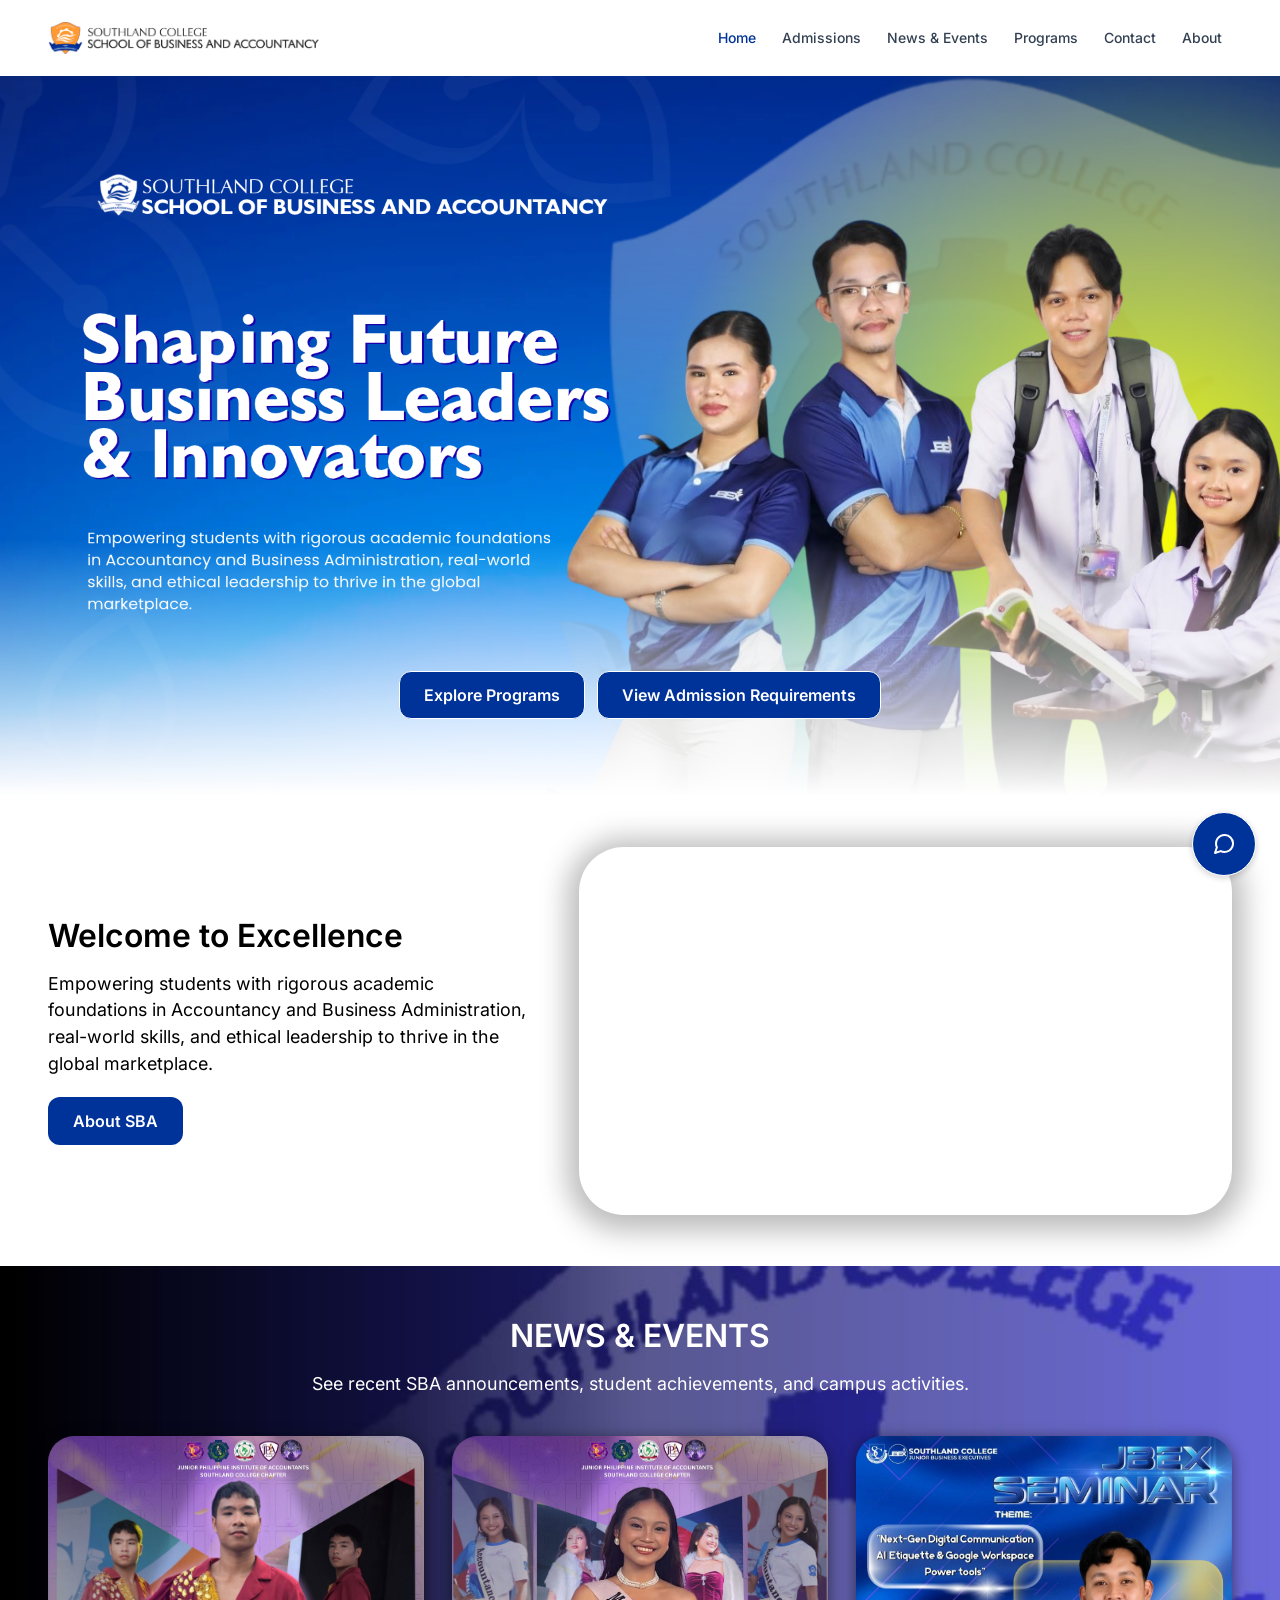
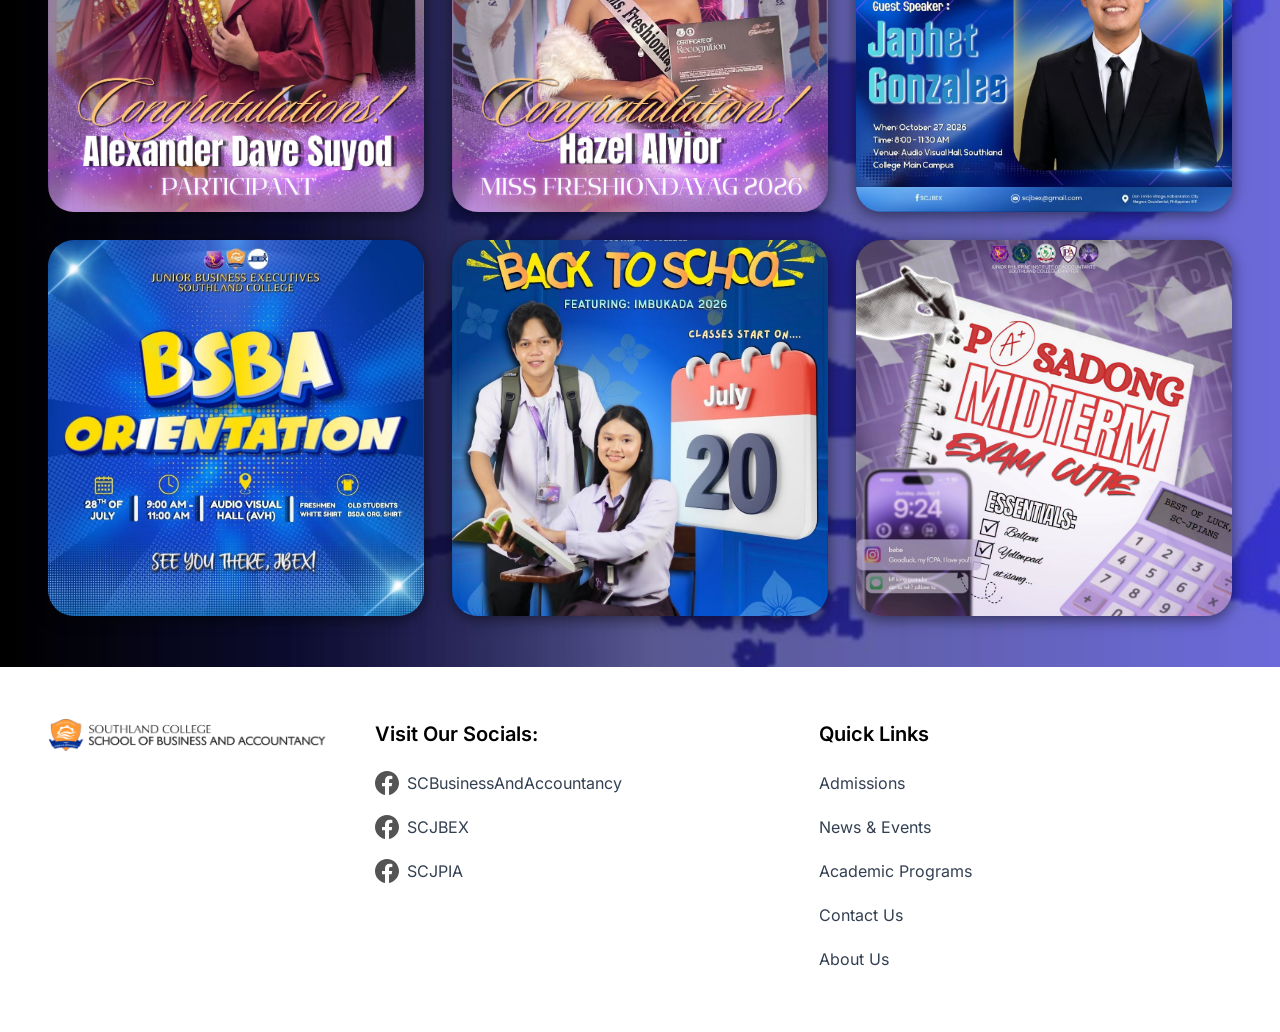
<file: index.html>
<!doctype html>
<html lang="en">
<head>
  <meta charset="utf-8">
  <meta name="viewport" content="width=device-width, initial-scale=1">
  <meta name="description" content="Explore academic programs, admissions, and student life at Southland College’s School of Business and Accountancy.">
  <link rel="icon" type="image/png" sizes="64x64" href="assets/favicon.png">
  <meta property="og:type" content="website">
  <meta property="og:site_name" content="Southland College SBA">
  <meta property="og:title" content="Southland College School of Business and Accountancy">
  <meta property="og:description" content="Explore academic programs, admissions, and student life at Southland College’s School of Business and Accountancy.">
  <meta property="og:url" content="https://scsba.vercel.app/">
  <meta property="og:image" content="https://scsba.vercel.app/assets/share-preview.jpg">
  <meta property="og:image:type" content="image/jpeg">
  <meta property="og:image:width" content="1200">
  <meta property="og:image:height" content="630">
  <meta property="og:image:alt" content="Southland College School of Business and Accountancy students beside the department slogan">
  <meta name="twitter:card" content="summary_large_image">
  <title>Home | Southland College SBA</title>
  <link rel="stylesheet" href="design.css">
  <link rel="stylesheet" href="site.css">
  <script src="site-config.js" defer></script>
  <script src="script.js" defer></script>
</head>
<body class="home-page">
  <a class="skip-link" href="#main-content">Skip to content</a>
  <header class="site-header">
    <a class="site-wordmark" href="index.html"><img src="sba-logo.png" width="1263" height="141" alt="Southland College School of Business and Accountancy"></a>
    <nav class="site-nav" aria-label="Main navigation">
      <a href="index.html" aria-current="page">Home</a>
      <a href="admissions.html" class="admissions-link">Admissions</a>
      <a href="news.html">News &amp; Events</a>
      <a href="programs.html">Programs</a>
      <a href="contact.html">Contact</a>
      <a href="about.html">About</a>
    </nav>
    <button class="site-menu-button" type="button" aria-label="Open menu" aria-haspopup="dialog" aria-controls="mobile-menu" data-open-menu>
      <img src="assets/1fd85.svg" width="24" height="24" alt="">
    </button>
  </header>
  <main id="main-content" tabindex="-1">
    <section class="home-hero">
      <div class="hero-artwork">
        <img src="assets/hero-home.png" width="1920" height="1080" alt="Southland College business and accountancy students" fetchpriority="high" draggable="false">
      </div>
      <div class="home-wrap hero-layout">
        <figure class="hero-photo">
          <img src="assets/hero-home.png" width="1920" height="1080" alt="Southland College business and accountancy students" draggable="false">
        </figure>
        <div class="hero-carousel-controls" role="group" aria-label="Hero photos" hidden>
          <button type="button" data-hero-step="-1" aria-label="Previous photo">
            <svg width="24" height="24" viewBox="0 0 24 24" fill="none" aria-hidden="true">
              <path d="m15 5-7 7 7 7" stroke="currentColor" stroke-width="2.5" stroke-linecap="round" stroke-linejoin="round"/>
            </svg>
          </button>
          <span class="sr-only" data-hero-status role="status"></span>
          <button type="button" data-hero-step="1" aria-label="Next photo">
            <svg width="24" height="24" viewBox="0 0 24 24" fill="none" aria-hidden="true">
              <path d="m9 5 7 7-7 7" stroke="currentColor" stroke-width="2.5" stroke-linecap="round" stroke-linejoin="round"/>
            </svg>
          </button>
        </div>
        <div class="hero-copy">
          <h1>Shaping Future Business Leaders &amp; Innovators</h1>
          <p>Empowering students with rigorous academic foundations in Accountancy and Business Administration, real-world skills, and ethical leadership to thrive in the global marketplace.</p>
        </div>
        <div class="hero-actions">
          <a class="home-button outline" href="programs.html">Explore Programs</a>
          <a class="home-button outline" href="admissions.html">View Admission Requirements</a>
        </div>
      </div>
    </section>

    <section class="home-wrap home-intro" aria-labelledby="intro-title">
      <div class="intro-copy">
        <h2 id="intro-title">Welcome to Excellence</h2>
        <p>Empowering students with rigorous academic foundations in Accountancy and Business Administration, real-world skills, and ethical leadership to thrive in the global marketplace.</p>
        <a class="home-button" href="about.html">About SBA</a>
      </div>
      <div class="intro-video" data-introduction-video>
        <iframe src="https://www.youtube-nocookie.com/embed/H1PbHxajBOk" title="SBA department introduction" loading="lazy" allowfullscreen></iframe>
      </div>
    </section>

    <section class="home-announcements" aria-labelledby="announcements-title">
      <div class="home-wrap">
        <div class="announcements-heading">
          <h2 id="announcements-title">NEWS &amp; EVENTS</h2>
          <p>See recent SBA announcements, student achievements, and campus activities.</p>
        </div>
        <ul class="announcements-grid">
          <li><a href="news.html"><img src="assets/9dd3c.png" width="443" height="443" alt="Congratulations, Alexander Dave Suyod" loading="lazy"></a></li>
          <li><a href="news.html"><img src="assets/5ff62.png" width="443" height="443" alt="Congratulations, Hazel Alivior" loading="lazy"></a></li>
          <li><a href="news.html"><img src="assets/7786a.png" width="443" height="443" alt="Fellowship seminar with Japhet Gonzales" loading="lazy"></a></li>
          <li><a href="news.html"><img src="assets/1371e.png" width="443" height="443" alt="BSBA Orientation" loading="lazy"></a></li>
          <li><a href="news.html"><img src="assets/20076.png" width="443" height="443" alt="Back to School" loading="lazy"></a></li>
          <li><a href="news.html"><img src="assets/dfa9d.png" width="443" height="443" alt="Midterm Exam Cutie" loading="lazy"></a></li>
        </ul>
      </div>
    </section>
  </main>
  <footer class="home-footer">
    <div class="home-wrap footer-layout">
      <a class="footer-wordmark" href="index.html"><img src="sba-logo.png" width="1263" height="141" alt="Southland College School of Business and Accountancy"></a>
      <div>
        <h2>Visit Our Socials:</h2>
        <a href="https://www.facebook.com/SCBusinessAndAccountancy"><img class="footer-social-icon" src="assets/2eb37.svg" width="24" height="24" alt="">SCBusinessAndAccountancy</a>
        <a href="https://www.facebook.com/SCJBEX/"><img class="footer-social-icon" src="assets/2eb37.svg" width="24" height="24" alt="">SCJBEX</a>
        <a href="https://www.facebook.com/SCJPIA"><img class="footer-social-icon" src="assets/2eb37.svg" width="24" height="24" alt="">SCJPIA</a>
      </div>
      <div>
        <h2>Quick Links</h2>
        <a href="admissions.html">Admissions</a>
        <a href="news.html">News &amp; Events</a>
        <a href="programs.html">Academic Programs</a>
        <a href="contact.html">Contact Us</a>
        <a href="about.html">About Us</a>
      </div>
    </div>
  </footer>
  <dialog id="mobile-menu" aria-label="Site menu">
    <header>
      <a class="site-wordmark" href="index.html"><img src="sba-logo.png" width="1263" height="141" alt="Southland College School of Business and Accountancy"></a>
      <form method="dialog"><button>Close <span aria-hidden="true">×</span></button></form>
    </header>
    <nav class="site-nav" aria-label="Main navigation">
      <a href="index.html" aria-current="page">Home</a>
      <a href="admissions.html" class="admissions-link">Admissions</a>
      <a href="news.html">News &amp; Events</a>
      <a href="programs.html">Programs</a>
      <a href="contact.html">Contact</a>
      <a href="about.html">About</a>
    </nav>
  </dialog>
  <button id="chat-launcher" type="button" aria-label="SBA chat" aria-expanded="false" aria-controls="chat-panel">
    <img src="assets/chat-launcher.svg" width="24" height="24" alt="">
  </button>
  <dialog id="chat-panel" aria-labelledby="chat-title">
    <header>
      <h2 id="chat-title">SBA Chat</h2>
      <form method="dialog"><button aria-label="Close chat">×</button></form>
    </header>
    <div id="chat-fallback">
      <p>Contact the SBA office for help with programs and admissions.</p>
      <a href="contact.html">Contact SBA</a>
    </div>
  </dialog>
</body>
</html>
</file>
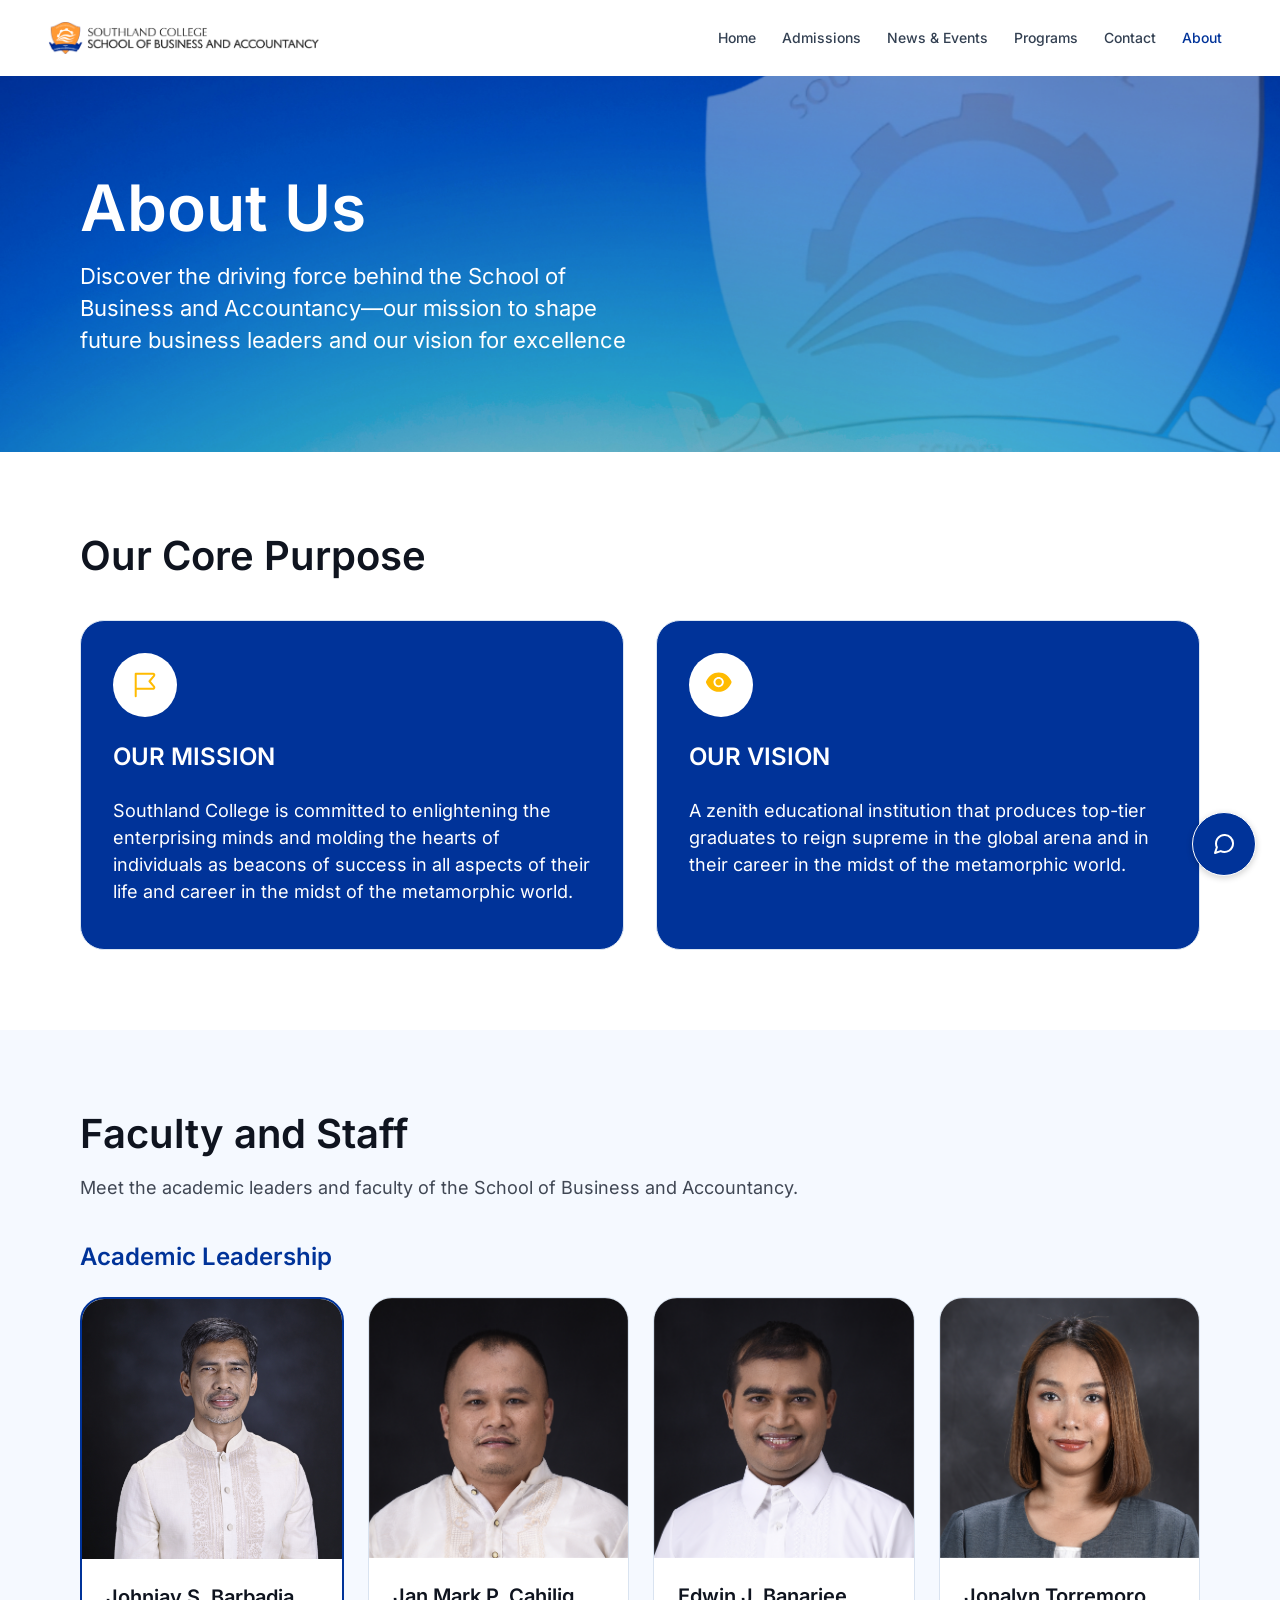
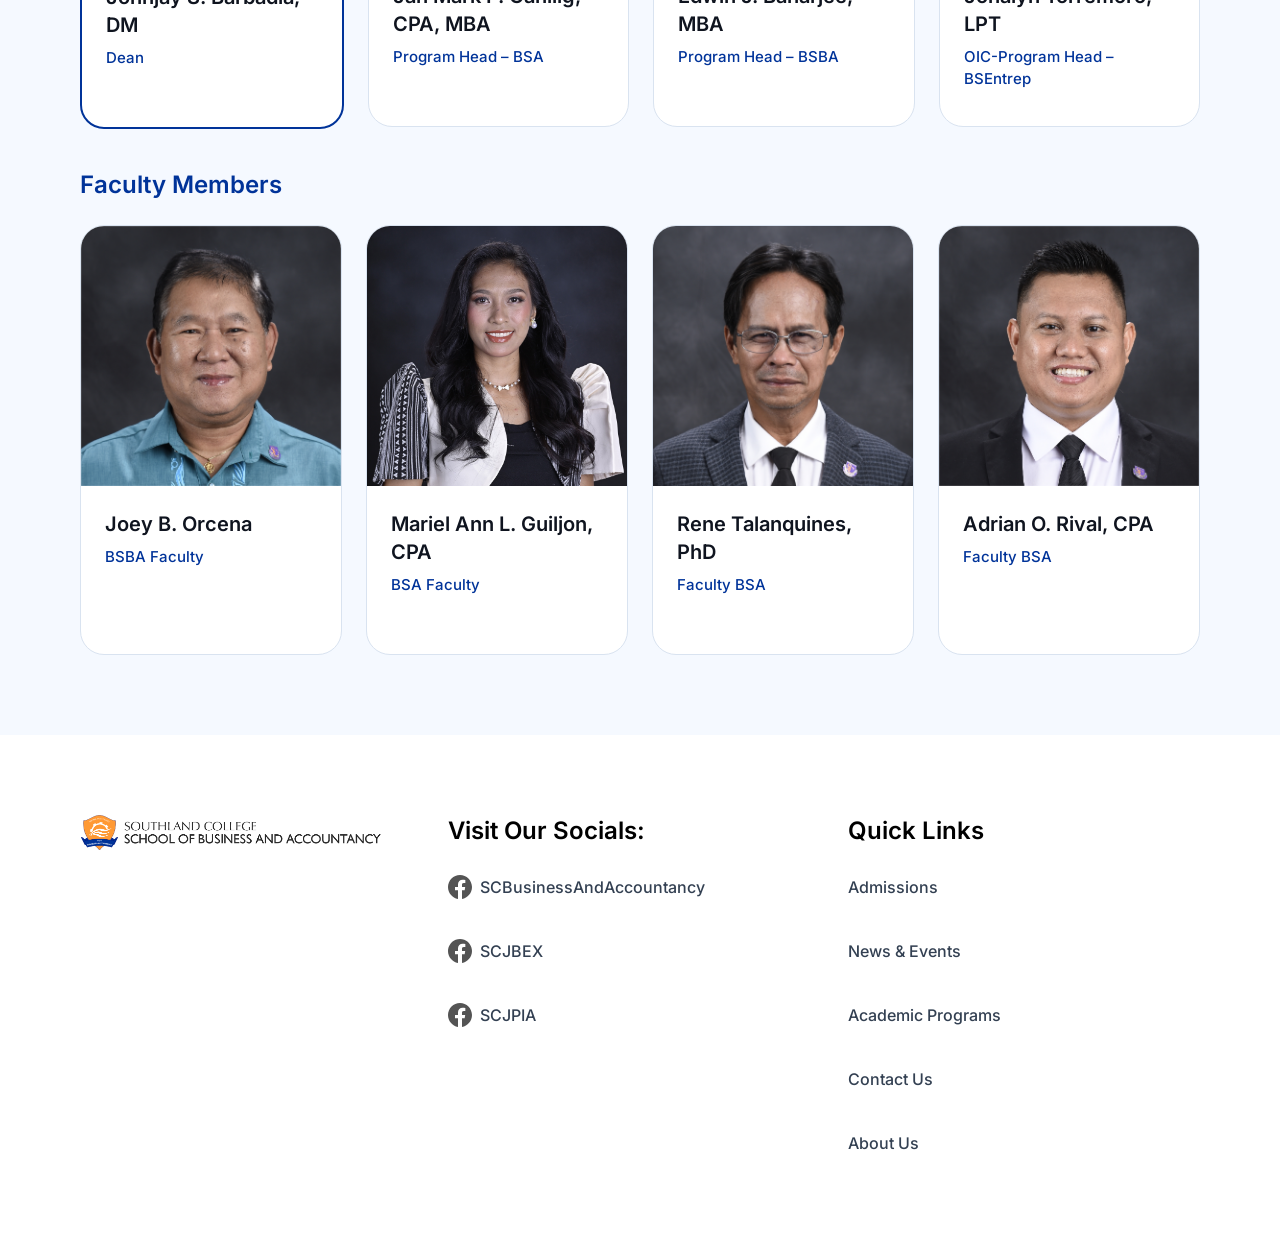
<file: about.html>
<!doctype html>
<html lang="en">
<head>
  <meta charset="utf-8">
  <meta name="viewport" content="width=device-width, initial-scale=1">
  <meta name="description" content="Get to know Southland College SBA’s mission, academic leadership, faculty, and staff.">
  <link rel="icon" type="image/png" sizes="64x64" href="assets/favicon.png">
  <meta property="og:type" content="website">
  <meta property="og:site_name" content="Southland College SBA">
  <meta property="og:title" content="About Us | Southland College SBA">
  <meta property="og:description" content="Get to know Southland College SBA’s mission, academic leadership, faculty, and staff.">
  <meta property="og:url" content="https://scsba.vercel.app/about">
  <meta property="og:image" content="https://scsba.vercel.app/assets/share-preview.jpg">
  <meta property="og:image:type" content="image/jpeg">
  <meta property="og:image:width" content="1200">
  <meta property="og:image:height" content="630">
  <meta property="og:image:alt" content="Southland College School of Business and Accountancy students beside the department slogan">

  <meta name="twitter:card" content="summary_large_image">
  <title>About Us | Southland College SBA</title>
  <link rel="stylesheet" href="design.css">
  <link rel="stylesheet" href="site.css">
  <script src="site-config.js" defer></script>
  <script src="script.js" defer></script>
</head>
<body>
  
  <a class="skip-link desktop-design" href="#main-desktop">Skip to content</a>
  <a class="skip-link phone-design" href="#main-phone">Skip to content</a>
  <header class="site-header">
    <a class="site-wordmark" href="index.html"><img src="sba-logo.png" width="1263" height="141" alt="Southland College School of Business and Accountancy"></a>
    <nav class="site-nav" aria-label="Main navigation">
      <a href="index.html">Home</a>
      <a href="admissions.html" class="admissions-link">Admissions</a>
      <a href="news.html">News &amp; Events</a>
      <a href="programs.html">Programs</a>
      <a href="contact.html">Contact</a>
      <a href="about.html" aria-current="page">About</a>
    </nav>
    <button class="site-menu-button" type="button" aria-label="Open menu" aria-haspopup="dialog" aria-controls="mobile-menu" data-open-menu>
      <img src="assets/1fd85.svg" width="24" height="24" alt="">
    </button>
  </header>
  <div class="bg-[var(--sba-color-surface,white)] content-stretch flex flex-col items-start relative size-full desktop-design" data-node-id="51:6125" data-name="Page / About Us – Desktop">
    <main class="bg-[var(--sba-color-surface,white)] content-stretch flex flex-col items-start relative shrink-0 w-full" data-node-id="51:6127" data-name="Main Content" id="main-desktop" tabindex="-1">
      <div class="content-stretch flex flex-col gap-[var(--space-16,16px)] items-start overflow-clip px-[var(--space-80,80px)] py-[var(--space-96,96px)] relative shrink-0 w-full" data-node-id="51:6128" data-name="About Us / Hero">
        <div class="absolute inset-0 overflow-hidden pointer-events-none">
          <img alt="" class="page-hero-image" src="NEW%20HEADER.png" width="1920" height="800" decoding="async">
        </div>
        <div class="[word-break:break-word] content-stretch flex flex-col gap-[var(--space-16,16px)] items-start max-w-[560px] not-italic overflow-clip relative shrink-0 text-white w-[560px]" data-node-id="51:6129" data-name="Hero / Content">
          <p class="font-semibold leading-[72px] relative shrink-0 text-[64px] w-full" data-node-id="51:6130">About Us</p>
          <p class="font-normal leading-[32px] relative shrink-0 text-[22px] w-full" data-node-id="51:6131">Discover the driving force behind the School of Business and Accountancy—our mission to shape future business leaders and our vision for excellence</p>
        </div>
      </div>
      <div class="content-stretch flex flex-col gap-[var(--space-40,40px)] items-start p-[var(--space-80,80px)] relative shrink-0 w-full" data-node-id="65:3139" data-name="About Us / Mission and Vision">
        <h1 class="[word-break:break-word] font-semibold leading-[48px] not-italic relative shrink-0 text-[#0f141f] text-[40px] w-full" data-node-id="51:6954">Our Core Purpose</h1>
        <div class="content-stretch flex gap-[var(--space-32,32px)] items-start relative shrink-0 w-full" data-node-id="65:3140" data-name="Mission and Vision / Two Columns">
          <div class="bg-[#039] border border-[#dbe5f2] border-solid content-stretch flex flex-[1_0_0] flex-col gap-[var(--space-24,24px)] items-start min-h-[330px] min-w-px p-[var(--space-32,32px)] relative rounded-[24px]" data-node-id="65:3141" data-name="Mission">
            <div class="relative shrink-0 size-[64px]" data-node-id="65:3142" data-name="Icon Badge">
              <img alt="" class="absolute block inset-0 max-w-none size-full" src="assets/ecc5f.svg" decoding="async" loading="lazy">
            </div>
            <p class="[word-break:break-word] font-semibold leading-[32px] min-w-full not-italic relative shrink-0 text-[24px] text-white w-[min-content]" data-node-id="51:6538">OUR MISSION</p>
            <p class="[word-break:break-word] font-normal leading-[27px] min-w-full not-italic relative shrink-0 text-[18px] text-white w-[min-content]" data-node-id="51:6539">Southland College is committed to enlightening the enterprising minds and molding the hearts of individuals as beacons of success in all aspects of their life and career in the midst of the metamorphic world.</p>
          </div>
          <div class="bg-[#039] border border-[#dbe5f2] border-solid content-stretch flex flex-[1_0_0] flex-col gap-[var(--space-24,24px)] items-start min-h-[330px] min-w-px p-[var(--space-32,32px)] relative rounded-[24px]" data-node-id="65:3143" data-name="Vision">
            <div class="content-stretch flex items-center justify-center relative shrink-0 size-[64px]" data-node-id="65:3144" data-name="Icon Badge">
              <div class="relative shrink-0 size-[64px]" data-node-id="51:6541" data-name="Background">
                <img alt="" class="absolute block inset-0 max-w-none size-full" src="assets/3e2e0.svg" decoding="async" loading="lazy">
              </div>
              <div class="-translate-x-1/2 -translate-y-1/2 absolute left-1/2 overflow-clip size-[30px] top-1/2" data-node-id="51:6542" data-name="Icon / Vision">
                <div class="absolute left-0 size-[30px] top-0" data-node-id="51:6546" data-name="ant-design:eye-filled">
                  <img alt="" class="absolute block inset-0 max-w-none size-full" src="assets/e6be8.svg" decoding="async" loading="lazy">
                </div>
              </div>
            </div>
            <p class="[word-break:break-word] font-semibold leading-[32px] min-w-full not-italic relative shrink-0 text-[24px] text-white w-[min-content]" data-node-id="51:6544">OUR VISION</p>
            <p class="[word-break:break-word] font-normal leading-[27px] min-w-full not-italic relative shrink-0 text-[18px] text-white w-[min-content]" data-node-id="51:6545">A zenith educational institution that produces top-tier graduates to reign supreme in the global arena and in their career in the midst of the metamorphic world.</p>
          </div>
        </div>
      </div>
      <div class="bg-[#f5f9ff] content-stretch flex flex-col gap-[var(--space-40,40px)] items-start p-[var(--space-80,80px)] relative shrink-0 w-full" data-node-id="65:3145" data-name="About Us / Faculty and Staff">
        <div class="[word-break:break-word] content-stretch flex flex-col gap-[var(--space-16,16px)] items-start not-italic relative shrink-0 w-full" data-node-id="65:3146" data-name="Directory / Heading">
          <p class="font-semibold leading-[48px] relative shrink-0 text-[#0f141f] text-[40px] w-full" data-node-id="65:3147">Faculty and Staff</p>
          <p class="font-normal leading-[27px] relative shrink-0 text-[#404754] text-[18px] w-full" data-node-id="65:3148">Meet the academic leaders and faculty of the School of Business and Accountancy.</p>
        </div>
        <div class="content-stretch flex flex-col gap-[var(--space-24,24px)] items-start relative shrink-0 w-full" data-node-id="65:3154" data-name="Directory / Academic Leadership">
          <p class="[word-break:break-word] font-semibold leading-[32px] not-italic relative shrink-0 text-[#039] text-[24px] w-full" data-node-id="65:3155">Academic Leadership</p>
          <div class="content-stretch flex gap-[var(--space-24,24px)] items-start relative shrink-0 w-full" data-node-id="65:3156" data-name="Profile Row / Four Columns">
            <div class="bg-[var(--sba-color-surface,white)] border-2 border-[var(--sba-color-brand,#039)] border-solid content-stretch flex flex-[1_0_0] flex-col items-start min-w-px overflow-clip relative rounded-[24px]" data-node-id="65:3157" data-name="Profile / Johnjay S. Barbadia, DM">
              <div class="aspect-[302/302] relative shrink-0 w-full" data-node-id="I65:3157;65:3150" data-name="Portrait / Johnjay S. Barbadia, DM">
                <img alt="" class="absolute inset-0 max-w-none object-cover pointer-events-none size-full" src="assets/b7f6f.png" decoding="async" loading="lazy">
              </div>
              <div class="[word-break:break-word] content-stretch flex flex-col gap-[var(--space-8,8px)] items-start min-h-[168px] not-italic p-[var(--space-24,24px)] relative shrink-0 w-full" data-node-id="I65:3157;65:3151" data-name="Profile / Details">
                <p class="font-semibold leading-[28px] relative shrink-0 text-[#0f141f] text-[20px] w-full" data-node-id="I65:3157;65:3152">Johnjay S. Barbadia, DM</p>
                <p class="font-medium leading-[22px] relative shrink-0 text-[#039] text-[15px] w-full" data-node-id="I65:3157;65:3153">Dean</p>
              </div>
            </div>
            <div class="bg-[var(--sba-color-surface,white)] border border-[#d9e3f0] border-solid content-stretch flex flex-[1_0_0] flex-col items-start min-w-px overflow-clip relative rounded-[24px]" data-node-id="65:3162" data-name="Profile / Jan Mark P. Cahilig, CPA, MBA">
              <div class="aspect-[302/302] relative shrink-0 w-full" data-node-id="I65:3162;65:3150" data-name="Portrait / Jan Mark P. Cahilig, CPA, MBA">
                <img alt="" class="absolute inset-0 max-w-none object-cover pointer-events-none size-full" src="assets/fb4c8.png" decoding="async" loading="lazy">
              </div>
              <div class="[word-break:break-word] content-stretch flex flex-col gap-[var(--space-8,8px)] items-start min-h-[168px] not-italic p-[var(--space-24,24px)] relative shrink-0 w-full" data-node-id="I65:3162;65:3151" data-name="Profile / Details">
                <p class="font-semibold leading-[28px] relative shrink-0 text-[#0f141f] text-[20px] w-full" data-node-id="I65:3162;65:3152">Jan Mark P. Cahilig, CPA, MBA</p>
                <p class="font-medium leading-[22px] relative shrink-0 text-[#039] text-[15px] w-full" data-node-id="I65:3162;65:3153">Program Head – BSA</p>
              </div>
            </div>
            <div class="bg-[var(--sba-color-surface,white)] border border-[#d9e3f0] border-solid content-stretch flex flex-[1_0_0] flex-col items-start min-w-px overflow-clip relative rounded-[24px]" data-node-id="65:3167" data-name="Profile / Edwin J. Banarjee, MBA">
              <div class="aspect-[302/302] relative shrink-0 w-full" data-node-id="I65:3167;65:3150" data-name="Portrait / Edwin J. Banarjee, MBA">
                <img alt="" class="absolute inset-0 max-w-none object-cover pointer-events-none size-full" src="assets/c9315.png" decoding="async" loading="lazy">
              </div>
              <div class="[word-break:break-word] content-stretch flex flex-col gap-[var(--space-8,8px)] items-start min-h-[168px] not-italic p-[var(--space-24,24px)] relative shrink-0 w-full" data-node-id="I65:3167;65:3151" data-name="Profile / Details">
                <p class="font-semibold leading-[28px] relative shrink-0 text-[#0f141f] text-[20px] w-full" data-node-id="I65:3167;65:3152">Edwin J. Banarjee, MBA</p>
                <p class="font-medium leading-[22px] relative shrink-0 text-[#039] text-[15px] w-full" data-node-id="I65:3167;65:3153">Program Head – BSBA</p>
              </div>
            </div>
            <div class="bg-[var(--sba-color-surface,white)] border border-[#d9e3f0] border-solid content-stretch flex flex-[1_0_0] flex-col items-start min-w-px overflow-clip relative rounded-[24px]" data-node-id="65:3172" data-name="Profile / Jonalyn Torremoro, LPT">
              <div class="aspect-[302/302] relative shrink-0 w-full" data-node-id="I65:3172;65:3150" data-name="Portrait / Jonalyn Torremoro, LPT">
                <img alt="" class="absolute inset-0 max-w-none object-cover pointer-events-none size-full" src="assets/1b2f9.png" decoding="async" loading="lazy">
              </div>
              <div class="[word-break:break-word] content-stretch flex flex-col gap-[var(--space-8,8px)] items-start min-h-[168px] not-italic p-[var(--space-24,24px)] relative shrink-0 w-full" data-node-id="I65:3172;65:3151" data-name="Profile / Details">
                <p class="font-semibold leading-[28px] relative shrink-0 text-[#0f141f] text-[20px] w-full" data-node-id="I65:3172;65:3152">Jonalyn Torremoro, LPT</p>
                <p class="font-medium leading-[22px] relative shrink-0 text-[#039] text-[15px] w-full" data-node-id="I65:3172;65:3153">OIC-Program Head – BSEntrep</p>
              </div>
            </div>
          </div>
        </div>
        <div class="content-stretch flex flex-col gap-[var(--space-24,24px)] items-start relative shrink-0 w-full" data-node-id="65:3177" data-name="Directory / Faculty">
          <p class="[word-break:break-word] font-semibold leading-[32px] not-italic relative shrink-0 text-[#039] text-[24px] w-full" data-node-id="65:3178">Faculty Members</p>
          <div class="content-stretch flex gap-[var(--space-24,24px)] items-start relative shrink-0 w-full" data-node-id="65:3179" data-name="Profile Row / Four Columns">
            <div class="bg-[var(--sba-color-surface,white)] border border-[#d9e3f0] border-solid content-stretch flex flex-[1_0_0] flex-col items-start min-w-px overflow-clip relative rounded-[24px]" data-node-id="65:3180" data-name="Profile / Joey B. Orcena">
              <div class="aspect-[302/302] relative shrink-0 w-full" data-node-id="I65:3180;65:3150" data-name="Portrait / Joey B. Orcena">
                <img alt="" class="absolute inset-0 max-w-none object-cover pointer-events-none size-full" src="assets/3b0ab.png" decoding="async" loading="lazy">
              </div>
              <div class="[word-break:break-word] content-stretch flex flex-col gap-[var(--space-8,8px)] items-start min-h-[168px] not-italic p-[var(--space-24,24px)] relative shrink-0 w-full" data-node-id="I65:3180;65:3151" data-name="Profile / Details">
                <p class="font-semibold leading-[28px] relative shrink-0 text-[#0f141f] text-[20px] w-full" data-node-id="I65:3180;65:3152">Joey B. Orcena</p>
                <p class="font-medium leading-[22px] relative shrink-0 text-[#039] text-[15px] w-full" data-node-id="I65:3180;65:3153">BSBA Faculty</p>
              </div>
            </div>
            <div class="bg-[var(--sba-color-surface,white)] border border-[#d9e3f0] border-solid content-stretch flex flex-[1_0_0] flex-col items-start min-w-px overflow-clip relative rounded-[24px]" data-node-id="65:3185" data-name="Profile / Mariel Ann L. Guiljon, CPA">
              <div class="aspect-[302/302] relative shrink-0 w-full" data-node-id="I65:3185;65:3150" data-name="Portrait / Mariel Ann L. Guiljon, CPA">
                <div class="absolute inset-0 overflow-hidden pointer-events-none">
                  <img alt="" class="absolute left-[-13.82%] max-w-none size-[117%] top-[0.21%]" src="assets/371e0.png" decoding="async" loading="lazy">
                </div>
              </div>
              <div class="[word-break:break-word] content-stretch flex flex-col gap-[var(--space-8,8px)] items-start min-h-[168px] not-italic p-[var(--space-24,24px)] relative shrink-0 w-full" data-node-id="I65:3185;65:3151" data-name="Profile / Details">
                <p class="font-semibold leading-[28px] relative shrink-0 text-[#0f141f] text-[20px] w-full" data-node-id="I65:3185;65:3152">Mariel Ann L. Guiljon, CPA</p>
                <p class="font-medium leading-[22px] relative shrink-0 text-[#039] text-[15px] w-full" data-node-id="I65:3185;65:3153">BSA Faculty</p>
              </div>
            </div>
            <div class="bg-[var(--sba-color-surface,white)] border border-[#d9e3f0] border-solid content-stretch flex flex-[1_0_0] flex-col items-start min-w-px overflow-clip relative rounded-[24px]" data-node-id="65:3190" data-name="Profile / Rene Talanquines, PhD">
              <div class="aspect-[302/302] relative shrink-0 w-full" data-node-id="I65:3190;65:3150" data-name="Portrait / Rene Talanquines, PhD">
                <img alt="" class="absolute inset-0 max-w-none object-cover pointer-events-none size-full" src="assets/48944.png" decoding="async" loading="lazy">
              </div>
              <div class="[word-break:break-word] content-stretch flex flex-col gap-[var(--space-8,8px)] items-start min-h-[168px] not-italic p-[var(--space-24,24px)] relative shrink-0 w-full" data-node-id="I65:3190;65:3151" data-name="Profile / Details">
                <p class="font-semibold leading-[28px] relative shrink-0 text-[#0f141f] text-[20px] w-full" data-node-id="I65:3190;65:3152">Rene Talanquines, PhD</p>
                <p class="font-medium leading-[22px] relative shrink-0 text-[#039] text-[15px] w-full" data-node-id="I65:3190;65:3153">Faculty BSA</p>
              </div>
            </div>
            <div class="bg-[var(--sba-color-surface,white)] border border-[#d9e3f0] border-solid content-stretch flex flex-[1_0_0] flex-col items-start min-w-px overflow-clip relative rounded-[24px]" data-node-id="65:3195" data-name="Profile / Adrian O. Rival, CPA">
              <div class="aspect-[302/302] relative shrink-0 w-full" data-node-id="I65:3195;65:3150" data-name="Portrait / Adrian O. Rival, CPA">
                <img alt="" class="absolute inset-0 max-w-none object-cover pointer-events-none size-full" src="assets/22c93.png" decoding="async" loading="lazy">
              </div>
              <div class="[word-break:break-word] content-stretch flex flex-col gap-[var(--space-8,8px)] items-start min-h-[168px] not-italic p-[var(--space-24,24px)] relative shrink-0 w-full" data-node-id="I65:3195;65:3151" data-name="Profile / Details">
                <p class="font-semibold leading-[28px] relative shrink-0 text-[#0f141f] text-[20px] w-full" data-node-id="I65:3195;65:3152">Adrian O. Rival, CPA</p>
                <p class="font-medium leading-[22px] relative shrink-0 text-[#039] text-[15px] w-full" data-node-id="I65:3195;65:3153">Faculty BSA</p>
              </div>
            </div>
          </div>
        </div>
      </div>
    </main>
    <footer class="bg-[var(--sba-color-surface,white)] content-stretch flex gap-[var(--space-48,48px)] items-start overflow-clip p-[var(--space-80,80px)] relative shrink-0 w-full" data-node-id="51:6141" data-name="Footer / Main">
      <div class="block cursor-pointer h-[81.951px] overflow-clip relative shrink-0 w-[320px]" data-node-id="I51:6141;28:905" data-name="Logo / Department">
        <img class="sba-logo" src="sba-logo.png" width="1263" height="141" alt="Southland College School of Business and Accountancy">
      </div>
      <div class="content-stretch flex flex-[1_0_0] flex-col gap-[var(--space-16,16px)] items-start min-w-px relative" data-node-id="I51:6141;40:434" data-name="Social Links">
        <p class="[word-break:break-word] font-semibold leading-[32px] not-italic relative shrink-0 text-[24px] text-black w-full" data-node-id="I51:6141;28:1059">Visit Our Socials:</p>
        <a class="content-stretch cursor-pointer flex gap-[var(--space-8,8px)] items-center relative shrink-0 w-full" href="https://www.facebook.com/SCBusinessAndAccountancy" data-node-id="I51:6141;28:1063" target="_blank" data-name="Social / SCBusinessAndAccountancy" rel="noopener noreferrer">
          <img class="footer-social-icon" src="assets/2eb37.svg" width="24" height="24" alt="">
          <div class="content-stretch flex items-center min-h-[48px] py-[12px] relative shrink-0" data-node-id="I51:6141;121:9083" data-name="Link / SCBusinessAndAccountancy">
            <p class="[word-break:break-word] font-medium leading-[24px] not-italic relative shrink-0 text-[16px] text-[color:var(--color-link-default,#334052)] text-left whitespace-nowrap" data-node-id="I51:6141;121:9083;119:8751">SCBusinessAndAccountancy</p>
          </div>
        </a>
        <a class="content-stretch cursor-pointer flex gap-[var(--space-8,8px)] items-center relative shrink-0 w-full" href="https://www.facebook.com/SCJBEX/" data-node-id="I51:6141;28:1082" target="_blank" data-name="Social / SCJBEX" rel="noopener noreferrer">
          <img class="footer-social-icon" src="assets/2eb37.svg" width="24" height="24" alt="">
          <div class="content-stretch flex items-center min-h-[48px] py-[12px] relative shrink-0" data-node-id="I51:6141;121:9088" data-name="Link / SCJBEX">
            <p class="[word-break:break-word] font-medium leading-[24px] not-italic relative shrink-0 text-[16px] text-[color:var(--color-link-default,#334052)] text-left whitespace-nowrap" data-node-id="I51:6141;121:9088;119:8751">SCJBEX</p>
          </div>
        </a>
        <a class="content-stretch cursor-pointer flex gap-[var(--space-8,8px)] items-center relative shrink-0 w-full" href="https://www.facebook.com/SCJPIA" data-node-id="I51:6141;28:1093" target="_blank" data-name="Social / SCJPIA" rel="noopener noreferrer">
          <img class="footer-social-icon" src="assets/2eb37.svg" width="24" height="24" alt="">
          <div class="content-stretch flex items-center min-h-[48px] py-[12px] relative shrink-0" data-node-id="I51:6141;121:9093" data-name="Link / SCJPIA">
            <p class="[word-break:break-word] font-medium leading-[24px] not-italic relative shrink-0 text-[16px] text-[color:var(--color-link-default,#334052)] text-left whitespace-nowrap" data-node-id="I51:6141;121:9093;119:8751">SCJPIA</p>
          </div>
        </a>
      </div>
      <div class="content-stretch flex flex-[1_0_0] flex-col gap-[var(--space-16,16px)] items-start min-w-px relative" data-node-id="I51:6141;40:435" data-name="Quick Links">
        <p class="[word-break:break-word] font-semibold leading-[32px] min-w-full not-italic relative shrink-0 text-[24px] text-black w-[min-content]" data-node-id="I51:6141;28:1060">Quick Links</p>
        <a class="content-stretch cursor-pointer flex flex-col items-start relative shrink-0 w-full" data-node-id="I51:6141;28:1103" data-name="Link" href="admissions.html">
          <div class="content-stretch flex items-center min-h-[48px] py-[12px] relative shrink-0" data-node-id="I51:6141;121:9098" data-name="Link / Admissions">
            <p class="[word-break:break-word] font-medium leading-[24px] not-italic relative shrink-0 text-[16px] text-[color:var(--color-link-default,#334052)] text-left whitespace-nowrap" data-node-id="I51:6141;121:9098;119:8751">Admissions</p>
          </div>
        </a>
        <a class="content-stretch cursor-pointer flex flex-col items-start relative shrink-0 w-full" data-node-id="I51:6141;28:1115" data-name="Link" href="news.html">
          <div class="content-stretch flex items-center min-h-[48px] py-[12px] relative shrink-0" data-node-id="I51:6141;121:9103" data-name="Link / News &amp; Events">
            <p class="[word-break:break-word] font-medium leading-[24px] not-italic relative shrink-0 text-[16px] text-[color:var(--color-link-default,#334052)] text-left whitespace-nowrap" data-node-id="I51:6141;121:9103;119:8751">News &amp; Events</p>
          </div>
        </a>
        <a class="content-stretch cursor-pointer flex items-center min-h-[48px] py-[12px] relative shrink-0" data-node-id="I51:6141;121:9108" data-name="Link / Academic Programs" href="programs.html">
          <p class="[word-break:break-word] font-medium leading-[24px] not-italic relative shrink-0 text-[16px] text-[color:var(--color-link-default,#334052)] whitespace-nowrap" data-node-id="I51:6141;121:9108;119:8751">Academic Programs</p>
        </a>
        <a class="content-stretch cursor-pointer flex items-center min-h-[48px] py-[12px] relative shrink-0" data-node-id="I51:6141;121:9113" data-name="Link / Contact Us" href="contact.html">
          <p class="[word-break:break-word] font-medium leading-[24px] not-italic relative shrink-0 text-[16px] text-[color:var(--color-link-default,#334052)] whitespace-nowrap" data-node-id="I51:6141;121:9113;119:8751">Contact Us</p>
        </a>
        <a class="content-stretch cursor-pointer flex items-center min-h-[48px] py-[12px] relative shrink-0" data-node-id="I51:6141;121:9118" data-name="Link / About Us" href="about.html">
          <p class="[word-break:break-word] font-medium leading-[24px] not-italic relative shrink-0 text-[16px] text-[color:var(--color-link-default,#334052)] whitespace-nowrap" data-node-id="I51:6141;121:9118;119:8751">About Us</p>
        </a>
      </div>
    </footer>
  </div>
  <div class="bg-[var(--sba-color-surface,white)] content-stretch flex flex-col items-start relative size-full phone-design" data-node-id="71:15396" data-name="Page / About Us – Phone">
    <main class="bg-[var(--sba-color-surface,white)] content-stretch flex flex-col items-start relative shrink-0 w-full" data-node-id="71:15398" data-name="Main Content" id="main-phone" tabindex="-1">
      <div class="content-stretch flex flex-col items-start overflow-clip px-[var(--space-24,24px)] py-[48px] relative shrink-0 w-full" data-node-id="71:15399" data-name="About Us / Hero">
        <div class="absolute inset-0 overflow-hidden pointer-events-none">
          <img alt="" class="page-hero-image" src="NEW%20HEADER.png" width="1920" height="800" decoding="async">
        </div>
        <div class="[word-break:break-word] content-stretch flex flex-col gap-[16px] items-start not-italic overflow-clip relative shrink-0 text-white w-full" data-node-id="71:15400" data-name="Hero / Content">
          <h1 class="font-semibold leading-[40px] relative shrink-0 text-[32px] w-full" data-node-id="71:15401">About Us</h1>
          <p class="font-normal leading-[24px] relative shrink-0 text-[16px] w-full" data-node-id="71:15402">Discover the driving force behind the School of Business and Accountancy—our mission to shape future business leaders and our vision for excellence</p>
        </div>
      </div>
      <div class="content-stretch flex flex-col gap-[var(--space-32,32px)] items-start px-[var(--space-24,24px)] py-[var(--space-48,48px)] relative shrink-0 w-full" data-node-id="71:15403" data-name="About Us / Mission and Vision">
        <p class="[word-break:break-word] font-semibold leading-[36px] not-italic relative shrink-0 text-[#0f141f] text-[28px] w-full" data-node-id="71:15404">Our Core Purpose</p>
        <div class="content-stretch flex flex-col gap-[24px] items-start relative shrink-0 w-full" data-node-id="71:15405" data-name="Mission and Vision / Two Columns">
          <div class="bg-[#039] border border-[#dbe5f2] border-solid content-stretch flex flex-col gap-[24px] items-start px-[20px] py-[24px] relative rounded-[24px] shrink-0 w-full" data-node-id="71:15406" data-name="Mission">
            <div class="relative shrink-0 size-[64px]" data-node-id="71:15407" data-name="Icon Badge">
              <img alt="" class="absolute block inset-0 max-w-none size-full" src="assets/ecc5f.svg" decoding="async" loading="lazy">
            </div>
            <p class="[word-break:break-word] font-semibold leading-[30px] min-w-full not-italic relative shrink-0 text-[22px] text-white w-[min-content]" data-node-id="71:15410">OUR MISSION</p>
            <p class="[word-break:break-word] font-normal leading-[24px] min-w-full not-italic relative shrink-0 text-[16px] text-white w-[min-content]" data-node-id="71:15411">Southland College is committed to enlightening the enterprising minds and molding the hearts of individuals as beacons of success in all aspects of their life and career in the midst of the metamorphic world.</p>
          </div>
          <div class="bg-[#039] border border-[#dbe5f2] border-solid content-stretch flex flex-col gap-[24px] items-start px-[20px] py-[24px] relative rounded-[24px] shrink-0 w-full" data-node-id="71:15412" data-name="Vision">
            <div class="content-stretch flex items-center justify-center relative shrink-0 size-[64px]" data-node-id="71:15413" data-name="Icon Badge">
              <div class="relative shrink-0 size-[64px]" data-node-id="71:15414" data-name="Background">
                <img alt="" class="absolute block inset-0 max-w-none size-full" src="assets/3e2e0.svg" decoding="async" loading="lazy">
              </div>
              <div class="-translate-x-1/2 -translate-y-1/2 absolute left-1/2 overflow-clip size-[30px] top-1/2" data-node-id="71:15415" data-name="Icon / Vision">
                <div class="absolute left-0 size-[30px] top-0" data-node-id="71:15416" data-name="ant-design:eye-filled">
                  <img alt="" class="absolute block inset-0 max-w-none size-full" src="assets/e6be8.svg" decoding="async" loading="lazy">
                </div>
              </div>
            </div>
            <p class="[word-break:break-word] font-semibold leading-[30px] min-w-full not-italic relative shrink-0 text-[22px] text-white w-[min-content]" data-node-id="71:15418">OUR VISION</p>
            <p class="[word-break:break-word] font-normal leading-[24px] min-w-full not-italic relative shrink-0 text-[16px] text-white w-[min-content]" data-node-id="71:15419">A zenith educational institution that produces top-tier graduates to reign supreme in the global arena and in their career in the midst of the metamorphic world.</p>
          </div>
        </div>
      </div>
      <div class="bg-[#f5f9ff] content-stretch flex flex-col gap-[var(--space-32,32px)] items-start px-[var(--space-24,24px)] py-[var(--space-48,48px)] relative shrink-0 w-full" data-node-id="71:15420" data-name="About Us / Faculty and Staff">
        <div class="[word-break:break-word] content-stretch flex flex-col gap-[16px] items-start not-italic relative shrink-0 w-full" data-node-id="71:15421" data-name="Directory / Heading">
          <p class="font-semibold leading-[36px] relative shrink-0 text-[#0f141f] text-[28px] w-full" data-node-id="71:15422">Faculty and Staff</p>
          <p class="font-normal leading-[24px] relative shrink-0 text-[#404754] text-[16px] w-full" data-node-id="71:15423">Meet the academic leaders and faculty of the School of Business and Accountancy.</p>
        </div>
        <div class="content-stretch flex flex-col gap-[24px] items-start relative shrink-0 w-full" data-node-id="71:15424" data-name="Directory / Academic Leadership">
          <p class="[word-break:break-word] font-semibold leading-[30px] not-italic relative shrink-0 text-[#039] text-[22px] w-full" data-node-id="71:15425">Academic Leadership</p>
          <div class="content-start flex flex-wrap gap-[24px_16px] items-start relative shrink-0 w-full" data-node-id="71:15426" data-name="Profile Row / Four Columns">
            <div class="bg-[var(--sba-color-surface,white)] border-2 border-[var(--sba-color-brand,#039)] border-solid content-stretch flex flex-[1_0_0] flex-col items-start min-w-[140px] overflow-clip relative rounded-[24px]" data-node-id="71:15859" data-name="Profile / Johnjay S. Barbadia, DM">
              <div class="aspect-[302/302] relative shrink-0 w-full" data-node-id="71:15860" data-name="Portrait / Johnjay S. Barbadia, DM">
                <img alt="" class="absolute inset-0 max-w-none object-cover pointer-events-none size-full" src="assets/b7f6f.png" decoding="async" loading="lazy">
              </div>
              <div class="[word-break:break-word] content-stretch flex flex-col gap-[8px] items-start leading-[24px] min-h-[168px] not-italic px-[12px] py-[16px] relative shrink-0 text-[16px] w-full" data-node-id="71:15861" data-name="Profile / Details">
                <p class="font-semibold relative shrink-0 text-[#0f141f] w-full" data-node-id="71:15862">Johnjay S. Barbadia, DM</p>
                <p class="font-medium relative shrink-0 text-[#039] w-full" data-node-id="71:15863">Dean</p>
              </div>
            </div>
            <div class="bg-[var(--sba-color-surface,white)] border border-[#d9e3f0] border-solid content-stretch flex flex-[1_0_0] flex-col items-start min-w-[140px] overflow-clip relative rounded-[24px]" data-node-id="71:15864" data-name="Profile / Jan Mark P. Cahilig, CPA, MBA">
              <div class="aspect-[302/302] relative shrink-0 w-full" data-node-id="71:15865" data-name="Portrait / Jan Mark P. Cahilig, CPA, MBA">
                <img alt="" class="absolute inset-0 max-w-none object-cover pointer-events-none size-full" src="assets/fb4c8.png" decoding="async" loading="lazy">
              </div>
              <div class="[word-break:break-word] content-stretch flex flex-col gap-[8px] items-start leading-[24px] min-h-[168px] not-italic px-[12px] py-[16px] relative shrink-0 text-[16px] w-full" data-node-id="71:15866" data-name="Profile / Details">
                <p class="font-semibold relative shrink-0 text-[#0f141f] w-full" data-node-id="71:15867">Jan Mark P. Cahilig, CPA, MBA</p>
                <p class="font-medium relative shrink-0 text-[#039] w-full" data-node-id="71:15868">Program Head – BSA</p>
              </div>
            </div>
            <div class="bg-[var(--sba-color-surface,white)] border border-[#d9e3f0] border-solid content-stretch flex flex-[1_0_0] flex-col items-start min-w-[140px] overflow-clip relative rounded-[24px]" data-node-id="71:15869" data-name="Profile / Edwin J. Banarjee, MBA">
              <div class="aspect-[302/302] relative shrink-0 w-full" data-node-id="71:15870" data-name="Portrait / Edwin J. Banarjee, MBA">
                <img alt="" class="absolute inset-0 max-w-none object-cover pointer-events-none size-full" src="assets/c9315.png" decoding="async" loading="lazy">
              </div>
              <div class="[word-break:break-word] content-stretch flex flex-col gap-[8px] items-start leading-[24px] min-h-[168px] not-italic px-[12px] py-[16px] relative shrink-0 text-[16px] w-full" data-node-id="71:15871" data-name="Profile / Details">
                <p class="font-semibold relative shrink-0 text-[#0f141f] w-full" data-node-id="71:15872">Edwin J. Banarjee, MBA</p>
                <p class="font-medium relative shrink-0 text-[#039] w-full" data-node-id="71:15873">Program Head – BSBA</p>
              </div>
            </div>
            <div class="bg-[var(--sba-color-surface,white)] border border-[#d9e3f0] border-solid content-stretch flex flex-[1_0_0] flex-col items-start min-w-[140px] overflow-clip relative rounded-[24px]" data-node-id="71:15874" data-name="Profile / Jonalyn Torremoro, LPT">
              <div class="aspect-[302/302] relative shrink-0 w-full" data-node-id="71:15875" data-name="Portrait / Jonalyn Torremoro, LPT">
                <img alt="" class="absolute inset-0 max-w-none object-cover pointer-events-none size-full" src="assets/1b2f9.png" decoding="async" loading="lazy">
              </div>
              <div class="[word-break:break-word] content-stretch flex flex-col gap-[8px] items-start leading-[24px] min-h-[168px] not-italic px-[12px] py-[16px] relative shrink-0 text-[16px] w-full" data-node-id="71:15876" data-name="Profile / Details">
                <p class="font-semibold relative shrink-0 text-[#0f141f] w-full" data-node-id="71:15877">Jonalyn Torremoro, LPT</p>
                <p class="font-medium relative shrink-0 text-[#039] w-full" data-node-id="71:15878">OIC-Program Head – BSEntrep</p>
              </div>
            </div>
          </div>
        </div>
        <div class="content-stretch flex flex-col gap-[24px] items-start relative shrink-0 w-full" data-node-id="71:15431" data-name="Directory / Faculty">
          <p class="[word-break:break-word] font-semibold leading-[30px] not-italic relative shrink-0 text-[#039] text-[22px] w-full" data-node-id="71:15432">Faculty Members</p>
          <div class="content-start flex flex-wrap gap-[24px_16px] items-start relative shrink-0 w-full" data-node-id="71:15433" data-name="Profile Row / Four Columns">
            <div class="bg-[var(--sba-color-surface,white)] border border-[#d9e3f0] border-solid content-stretch flex flex-[1_0_0] flex-col items-start min-w-[140px] overflow-clip relative rounded-[24px]" data-node-id="71:15879" data-name="Profile / Joey B. Orcena">
              <div class="aspect-[302/302] relative shrink-0 w-full" data-node-id="71:15880" data-name="Portrait / Joey B. Orcena">
                <img alt="" class="absolute inset-0 max-w-none object-cover pointer-events-none size-full" src="assets/3b0ab.png" decoding="async" loading="lazy">
              </div>
              <div class="[word-break:break-word] content-stretch flex flex-col gap-[8px] items-start leading-[24px] min-h-[168px] not-italic px-[12px] py-[16px] relative shrink-0 text-[16px] w-full" data-node-id="71:15881" data-name="Profile / Details">
                <p class="font-semibold relative shrink-0 text-[#0f141f] w-full" data-node-id="71:15882">Joey B. Orcena</p>
                <p class="font-medium relative shrink-0 text-[#039] w-full" data-node-id="71:15883">BSBA Faculty</p>
              </div>
            </div>
            <div class="bg-[var(--sba-color-surface,white)] border border-[#d9e3f0] border-solid content-stretch flex flex-[1_0_0] flex-col items-start min-w-[140px] overflow-clip relative rounded-[24px]" data-node-id="71:15884" data-name="Profile / Mariel Ann L. Guiljon, CPA">
              <div class="aspect-[302/302] relative shrink-0 w-full" data-node-id="71:15885" data-name="Portrait / Mariel Ann L. Guiljon, CPA">
                <img alt="" class="absolute inset-0 max-w-none object-cover pointer-events-none size-full" src="assets/371e0.png" decoding="async" loading="lazy">
              </div>
              <div class="[word-break:break-word] content-stretch flex flex-col gap-[8px] items-start leading-[24px] min-h-[168px] not-italic px-[12px] py-[16px] relative shrink-0 text-[16px] w-full" data-node-id="71:15886" data-name="Profile / Details">
                <p class="font-semibold relative shrink-0 text-[#0f141f] w-full" data-node-id="71:15887">Mariel Ann L. Guiljon, CPA</p>
                <p class="font-medium relative shrink-0 text-[#039] w-full" data-node-id="71:15888">BSA Faculty</p>
              </div>
            </div>
            <div class="bg-[var(--sba-color-surface,white)] border border-[#d9e3f0] border-solid content-stretch flex flex-[1_0_0] flex-col items-start min-w-[140px] overflow-clip relative rounded-[24px]" data-node-id="71:15889" data-name="Profile / Rene Talanquines, PhD">
              <div class="aspect-[302/302] relative shrink-0 w-full" data-node-id="71:15890" data-name="Portrait / Rene Talanquines, PhD">
                <img alt="" class="absolute inset-0 max-w-none object-cover pointer-events-none size-full" src="assets/48944.png" decoding="async" loading="lazy">
              </div>
              <div class="[word-break:break-word] content-stretch flex flex-col gap-[8px] items-start leading-[24px] min-h-[168px] not-italic px-[12px] py-[16px] relative shrink-0 text-[16px] w-full" data-node-id="71:15891" data-name="Profile / Details">
                <p class="font-semibold relative shrink-0 text-[#0f141f] w-full" data-node-id="71:15892">Rene Talanquines, PhD</p>
                <p class="font-medium relative shrink-0 text-[#039] w-full" data-node-id="71:15893">Faculty BSA</p>
              </div>
            </div>
            <div class="bg-[var(--sba-color-surface,white)] border border-[#d9e3f0] border-solid content-stretch flex flex-[1_0_0] flex-col items-start min-w-[140px] overflow-clip relative rounded-[24px]" data-node-id="71:15894" data-name="Profile / Adrian O. Rival, CPA">
              <div class="aspect-[302/302] relative shrink-0 w-full" data-node-id="71:15895" data-name="Portrait / Adrian O. Rival, CPA">
                <img alt="" class="absolute inset-0 max-w-none object-cover pointer-events-none size-full" src="assets/22c93.png" decoding="async" loading="lazy">
              </div>
              <div class="[word-break:break-word] content-stretch flex flex-col gap-[8px] items-start leading-[24px] min-h-[168px] not-italic px-[12px] py-[16px] relative shrink-0 text-[16px] w-full" data-node-id="71:15896" data-name="Profile / Details">
                <p class="font-semibold relative shrink-0 text-[#0f141f] w-full" data-node-id="71:15897">Adrian O. Rival, CPA</p>
                <p class="font-medium relative shrink-0 text-[#039] w-full" data-node-id="71:15898">Faculty BSA</p>
              </div>
            </div>
          </div>
        </div>
      </div>
    </main>
    <footer class="bg-[var(--sba-color-surface,white)] content-stretch flex flex-col gap-[32px] items-start overflow-clip px-[24px] py-[40px] relative shrink-0 w-full" data-node-id="71:16105" data-name="Footer / Phone">
      <div class="block cursor-pointer h-[61.463px] overflow-clip relative shrink-0 w-[240px]" data-node-id="I71:16105;70:5031" data-name="Logo / Department">
        <img class="sba-logo" src="sba-logo.png" width="1263" height="141" alt="Southland College School of Business and Accountancy">
      </div>
      <div class="content-stretch flex flex-col gap-[16px] items-start relative shrink-0 w-full" data-node-id="I71:16105;70:5169" data-name="Social Links">
        <p class="[word-break:break-word] font-semibold leading-[30px] not-italic relative shrink-0 text-[22px] text-black w-full" data-node-id="I71:16105;70:5170">Visit Our Socials:</p>
        <a class="content-stretch cursor-pointer flex gap-[8px] items-center min-h-[44px] relative shrink-0 w-full" href="https://www.facebook.com/SCBusinessAndAccountancy" data-node-id="I71:16105;70:5171" target="_blank" data-name="Social / SCBusinessAndAccountancy" rel="noopener noreferrer">
          <img class="footer-social-icon" src="assets/2eb37.svg" width="24" height="24" alt="">
          <div class="content-stretch flex items-center min-h-[48px] py-[12px] relative shrink-0" data-node-id="I71:16105;121:9123" data-name="Link / SCBusinessAndAccountancy">
            <p class="[word-break:break-word] font-medium leading-[24px] not-italic relative shrink-0 text-[16px] text-[color:var(--color-link-default,#334052)] text-left whitespace-nowrap" data-node-id="I71:16105;121:9123;119:8751">SCBusinessAndAccountancy</p>
          </div>
        </a>
        <a class="content-stretch cursor-pointer flex gap-[8px] items-center min-h-[44px] relative shrink-0 w-full" href="https://www.facebook.com/SCJBEX/" data-node-id="I71:16105;70:5181" target="_blank" data-name="Social / SCJBEX" rel="noopener noreferrer">
          <img class="footer-social-icon" src="assets/2eb37.svg" width="24" height="24" alt="">
          <div class="content-stretch flex items-center min-h-[48px] py-[12px] relative shrink-0" data-node-id="I71:16105;121:9128" data-name="Link / SCJBEX">
            <p class="[word-break:break-word] font-medium leading-[24px] not-italic relative shrink-0 text-[16px] text-[color:var(--color-link-default,#334052)] text-left whitespace-nowrap" data-node-id="I71:16105;121:9128;119:8751">SCJBEX</p>
          </div>
        </a>
        <a class="content-stretch cursor-pointer flex gap-[8px] items-center min-h-[44px] relative shrink-0 w-full" href="https://www.facebook.com/SCJPIA" data-node-id="I71:16105;70:5191" target="_blank" data-name="Social / SCJPIA" rel="noopener noreferrer">
          <img class="footer-social-icon" src="assets/2eb37.svg" width="24" height="24" alt="">
          <div class="content-stretch flex items-center min-h-[48px] py-[12px] relative shrink-0" data-node-id="I71:16105;121:9133" data-name="Link / SCJPIA">
            <p class="[word-break:break-word] font-medium leading-[24px] not-italic relative shrink-0 text-[16px] text-[color:var(--color-link-default,#334052)] text-left whitespace-nowrap" data-node-id="I71:16105;121:9133;119:8751">SCJPIA</p>
          </div>
        </a>
      </div>
      <div class="content-stretch flex flex-col gap-[16px] items-start relative shrink-0 w-full" data-node-id="I71:16105;70:5201" data-name="Quick Links">
        <p class="[word-break:break-word] font-semibold leading-[30px] not-italic relative shrink-0 text-[22px] text-black w-full" data-node-id="I71:16105;70:5202">Quick Links</p>
        <a class="content-stretch cursor-pointer flex flex-col items-start justify-center min-h-[44px] relative shrink-0 w-full" data-node-id="I71:16105;70:5203" data-name="Link" href="admissions.html">
          <div class="content-stretch flex items-center min-h-[48px] py-[12px] relative shrink-0" data-node-id="I71:16105;121:9138" data-name="Link / Admissions">
            <p class="[word-break:break-word] font-medium leading-[24px] not-italic relative shrink-0 text-[16px] text-[color:var(--color-link-default,#334052)] text-left whitespace-nowrap" data-node-id="I71:16105;121:9138;119:8751">Admissions</p>
          </div>
        </a>
        <a class="content-stretch cursor-pointer flex flex-col items-start justify-center min-h-[44px] relative shrink-0 w-full" data-node-id="I71:16105;70:5205" data-name="Link" href="news.html">
          <div class="content-stretch flex items-center min-h-[48px] py-[12px] relative shrink-0" data-node-id="I71:16105;121:9143" data-name="Link / News &amp; Events">
            <p class="[word-break:break-word] font-medium leading-[24px] not-italic relative shrink-0 text-[16px] text-[color:var(--color-link-default,#334052)] text-left whitespace-nowrap" data-node-id="I71:16105;121:9143;119:8751">News &amp; Events</p>
          </div>
        </a>
        <a class="content-stretch cursor-pointer flex flex-col items-start justify-center min-h-[44px] overflow-clip relative shrink-0 w-full" data-node-id="I71:16105;86:8650" data-name="Link / Academic Programs" href="programs.html">
          <div class="content-stretch flex items-center min-h-[48px] py-[12px] relative shrink-0" data-node-id="I71:16105;121:9148" data-name="Link / Academic Programs">
            <p class="[word-break:break-word] font-medium leading-[24px] not-italic relative shrink-0 text-[16px] text-[color:var(--color-link-default,#334052)] text-left whitespace-nowrap" data-node-id="I71:16105;121:9148;119:8751">Academic Programs</p>
          </div>
        </a>
        <a class="content-stretch cursor-pointer flex flex-col items-start justify-center min-h-[44px] overflow-clip relative shrink-0 w-full" data-node-id="I71:16105;86:8652" data-name="Link / Contact" href="contact.html">
          <div class="content-stretch flex items-center min-h-[48px] py-[12px] relative shrink-0" data-node-id="I71:16105;121:9153" data-name="Link / Contact Us">
            <p class="[word-break:break-word] font-medium leading-[24px] not-italic relative shrink-0 text-[16px] text-[color:var(--color-link-default,#334052)] text-left whitespace-nowrap" data-node-id="I71:16105;121:9153;119:8751">Contact Us</p>
          </div>
        </a>
        <a class="content-stretch flex flex-col items-start justify-center min-h-[44px] overflow-clip relative shrink-0 w-full" data-node-id="I71:16105;86:8654" data-name="Link / About Us" href="about.html">
          <div class="content-stretch cursor-pointer flex items-center min-h-[48px] py-[12px] relative shrink-0" data-node-id="I71:16105;121:9158" data-name="Link / About Us">
            <p class="[word-break:break-word] font-medium leading-[24px] not-italic relative shrink-0 text-[16px] text-[color:var(--color-link-default,#334052)] whitespace-nowrap" data-node-id="I71:16105;121:9158;119:8751">About Us</p>
          </div>
        </a>
      </div>
    </footer>
  </div>
  <dialog id="mobile-menu" aria-label="Site menu">
    <header>
      <a class="site-wordmark" href="index.html"><img src="sba-logo.png" width="1263" height="141" alt="Southland College School of Business and Accountancy"></a>
      <form method="dialog"><button>Close <span aria-hidden="true">×</span></button></form>
    </header>
    <nav class="site-nav" aria-label="Main navigation">
      <a href="index.html">Home</a>
      <a href="admissions.html" class="admissions-link">Admissions</a>
      <a href="news.html">News &amp; Events</a>
      <a href="programs.html">Programs</a>
      <a href="contact.html">Contact</a>
      <a href="about.html" aria-current="page">About</a>
    </nav>
  </dialog>
  <button id="chat-launcher" type="button" aria-label="SBA chat" aria-expanded="false" aria-controls="chat-panel">
    <img src="assets/chat-launcher.svg" width="24" height="24" alt="">
  </button>
  <dialog id="chat-panel" aria-labelledby="chat-title">
    <header>
      <h2 id="chat-title">SBA Chat</h2>
      <form method="dialog"><button aria-label="Close chat">×</button></form>
    </header>
    <div id="chat-fallback">
      <p>Contact the SBA office for help with programs and admissions.</p>
      <a href="contact.html">Contact SBA</a>
    </div>
  </dialog>
</body>
</html>
</file>
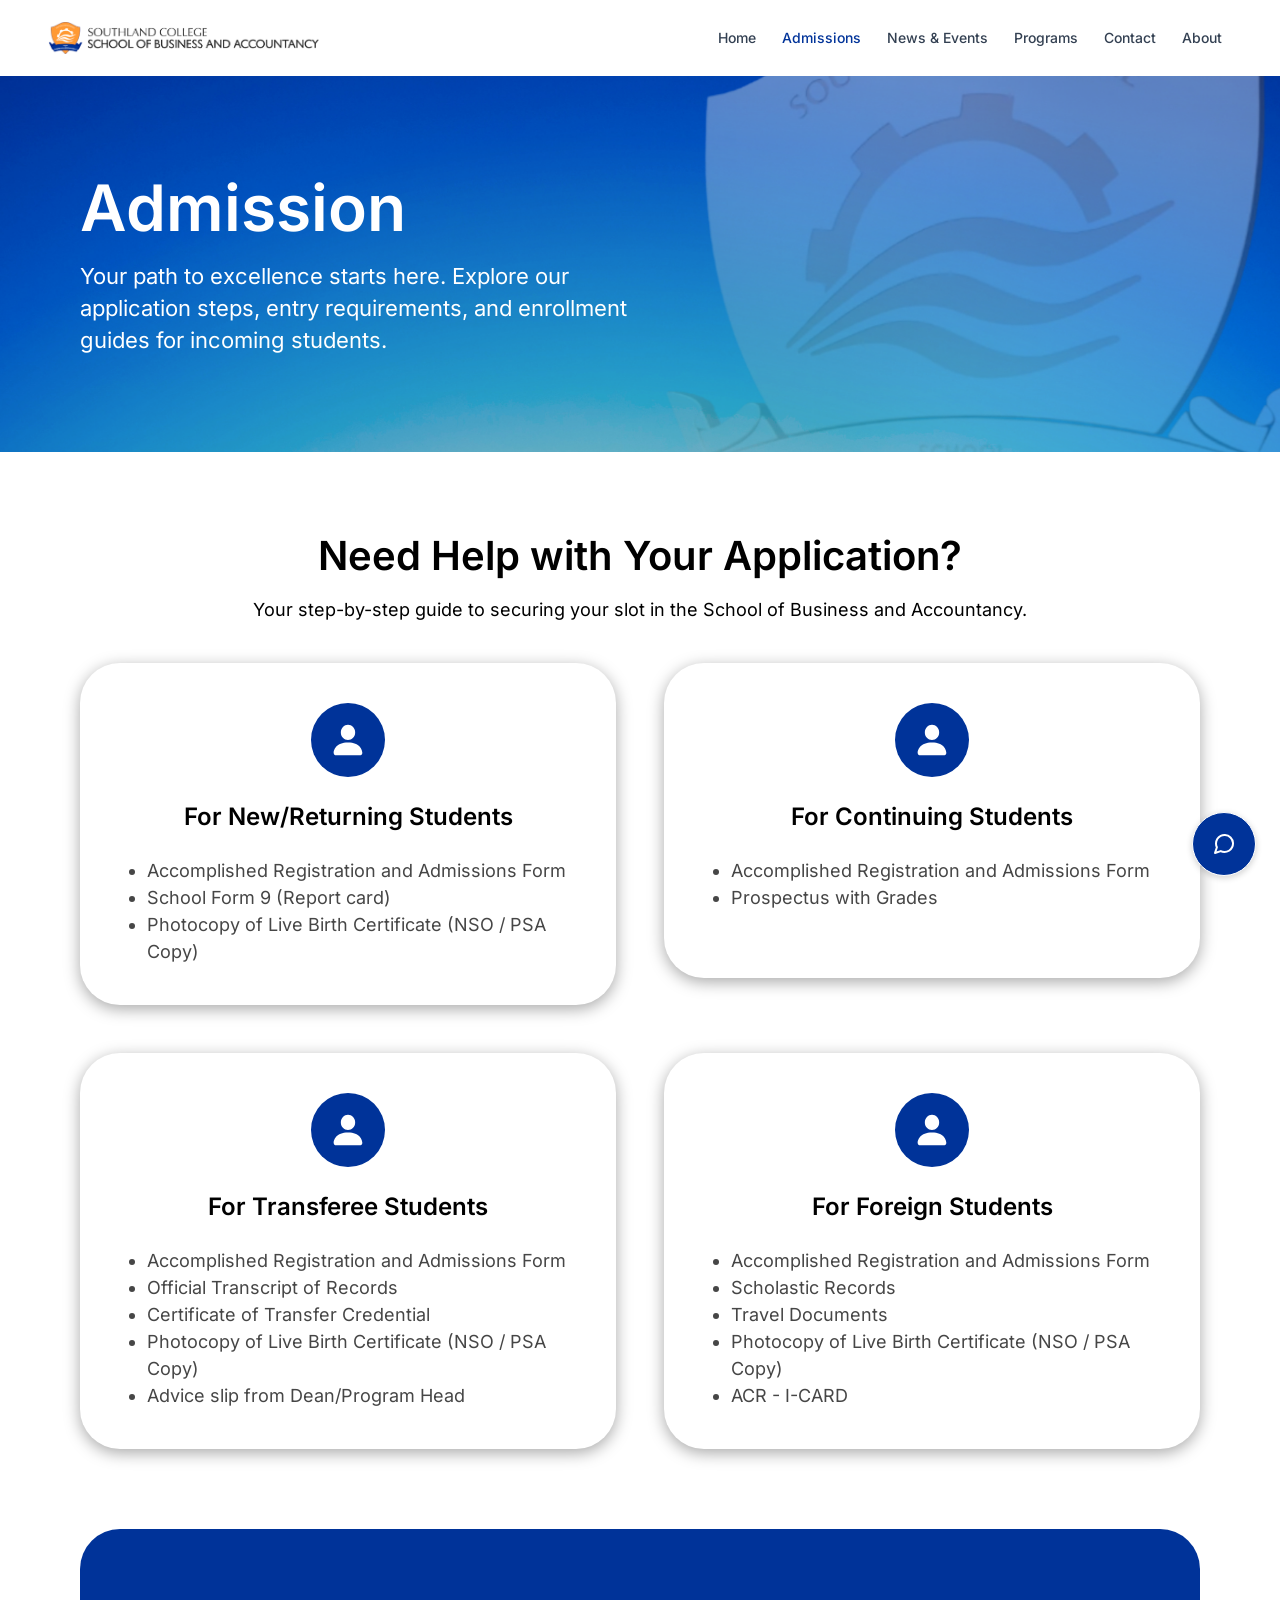
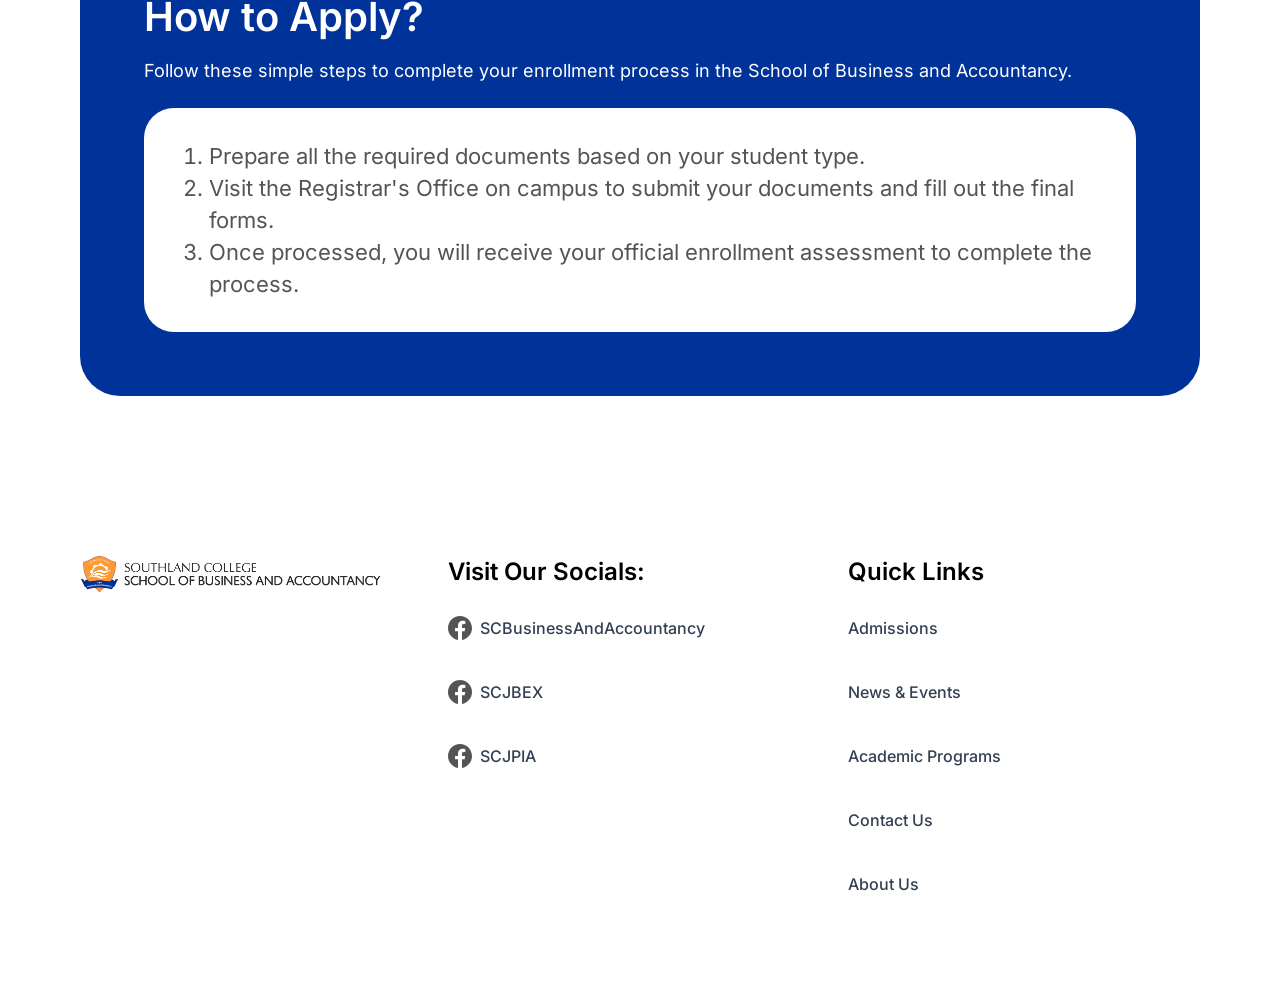
<file: admissions.html>
<!doctype html>
<html lang="en">
<head>
  <meta charset="utf-8">
  <meta name="viewport" content="width=device-width, initial-scale=1">
  <meta name="description" content="Find admission requirements for your student category and learn how to enroll at Southland College SBA.">
  <link rel="icon" type="image/png" sizes="64x64" href="assets/favicon.png">
  <meta property="og:type" content="website">
  <meta property="og:site_name" content="Southland College SBA">
  <meta property="og:title" content="Admissions | Southland College SBA">
  <meta property="og:description" content="Find admission requirements for your student category and learn how to enroll at Southland College SBA.">
  <meta property="og:url" content="https://scsba.vercel.app/admissions">
  <meta property="og:image" content="https://scsba.vercel.app/assets/share-preview.jpg">
  <meta property="og:image:type" content="image/jpeg">
  <meta property="og:image:width" content="1200">
  <meta property="og:image:height" content="630">
  <meta property="og:image:alt" content="Southland College School of Business and Accountancy students beside the department slogan">
  <meta name="twitter:card" content="summary_large_image">
  <title>Admissions | Southland College SBA</title>
  <link rel="stylesheet" href="design.css">
  <link rel="stylesheet" href="site.css">
  <script src="site-config.js" defer></script>
  <script src="script.js" defer></script>
</head>
<body>
  <a class="skip-link desktop-design" href="#main-desktop">Skip to content</a>
  <a class="skip-link phone-design" href="#main-phone">Skip to content</a>
  <header class="site-header">
    <a class="site-wordmark" href="index.html"><img src="sba-logo.png" width="1263" height="141" alt="Southland College School of Business and Accountancy"></a>
    <nav class="site-nav" aria-label="Main navigation">
      <a href="index.html">Home</a>
      <a href="admissions.html" class="admissions-link" aria-current="page">Admissions</a>
      <a href="news.html">News &amp; Events</a>
      <a href="programs.html">Programs</a>
      <a href="contact.html">Contact</a>
      <a href="about.html">About</a>
    </nav>
    <button class="site-menu-button" type="button" aria-label="Open menu" aria-haspopup="dialog" aria-controls="mobile-menu" data-open-menu>
      <img src="assets/1fd85.svg" width="24" height="24" alt="">
    </button>
  </header>
  <div class="bg-[var(--sba-color-surface,white)] content-stretch flex flex-col items-start relative size-full desktop-design" data-node-id="28:1120" data-name="Page / Admission – Desktop">
    <main class="bg-[var(--sba-color-surface,white)] content-stretch flex flex-col items-start relative shrink-0 w-full" data-node-id="38:440" data-name="Main Content" id="main-desktop" tabindex="-1">
      <div class="content-stretch flex flex-col gap-[var(--space-16,16px)] items-start overflow-clip px-[var(--space-80,80px)] py-[var(--space-96,96px)] relative shrink-0 w-full" data-node-id="40:797" data-name="Admission / Hero">
        <div class="absolute inset-0 overflow-hidden pointer-events-none">
          <img alt="" class="page-hero-image" src="NEW%20HEADER.png" width="1920" height="800" decoding="async">
        </div>
        <div class="[word-break:break-word] content-stretch flex flex-col gap-[var(--space-16,16px)] items-start max-w-[560px] not-italic overflow-clip relative shrink-0 text-white w-[560px]" data-node-id="40:798" data-name="Hero / Content">
          <p class="font-semibold leading-[72px] relative shrink-0 text-[64px] w-full" data-node-id="28:1512">Admission</p>
          <p class="font-normal leading-[32px] relative shrink-0 text-[22px] w-full" data-node-id="29:1515">Your path to excellence starts here. Explore our application steps, entry requirements, and enrollment guides for incoming students.</p>
        </div>
      </div>
      <div class="content-stretch flex flex-col gap-[var(--space-40,40px)] items-start p-[var(--space-80,80px)] relative shrink-0 w-full" data-node-id="40:799" data-name="Admission / Requirements">
        <div class="[word-break:break-word] content-stretch flex flex-col gap-[var(--space-16,16px)] items-start not-italic relative shrink-0 text-black text-center w-full" data-node-id="40:800" data-name="Section Heading">
          <h1 class="font-semibold leading-[48px] relative shrink-0 text-[40px] w-full" data-node-id="29:1517">Need Help with Your Application?</h1>
          <p class="font-normal leading-[27px] relative shrink-0 text-[18px] w-full" data-node-id="32:43">Your step-by-step guide to securing your slot in the School of Business and Accountancy.</p>
        </div>
        <div class="content-stretch flex flex-col gap-[var(--space-48,48px)] items-start relative shrink-0 w-full" data-node-id="40:801" data-name="Requirement Grid / 2 × 2">
          <div class="content-stretch flex gap-[var(--space-48,48px)] items-start relative shrink-0 w-full" data-node-id="40:811" data-name="Row / 1">
            <div class="bg-[var(--sba-color-surface,white)] content-stretch drop-shadow-[0px_4px_8.15px_rgba(0,0,0,0.34)] flex flex-[1_0_0] flex-col gap-[var(--space-24,24px)] items-center min-w-px p-[var(--space-40,40px)] relative rounded-[var(--sba-radius-card,40px)]" data-node-id="40:812" data-name="Requirement / New or Returning">
              <div class="relative shrink-0 size-[74px]" data-node-id="I40:812;40:802" data-name="Icon / Student">
                <img alt="" class="absolute block inset-0 max-w-none size-full" src="assets/25ef8.svg" decoding="async" loading="lazy">
              </div>
              <p class="[word-break:break-word] font-semibold leading-[32px] min-w-full not-italic relative shrink-0 text-[24px] text-black text-center w-[min-content]" data-node-id="I40:812;30:5">For New/Returning Students</p>
              <ul class="[word-break:break-word] block font-normal leading-[0] list-disc min-w-full not-italic relative shrink-0 text-[#464646] text-[18px] w-[min-content]" data-node-id="I40:812;30:6">
                <li class="mb-0 ms-[27px]">
                  <span class="leading-[27px]">Accomplished Registration and Admissions Form</span>
                </li>
                <li class="mb-0 ms-[27px]">
                  <span class="leading-[27px]">School Form 9 (Report card)</span>
                </li>
                <li class="ms-[27px]">
                  <span class="leading-[27px]">Photocopy of Live Birth Certificate (NSO / PSA Copy)</span>
                </li>
              </ul>
            </div>
            <div class="bg-[var(--sba-color-surface,white)] content-stretch drop-shadow-[0px_4px_8.15px_rgba(0,0,0,0.34)] flex flex-[1_0_0] flex-col gap-[var(--space-24,24px)] h-[315px] items-center min-w-px p-[var(--space-40,40px)] relative rounded-[var(--sba-radius-card,40px)]" data-node-id="40:821" data-name="Requirement / Continuing">
              <div class="relative shrink-0 size-[74px]" data-node-id="I40:821;40:804" data-name="Icon / Student">
                <img alt="" class="absolute block inset-0 max-w-none size-full" src="assets/e8c31.svg" decoding="async" loading="lazy">
              </div>
              <p class="[word-break:break-word] font-semibold leading-[32px] min-w-full not-italic relative shrink-0 text-[24px] text-black text-center w-[min-content]" data-node-id="I40:821;31:13">For Continuing Students</p>
              <ul class="[word-break:break-word] block font-normal leading-[0] list-disc min-w-full not-italic relative shrink-0 text-[#464646] text-[18px] w-[min-content]" data-node-id="I40:821;31:15">
                <li class="mb-0 ms-[27px]">
                  <span class="leading-[27px]">Accomplished Registration and Admissions Form</span>
                </li>
                <li class="ms-[27px]">
                  <span class="leading-[27px]">Prospectus with Grades</span>
                </li>
              </ul>
            </div>
          </div>
          <div class="content-stretch flex gap-[var(--space-48,48px)] items-start relative shrink-0 w-full" data-node-id="40:827" data-name="Row / 2">
            <div class="bg-[var(--sba-color-surface,white)] content-stretch drop-shadow-[0px_4px_8.15px_rgba(0,0,0,0.34)] flex flex-[1_0_0] flex-col gap-[var(--space-24,24px)] items-center min-w-px p-[var(--space-40,40px)] relative rounded-[var(--sba-radius-card,40px)]" data-node-id="40:828" data-name="Requirement / Transferee">
              <div class="relative shrink-0 size-[74px]" data-node-id="I40:828;40:806" data-name="Icon / Student">
                <img alt="" class="absolute block inset-0 max-w-none size-full" src="assets/ab6a7.svg" decoding="async" loading="lazy">
              </div>
              <p class="[word-break:break-word] font-semibold leading-[32px] min-w-full not-italic relative shrink-0 text-[24px] text-black text-center w-[min-content]" data-node-id="I40:828;31:22">For Transferee Students</p>
              <ul class="[word-break:break-word] block font-normal leading-[0] list-disc min-w-full not-italic relative shrink-0 text-[#464646] text-[18px] w-[min-content]" data-node-id="I40:828;31:24">
                <li class="mb-0 ms-[27px]">
                  <span class="leading-[27px]">Accomplished Registration and Admissions Form</span>
                </li>
                <li class="mb-0 ms-[27px]">
                  <span class="leading-[27px]">Official Transcript of Records</span>
                </li>
                <li class="mb-0 ms-[27px]">
                  <span class="leading-[27px]">Certificate of Transfer Credential</span>
                </li>
                <li class="mb-0 ms-[27px]">
                  <span class="leading-[27px]">Photocopy of Live Birth Certificate (NSO / PSA Copy)</span>
                </li>
                <li class="ms-[27px]">
                  <span class="leading-[27px]">Advice slip from Dean/Program Head</span>
                </li>
              </ul>
            </div>
            <div class="bg-[var(--sba-color-surface,white)] content-stretch drop-shadow-[0px_4px_8.15px_rgba(0,0,0,0.34)] flex flex-[1_0_0] flex-col gap-[var(--space-24,24px)] items-center min-w-px p-[var(--space-40,40px)] relative rounded-[var(--sba-radius-card,40px)]" data-node-id="40:838" data-name="Requirement / Foreign">
              <div class="relative shrink-0 size-[74px]" data-node-id="I40:838;40:808" data-name="Icon / Student">
                <img alt="" class="absolute block inset-0 max-w-none size-full" src="assets/94aa8.svg" decoding="async" loading="lazy">
              </div>
              <p class="[word-break:break-word] font-semibold leading-[32px] min-w-full not-italic relative shrink-0 text-[24px] text-black text-center w-[min-content]" data-node-id="I40:838;31:29">For Foreign Students</p>
              <ul class="[word-break:break-word] block font-normal leading-[0] list-disc min-w-full not-italic relative shrink-0 text-[#464646] text-[18px] w-[min-content]" data-node-id="I40:838;31:32">
                <li class="mb-0 ms-[27px]">
                  <span class="leading-[27px]">Accomplished Registration and Admissions Form</span>
                </li>
                <li class="mb-0 ms-[27px]">
                  <span class="leading-[27px]">Scholastic Records</span>
                </li>
                <li class="mb-0 ms-[27px]">
                  <span class="leading-[27px]">Travel Documents</span>
                </li>
                <li class="mb-0 ms-[27px]">
                  <span class="leading-[27px]">Photocopy of Live Birth Certificate (NSO / PSA Copy)</span>
                </li>
                <li class="ms-[27px]">
                  <span class="leading-[27px]">ACR - I-CARD</span>
                </li>
              </ul>
            </div>
          </div>
        </div>
      </div>
      <div class="content-stretch flex flex-col items-start pb-[var(--space-80,80px)] px-[var(--space-80,80px)] relative shrink-0 w-full" data-node-id="40:845" data-name="Admission / Application Section">
        <div class="bg-[var(--sba-color-brand,#039)] content-stretch flex flex-col gap-[24px] items-start p-[64px] relative rounded-[40px] shrink-0 w-full" data-node-id="34:67" data-name="Admission / Application Steps">
          <div class="[word-break:break-word] content-stretch flex flex-col gap-[var(--space-16,16px)] items-start not-italic relative shrink-0 text-white w-full" data-node-id="40:846" data-name="Section Heading">
            <p class="font-semibold leading-[48px] relative shrink-0 text-[40px] w-full" data-node-id="33:44">How to Apply?</p>
            <p class="font-normal leading-[27px] relative shrink-0 text-[18px] w-full" data-node-id="33:45">Follow these simple steps to complete your enrollment process in the School of Business and Accountancy.</p>
          </div>
          <div class="bg-white content-stretch flex flex-col gap-[var(--space-24,24px)] items-start p-[var(--space-32,32px)] relative rounded-[30px] shrink-0 w-full" data-node-id="40:847" data-name="Steps / Content">
            <ol class="[word-break:break-word] block font-normal leading-[0] list-decimal not-italic relative shrink-0 text-[#545454] text-[22px] w-full" data-node-id="34:59" start="1">
              <li class="mb-0 ms-[33px]">
                <span class="leading-[32px]">Prepare all the required documents based on your student type.</span>
              </li>
              <li class="mb-0 ms-[33px]">
                <span class="leading-[32px]">Visit the Registrar's Office on campus to submit your documents and fill out the final forms.</span>
              </li>
              <li class="ms-[33px]">
                <span class="leading-[32px]">Once processed, you will receive your official enrollment assessment to complete the process.</span>
              </li>
            </ol>
          </div>
        </div>
      </div>
    </main>
    <footer class="bg-[var(--sba-color-surface,white)] content-stretch flex gap-[var(--space-48,48px)] items-start overflow-clip p-[var(--space-80,80px)] relative shrink-0 w-full" data-node-id="40:617" data-name="Footer / Main">
      <div class="block cursor-pointer h-[81.951px] overflow-clip relative shrink-0 w-[320px]" data-node-id="I40:617;28:905" data-name="Logo / Department">
        <img class="sba-logo" src="sba-logo.png" width="1263" height="141" alt="Southland College School of Business and Accountancy">
      </div>
      <div class="content-stretch flex flex-[1_0_0] flex-col gap-[var(--space-16,16px)] items-start min-w-px relative" data-node-id="I40:617;40:434" data-name="Social Links">
        <p class="[word-break:break-word] font-semibold leading-[32px] not-italic relative shrink-0 text-[24px] text-black w-full" data-node-id="I40:617;28:1059">Visit Our Socials:</p>
        <a class="content-stretch cursor-pointer flex gap-[var(--space-8,8px)] items-center relative shrink-0 w-full" href="https://www.facebook.com/SCBusinessAndAccountancy" data-node-id="I40:617;28:1063" target="_blank" data-name="Social / SCBusinessAndAccountancy" rel="noopener noreferrer">
          <img class="footer-social-icon" src="assets/2eb37.svg" width="24" height="24" alt="">
          <div class="content-stretch flex items-center min-h-[48px] py-[12px] relative shrink-0" data-node-id="I40:617;121:9083" data-name="Link / SCBusinessAndAccountancy">
            <p class="[word-break:break-word] font-medium leading-[24px] not-italic relative shrink-0 text-[16px] text-[color:var(--color-link-default,#334052)] text-left whitespace-nowrap" data-node-id="I40:617;121:9083;119:8751">SCBusinessAndAccountancy</p>
          </div>
        </a>
        <a class="content-stretch cursor-pointer flex gap-[var(--space-8,8px)] items-center relative shrink-0 w-full" href="https://www.facebook.com/SCJBEX/" data-node-id="I40:617;28:1082" target="_blank" data-name="Social / SCJBEX" rel="noopener noreferrer">
          <img class="footer-social-icon" src="assets/2eb37.svg" width="24" height="24" alt="">
          <div class="content-stretch flex items-center min-h-[48px] py-[12px] relative shrink-0" data-node-id="I40:617;121:9088" data-name="Link / SCJBEX">
            <p class="[word-break:break-word] font-medium leading-[24px] not-italic relative shrink-0 text-[16px] text-[color:var(--color-link-default,#334052)] text-left whitespace-nowrap" data-node-id="I40:617;121:9088;119:8751">SCJBEX</p>
          </div>
        </a>
        <a class="content-stretch cursor-pointer flex gap-[var(--space-8,8px)] items-center relative shrink-0 w-full" href="https://www.facebook.com/SCJPIA" data-node-id="I40:617;28:1093" target="_blank" data-name="Social / SCJPIA" rel="noopener noreferrer">
          <img class="footer-social-icon" src="assets/2eb37.svg" width="24" height="24" alt="">
          <div class="content-stretch flex items-center min-h-[48px] py-[12px] relative shrink-0" data-node-id="I40:617;121:9093" data-name="Link / SCJPIA">
            <p class="[word-break:break-word] font-medium leading-[24px] not-italic relative shrink-0 text-[16px] text-[color:var(--color-link-default,#334052)] text-left whitespace-nowrap" data-node-id="I40:617;121:9093;119:8751">SCJPIA</p>
          </div>
        </a>
      </div>
      <div class="content-stretch flex flex-[1_0_0] flex-col gap-[var(--space-16,16px)] items-start min-w-px relative" data-node-id="I40:617;40:435" data-name="Quick Links">
        <p class="[word-break:break-word] font-semibold leading-[32px] min-w-full not-italic relative shrink-0 text-[24px] text-black w-[min-content]" data-node-id="I40:617;28:1060">Quick Links</p>
        <div class="content-stretch flex flex-col items-start relative shrink-0 w-full" data-node-id="I40:617;28:1103" data-name="Link">
          <a class="content-stretch cursor-pointer flex items-center min-h-[48px] py-[12px] relative shrink-0" data-node-id="I40:617;121:9098" data-name="Link / Admissions" href="admissions.html">
            <p class="[word-break:break-word] font-medium leading-[24px] not-italic relative shrink-0 text-[16px] text-[color:var(--color-link-default,#334052)] whitespace-nowrap" data-node-id="I40:617;121:9098;119:8751">Admissions</p>
          </a>
        </div>
        <a class="content-stretch cursor-pointer flex flex-col items-start relative shrink-0 w-full" data-node-id="I40:617;28:1115" data-name="Link" href="news.html">
          <div class="content-stretch flex items-center min-h-[48px] py-[12px] relative shrink-0" data-node-id="I40:617;121:9103" data-name="Link / News &amp; Events">
            <p class="[word-break:break-word] font-medium leading-[24px] not-italic relative shrink-0 text-[16px] text-[color:var(--color-link-default,#334052)] text-left whitespace-nowrap" data-node-id="I40:617;121:9103;119:8751">News &amp; Events</p>
          </div>
        </a>
        <a class="content-stretch cursor-pointer flex items-center min-h-[48px] py-[12px] relative shrink-0" data-node-id="I40:617;121:9108" data-name="Link / Academic Programs" href="programs.html">
          <p class="[word-break:break-word] font-medium leading-[24px] not-italic relative shrink-0 text-[16px] text-[color:var(--color-link-default,#334052)] whitespace-nowrap" data-node-id="I40:617;121:9108;119:8751">Academic Programs</p>
        </a>
        <a class="content-stretch cursor-pointer flex items-center min-h-[48px] py-[12px] relative shrink-0" data-node-id="I40:617;121:9113" data-name="Link / Contact Us" href="contact.html">
          <p class="[word-break:break-word] font-medium leading-[24px] not-italic relative shrink-0 text-[16px] text-[color:var(--color-link-default,#334052)] whitespace-nowrap" data-node-id="I40:617;121:9113;119:8751">Contact Us</p>
        </a>
        <a class="content-stretch cursor-pointer flex items-center min-h-[48px] py-[12px] relative shrink-0" data-node-id="I40:617;121:9118" data-name="Link / About Us" href="about.html">
          <p class="[word-break:break-word] font-medium leading-[24px] not-italic relative shrink-0 text-[16px] text-[color:var(--color-link-default,#334052)] whitespace-nowrap" data-node-id="I40:617;121:9118;119:8751">About Us</p>
        </a>
      </div>
    </footer>
  </div>
  <div class="bg-[var(--sba-color-surface,white)] content-stretch flex flex-col items-start relative size-full phone-design" data-node-id="71:5265" data-name="Page / Admission – Phone">
    <main class="bg-[var(--sba-color-surface,white)] content-stretch flex flex-col items-start relative shrink-0 w-full" data-node-id="71:5267" data-name="Main Content" id="main-phone" tabindex="-1">
      <div class="content-stretch flex flex-col items-start overflow-clip px-[var(--space-24,24px)] py-[48px] relative shrink-0 w-full" data-node-id="71:5268" data-name="Admission / Hero">
        <div class="absolute inset-0 overflow-hidden pointer-events-none">
          <img alt="" class="page-hero-image" src="NEW%20HEADER.png" width="1920" height="800" decoding="async">
        </div>
        <div class="[word-break:break-word] content-stretch flex flex-col gap-[16px] items-start not-italic overflow-clip relative shrink-0 text-white w-full" data-node-id="71:5269" data-name="Hero / Content">
          <h1 class="font-semibold leading-[40px] relative shrink-0 text-[32px] w-full" data-node-id="71:5270">Admission</h1>
          <p class="font-normal leading-[24px] relative shrink-0 text-[16px] w-full" data-node-id="71:5271">Your path to excellence starts here. Explore our application steps, entry requirements, and enrollment guides for incoming students.</p>
        </div>
      </div>
      <div class="content-stretch flex flex-col gap-[var(--space-32,32px)] items-start px-[var(--space-24,24px)] py-[var(--space-48,48px)] relative shrink-0 w-full" data-node-id="71:5272" data-name="Admission / Requirements">
        <div class="[word-break:break-word] content-stretch flex flex-col gap-[16px] items-start not-italic relative shrink-0 text-black text-center w-full" data-node-id="71:5273" data-name="Section Heading">
          <p class="font-semibold leading-[36px] relative shrink-0 text-[28px] w-full" data-node-id="71:5274">Need Help with Your Application?</p>
          <p class="font-normal leading-[24px] relative shrink-0 text-[16px] w-full" data-node-id="71:5275">Your step-by-step guide to securing your slot in the School of Business and Accountancy.</p>
        </div>
        <div class="content-stretch flex flex-col gap-[32px] items-start relative shrink-0 w-full" data-node-id="71:5276" data-name="Requirement Grid / 2 × 2">
          <div class="content-stretch flex flex-col gap-[32px] items-start relative shrink-0 w-full" data-node-id="71:5277" data-name="Row / 1">
            <div class="bg-[var(--sba-color-surface,white)] content-stretch drop-shadow-[0px_4px_8.15px_rgba(0,0,0,0.34)] flex flex-col gap-[24px] items-start p-[24px] relative rounded-[var(--sba-radius-card,40px)] shrink-0 w-full" data-node-id="71:5707" data-name="Requirement / New or Returning">
              <div class="relative shrink-0 size-[74px]" data-node-id="71:5708" data-name="Icon / Student">
                <img alt="" class="absolute block inset-0 max-w-none size-full" src="assets/25ef8.svg" decoding="async" loading="lazy">
              </div>
              <p class="[word-break:break-word] font-semibold leading-[30px] min-w-full not-italic relative shrink-0 text-[22px] text-black w-[min-content]" data-node-id="71:5714">For New/Returning Students</p>
              <ul class="[word-break:break-word] block font-normal leading-[0] list-disc min-w-full not-italic relative shrink-0 text-[#464646] text-[16px] w-[min-content]" data-node-id="71:5715">
                <li class="mb-0 ms-[24px]">
                  <span class="leading-[24px]">Accomplished Registration and Admissions Form</span>
                </li>
                <li class="mb-0 ms-[24px]">
                  <span class="leading-[24px]">School Form 9 (Report card)</span>
                </li>
                <li class="ms-[24px]">
                  <span class="leading-[24px]">Photocopy of Live Birth Certificate (NSO / PSA Copy)</span>
                </li>
              </ul>
            </div>
            <div class="bg-[var(--sba-color-surface,white)] content-stretch drop-shadow-[0px_4px_8.15px_rgba(0,0,0,0.34)] flex flex-col gap-[24px] items-start p-[24px] relative rounded-[var(--sba-radius-card,40px)] shrink-0 w-full" data-node-id="71:5716" data-name="Requirement / Continuing">
              <div class="relative shrink-0 size-[74px]" data-node-id="71:5717" data-name="Icon / Student">
                <img alt="" class="absolute block inset-0 max-w-none size-full" src="assets/e8c31.svg" decoding="async" loading="lazy">
              </div>
              <p class="[word-break:break-word] font-semibold leading-[30px] min-w-full not-italic relative shrink-0 text-[22px] text-black w-[min-content]" data-node-id="71:5720">For Continuing Students</p>
              <ul class="[word-break:break-word] block font-normal leading-[0] list-disc min-w-full not-italic relative shrink-0 text-[#464646] text-[16px] w-[min-content]" data-node-id="71:5721">
                <li class="mb-0 ms-[24px]">
                  <span class="leading-[24px]">Accomplished Registration and Admissions Form</span>
                </li>
                <li class="ms-[24px]">
                  <span class="leading-[24px]">Prospectus with Grades</span>
                </li>
              </ul>
            </div>
          </div>
          <div class="content-stretch flex flex-col gap-[32px] items-start relative shrink-0 w-full" data-node-id="71:5280" data-name="Row / 2">
            <div class="bg-[var(--sba-color-surface,white)] content-stretch drop-shadow-[0px_4px_8.15px_rgba(0,0,0,0.34)] flex flex-col gap-[24px] items-start p-[24px] relative rounded-[var(--sba-radius-card,40px)] shrink-0 w-full" data-node-id="71:5722" data-name="Requirement / Transferee">
              <div class="relative shrink-0 size-[74px]" data-node-id="71:5723" data-name="Icon / Student">
                <img alt="" class="absolute block inset-0 max-w-none size-full" src="assets/ab6a7.svg" decoding="async" loading="lazy">
              </div>
              <p class="[word-break:break-word] font-semibold leading-[30px] min-w-full not-italic relative shrink-0 text-[22px] text-black w-[min-content]" data-node-id="71:5730">For Transferee Students</p>
              <ul class="[word-break:break-word] block font-normal leading-[0] list-disc min-w-full not-italic relative shrink-0 text-[#464646] text-[16px] w-[min-content]" data-node-id="71:5731">
                <li class="mb-0 ms-[24px]">
                  <span class="leading-[24px]">Accomplished Registration and Admissions Form</span>
                </li>
                <li class="mb-0 ms-[24px]">
                  <span class="leading-[24px]">Official Transcript of Records</span>
                </li>
                <li class="mb-0 ms-[24px]">
                  <span class="leading-[24px]">Certificate of Transfer Credential</span>
                </li>
                <li class="mb-0 ms-[24px]">
                  <span class="leading-[24px]">Photocopy of Live Birth Certificate (NSO / PSA Copy)</span>
                </li>
                <li class="ms-[24px]">
                  <span class="leading-[24px]">Advice slip from Dean/Program Head</span>
                </li>
              </ul>
            </div>
            <div class="bg-[var(--sba-color-surface,white)] content-stretch drop-shadow-[0px_4px_8.15px_rgba(0,0,0,0.34)] flex flex-col gap-[24px] items-start p-[24px] relative rounded-[var(--sba-radius-card,40px)] shrink-0 w-full" data-node-id="71:5732" data-name="Requirement / Foreign">
              <div class="relative shrink-0 size-[74px]" data-node-id="71:5733" data-name="Icon / Student">
                <img alt="" class="absolute block inset-0 max-w-none size-full" src="assets/94aa8.svg" decoding="async" loading="lazy">
              </div>
              <p class="[word-break:break-word] font-semibold leading-[30px] min-w-full not-italic relative shrink-0 text-[22px] text-black w-[min-content]" data-node-id="71:5737">For Foreign Students</p>
              <ul class="[word-break:break-word] block font-normal leading-[0] list-disc min-w-full not-italic relative shrink-0 text-[#464646] text-[16px] w-[min-content]" data-node-id="71:5738">
                <li class="mb-0 ms-[24px]">
                  <span class="leading-[24px]">Accomplished Registration and Admissions Form</span>
                </li>
                <li class="mb-0 ms-[24px]">
                  <span class="leading-[24px]">Scholastic Records</span>
                </li>
                <li class="mb-0 ms-[24px]">
                  <span class="leading-[24px]">Travel Documents</span>
                </li>
                <li class="mb-0 ms-[24px]">
                  <span class="leading-[24px]">Photocopy of Live Birth Certificate (NSO / PSA Copy)</span>
                </li>
                <li class="ms-[24px]">
                  <span class="leading-[24px]">ACR - I-CARD</span>
                </li>
              </ul>
            </div>
          </div>
        </div>
      </div>
      <div class="content-stretch flex flex-col items-start pb-[var(--space-48,48px)] px-[var(--space-24,24px)] relative shrink-0 w-full" data-node-id="71:5283" data-name="Admission / Application Section">
        <div class="bg-[var(--sba-color-brand,#039)] content-stretch flex flex-col gap-[24px] items-start px-[24px] py-[48px] relative rounded-[13px] shrink-0 w-full" data-node-id="71:5284" data-name="Admission / Application Steps">
          <div class="[word-break:break-word] content-stretch flex flex-col gap-[16px] items-start not-italic relative shrink-0 text-white w-full" data-node-id="71:5285" data-name="Section Heading">
            <p class="font-semibold leading-[36px] relative shrink-0 text-[28px] w-full" data-node-id="71:5286">How to Apply?</p>
            <p class="font-normal leading-[24px] relative shrink-0 text-[16px] w-full" data-node-id="71:5287">Follow these simple steps to complete your enrollment process in the School of Business and Accountancy.</p>
          </div>
          <div class="bg-white content-stretch flex flex-col items-start px-[20px] py-[24px] relative rounded-[8px] shrink-0 w-full" data-node-id="71:5288" data-name="Steps / Content">
            <ol class="[word-break:break-word] block font-normal leading-[0] list-decimal not-italic relative shrink-0 text-[#545454] text-[16px] w-full" data-node-id="71:5289" start="1">
              <li class="mb-0 ms-[24px]">
                <span class="leading-[24px]">Prepare all the required documents based on your student type.</span>
              </li>
              <li class="mb-0 ms-[24px]">
                <span class="leading-[24px]">Visit the Registrar's Office on campus to submit your documents and fill out the final forms.</span>
              </li>
              <li class="ms-[24px]">
                <span class="leading-[24px]">Once processed, you will receive your official enrollment assessment to complete the process.</span>
              </li>
            </ol>
          </div>
        </div>
      </div>
    </main>
    <footer class="bg-[var(--sba-color-surface,white)] content-stretch flex flex-col gap-[32px] items-start overflow-clip px-[24px] py-[40px] relative shrink-0 w-full" data-node-id="71:5945" data-name="Footer / Phone">
      <div class="block cursor-pointer h-[61.463px] overflow-clip relative shrink-0 w-[240px]" data-node-id="I71:5945;70:5031" data-name="Logo / Department">
        <img class="sba-logo" src="sba-logo.png" width="1263" height="141" alt="Southland College School of Business and Accountancy">
      </div>
      <div class="content-stretch flex flex-col gap-[16px] items-start relative shrink-0 w-full" data-node-id="I71:5945;70:5169" data-name="Social Links">
        <p class="[word-break:break-word] font-semibold leading-[30px] not-italic relative shrink-0 text-[22px] text-black w-full" data-node-id="I71:5945;70:5170">Visit Our Socials:</p>
        <a class="content-stretch cursor-pointer flex gap-[8px] items-center min-h-[44px] relative shrink-0 w-full" href="https://www.facebook.com/SCBusinessAndAccountancy" data-node-id="I71:5945;70:5171" target="_blank" data-name="Social / SCBusinessAndAccountancy" rel="noopener noreferrer">
          <img class="footer-social-icon" src="assets/2eb37.svg" width="24" height="24" alt="">
          <div class="content-stretch flex items-center min-h-[48px] py-[12px] relative shrink-0" data-node-id="I71:5945;121:9123" data-name="Link / SCBusinessAndAccountancy">
            <p class="[word-break:break-word] font-medium leading-[24px] not-italic relative shrink-0 text-[16px] text-[color:var(--color-link-default,#334052)] text-left whitespace-nowrap" data-node-id="I71:5945;121:9123;119:8751">SCBusinessAndAccountancy</p>
          </div>
        </a>
        <a class="content-stretch cursor-pointer flex gap-[8px] items-center min-h-[44px] relative shrink-0 w-full" href="https://www.facebook.com/SCJBEX/" data-node-id="I71:5945;70:5181" target="_blank" data-name="Social / SCJBEX" rel="noopener noreferrer">
          <img class="footer-social-icon" src="assets/2eb37.svg" width="24" height="24" alt="">
          <div class="content-stretch flex items-center min-h-[48px] py-[12px] relative shrink-0" data-node-id="I71:5945;121:9128" data-name="Link / SCJBEX">
            <p class="[word-break:break-word] font-medium leading-[24px] not-italic relative shrink-0 text-[16px] text-[color:var(--color-link-default,#334052)] text-left whitespace-nowrap" data-node-id="I71:5945;121:9128;119:8751">SCJBEX</p>
          </div>
        </a>
        <a class="content-stretch cursor-pointer flex gap-[8px] items-center min-h-[44px] relative shrink-0 w-full" href="https://www.facebook.com/SCJPIA" data-node-id="I71:5945;70:5191" target="_blank" data-name="Social / SCJPIA" rel="noopener noreferrer">
          <img class="footer-social-icon" src="assets/2eb37.svg" width="24" height="24" alt="">
          <div class="content-stretch flex items-center min-h-[48px] py-[12px] relative shrink-0" data-node-id="I71:5945;121:9133" data-name="Link / SCJPIA">
            <p class="[word-break:break-word] font-medium leading-[24px] not-italic relative shrink-0 text-[16px] text-[color:var(--color-link-default,#334052)] text-left whitespace-nowrap" data-node-id="I71:5945;121:9133;119:8751">SCJPIA</p>
          </div>
        </a>
      </div>
      <div class="content-stretch flex flex-col gap-[16px] items-start relative shrink-0 w-full" data-node-id="I71:5945;70:5201" data-name="Quick Links">
        <p class="[word-break:break-word] font-semibold leading-[30px] not-italic relative shrink-0 text-[22px] text-black w-full" data-node-id="I71:5945;70:5202">Quick Links</p>
        <div class="content-stretch flex flex-col items-start justify-center min-h-[44px] relative shrink-0 w-full" data-node-id="I71:5945;70:5203" data-name="Link">
          <a class="content-stretch cursor-pointer flex items-center min-h-[48px] py-[12px] relative shrink-0" data-node-id="I71:5945;121:9138" data-name="Link / Admissions" href="admissions.html">
            <p class="[word-break:break-word] font-medium leading-[24px] not-italic relative shrink-0 text-[16px] text-[color:var(--color-link-default,#334052)] whitespace-nowrap" data-node-id="I71:5945;121:9138;119:8751">Admissions</p>
          </a>
        </div>
        <a class="content-stretch cursor-pointer flex flex-col items-start justify-center min-h-[44px] relative shrink-0 w-full" data-node-id="I71:5945;70:5205" data-name="Link" href="news.html">
          <div class="content-stretch flex items-center min-h-[48px] py-[12px] relative shrink-0" data-node-id="I71:5945;121:9143" data-name="Link / News &amp; Events">
            <p class="[word-break:break-word] font-medium leading-[24px] not-italic relative shrink-0 text-[16px] text-[color:var(--color-link-default,#334052)] text-left whitespace-nowrap" data-node-id="I71:5945;121:9143;119:8751">News &amp; Events</p>
          </div>
        </a>
        <a class="content-stretch cursor-pointer flex flex-col items-start justify-center min-h-[44px] overflow-clip relative shrink-0 w-full" data-node-id="I71:5945;86:8650" data-name="Link / Academic Programs" href="programs.html">
          <div class="content-stretch flex items-center min-h-[48px] py-[12px] relative shrink-0" data-node-id="I71:5945;121:9148" data-name="Link / Academic Programs">
            <p class="[word-break:break-word] font-medium leading-[24px] not-italic relative shrink-0 text-[16px] text-[color:var(--color-link-default,#334052)] text-left whitespace-nowrap" data-node-id="I71:5945;121:9148;119:8751">Academic Programs</p>
          </div>
        </a>
        <a class="content-stretch cursor-pointer flex flex-col items-start justify-center min-h-[44px] overflow-clip relative shrink-0 w-full" data-node-id="I71:5945;86:8652" data-name="Link / Contact" href="contact.html">
          <div class="content-stretch flex items-center min-h-[48px] py-[12px] relative shrink-0" data-node-id="I71:5945;121:9153" data-name="Link / Contact Us">
            <p class="[word-break:break-word] font-medium leading-[24px] not-italic relative shrink-0 text-[16px] text-[color:var(--color-link-default,#334052)] text-left whitespace-nowrap" data-node-id="I71:5945;121:9153;119:8751">Contact Us</p>
          </div>
        </a>
        <a class="content-stretch cursor-pointer flex flex-col items-start justify-center min-h-[44px] overflow-clip relative shrink-0 w-full" data-node-id="I71:5945;86:8654" data-name="Link / About Us" href="about.html">
          <div class="content-stretch flex items-center min-h-[48px] py-[12px] relative shrink-0" data-node-id="I71:5945;121:9158" data-name="Link / About Us">
            <p class="[word-break:break-word] font-medium leading-[24px] not-italic relative shrink-0 text-[16px] text-[color:var(--color-link-default,#334052)] text-left whitespace-nowrap" data-node-id="I71:5945;121:9158;119:8751">About Us</p>
          </div>
        </a>
      </div>
    </footer>
  </div>
  <dialog id="mobile-menu" aria-label="Site menu">
    <header>
      <a class="site-wordmark" href="index.html"><img src="sba-logo.png" width="1263" height="141" alt="Southland College School of Business and Accountancy"></a>
      <form method="dialog"><button>Close <span aria-hidden="true">×</span></button></form>
    </header>
    <nav class="site-nav" aria-label="Main navigation">
      <a href="index.html">Home</a>
      <a href="admissions.html" class="admissions-link" aria-current="page">Admissions</a>
      <a href="news.html">News &amp; Events</a>
      <a href="programs.html">Programs</a>
      <a href="contact.html">Contact</a>
      <a href="about.html">About</a>
    </nav>
  </dialog>
  <button id="chat-launcher" type="button" aria-label="SBA chat" aria-expanded="false" aria-controls="chat-panel">
    <img src="assets/chat-launcher.svg" width="24" height="24" alt="">
  </button>
  <dialog id="chat-panel" aria-labelledby="chat-title">
    <header>
      <h2 id="chat-title">SBA Chat</h2>
      <form method="dialog"><button aria-label="Close chat">×</button></form>
    </header>
    <div id="chat-fallback">
      <p>Contact the SBA office for help with programs and admissions.</p>
      <a href="contact.html">Contact SBA</a>
    </div>
  </dialog>
</body>
</html>
</file>
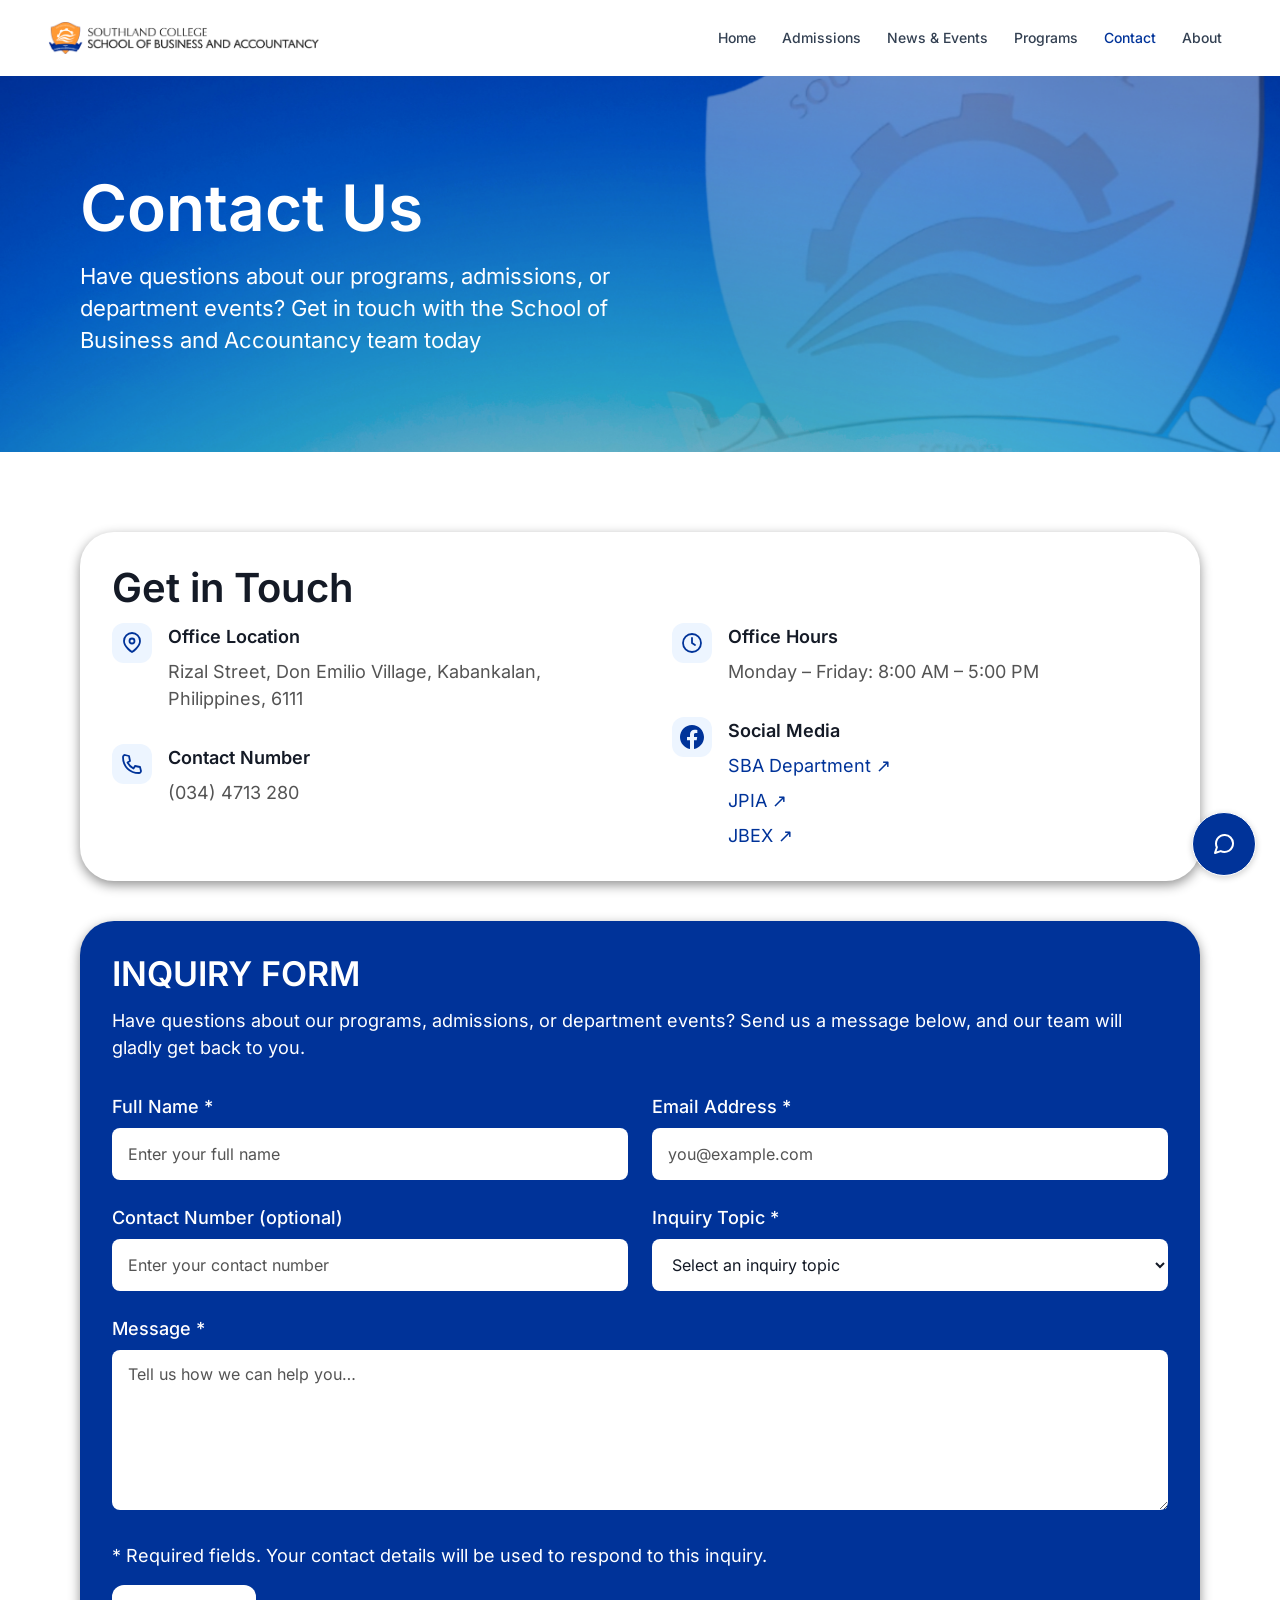
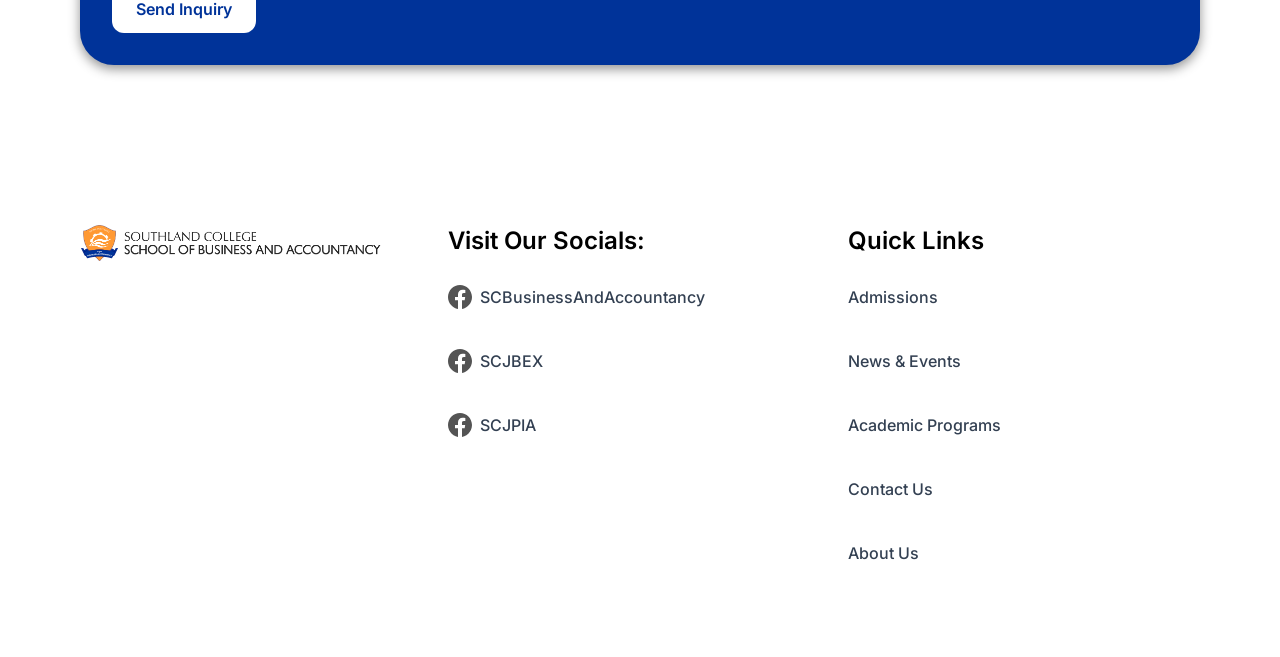
<file: contact.html>
<!doctype html>
<html lang="en">
<head>
  <meta charset="utf-8">
  <meta name="viewport" content="width=device-width, initial-scale=1">
  <meta name="description" content="Contact the Southland College SBA office or submit an inquiry about programs, admissions, or department events.">
  <link rel="icon" type="image/png" sizes="64x64" href="assets/favicon.png">
  <meta property="og:type" content="website">
  <meta property="og:site_name" content="Southland College SBA">
  <meta property="og:title" content="Contact Us | Southland College SBA">
  <meta property="og:description" content="Contact the Southland College SBA office or submit an inquiry about programs, admissions, or department events.">
  <meta property="og:url" content="https://scsba.vercel.app/contact">
  <meta property="og:image" content="https://scsba.vercel.app/assets/share-preview.jpg">
  <meta property="og:image:type" content="image/jpeg">
  <meta property="og:image:width" content="1200">
  <meta property="og:image:height" content="630">
  <meta property="og:image:alt" content="Southland College School of Business and Accountancy students beside the department slogan">
  <meta name="twitter:card" content="summary_large_image">
  <title>Contact Us | Southland College SBA</title>
  <link rel="stylesheet" href="design.css">
  <link rel="stylesheet" href="site.css">
  <script src="site-config.js" defer></script>
  <script src="script.js" defer></script>
</head>
<body>
  <a class="skip-link desktop-design" href="#main-desktop">Skip to content</a>
  <a class="skip-link phone-design" href="#main-phone">Skip to content</a>
  <header class="site-header">
    <a class="site-wordmark" href="index.html"><img src="sba-logo.png" width="1263" height="141" alt="Southland College School of Business and Accountancy"></a>
    <nav class="site-nav" aria-label="Main navigation">
      <a href="index.html">Home</a>
      <a href="admissions.html" class="admissions-link">Admissions</a>
      <a href="news.html">News &amp; Events</a>
      <a href="programs.html">Programs</a>
      <a href="contact.html" aria-current="page">Contact</a>
      <a href="about.html">About</a>
    </nav>
    <button class="site-menu-button" type="button" aria-label="Open menu" aria-haspopup="dialog" aria-controls="mobile-menu" data-open-menu>
      <img src="assets/1fd85.svg" width="24" height="24" alt="">
    </button>
  </header>
  <div class="bg-[var(--sba-color-surface,white)] content-stretch flex flex-col items-start relative size-full desktop-design" data-node-id="51:6548" data-name="Page / Contact Us – Desktop">
    <main class="bg-[var(--sba-color-surface,white)] content-stretch flex flex-col items-start relative shrink-0 w-full" data-node-id="51:6550" data-name="Main Content" id="main-desktop" tabindex="-1">
      <div class="content-stretch flex flex-col gap-[var(--space-16,16px)] items-start overflow-clip px-[var(--space-80,80px)] py-[var(--space-96,96px)] relative shrink-0 w-full" data-node-id="51:6551" data-name="Contact / Hero">
        <div class="absolute inset-0 overflow-hidden pointer-events-none">
          <img alt="" class="page-hero-image" src="NEW%20HEADER.png" width="1920" height="800" decoding="async">
        </div>
        <div class="[word-break:break-word] content-stretch flex flex-col gap-[var(--space-16,16px)] items-start max-w-[560px] not-italic overflow-clip relative shrink-0 text-white w-[560px]" data-node-id="51:6552" data-name="Hero / Content">
          <p class="font-semibold leading-[72px] relative shrink-0 text-[64px] w-full" data-node-id="51:6553">Contact Us</p>
          <p class="font-normal leading-[32px] relative shrink-0 text-[22px] w-full" data-node-id="51:6554">Have questions about our programs, admissions, or department events? Get in touch with the School of Business and Accountancy team today</p>
        </div>
      </div>
      <div class="content-stretch flex flex-col gap-[var(--space-40,40px)] items-start p-[var(--space-80,80px)] relative shrink-0 w-full" data-node-id="57:3081" data-name="Contact / Details and Inquiry">
        <div class="bg-[var(--sba-color-surface,white)] content-stretch drop-shadow-[0px_4px_6.1px_rgba(0,0,0,0.43)] flex flex-col gap-[var(--space-32,32px)] items-start p-[var(--space-32,32px)] relative rounded-[34px] shrink-0 w-full" data-node-id="51:6955" data-name="Contact / Get in Touch">
          <h1 class="[word-break:break-word] font-semibold h-[27px] leading-[48px] not-italic relative shrink-0 text-[#141a26] text-[40px] w-full" data-node-id="51:6956">Get in Touch</h1>
          <div class="content-stretch flex gap-[var(--space-64,64px)] items-start relative shrink-0 w-full" data-node-id="57:3082" data-name="Contact / Two Columns">
            <div class="content-stretch flex flex-[1_0_0] flex-col gap-[var(--space-32,32px)] items-start min-w-px relative" data-node-id="57:3083" data-name="Office / Location and Phone">
              <div class="content-stretch flex gap-[var(--space-16,16px)] items-start relative shrink-0 w-full" data-node-id="57:3085" data-name="Office Location">
                <div class="bg-[#edf5ff] content-stretch flex items-center justify-center relative rounded-[12px] shrink-0 size-[40px]" data-node-id="57:3086" data-name="Icon / Office Location">
                  <div class="relative shrink-0 size-[24px]" data-node-id="57:3087" data-name="Icon">
                    <img alt="" class="absolute block inset-0 max-w-none size-full" src="assets/ca784.svg" decoding="async" loading="lazy">
                  </div>
                </div>
                <div class="[word-break:break-word] content-stretch flex flex-[1_0_0] flex-col gap-[var(--space-8,8px)] items-start leading-[27px] min-w-px not-italic relative text-[18px]" data-node-id="57:3090" data-name="Details">
                  <p class="font-semibold relative shrink-0 text-[#141a26] w-full" data-node-id="51:6965">Office Location</p>
                  <p class="font-normal relative shrink-0 text-[#545454] w-full" data-node-id="51:6976">Rizal Street, Don Emilio Village, Kabankalan, Philippines, 6111</p>
                </div>
              </div>
              <div class="content-stretch flex gap-[var(--space-16,16px)] items-start relative shrink-0 w-full" data-node-id="57:3091" data-name="Contact Number">
                <div class="bg-[#edf5ff] content-stretch flex items-center justify-center relative rounded-[12px] shrink-0 size-[40px]" data-node-id="57:3092" data-name="Icon / Contact Number">
                  <div class="relative shrink-0 size-[24px]" data-node-id="57:3093" data-name="Icon">
                    <img alt="" class="absolute block inset-0 max-w-none size-full" src="assets/8646f.svg" decoding="async" loading="lazy">
                  </div>
                </div>
                <div class="[word-break:break-word] content-stretch flex flex-[1_0_0] flex-col gap-[var(--space-8,8px)] items-start leading-[27px] min-w-px not-italic relative text-[18px]" data-node-id="57:3095" data-name="Details">
                  <p class="font-semibold relative shrink-0 text-[#141a26] w-full" data-node-id="51:7014">Contact Number</p>
                  <a class="font-normal relative shrink-0 text-[#545454] w-full" data-node-id="51:7015" href="tel:+63344713280">(034) 4713 280</a>
                </div>
              </div>
            </div>
            <div class="content-stretch flex flex-[1_0_0] flex-col gap-[var(--space-32,32px)] items-start min-w-px relative" data-node-id="57:3084" data-name="Community / Hours and Socials">
              <div class="content-stretch flex gap-[var(--space-16,16px)] items-start relative shrink-0 w-full" data-node-id="57:3096" data-name="Office Hours">
                <div class="bg-[#edf5ff] content-stretch flex items-center justify-center relative rounded-[12px] shrink-0 size-[40px]" data-node-id="57:3097" data-name="Icon / Office Hours">
                  <div class="relative shrink-0 size-[24px]" data-node-id="57:3098" data-name="Icon">
                    <img alt="" class="absolute block inset-0 max-w-none size-full" src="assets/cae32.svg" decoding="async" loading="lazy">
                  </div>
                </div>
                <div class="[word-break:break-word] content-stretch flex flex-[1_0_0] flex-col gap-[var(--space-8,8px)] items-start leading-[27px] min-w-px not-italic relative text-[18px]" data-node-id="57:3101" data-name="Details">
                  <p class="font-semibold relative shrink-0 text-[#141a26] w-full" data-node-id="51:7020">Office Hours</p>
                  <p class="font-normal relative shrink-0 text-[#545454] w-full" data-node-id="51:7021">Monday – Friday: 8:00 AM – 5:00 PM</p>
                </div>
              </div>
              <div class="content-stretch flex gap-[var(--space-16,16px)] items-start relative shrink-0 w-full" data-node-id="57:3102" data-name="Social Media">
                <div class="bg-[#edf5ff] content-stretch flex items-center justify-center relative rounded-[12px] shrink-0 size-[40px]" data-node-id="57:3103" data-name="Icon / Social Media">
                  <div class="relative shrink-0 size-[24px]" data-node-id="57:3104" data-name="Icon">
                    <div class="absolute left-0 size-[24px] top-0" data-node-id="57:3105">
                      <div class="absolute contents inset-0" data-node-id="57:3106" data-name="Group">
                        <div class="absolute contents inset-0" data-node-id="57:3107" data-name="Clip path group">
                          <div class="absolute inset-0 mask-alpha mask-intersect mask-no-clip mask-no-repeat mask-size-[24px_24px]" data-node-id="57:3110" style="mask-image:url(&quot;assets/bc4d9.svg&quot;)" data-name="Group">
                            <img alt="" class="absolute block inset-0 max-w-none size-full" src="assets/3338b.svg" decoding="async" loading="lazy">
                          </div>
                        </div>
                      </div>
                    </div>
                  </div>
                </div>
                <div class="[word-break:break-word] content-stretch flex flex-[1_0_0] flex-col gap-[var(--space-8,8px)] items-start min-w-px not-italic relative text-[18px]" data-node-id="57:3112" data-name="Details">
                  <p class="font-semibold leading-[27px] relative shrink-0 text-[#141a26] w-full" data-node-id="51:7016">Social Media</p>
                  <a class="block font-normal leading-[0] relative shrink-0 text-[#039] w-full" href="https://www.facebook.com/SCBusinessAndAccountancy" data-node-id="51:7017" target="_blank" rel="noopener noreferrer">
                    <p class="cursor-pointer leading-[27px]">SBA Department ↗</p>
                  </a>
                  <a class="block font-normal leading-[0] relative shrink-0 text-[#039] w-full" href="https://www.facebook.com/SCJPIA" data-node-id="51:7018" target="_blank" rel="noopener noreferrer">
                    <p class="cursor-pointer leading-[27px]">JPIA ↗</p>
                  </a>
                  <a class="block font-normal leading-[0] relative shrink-0 text-[#039] w-full" href="https://www.facebook.com/SCJBEX/" data-node-id="51:7019" target="_blank" rel="noopener noreferrer">
                    <p class="cursor-pointer leading-[27px]">JBEX ↗</p>
                  </a>
                </div>
              </div>
            </div>
          </div>
        </div>
        <form class="bg-[var(--sba-color-brand,#039)] content-stretch drop-shadow-[0px_4px_6.1px_rgba(0,0,0,0.43)] flex flex-col gap-[var(--space-32,32px)] items-start p-[var(--space-32,32px)] relative rounded-[34px] shrink-0 w-full" data-node-id="51:7022" data-name="Contact / Inquiry Form" data-inquiry-form="" method="post">
          <div class="[word-break:break-word] content-stretch flex flex-col gap-[var(--space-12,12px)] items-start not-italic relative shrink-0 text-white w-full" data-node-id="54:3057" data-name="Form / Heading">
            <p class="font-semibold leading-[42px] relative shrink-0 text-[34px] w-full" data-node-id="51:7023">INQUIRY FORM</p>
            <p class="font-normal leading-[27px] relative shrink-0 text-[18px] w-full" data-node-id="51:7028">Have questions about our programs, admissions, or department events? Send us a message below, and our team will gladly get back to you.</p>
          </div>
          <div class="content-stretch flex flex-col gap-[var(--space-24,24px)] items-start relative shrink-0 w-full" data-node-id="54:3063" data-name="Form / Fields">
            <div class="content-stretch flex gap-[var(--space-24,24px)] items-start relative shrink-0 w-full" data-node-id="54:3064" data-name="Row / Name and Email">
              <div class="content-stretch flex flex-[1_0_0] flex-col gap-[var(--space-8,8px)] items-start min-w-px relative" data-node-id="54:3058" data-name="Form / Field">
                <label class="[word-break:break-word] font-medium leading-[27px] not-italic relative shrink-0 text-[18px] text-white w-full" data-node-id="51:7034" for="desktop-name">Full Name *</label>
                <input id="desktop-name" name="name" class="bg-[var(--sba-color-surface,white)] content-stretch flex gap-[var(--space-12,12px)] h-[52px] items-center px-[16px] py-[12px] relative rounded-[8px] shrink-0 w-full site-input" required="" autocomplete="name" type="text" placeholder="Enter your full name">
              </div>
              <div class="content-stretch flex flex-[1_0_0] flex-col gap-[var(--space-8,8px)] items-start min-w-px relative" data-node-id="54:3058" data-name="Form / Field">
                <label class="[word-break:break-word] font-medium leading-[27px] not-italic relative shrink-0 text-[18px] text-white w-full" data-node-id="51:7034" for="desktop-email">Email Address *</label>
                <input id="desktop-email" name="email" class="bg-[var(--sba-color-surface,white)] content-stretch flex gap-[var(--space-12,12px)] h-[52px] items-center px-[16px] py-[12px] relative rounded-[8px] shrink-0 w-full site-input" required="" autocomplete="email" type="email" placeholder="you@example.com">
              </div>
            </div>
            <div class="content-stretch flex gap-[var(--space-24,24px)] items-start relative shrink-0 w-full" data-node-id="54:3077" data-name="Row / Phone and Topic">
              <div class="content-stretch flex flex-[1_0_0] flex-col gap-[var(--space-8,8px)] items-start min-w-px relative" data-node-id="54:3058" data-name="Form / Field">
                <label class="[word-break:break-word] font-medium leading-[27px] not-italic relative shrink-0 text-[18px] text-white w-full" data-node-id="51:7034" for="desktop-phone">Contact Number (optional)</label>
                <input id="desktop-phone" name="phone" class="bg-[var(--sba-color-surface,white)] content-stretch flex gap-[var(--space-12,12px)] h-[52px] items-center px-[16px] py-[12px] relative rounded-[8px] shrink-0 w-full site-input" autocomplete="tel" type="tel" placeholder="Enter your contact number">
              </div>
              <div class="content-stretch flex flex-[1_0_0] flex-col gap-[var(--space-8,8px)] items-start min-w-px relative" data-node-id="54:3058" data-name="Form / Field">
                <label class="[word-break:break-word] font-medium leading-[27px] not-italic relative shrink-0 text-[18px] text-white w-full" data-node-id="51:7034" for="desktop-topic">Inquiry Topic *</label>
                <select id="desktop-topic" name="topic" class="bg-[var(--sba-color-surface,white)] content-stretch flex gap-[var(--space-12,12px)] h-[52px] items-center px-[16px] py-[12px] relative rounded-[8px] shrink-0 w-full site-input" required="">
                  <option value="" disabled="" selected="">Select an inquiry topic</option>
                  <option>Admissions</option>
                  <option>Academic Programs</option>
                  <option>News &amp; Events</option>
                  <option>Other</option>
                </select>
              </div>
            </div>
            <div class="content-stretch flex flex-col gap-[var(--space-8,8px)] items-start relative shrink-0 w-full" data-node-id="55:3080" data-name="Form / Message Field">
              <label class="[word-break:break-word] font-medium leading-[27px] not-italic relative shrink-0 text-[18px] text-white w-full" data-node-id="55:3081" for="desktop-message">Message *</label>
              <textarea id="desktop-message" name="message" class="bg-[var(--sba-color-surface,white)] content-stretch flex gap-[var(--space-12,12px)] h-[160px] items-start px-[16px] py-[12px] relative rounded-[8px] shrink-0 w-full site-input" required="" placeholder="Tell us how we can help you…"></textarea>
            </div>
          </div>
          <div class="content-stretch flex flex-col gap-[var(--space-16,16px)] items-start relative shrink-0 w-full" data-node-id="54:3096" data-name="Form / Submit and Note">
            <p class="[word-break:break-word] font-normal leading-[27px] min-w-full not-italic relative shrink-0 text-[18px] text-white w-[min-content]" data-node-id="54:3097">* Required fields. Your contact details will be used to respond to this inquiry.</p>
            <button class="bg-[var(--sba-color-surface,white)] content-stretch cursor-pointer flex items-center justify-center min-h-[48px] px-[24px] py-[12px] relative rounded-[var(--radius-control,12px)] shrink-0" data-node-id="119:8725" type="submit">
              <p class="[word-break:break-word] font-semibold leading-[24px] not-italic relative shrink-0 text-[16px] text-[color:var(--sba-color-brand,#039)] whitespace-nowrap" data-node-id="119:8726">Send Inquiry</p>
            </button>
            <p class="form-status" role="status"></p>
          </div>
        </form>
      </div>
    </main>
    <footer class="bg-[var(--sba-color-surface,white)] content-stretch flex gap-[var(--space-48,48px)] items-start overflow-clip p-[var(--space-80,80px)] relative shrink-0 w-full" data-node-id="51:6564" data-name="Footer / Main">
      <div class="block cursor-pointer h-[81.951px] overflow-clip relative shrink-0 w-[320px]" data-node-id="I51:6564;28:905" data-name="Logo / Department">
        <img class="sba-logo" src="sba-logo.png" width="1263" height="141" alt="Southland College School of Business and Accountancy">
      </div>
      <div class="content-stretch flex flex-[1_0_0] flex-col gap-[var(--space-16,16px)] items-start min-w-px relative" data-node-id="I51:6564;40:434" data-name="Social Links">
        <p class="[word-break:break-word] font-semibold leading-[32px] not-italic relative shrink-0 text-[24px] text-black w-full" data-node-id="I51:6564;28:1059">Visit Our Socials:</p>
        <a class="content-stretch cursor-pointer flex gap-[var(--space-8,8px)] items-center relative shrink-0 w-full" href="https://www.facebook.com/SCBusinessAndAccountancy" data-node-id="I51:6564;28:1063" target="_blank" data-name="Social / SCBusinessAndAccountancy" rel="noopener noreferrer">
          <img class="footer-social-icon" src="assets/2eb37.svg" width="24" height="24" alt="">
          <div class="content-stretch flex items-center min-h-[48px] py-[12px] relative shrink-0" data-node-id="I51:6564;121:9083" data-name="Link / SCBusinessAndAccountancy">
            <p class="[word-break:break-word] font-medium leading-[24px] not-italic relative shrink-0 text-[16px] text-[color:var(--color-link-default,#334052)] text-left whitespace-nowrap" data-node-id="I51:6564;121:9083;119:8751">SCBusinessAndAccountancy</p>
          </div>
        </a>
        <a class="content-stretch cursor-pointer flex gap-[var(--space-8,8px)] items-center relative shrink-0 w-full" href="https://www.facebook.com/SCJBEX/" data-node-id="I51:6564;28:1082" target="_blank" data-name="Social / SCJBEX" rel="noopener noreferrer">
          <img class="footer-social-icon" src="assets/2eb37.svg" width="24" height="24" alt="">
          <div class="content-stretch flex items-center min-h-[48px] py-[12px] relative shrink-0" data-node-id="I51:6564;121:9088" data-name="Link / SCJBEX">
            <p class="[word-break:break-word] font-medium leading-[24px] not-italic relative shrink-0 text-[16px] text-[color:var(--color-link-default,#334052)] text-left whitespace-nowrap" data-node-id="I51:6564;121:9088;119:8751">SCJBEX</p>
          </div>
        </a>
        <a class="content-stretch cursor-pointer flex gap-[var(--space-8,8px)] items-center relative shrink-0 w-full" href="https://www.facebook.com/SCJPIA" data-node-id="I51:6564;28:1093" target="_blank" data-name="Social / SCJPIA" rel="noopener noreferrer">
          <img class="footer-social-icon" src="assets/2eb37.svg" width="24" height="24" alt="">
          <div class="content-stretch flex items-center min-h-[48px] py-[12px] relative shrink-0" data-node-id="I51:6564;121:9093" data-name="Link / SCJPIA">
            <p class="[word-break:break-word] font-medium leading-[24px] not-italic relative shrink-0 text-[16px] text-[color:var(--color-link-default,#334052)] text-left whitespace-nowrap" data-node-id="I51:6564;121:9093;119:8751">SCJPIA</p>
          </div>
        </a>
      </div>
      <div class="content-stretch flex flex-[1_0_0] flex-col gap-[var(--space-16,16px)] items-start min-w-px relative" data-node-id="I51:6564;40:435" data-name="Quick Links">
        <p class="[word-break:break-word] font-semibold leading-[32px] min-w-full not-italic relative shrink-0 text-[24px] text-black w-[min-content]" data-node-id="I51:6564;28:1060">Quick Links</p>
        <a class="content-stretch cursor-pointer flex flex-col items-start relative shrink-0 w-full" data-node-id="I51:6564;28:1103" data-name="Link" href="admissions.html">
          <div class="content-stretch flex items-center min-h-[48px] py-[12px] relative shrink-0" data-node-id="I51:6564;121:9098" data-name="Link / Admissions">
            <p class="[word-break:break-word] font-medium leading-[24px] not-italic relative shrink-0 text-[16px] text-[color:var(--color-link-default,#334052)] text-left whitespace-nowrap" data-node-id="I51:6564;121:9098;119:8751">Admissions</p>
          </div>
        </a>
        <a class="content-stretch cursor-pointer flex flex-col items-start relative shrink-0 w-full" data-node-id="I51:6564;28:1115" data-name="Link" href="news.html">
          <div class="content-stretch flex items-center min-h-[48px] py-[12px] relative shrink-0" data-node-id="I51:6564;121:9103" data-name="Link / News &amp; Events">
            <p class="[word-break:break-word] font-medium leading-[24px] not-italic relative shrink-0 text-[16px] text-[color:var(--color-link-default,#334052)] text-left whitespace-nowrap" data-node-id="I51:6564;121:9103;119:8751">News &amp; Events</p>
          </div>
        </a>
        <a class="content-stretch cursor-pointer flex items-center min-h-[48px] py-[12px] relative shrink-0" data-node-id="I51:6564;121:9108" data-name="Link / Academic Programs" href="programs.html">
          <p class="[word-break:break-word] font-medium leading-[24px] not-italic relative shrink-0 text-[16px] text-[color:var(--color-link-default,#334052)] whitespace-nowrap" data-node-id="I51:6564;121:9108;119:8751">Academic Programs</p>
        </a>
        <a class="content-stretch cursor-pointer flex items-center min-h-[48px] py-[12px] relative shrink-0" data-node-id="I51:6564;121:9113" data-name="Link / Contact Us" href="contact.html">
          <p class="[word-break:break-word] font-medium leading-[24px] not-italic relative shrink-0 text-[16px] text-[color:var(--color-link-default,#334052)] whitespace-nowrap" data-node-id="I51:6564;121:9113;119:8751">Contact Us</p>
        </a>
        <a class="content-stretch cursor-pointer flex items-center min-h-[48px] py-[12px] relative shrink-0" data-node-id="I51:6564;121:9118" data-name="Link / About Us" href="about.html">
          <p class="[word-break:break-word] font-medium leading-[24px] not-italic relative shrink-0 text-[16px] text-[color:var(--color-link-default,#334052)] whitespace-nowrap" data-node-id="I51:6564;121:9118;119:8751">About Us</p>
        </a>
      </div>
    </footer>
  </div>
  <div class="bg-[var(--sba-color-surface,white)] content-stretch flex flex-col items-start relative size-full phone-design" data-node-id="71:14495" data-name="Page / Contact Us – Phone">
    <main class="bg-[var(--sba-color-surface,white)] content-stretch flex flex-col items-start relative shrink-0 w-full" data-node-id="71:14497" data-name="Main Content" id="main-phone" tabindex="-1">
      <div class="content-stretch flex flex-col items-start overflow-clip px-[var(--space-24,24px)] py-[48px] relative shrink-0 w-full" data-node-id="71:14498" data-name="Contact / Hero">
        <div class="absolute inset-0 overflow-hidden pointer-events-none">
          <img alt="" class="page-hero-image" src="NEW%20HEADER.png" width="1920" height="800" decoding="async">
        </div>
        <div class="[word-break:break-word] content-stretch flex flex-col gap-[16px] items-start not-italic overflow-clip relative shrink-0 text-white w-full" data-node-id="71:14499" data-name="Hero / Content">
          <h1 class="font-semibold leading-[40px] relative shrink-0 text-[32px] w-full" data-node-id="71:14500">Contact Us</h1>
          <p class="font-normal leading-[24px] relative shrink-0 text-[16px] w-full" data-node-id="71:14501">Have questions about our programs, admissions, or department events? Get in touch with the School of Business and Accountancy team today</p>
        </div>
      </div>
      <div class="content-stretch flex flex-col gap-[var(--space-32,32px)] items-start px-[var(--space-24,24px)] py-[var(--space-48,48px)] relative shrink-0 w-full" data-node-id="71:14502" data-name="Contact / Details and Inquiry">
        <div class="bg-[var(--sba-color-surface,white)] content-stretch drop-shadow-[0px_4px_6.1px_rgba(0,0,0,0.43)] flex flex-col gap-[24px] items-start px-[20px] py-[24px] relative rounded-[34px] shrink-0 w-full" data-node-id="71:14503" data-name="Contact / Get in Touch">
          <p class="[word-break:break-word] font-semibold leading-[36px] not-italic relative shrink-0 text-[#141a26] text-[28px] w-full" data-node-id="71:14504">Get in Touch</p>
          <div class="content-stretch flex flex-col gap-[32px] items-start relative shrink-0 w-full" data-node-id="71:14505" data-name="Contact / Two Columns">
            <div class="content-stretch flex flex-col gap-[24px] items-start relative shrink-0 w-full" data-node-id="71:14506" data-name="Office / Location and Phone">
              <div class="content-stretch flex gap-[16px] items-start relative shrink-0 w-full" data-node-id="71:14507" data-name="Office Location">
                <div class="bg-[#edf5ff] content-stretch flex items-center justify-center relative rounded-[12px] shrink-0 size-[40px]" data-node-id="71:14508" data-name="Icon / Office Location">
                  <div class="relative shrink-0 size-[24px]" data-node-id="71:14509" data-name="Icon">
                    <img alt="" class="absolute block inset-0 max-w-none size-full" src="assets/ca784.svg" decoding="async" loading="lazy">
                  </div>
                </div>
                <div class="[word-break:break-word] content-stretch flex flex-[1_0_0] flex-col gap-[8px] items-start leading-[24px] min-w-px not-italic relative text-[16px]" data-node-id="71:14512" data-name="Details">
                  <p class="font-semibold relative shrink-0 text-[#141a26] w-full" data-node-id="71:14513">Office Location</p>
                  <p class="font-normal relative shrink-0 text-[#545454] w-full" data-node-id="71:14514">Rizal Street, Don Emilio Village, Kabankalan, Philippines, 6111</p>
                </div>
              </div>
              <div class="content-stretch flex gap-[16px] items-start relative shrink-0 w-full" data-node-id="71:14515" data-name="Contact Number">
                <div class="bg-[#edf5ff] content-stretch flex items-center justify-center relative rounded-[12px] shrink-0 size-[40px]" data-node-id="71:14516" data-name="Icon / Contact Number">
                  <div class="relative shrink-0 size-[24px]" data-node-id="71:14517" data-name="Icon">
                    <img alt="" class="absolute block inset-0 max-w-none size-full" src="assets/8646f.svg" decoding="async" loading="lazy">
                  </div>
                </div>
                <div class="[word-break:break-word] content-stretch flex flex-[1_0_0] flex-col gap-[8px] items-start leading-[24px] min-w-px not-italic relative text-[16px]" data-node-id="71:14519" data-name="Details">
                  <p class="font-semibold relative shrink-0 text-[#141a26] w-full" data-node-id="71:14520">Contact Number</p>
                  <a class="font-normal relative shrink-0 text-[#545454] w-full" data-node-id="71:14521" href="tel:+63344713280">(034) 4713 280</a>
                </div>
              </div>
            </div>
            <div class="content-stretch flex flex-col gap-[24px] items-start relative shrink-0 w-full" data-node-id="71:14522" data-name="Community / Hours and Socials">
              <div class="content-stretch flex gap-[16px] items-start relative shrink-0 w-full" data-node-id="71:14523" data-name="Office Hours">
                <div class="bg-[#edf5ff] content-stretch flex items-center justify-center relative rounded-[12px] shrink-0 size-[40px]" data-node-id="71:14524" data-name="Icon / Office Hours">
                  <div class="relative shrink-0 size-[24px]" data-node-id="71:14525" data-name="Icon">
                    <img alt="" class="absolute block inset-0 max-w-none size-full" src="assets/cae32.svg" decoding="async" loading="lazy">
                  </div>
                </div>
                <div class="[word-break:break-word] content-stretch flex flex-[1_0_0] flex-col gap-[8px] items-start leading-[24px] min-w-px not-italic relative text-[16px]" data-node-id="71:14528" data-name="Details">
                  <p class="font-semibold relative shrink-0 text-[#141a26] w-full" data-node-id="71:14529">Office Hours</p>
                  <p class="font-normal relative shrink-0 text-[#545454] w-full" data-node-id="71:14530">Monday – Friday: 8:00 AM – 5:00 PM</p>
                </div>
              </div>
              <div class="content-stretch flex gap-[16px] items-start relative shrink-0 w-full" data-node-id="71:14531" data-name="Social Media">
                <div class="bg-[#edf5ff] content-stretch flex items-center justify-center relative rounded-[12px] shrink-0 size-[40px]" data-node-id="71:14532" data-name="Icon / Social Media">
                  <div class="relative shrink-0 size-[24px]" data-node-id="71:14533" data-name="Icon">
                    <div class="absolute left-0 size-[24px] top-0" data-node-id="71:14534">
                      <div class="absolute contents inset-0" data-node-id="71:14535" data-name="Group">
                        <div class="absolute contents inset-0" data-node-id="71:14536" data-name="Clip path group">
                          <div class="absolute inset-0 mask-alpha mask-intersect mask-no-clip mask-no-repeat mask-size-[24px_24px]" data-node-id="71:14539" style="mask-image:url(&quot;assets/bc4d9.svg&quot;)" data-name="Group">
                            <img alt="" class="absolute block inset-0 max-w-none size-full" src="assets/3338b.svg" decoding="async" loading="lazy">
                          </div>
                        </div>
                      </div>
                    </div>
                  </div>
                </div>
                <div class="[word-break:break-word] content-stretch flex flex-[1_0_0] flex-col gap-[8px] items-start min-w-px not-italic relative text-[16px]" data-node-id="71:14541" data-name="Details">
                  <p class="font-semibold leading-[24px] relative shrink-0 text-[#141a26] w-full" data-node-id="71:14542">Social Media</p>
                  <a class="block font-normal leading-[0] relative shrink-0 text-[#039] w-full" href="https://www.facebook.com/SCBusinessAndAccountancy" data-node-id="71:14543" target="_blank" rel="noopener noreferrer">
                    <p class="cursor-pointer leading-[24px]">SBA Department ↗</p>
                  </a>
                  <a class="block font-normal leading-[0] relative shrink-0 text-[#039] w-full" href="https://www.facebook.com/SCJPIA" data-node-id="71:14544" target="_blank" rel="noopener noreferrer">
                    <p class="cursor-pointer leading-[24px]">JPIA ↗</p>
                  </a>
                  <a class="block font-normal leading-[0] relative shrink-0 text-[#039] w-full" href="https://www.facebook.com/SCJBEX/" data-node-id="71:14545" target="_blank" rel="noopener noreferrer">
                    <p class="cursor-pointer leading-[24px]">JBEX ↗</p>
                  </a>
                </div>
              </div>
            </div>
          </div>
        </div>
        <form class="bg-[var(--sba-color-brand,#039)] content-stretch drop-shadow-[0px_4px_6.1px_rgba(0,0,0,0.43)] flex flex-col gap-[24px] items-start px-[20px] py-[24px] relative rounded-[23px] shrink-0 w-full" data-node-id="71:14546" data-name="Contact / Inquiry Form" data-inquiry-form="" method="post">
          <div class="[word-break:break-word] content-stretch flex flex-col gap-[16px] items-start not-italic relative shrink-0 text-white w-full" data-node-id="71:14547" data-name="Form / Heading">
            <p class="font-semibold leading-[36px] relative shrink-0 text-[28px] w-full" data-node-id="71:14548">INQUIRY FORM</p>
            <p class="font-normal leading-[24px] relative shrink-0 text-[16px] w-full" data-node-id="71:14549">Have questions about our programs, admissions, or department events? Send us a message below, and our team will gladly get back to you.</p>
          </div>
          <div class="content-stretch flex flex-col gap-[24px] items-start relative shrink-0 w-full" data-node-id="71:14550" data-name="Form / Fields">
            <div class="content-stretch flex flex-col gap-[24px] items-start relative shrink-0 w-full" data-node-id="71:14551" data-name="Row / Name and Email">
              <div class="content-stretch flex flex-col gap-[8px] items-start relative shrink-0 w-full" data-node-id="71:14974" data-name="Field / Full Name">
                <label class="[word-break:break-word] font-medium leading-[24px] not-italic relative shrink-0 text-[16px] text-white w-full" data-node-id="71:14975" for="phone-name">Full Name *</label>
                <input id="phone-name" name="name" class="bg-[var(--sba-color-surface,white)] content-stretch flex gap-[16px] h-[52px] items-center px-[16px] py-[12px] relative rounded-[8px] shrink-0 w-full site-input" required="" autocomplete="name" type="text" placeholder="Enter your full name">
              </div>
              <div class="content-stretch flex flex-col gap-[8px] items-start relative shrink-0 w-full" data-node-id="71:14981" data-name="Field / Email">
                <label class="[word-break:break-word] font-medium leading-[24px] not-italic relative shrink-0 text-[16px] text-white w-full" data-node-id="71:14982" for="phone-email">Email Address *</label>
                <input id="phone-email" name="email" class="bg-[var(--sba-color-surface,white)] content-stretch flex gap-[16px] h-[52px] items-center px-[16px] py-[12px] relative rounded-[8px] shrink-0 w-full site-input" required="" autocomplete="email" type="email" placeholder="you@example.com">
              </div>
            </div>
            <div class="content-stretch flex flex-col gap-[24px] items-start relative shrink-0 w-full" data-node-id="71:14554" data-name="Row / Phone and Topic">
              <div class="content-stretch flex flex-col gap-[8px] items-start relative shrink-0 w-full" data-node-id="71:14988" data-name="Field / Phone">
                <label class="[word-break:break-word] font-medium leading-[24px] not-italic relative shrink-0 text-[16px] text-white w-full" data-node-id="71:14989" for="phone-phone">Contact Number (optional)</label>
                <input id="phone-phone" name="phone" class="bg-[var(--sba-color-surface,white)] content-stretch flex gap-[16px] h-[52px] items-center px-[16px] py-[12px] relative rounded-[8px] shrink-0 w-full site-input" autocomplete="tel" type="tel" placeholder="Enter your contact number">
              </div>
              <div class="content-stretch flex flex-col gap-[8px] items-start relative shrink-0 w-full" data-node-id="71:14994" data-name="Field / Inquiry Topic">
                <label class="[word-break:break-word] font-medium leading-[24px] not-italic relative shrink-0 text-[16px] text-white w-full" data-node-id="71:14995" for="phone-topic">Inquiry Topic *</label>
                <select id="phone-topic" name="topic" class="bg-[var(--sba-color-surface,white)] content-stretch flex gap-[16px] h-[52px] items-center px-[16px] py-[12px] relative rounded-[8px] shrink-0 w-full site-input" required="">
                  <option value="" disabled="" selected="">Select an inquiry topic</option>
                  <option>Admissions</option>
                  <option>Academic Programs</option>
                  <option>News &amp; Events</option>
                  <option>Other</option>
                </select>
              </div>
            </div>
            <div class="content-stretch flex flex-col gap-[8px] items-start relative shrink-0 w-full" data-node-id="71:15001" data-name="Field / Message">
              <label class="[word-break:break-word] font-medium leading-[24px] not-italic relative shrink-0 text-[16px] text-white w-full" data-node-id="71:15002" for="phone-message">Message *</label>
              <textarea id="phone-message" name="message" class="bg-[var(--sba-color-surface,white)] content-stretch flex gap-[16px] h-[160px] items-start px-[16px] py-[12px] relative rounded-[8px] shrink-0 w-full site-input" required="" placeholder="Tell us how we can help you…"></textarea>
            </div>
          </div>
          <div class="content-stretch flex flex-col gap-[16px] items-start relative shrink-0 w-full" data-node-id="71:14558" data-name="Form / Submit and Note">
            <p class="[word-break:break-word] font-normal leading-[24px] not-italic relative shrink-0 text-[16px] text-white w-full" data-node-id="71:14559">* Required fields. Your contact details will be used to respond to this inquiry.</p>
            <button class="bg-[var(--sba-color-surface,white)] content-stretch cursor-pointer flex items-center justify-center min-h-[48px] px-[24px] py-[12px] relative rounded-[var(--radius-control,12px)] shrink-0 w-full" data-node-id="119:8725" type="submit">
              <p class="[word-break:break-word] font-semibold leading-[24px] not-italic relative shrink-0 text-[16px] text-[color:var(--sba-color-brand,#039)] whitespace-nowrap" data-node-id="119:8726">Send Inquiry</p>
            </button>
            <p class="form-status" role="status"></p>
          </div>
        </form>
      </div>
    </main>
    <footer class="bg-[var(--sba-color-surface,white)] content-stretch flex flex-col gap-[32px] items-start overflow-clip px-[24px] py-[40px] relative shrink-0 w-full" data-node-id="71:15216" data-name="Footer / Phone">
      <div class="block cursor-pointer h-[61.463px] overflow-clip relative shrink-0 w-[240px]" data-node-id="I71:15216;70:5031" data-name="Logo / Department">
        <img class="sba-logo" src="sba-logo.png" width="1263" height="141" alt="Southland College School of Business and Accountancy">
      </div>
      <div class="content-stretch flex flex-col gap-[16px] items-start relative shrink-0 w-full" data-node-id="I71:15216;70:5169" data-name="Social Links">
        <p class="[word-break:break-word] font-semibold leading-[30px] not-italic relative shrink-0 text-[22px] text-black w-full" data-node-id="I71:15216;70:5170">Visit Our Socials:</p>
        <a class="content-stretch cursor-pointer flex gap-[8px] items-center min-h-[44px] relative shrink-0 w-full" href="https://www.facebook.com/SCBusinessAndAccountancy" data-node-id="I71:15216;70:5171" target="_blank" data-name="Social / SCBusinessAndAccountancy" rel="noopener noreferrer">
          <img class="footer-social-icon" src="assets/2eb37.svg" width="24" height="24" alt="">
          <div class="content-stretch flex items-center min-h-[48px] py-[12px] relative shrink-0" data-node-id="I71:15216;121:9123" data-name="Link / SCBusinessAndAccountancy">
            <p class="[word-break:break-word] font-medium leading-[24px] not-italic relative shrink-0 text-[16px] text-[color:var(--color-link-default,#334052)] text-left whitespace-nowrap" data-node-id="I71:15216;121:9123;119:8751">SCBusinessAndAccountancy</p>
          </div>
        </a>
        <a class="content-stretch cursor-pointer flex gap-[8px] items-center min-h-[44px] relative shrink-0 w-full" href="https://www.facebook.com/SCJBEX/" data-node-id="I71:15216;70:5181" target="_blank" data-name="Social / SCJBEX" rel="noopener noreferrer">
          <img class="footer-social-icon" src="assets/2eb37.svg" width="24" height="24" alt="">
          <div class="content-stretch flex items-center min-h-[48px] py-[12px] relative shrink-0" data-node-id="I71:15216;121:9128" data-name="Link / SCJBEX">
            <p class="[word-break:break-word] font-medium leading-[24px] not-italic relative shrink-0 text-[16px] text-[color:var(--color-link-default,#334052)] text-left whitespace-nowrap" data-node-id="I71:15216;121:9128;119:8751">SCJBEX</p>
          </div>
        </a>
        <a class="content-stretch cursor-pointer flex gap-[8px] items-center min-h-[44px] relative shrink-0 w-full" href="https://www.facebook.com/SCJPIA" data-node-id="I71:15216;70:5191" target="_blank" data-name="Social / SCJPIA" rel="noopener noreferrer">
          <img class="footer-social-icon" src="assets/2eb37.svg" width="24" height="24" alt="">
          <div class="content-stretch flex items-center min-h-[48px] py-[12px] relative shrink-0" data-node-id="I71:15216;121:9133" data-name="Link / SCJPIA">
            <p class="[word-break:break-word] font-medium leading-[24px] not-italic relative shrink-0 text-[16px] text-[color:var(--color-link-default,#334052)] text-left whitespace-nowrap" data-node-id="I71:15216;121:9133;119:8751">SCJPIA</p>
          </div>
        </a>
      </div>
      <div class="content-stretch flex flex-col gap-[16px] items-start relative shrink-0 w-full" data-node-id="I71:15216;70:5201" data-name="Quick Links">
        <p class="[word-break:break-word] font-semibold leading-[30px] not-italic relative shrink-0 text-[22px] text-black w-full" data-node-id="I71:15216;70:5202">Quick Links</p>
        <a class="content-stretch cursor-pointer flex flex-col items-start justify-center min-h-[44px] relative shrink-0 w-full" data-node-id="I71:15216;70:5203" data-name="Link" href="admissions.html">
          <div class="content-stretch flex items-center min-h-[48px] py-[12px] relative shrink-0" data-node-id="I71:15216;121:9138" data-name="Link / Admissions">
            <p class="[word-break:break-word] font-medium leading-[24px] not-italic relative shrink-0 text-[16px] text-[color:var(--color-link-default,#334052)] text-left whitespace-nowrap" data-node-id="I71:15216;121:9138;119:8751">Admissions</p>
          </div>
        </a>
        <a class="content-stretch cursor-pointer flex flex-col items-start justify-center min-h-[44px] relative shrink-0 w-full" data-node-id="I71:15216;70:5205" data-name="Link" href="news.html">
          <div class="content-stretch flex items-center min-h-[48px] py-[12px] relative shrink-0" data-node-id="I71:15216;121:9143" data-name="Link / News &amp; Events">
            <p class="[word-break:break-word] font-medium leading-[24px] not-italic relative shrink-0 text-[16px] text-[color:var(--color-link-default,#334052)] text-left whitespace-nowrap" data-node-id="I71:15216;121:9143;119:8751">News &amp; Events</p>
          </div>
        </a>
        <a class="content-stretch cursor-pointer flex flex-col items-start justify-center min-h-[44px] overflow-clip relative shrink-0 w-full" data-node-id="I71:15216;86:8650" data-name="Link / Academic Programs" href="programs.html">
          <div class="content-stretch flex items-center min-h-[48px] py-[12px] relative shrink-0" data-node-id="I71:15216;121:9148" data-name="Link / Academic Programs">
            <p class="[word-break:break-word] font-medium leading-[24px] not-italic relative shrink-0 text-[16px] text-[color:var(--color-link-default,#334052)] text-left whitespace-nowrap" data-node-id="I71:15216;121:9148;119:8751">Academic Programs</p>
          </div>
        </a>
        <a class="content-stretch flex flex-col items-start justify-center min-h-[44px] overflow-clip relative shrink-0 w-full" data-node-id="I71:15216;86:8652" data-name="Link / Contact" href="contact.html">
          <div class="content-stretch cursor-pointer flex items-center min-h-[48px] py-[12px] relative shrink-0" data-node-id="I71:15216;121:9153" data-name="Link / Contact Us">
            <p class="[word-break:break-word] font-medium leading-[24px] not-italic relative shrink-0 text-[16px] text-[color:var(--color-link-default,#334052)] whitespace-nowrap" data-node-id="I71:15216;121:9153;119:8751">Contact Us</p>
          </div>
        </a>
        <a class="content-stretch cursor-pointer flex flex-col items-start justify-center min-h-[44px] overflow-clip relative shrink-0 w-full" data-node-id="I71:15216;86:8654" data-name="Link / About Us" href="about.html">
          <div class="content-stretch flex items-center min-h-[48px] py-[12px] relative shrink-0" data-node-id="I71:15216;121:9158" data-name="Link / About Us">
            <p class="[word-break:break-word] font-medium leading-[24px] not-italic relative shrink-0 text-[16px] text-[color:var(--color-link-default,#334052)] text-left whitespace-nowrap" data-node-id="I71:15216;121:9158;119:8751">About Us</p>
          </div>
        </a>
      </div>
    </footer>
  </div>
  <dialog id="mobile-menu" aria-label="Site menu">
    <header>
      <a class="site-wordmark" href="index.html"><img src="sba-logo.png" width="1263" height="141" alt="Southland College School of Business and Accountancy"></a>
      <form method="dialog"><button>Close <span aria-hidden="true">×</span></button></form>
    </header>
    <nav class="site-nav" aria-label="Main navigation">
      <a href="index.html">Home</a>
      <a href="admissions.html" class="admissions-link">Admissions</a>
      <a href="news.html">News &amp; Events</a>
      <a href="programs.html">Programs</a>
      <a href="contact.html" aria-current="page">Contact</a>
      <a href="about.html">About</a>
    </nav>
  </dialog>
  <button id="chat-launcher" type="button" aria-label="SBA chat" aria-expanded="false" aria-controls="chat-panel">
    <img src="assets/chat-launcher.svg" width="24" height="24" alt="">
  </button>
  <dialog id="chat-panel" aria-labelledby="chat-title">
    <header>
      <h2 id="chat-title">SBA Chat</h2>
      <form method="dialog"><button aria-label="Close chat">×</button></form>
    </header>
    <div id="chat-fallback">
      <p>Contact the SBA office for help with programs and admissions.</p>
      <a href="contact.html">Contact SBA</a>
    </div>
  </dialog>
</body>
</html>
</file>
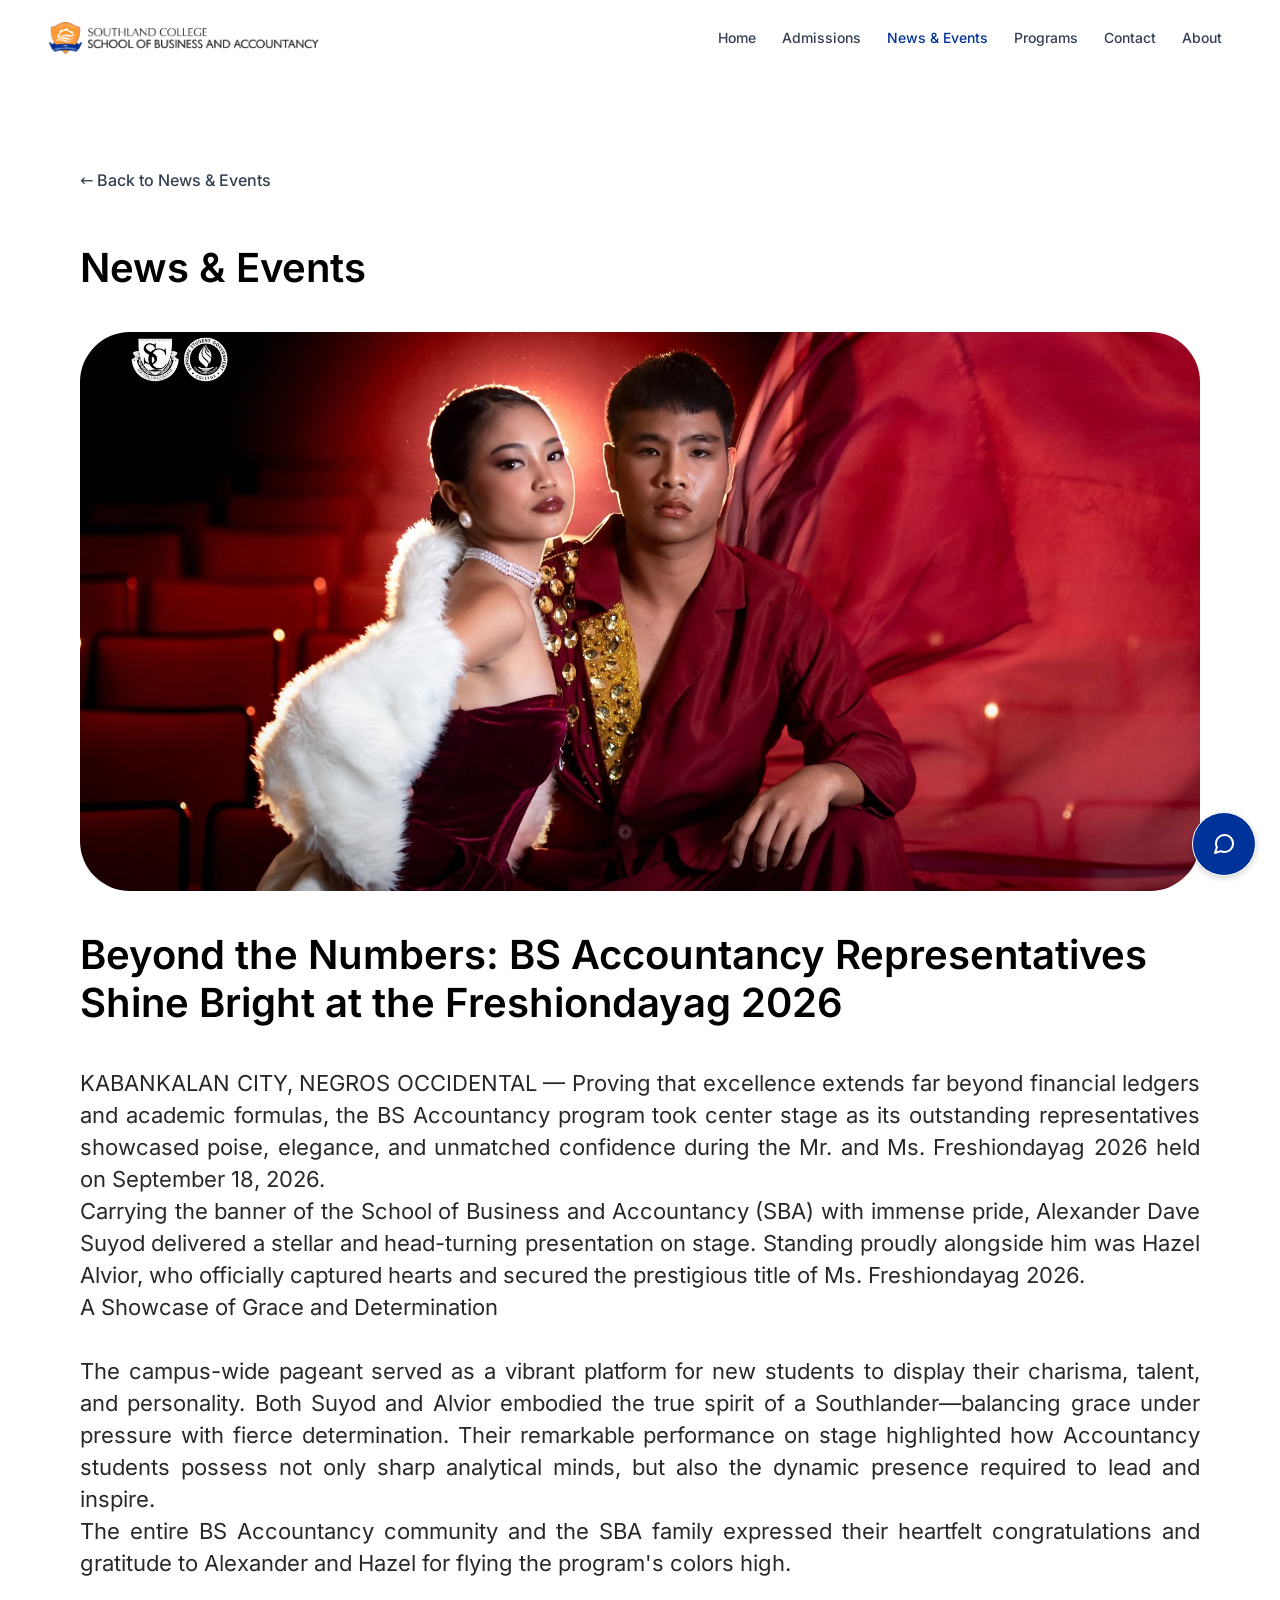
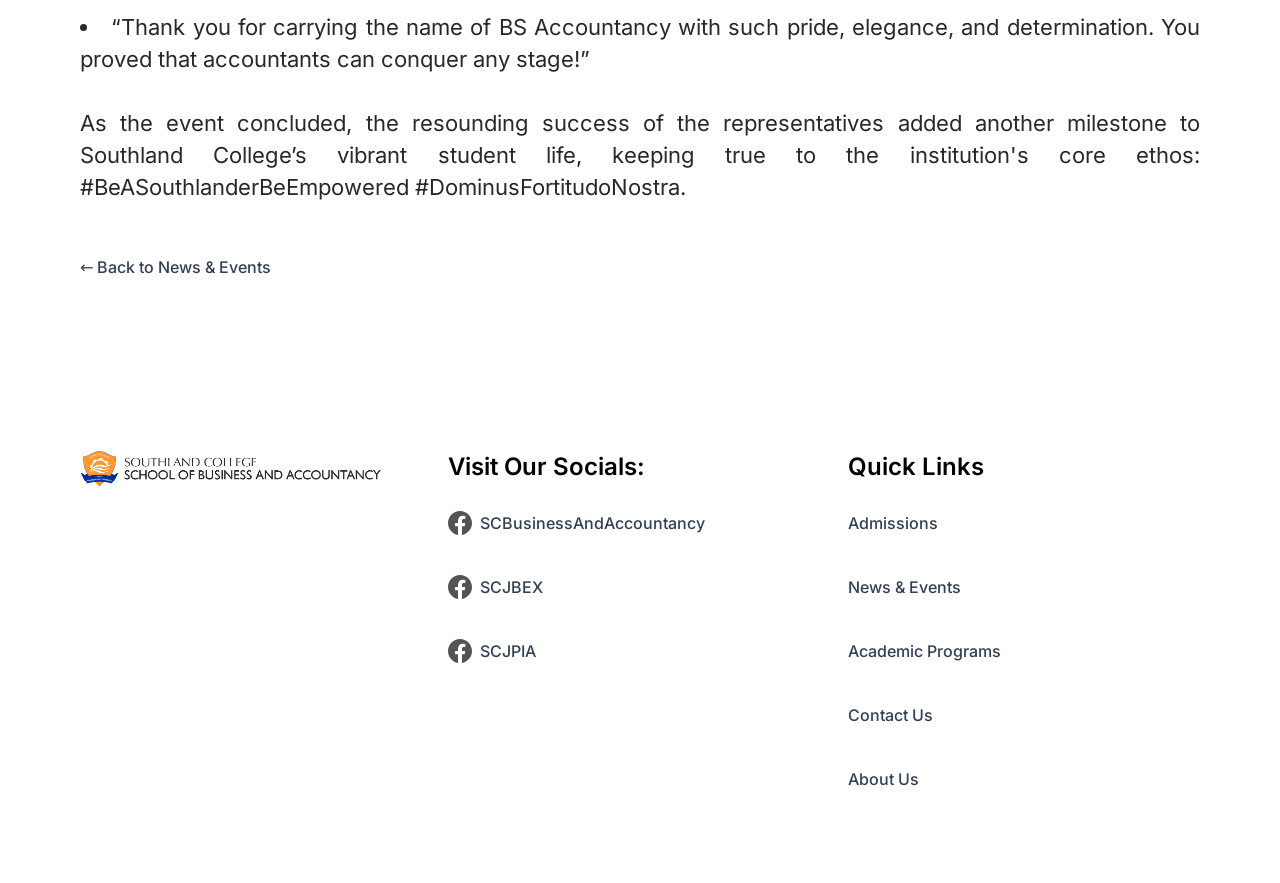
<file: freshiondayag.html>
<!doctype html>
<html lang="en">
<head>
  <meta charset="utf-8">
  <meta name="viewport" content="width=device-width, initial-scale=1">
  <meta name="description" content="Meet the BS Accountancy representatives who took the stage at Freshiondayag 2026.">
  <link rel="icon" type="image/png" sizes="64x64" href="assets/favicon.png">
  <meta property="og:type" content="article">
  <meta property="og:site_name" content="Southland College SBA">
  <meta property="og:title" content="Beyond the Numbers | Southland College SBA">
  <meta property="og:description" content="Meet the BS Accountancy representatives who took the stage at Freshiondayag 2026.">
  <meta property="og:url" content="https://scsba.vercel.app/freshiondayag">
  <meta property="og:image" content="https://scsba.vercel.app/assets/share-preview.jpg">
  <meta property="og:image:type" content="image/jpeg">
  <meta property="og:image:width" content="1200">
  <meta property="og:image:height" content="630">
  <meta property="og:image:alt" content="Southland College School of Business and Accountancy students beside the department slogan">
  <meta name="twitter:card" content="summary_large_image">
  <title>Beyond the Numbers | Southland College SBA</title>
  <link rel="stylesheet" href="design.css">
  <link rel="stylesheet" href="site.css">
  <script src="site-config.js" defer></script>
  <script src="script.js" defer></script>
</head>
<body>
  <a class="skip-link desktop-design" href="#main-desktop">Skip to content</a>
  <a class="skip-link phone-design" href="#main-phone">Skip to content</a>
  <header class="site-header">
    <a class="site-wordmark" href="index.html"><img src="sba-logo.png" width="1263" height="141" alt="Southland College School of Business and Accountancy"></a>
    <nav class="site-nav" aria-label="Main navigation">
      <a href="index.html">Home</a>
      <a href="admissions.html" class="admissions-link">Admissions</a>
      <a href="news.html" aria-current="page">News &amp; Events</a>
      <a href="programs.html">Programs</a>
      <a href="contact.html">Contact</a>
      <a href="about.html">About</a>
    </nav>
    <button class="site-menu-button" type="button" aria-label="Open menu" aria-haspopup="dialog" aria-controls="mobile-menu" data-open-menu>
      <img src="assets/1fd85.svg" width="24" height="24" alt="">
    </button>
  </header>
  <div class="bg-white content-stretch flex flex-col items-start relative size-full desktop-design" data-node-id="50:3657" data-name="News / Freshiondayag – Desktop">
    <main class="bg-[var(--sba-color-surface,white)] content-stretch flex flex-col gap-[var(--space-40,40px)] items-start p-[var(--space-80,80px)] relative shrink-0 w-full" data-node-id="69:5145" data-name="Main Content" id="main-desktop" tabindex="-1">
      <a class="content-stretch cursor-pointer flex items-center min-h-[48px] py-[12px] relative shrink-0" data-node-id="121:9193" data-name="Navigation / Back to News / Top" href="news.html">
        <p class="[word-break:break-word] font-medium leading-[24px] not-italic relative shrink-0 text-[16px] text-[color:var(--color-link-default,#334052)] whitespace-nowrap" data-node-id="I121:9193;119:8751">← Back to News &amp; Events</p>
      </a>
      <h1 class="[word-break:break-word] font-semibold leading-[48px] min-w-full not-italic relative shrink-0 text-[40px] text-black w-[min-content]" data-node-id="50:3870">News &amp; Events</h1>
      <div class="aspect-[1280/638.510498046875] relative rounded-[50px] shrink-0 w-full" data-node-id="50:4052" data-name="Article / Image">
        <div class="absolute inset-0 overflow-hidden pointer-events-none rounded-[50px]">
          <img alt="" class="absolute h-[133.81%] left-0 max-w-none top-[-6.56%] w-full" src="assets/b94d5.png" decoding="async">
        </div>
      </div>
      <p class="[word-break:break-word] font-semibold leading-[48px] min-w-full not-italic relative shrink-0 text-[40px] text-black w-[min-content]" data-node-id="50:3869">Beyond the Numbers: BS Accountancy Representatives Shine Bright at the Freshiondayag 2026</p>
      <div class="[word-break:break-word] font-normal leading-[0] min-w-full not-italic relative shrink-0 text-[#282828] text-[22px] text-justify w-[min-content]" data-node-id="50:3871">
        <p class="leading-[32px] mb-0 whitespace-pre-wrap">KABANKALAN CITY, NEGROS OCCIDENTAL — Proving that excellence extends far beyond financial ledgers and academic formulas, the BS Accountancy program took center stage as its outstanding representatives showcased poise, elegance, and unmatched confidence during the Mr. and Ms. Freshiondayag 2026 held on September 18, 2026.</p>
        <p class="leading-[32px] mb-0 whitespace-pre-wrap">Carrying the banner of the School of Business and Accountancy (SBA) with immense pride, Alexander Dave Suyod delivered a stellar and head-turning presentation on stage. Standing proudly alongside him was Hazel Alvior, who officially captured hearts and secured the prestigious title of Ms. Freshiondayag 2026.</p>
        <p class="leading-[32px] mb-0 whitespace-pre-wrap">A Showcase of Grace and Determination</p>
        <p class="leading-[32px] mb-0 whitespace-pre-wrap">​</p>
        <p class="leading-[32px] mb-0 whitespace-pre-wrap">The campus-wide pageant served as a vibrant platform for new students to display their charisma, talent, and personality. Both Suyod and Alvior embodied the true spirit of a Southlander—balancing grace under pressure with fierce determination. Their remarkable performance on stage highlighted how Accountancy students possess not only sharp analytical minds, but also the dynamic presence required to lead and inspire.</p>
        <p class="leading-[32px] mb-0 whitespace-pre-wrap">The entire BS Accountancy community and the SBA family expressed their heartfelt congratulations and gratitude to Alexander and Hazel for flying the program's colors high.</p>
        <p class="leading-[32px] mb-0 whitespace-pre-wrap">​</p>
        <li class="mb-0 ms-[0px]">
          <span class="leading-[32px]">“Thank you for carrying the name of BS Accountancy with such pride, elegance, and determination. You proved that accountants can conquer any stage!”</span>
        </li>
        <p class="leading-[32px] mb-0 whitespace-pre-wrap">​</p>
        <p class="leading-[32px] whitespace-pre-wrap">As the event concluded, the resounding success of the representatives added another milestone to Southland College’s vibrant student life, keeping true to the institution's core ethos: #BeASouthlanderBeEmpowered #DominusFortitudoNostra.</p>
      </div>
      <a class="content-stretch cursor-pointer flex items-center min-h-[48px] py-[12px] relative shrink-0" data-node-id="121:9198" data-name="Navigation / Back to News / Bottom" href="news.html">
        <p class="[word-break:break-word] font-medium leading-[24px] not-italic relative shrink-0 text-[16px] text-[color:var(--color-link-default,#334052)] whitespace-nowrap" data-node-id="I121:9198;119:8751">← Back to News &amp; Events</p>
      </a>
    </main>
    <footer class="bg-[var(--sba-color-surface,white)] content-stretch flex gap-[var(--space-48,48px)] items-start overflow-clip p-[var(--space-80,80px)] relative shrink-0 w-full" data-node-id="69:4965" data-name="Footer / Main">
      <div class="block cursor-pointer h-[81.951px] overflow-clip relative shrink-0 w-[320px]" data-node-id="I69:4965;28:905" data-name="Logo / Department">
        <img class="sba-logo" src="sba-logo.png" width="1263" height="141" alt="Southland College School of Business and Accountancy">
      </div>
      <div class="content-stretch flex flex-[1_0_0] flex-col gap-[var(--space-16,16px)] items-start min-w-px relative" data-node-id="I69:4965;40:434" data-name="Social Links">
        <p class="[word-break:break-word] font-semibold leading-[32px] not-italic relative shrink-0 text-[24px] text-black w-full" data-node-id="I69:4965;28:1059">Visit Our Socials:</p>
        <a class="content-stretch cursor-pointer flex gap-[var(--space-8,8px)] items-center relative shrink-0 w-full" href="https://www.facebook.com/SCBusinessAndAccountancy" data-node-id="I69:4965;28:1063" target="_blank" data-name="Social / SCBusinessAndAccountancy" rel="noopener noreferrer">
          <img class="footer-social-icon" src="assets/2eb37.svg" width="24" height="24" alt="">
          <div class="content-stretch flex items-center min-h-[48px] py-[12px] relative shrink-0" data-node-id="I69:4965;121:9083" data-name="Link / SCBusinessAndAccountancy">
            <p class="[word-break:break-word] font-medium leading-[24px] not-italic relative shrink-0 text-[16px] text-[color:var(--color-link-default,#334052)] text-left whitespace-nowrap" data-node-id="I69:4965;121:9083;119:8751">SCBusinessAndAccountancy</p>
          </div>
        </a>
        <a class="content-stretch cursor-pointer flex gap-[var(--space-8,8px)] items-center relative shrink-0 w-full" href="https://www.facebook.com/SCJBEX/" data-node-id="I69:4965;28:1082" target="_blank" data-name="Social / SCJBEX" rel="noopener noreferrer">
          <img class="footer-social-icon" src="assets/2eb37.svg" width="24" height="24" alt="">
          <div class="content-stretch flex items-center min-h-[48px] py-[12px] relative shrink-0" data-node-id="I69:4965;121:9088" data-name="Link / SCJBEX">
            <p class="[word-break:break-word] font-medium leading-[24px] not-italic relative shrink-0 text-[16px] text-[color:var(--color-link-default,#334052)] text-left whitespace-nowrap" data-node-id="I69:4965;121:9088;119:8751">SCJBEX</p>
          </div>
        </a>
        <a class="content-stretch cursor-pointer flex gap-[var(--space-8,8px)] items-center relative shrink-0 w-full" href="https://www.facebook.com/SCJPIA" data-node-id="I69:4965;28:1093" target="_blank" data-name="Social / SCJPIA" rel="noopener noreferrer">
          <img class="footer-social-icon" src="assets/2eb37.svg" width="24" height="24" alt="">
          <div class="content-stretch flex items-center min-h-[48px] py-[12px] relative shrink-0" data-node-id="I69:4965;121:9093" data-name="Link / SCJPIA">
            <p class="[word-break:break-word] font-medium leading-[24px] not-italic relative shrink-0 text-[16px] text-[color:var(--color-link-default,#334052)] text-left whitespace-nowrap" data-node-id="I69:4965;121:9093;119:8751">SCJPIA</p>
          </div>
        </a>
      </div>
      <div class="content-stretch flex flex-[1_0_0] flex-col gap-[var(--space-16,16px)] items-start min-w-px relative" data-node-id="I69:4965;40:435" data-name="Quick Links">
        <p class="[word-break:break-word] font-semibold leading-[32px] min-w-full not-italic relative shrink-0 text-[24px] text-black w-[min-content]" data-node-id="I69:4965;28:1060">Quick Links</p>
        <a class="content-stretch cursor-pointer flex flex-col items-start relative shrink-0 w-full" data-node-id="I69:4965;28:1103" data-name="Link" href="admissions.html">
          <div class="content-stretch flex items-center min-h-[48px] py-[12px] relative shrink-0" data-node-id="I69:4965;121:9098" data-name="Link / Admissions">
            <p class="[word-break:break-word] font-medium leading-[24px] not-italic relative shrink-0 text-[16px] text-[color:var(--color-link-default,#334052)] text-left whitespace-nowrap" data-node-id="I69:4965;121:9098;119:8751">Admissions</p>
          </div>
        </a>
        <a class="content-stretch cursor-pointer flex flex-col items-start relative shrink-0 w-full" data-node-id="I69:4965;28:1115" data-name="Link" href="news.html">
          <div class="content-stretch flex items-center min-h-[48px] py-[12px] relative shrink-0" data-node-id="I69:4965;121:9103" data-name="Link / News &amp; Events">
            <p class="[word-break:break-word] font-medium leading-[24px] not-italic relative shrink-0 text-[16px] text-[color:var(--color-link-default,#334052)] text-left whitespace-nowrap" data-node-id="I69:4965;121:9103;119:8751">News &amp; Events</p>
          </div>
        </a>
        <a class="content-stretch cursor-pointer flex items-center min-h-[48px] py-[12px] relative shrink-0" data-node-id="I69:4965;121:9108" data-name="Link / Academic Programs" href="programs.html">
          <p class="[word-break:break-word] font-medium leading-[24px] not-italic relative shrink-0 text-[16px] text-[color:var(--color-link-default,#334052)] whitespace-nowrap" data-node-id="I69:4965;121:9108;119:8751">Academic Programs</p>
        </a>
        <a class="content-stretch cursor-pointer flex items-center min-h-[48px] py-[12px] relative shrink-0" data-node-id="I69:4965;121:9113" data-name="Link / Contact Us" href="contact.html">
          <p class="[word-break:break-word] font-medium leading-[24px] not-italic relative shrink-0 text-[16px] text-[color:var(--color-link-default,#334052)] whitespace-nowrap" data-node-id="I69:4965;121:9113;119:8751">Contact Us</p>
        </a>
        <a class="content-stretch cursor-pointer flex items-center min-h-[48px] py-[12px] relative shrink-0" data-node-id="I69:4965;121:9118" data-name="Link / About Us" href="about.html">
          <p class="[word-break:break-word] font-medium leading-[24px] not-italic relative shrink-0 text-[16px] text-[color:var(--color-link-default,#334052)] whitespace-nowrap" data-node-id="I69:4965;121:9118;119:8751">About Us</p>
        </a>
      </div>
    </footer>
  </div>
  <div class="bg-white content-stretch flex flex-col items-start relative size-full phone-design" data-node-id="71:18631" data-name="News / Freshiondayag – Phone">
    <main class="bg-[var(--sba-color-surface,white)] content-stretch flex flex-col gap-[var(--space-32,32px)] items-start px-[var(--space-24,24px)] py-[var(--space-48,48px)] relative shrink-0 w-full" data-node-id="71:18633" data-name="Main Content" id="main-phone" tabindex="-1">
      <a class="content-stretch cursor-pointer flex items-center min-h-[48px] py-[12px] relative shrink-0" data-node-id="121:9243" data-name="Navigation / Back to News / Top" href="news.html">
        <p class="[word-break:break-word] font-medium leading-[24px] not-italic relative shrink-0 text-[16px] text-[color:var(--color-link-default,#334052)] whitespace-nowrap" data-node-id="I121:9243;119:8751">← Back to News &amp; Events</p>
      </a>
      <h1 class="[word-break:break-word] font-semibold leading-[36px] min-w-full not-italic relative shrink-0 text-[28px] text-black w-[min-content]" data-node-id="71:18634">News &amp; Events</h1>
      <div class="aspect-[342/170.60202026367188] relative rounded-[16px] shrink-0 w-full" data-node-id="71:18635" data-name="Article / Image">
        <div class="absolute inset-0 overflow-hidden pointer-events-none rounded-[16px]">
          <img alt="" class="absolute h-[133.81%] left-0 max-w-none top-[-6.56%] w-full" src="assets/b94d5.png" decoding="async">
        </div>
      </div>
      <p class="[word-break:break-word] font-semibold leading-[36px] min-w-full not-italic relative shrink-0 text-[28px] text-black w-[min-content]" data-node-id="71:18636">Beyond the Numbers: BS Accountancy Representatives Shine Bright at the Freshiondayag 2026</p>
      <div class="[word-break:break-word] font-normal leading-[0] min-w-full not-italic relative shrink-0 text-[#282828] text-[16px] w-[min-content]" data-node-id="71:18637">
        <p class="leading-[24px] mb-[12px] whitespace-pre-wrap">KABANKALAN CITY, NEGROS OCCIDENTAL — Proving that excellence extends far beyond financial ledgers and academic formulas, the BS Accountancy program took center stage as its outstanding representatives showcased poise, elegance, and unmatched confidence during the Mr. and Ms. Freshiondayag 2026 held on September 18, 2026.</p>
        <p class="leading-[24px] mb-[12px] whitespace-pre-wrap">Carrying the banner of the School of Business and Accountancy (SBA) with immense pride, Alexander Dave Suyod delivered a stellar and head-turning presentation on stage. Standing proudly alongside him was Hazel Alvior, who officially captured hearts and secured the prestigious title of Ms. Freshiondayag 2026.</p>
        <p class="leading-[24px] mb-[12px] whitespace-pre-wrap">A Showcase of Grace and Determination</p>
        <p class="leading-[24px] mb-[12px] whitespace-pre-wrap">​</p>
        <p class="leading-[24px] mb-[12px] whitespace-pre-wrap">The campus-wide pageant served as a vibrant platform for new students to display their charisma, talent, and personality. Both Suyod and Alvior embodied the true spirit of a Southlander—balancing grace under pressure with fierce determination. Their remarkable performance on stage highlighted how Accountancy students possess not only sharp analytical minds, but also the dynamic presence required to lead and inspire.</p>
        <p class="leading-[24px] mb-[12px] whitespace-pre-wrap">The entire BS Accountancy community and the SBA family expressed their heartfelt congratulations and gratitude to Alexander and Hazel for flying the program's colors high.</p>
        <p class="leading-[24px] mb-[12px] whitespace-pre-wrap">​</p>
        <li class="mb-[12px] ms-[0px]">
          <span class="leading-[24px]">“Thank you for carrying the name of BS Accountancy with such pride, elegance, and determination. You proved that accountants can conquer any stage!”</span>
        </li>
        <p class="leading-[24px] mb-[12px] whitespace-pre-wrap">​</p>
        <p class="leading-[24px] whitespace-pre-wrap">As the event concluded, the resounding success of the representatives added another milestone to Southland College’s vibrant student life, keeping true to the institution's core ethos: #BeASouthlanderBeEmpowered #DominusFortitudoNostra.</p>
      </div>
      <a class="content-stretch cursor-pointer flex items-center min-h-[48px] py-[12px] relative shrink-0" data-node-id="121:9248" data-name="Navigation / Back to News / Bottom" href="news.html">
        <p class="[word-break:break-word] font-medium leading-[24px] not-italic relative shrink-0 text-[16px] text-[color:var(--color-link-default,#334052)] whitespace-nowrap" data-node-id="I121:9248;119:8751">← Back to News &amp; Events</p>
      </a>
    </main>
    <footer class="bg-[var(--sba-color-surface,white)] content-stretch flex flex-col gap-[32px] items-start overflow-clip px-[24px] py-[40px] relative shrink-0 w-full" data-node-id="71:19233" data-name="Footer / Phone">
      <div class="block cursor-pointer h-[61.463px] overflow-clip relative shrink-0 w-[240px]" data-node-id="I71:19233;70:5031" data-name="Logo / Department">
        <img class="sba-logo" src="sba-logo.png" width="1263" height="141" alt="Southland College School of Business and Accountancy">
      </div>
      <div class="content-stretch flex flex-col gap-[16px] items-start relative shrink-0 w-full" data-node-id="I71:19233;70:5169" data-name="Social Links">
        <p class="[word-break:break-word] font-semibold leading-[30px] not-italic relative shrink-0 text-[22px] text-black w-full" data-node-id="I71:19233;70:5170">Visit Our Socials:</p>
        <a class="content-stretch cursor-pointer flex gap-[8px] items-center min-h-[44px] relative shrink-0 w-full" href="https://www.facebook.com/SCBusinessAndAccountancy" data-node-id="I71:19233;70:5171" target="_blank" data-name="Social / SCBusinessAndAccountancy" rel="noopener noreferrer">
          <img class="footer-social-icon" src="assets/2eb37.svg" width="24" height="24" alt="">
          <div class="content-stretch flex items-center min-h-[48px] py-[12px] relative shrink-0" data-node-id="I71:19233;121:9123" data-name="Link / SCBusinessAndAccountancy">
            <p class="[word-break:break-word] font-medium leading-[24px] not-italic relative shrink-0 text-[16px] text-[color:var(--color-link-default,#334052)] text-left whitespace-nowrap" data-node-id="I71:19233;121:9123;119:8751">SCBusinessAndAccountancy</p>
          </div>
        </a>
        <a class="content-stretch cursor-pointer flex gap-[8px] items-center min-h-[44px] relative shrink-0 w-full" href="https://www.facebook.com/SCJBEX/" data-node-id="I71:19233;70:5181" target="_blank" data-name="Social / SCJBEX" rel="noopener noreferrer">
          <img class="footer-social-icon" src="assets/2eb37.svg" width="24" height="24" alt="">
          <div class="content-stretch flex items-center min-h-[48px] py-[12px] relative shrink-0" data-node-id="I71:19233;121:9128" data-name="Link / SCJBEX">
            <p class="[word-break:break-word] font-medium leading-[24px] not-italic relative shrink-0 text-[16px] text-[color:var(--color-link-default,#334052)] text-left whitespace-nowrap" data-node-id="I71:19233;121:9128;119:8751">SCJBEX</p>
          </div>
        </a>
        <a class="content-stretch cursor-pointer flex gap-[8px] items-center min-h-[44px] relative shrink-0 w-full" href="https://www.facebook.com/SCJPIA" data-node-id="I71:19233;70:5191" target="_blank" data-name="Social / SCJPIA" rel="noopener noreferrer">
          <img class="footer-social-icon" src="assets/2eb37.svg" width="24" height="24" alt="">
          <div class="content-stretch flex items-center min-h-[48px] py-[12px] relative shrink-0" data-node-id="I71:19233;121:9133" data-name="Link / SCJPIA">
            <p class="[word-break:break-word] font-medium leading-[24px] not-italic relative shrink-0 text-[16px] text-[color:var(--color-link-default,#334052)] text-left whitespace-nowrap" data-node-id="I71:19233;121:9133;119:8751">SCJPIA</p>
          </div>
        </a>
      </div>
      <div class="content-stretch flex flex-col gap-[16px] items-start relative shrink-0 w-full" data-node-id="I71:19233;70:5201" data-name="Quick Links">
        <p class="[word-break:break-word] font-semibold leading-[30px] not-italic relative shrink-0 text-[22px] text-black w-full" data-node-id="I71:19233;70:5202">Quick Links</p>
        <a class="content-stretch cursor-pointer flex flex-col items-start justify-center min-h-[44px] relative shrink-0 w-full" data-node-id="I71:19233;70:5203" data-name="Link" href="admissions.html">
          <div class="content-stretch flex items-center min-h-[48px] py-[12px] relative shrink-0" data-node-id="I71:19233;121:9138" data-name="Link / Admissions">
            <p class="[word-break:break-word] font-medium leading-[24px] not-italic relative shrink-0 text-[16px] text-[color:var(--color-link-default,#334052)] text-left whitespace-nowrap" data-node-id="I71:19233;121:9138;119:8751">Admissions</p>
          </div>
        </a>
        <a class="content-stretch cursor-pointer flex flex-col items-start justify-center min-h-[44px] relative shrink-0 w-full" data-node-id="I71:19233;70:5205" data-name="Link" href="news.html">
          <div class="content-stretch flex items-center min-h-[48px] py-[12px] relative shrink-0" data-node-id="I71:19233;121:9143" data-name="Link / News &amp; Events">
            <p class="[word-break:break-word] font-medium leading-[24px] not-italic relative shrink-0 text-[16px] text-[color:var(--color-link-default,#334052)] text-left whitespace-nowrap" data-node-id="I71:19233;121:9143;119:8751">News &amp; Events</p>
          </div>
        </a>
        <a class="content-stretch cursor-pointer flex flex-col items-start justify-center min-h-[44px] overflow-clip relative shrink-0 w-full" data-node-id="I71:19233;86:8650" data-name="Link / Academic Programs" href="programs.html">
          <div class="content-stretch flex items-center min-h-[48px] py-[12px] relative shrink-0" data-node-id="I71:19233;121:9148" data-name="Link / Academic Programs">
            <p class="[word-break:break-word] font-medium leading-[24px] not-italic relative shrink-0 text-[16px] text-[color:var(--color-link-default,#334052)] text-left whitespace-nowrap" data-node-id="I71:19233;121:9148;119:8751">Academic Programs</p>
          </div>
        </a>
        <a class="content-stretch cursor-pointer flex flex-col items-start justify-center min-h-[44px] overflow-clip relative shrink-0 w-full" data-node-id="I71:19233;86:8652" data-name="Link / Contact" href="contact.html">
          <div class="content-stretch flex items-center min-h-[48px] py-[12px] relative shrink-0" data-node-id="I71:19233;121:9153" data-name="Link / Contact Us">
            <p class="[word-break:break-word] font-medium leading-[24px] not-italic relative shrink-0 text-[16px] text-[color:var(--color-link-default,#334052)] text-left whitespace-nowrap" data-node-id="I71:19233;121:9153;119:8751">Contact Us</p>
          </div>
        </a>
        <a class="content-stretch cursor-pointer flex flex-col items-start justify-center min-h-[44px] overflow-clip relative shrink-0 w-full" data-node-id="I71:19233;86:8654" data-name="Link / About Us" href="about.html">
          <div class="content-stretch flex items-center min-h-[48px] py-[12px] relative shrink-0" data-node-id="I71:19233;121:9158" data-name="Link / About Us">
            <p class="[word-break:break-word] font-medium leading-[24px] not-italic relative shrink-0 text-[16px] text-[color:var(--color-link-default,#334052)] text-left whitespace-nowrap" data-node-id="I71:19233;121:9158;119:8751">About Us</p>
          </div>
        </a>
      </div>
    </footer>
  </div>
  <dialog id="mobile-menu" aria-label="Site menu">
    <header>
      <a class="site-wordmark" href="index.html"><img src="sba-logo.png" width="1263" height="141" alt="Southland College School of Business and Accountancy"></a>
      <form method="dialog"><button>Close <span aria-hidden="true">×</span></button></form>
    </header>
    <nav class="site-nav" aria-label="Main navigation">
      <a href="index.html">Home</a>
      <a href="admissions.html" class="admissions-link">Admissions</a>
      <a href="news.html" aria-current="page">News &amp; Events</a>
      <a href="programs.html">Programs</a>
      <a href="contact.html">Contact</a>
      <a href="about.html">About</a>
    </nav>
  </dialog>
  <button id="chat-launcher" type="button" aria-label="SBA chat" aria-expanded="false" aria-controls="chat-panel">
    <img src="assets/chat-launcher.svg" width="24" height="24" alt="">
  </button>
  <dialog id="chat-panel" aria-labelledby="chat-title">
    <header>
      <h2 id="chat-title">SBA Chat</h2>
      <form method="dialog"><button aria-label="Close chat">×</button></form>
    </header>
    <div id="chat-fallback">
      <p>Contact the SBA office for help with programs and admissions.</p>
      <a href="contact.html">Contact SBA</a>
    </div>
  </dialog>
</body>
</html>
</file>
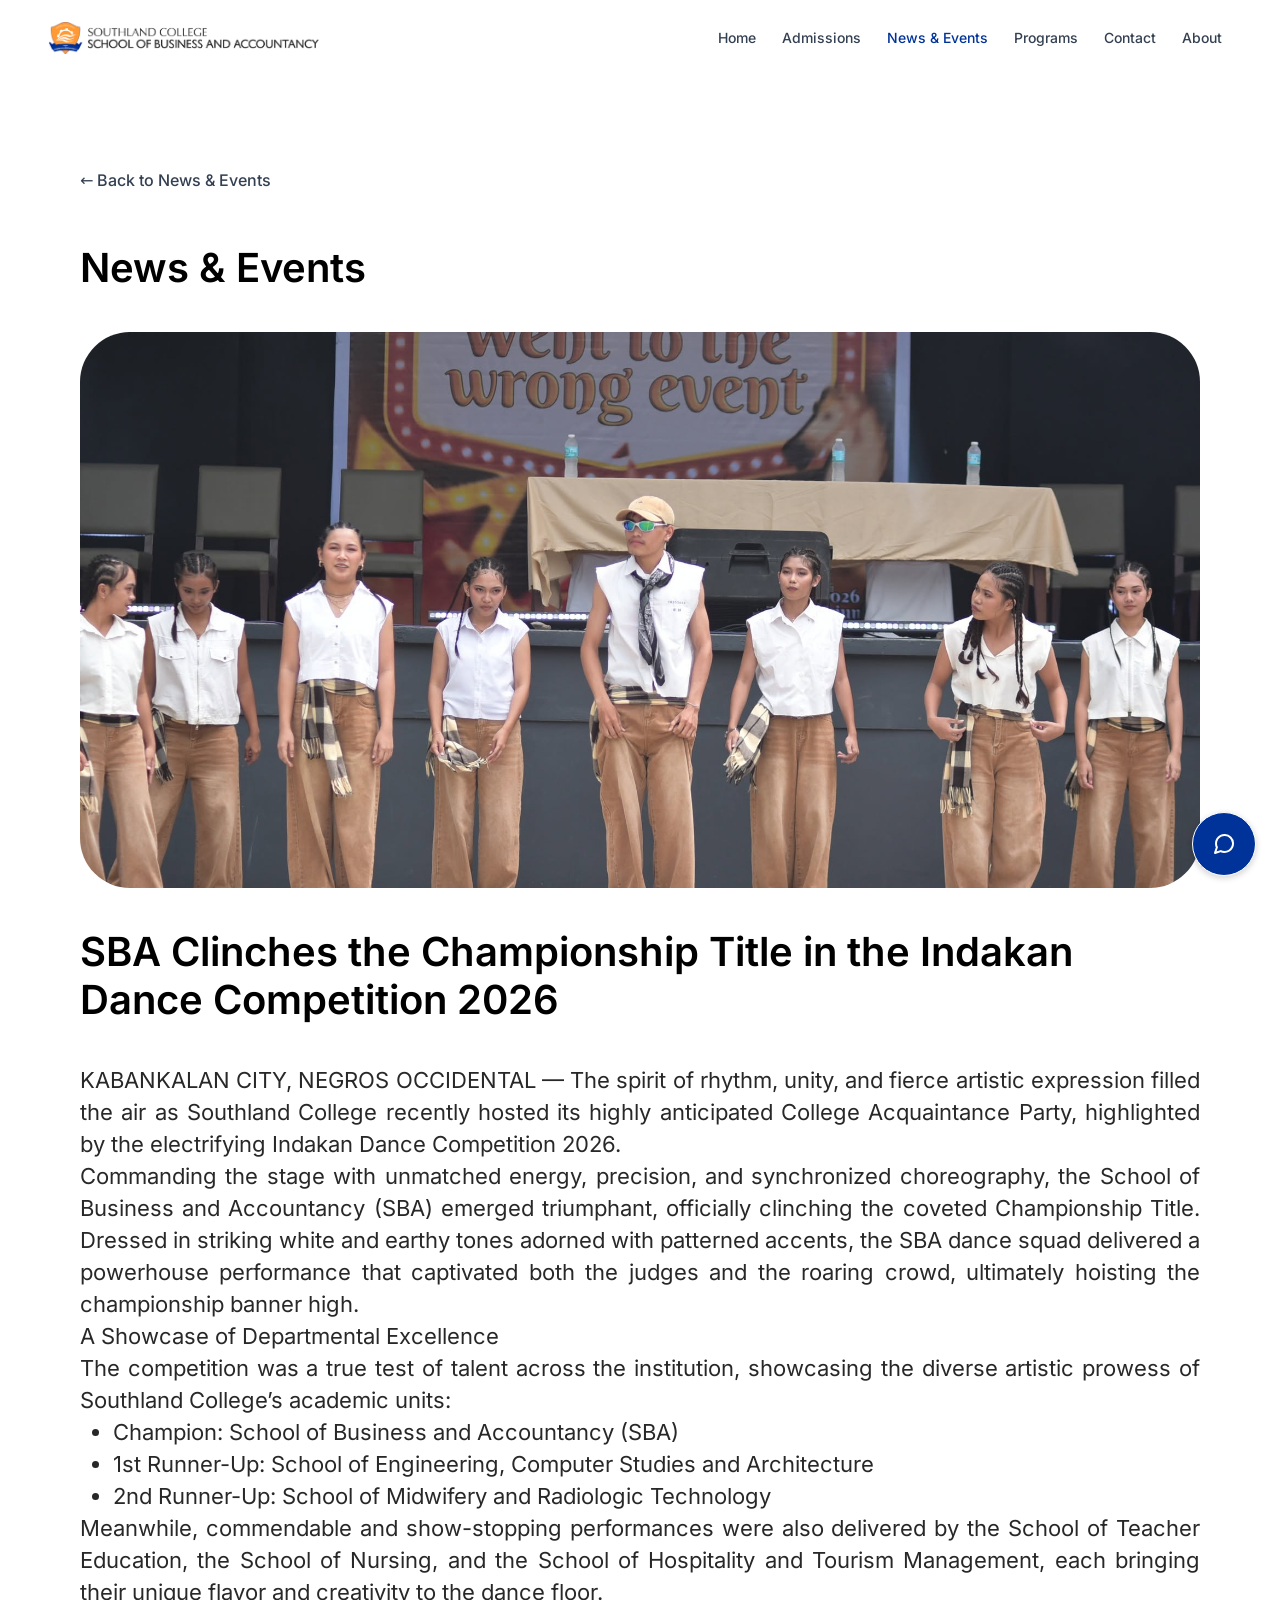
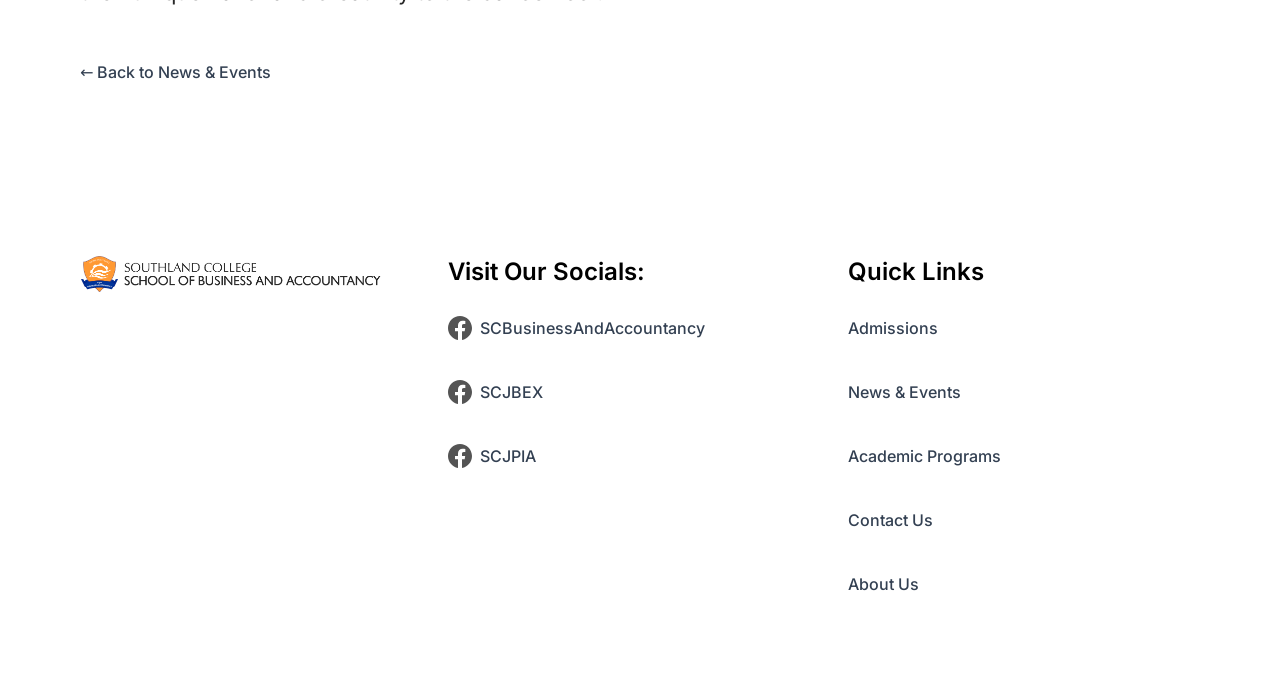
<file: indakan-championship.html>
<!doctype html>
<html lang="en">
<head>
  <meta charset="utf-8">
  <meta name="viewport" content="width=device-width, initial-scale=1">
  <meta name="description" content="Southland College SBA won the 2026 Indakan Dance Competition at the College Acquaintance Party.">
  <link rel="icon" type="image/png" sizes="64x64" href="assets/favicon.png">
  <meta property="og:type" content="article">
  <meta property="og:site_name" content="Southland College SBA">
  <meta property="og:title" content="SBA Clinches the Championship Title in the Indakan Dance Competition 2026 | Southland College SBA">
  <meta property="og:description" content="Southland College SBA won the 2026 Indakan Dance Competition at the College Acquaintance Party.">
  <meta property="og:url" content="https://scsba.vercel.app/indakan-championship">
  <meta property="og:image" content="https://scsba.vercel.app/assets/share-preview.jpg">
  <meta property="og:image:type" content="image/jpeg">
  <meta property="og:image:width" content="1200">
  <meta property="og:image:height" content="630">
  <meta property="og:image:alt" content="Southland College School of Business and Accountancy students beside the department slogan">
  <meta name="twitter:card" content="summary_large_image">
  <title>SBA Clinches the Championship Title in the Indakan Dance Competition 2026 | Southland College SBA</title>
  <link rel="stylesheet" href="design.css">
  <link rel="stylesheet" href="site.css">
  <script src="site-config.js" defer></script>
  <script src="script.js" defer></script>
</head>
<body>
  <a class="skip-link desktop-design" href="#main-desktop">Skip to content</a>
  <a class="skip-link phone-design" href="#main-phone">Skip to content</a>
  <header class="site-header">
    <a class="site-wordmark" href="index.html"><img src="sba-logo.png" width="1263" height="141" alt="Southland College School of Business and Accountancy"></a>
    <nav class="site-nav" aria-label="Main navigation">
      <a href="index.html">Home</a>
      <a href="admissions.html" class="admissions-link">Admissions</a>
      <a href="news.html" aria-current="page">News &amp; Events</a>
      <a href="programs.html">Programs</a>
      <a href="contact.html">Contact</a>
      <a href="about.html">About</a>
    </nav>
    <button class="site-menu-button" type="button" aria-label="Open menu" aria-haspopup="dialog" aria-controls="mobile-menu" data-open-menu>
      <img src="assets/1fd85.svg" width="24" height="24" alt="">
    </button>
  </header>
  <div class="bg-white content-stretch flex flex-col items-start relative size-full desktop-design" data-node-id="49:2147" data-name="News / Indakan Championship – Desktop">
    <main class="bg-[var(--sba-color-surface,white)] content-stretch flex flex-col gap-[var(--space-40,40px)] items-start p-[var(--space-80,80px)] relative shrink-0 w-full" data-node-id="69:4363" data-name="Main Content" id="main-desktop" tabindex="-1">
      <a class="content-stretch cursor-pointer flex items-center min-h-[48px] py-[12px] relative shrink-0" data-node-id="121:9173" data-name="Navigation / Back to News / Top" href="news.html">
        <p class="[word-break:break-word] font-medium leading-[24px] not-italic relative shrink-0 text-[16px] text-[color:var(--color-link-default,#334052)] whitespace-nowrap" data-node-id="I121:9173;119:8751">← Back to News &amp; Events</p>
      </a>
      <h1 class="[word-break:break-word] font-semibold leading-[48px] min-w-full not-italic relative shrink-0 text-[40px] text-black w-[min-content]" data-node-id="49:2536">News &amp; Events</h1>
      <div class="aspect-[1280/635.5521240234375] relative rounded-[50px] shrink-0 w-full" data-node-id="49:2538" data-name="Article / Image">
        <div class="absolute inset-0 overflow-hidden pointer-events-none rounded-[50px]">
          <img alt="" class="absolute h-[134.23%] left-0 max-w-none top-[-17.27%] w-full" src="assets/cde2a.png" decoding="async">
        </div>
      </div>
      <p class="[word-break:break-word] font-semibold leading-[48px] min-w-full not-italic relative shrink-0 text-[40px] text-black w-[min-content]" data-node-id="49:2535">SBA Clinches the Championship Title in the Indakan Dance Competition 2026</p>
      <div class="[word-break:break-word] font-normal leading-[0] min-w-full not-italic relative shrink-0 text-[#282828] text-[22px] text-justify w-[min-content]" data-node-id="49:2537">
        <p class="leading-[32px] mb-0">KABANKALAN CITY, NEGROS OCCIDENTAL — The spirit of rhythm, unity, and fierce artistic expression filled the air as Southland College recently hosted its highly anticipated College Acquaintance Party, highlighted by the electrifying Indakan Dance Competition 2026.</p>
        <p class="leading-[32px] mb-0">Commanding the stage with unmatched energy, precision, and synchronized choreography, the School of Business and Accountancy (SBA) emerged triumphant, officially clinching the coveted Championship Title. Dressed in striking white and earthy tones adorned with patterned accents, the SBA dance squad delivered a powerhouse performance that captivated both the judges and the roaring crowd, ultimately hoisting the championship banner high.</p>
        <p class="leading-[32px] mb-0">A Showcase of Departmental Excellence</p>
        <p class="leading-[32px] mb-0">The competition was a true test of talent across the institution, showcasing the diverse artistic prowess of Southland College’s academic units:</p>
        <ul class="list-disc mb-0">
          <li class="mb-0 ms-[33px]">
            <span class="leading-[32px]">Champion: School of Business and Accountancy (SBA)</span>
          </li>
          <li class="mb-0 ms-[33px]">
            <span class="leading-[32px]">1st Runner-Up: School of Engineering, Computer Studies and Architecture</span>
          </li>
          <li class="ms-[33px]">
            <span class="leading-[32px]">2nd Runner-Up: School of Midwifery and Radiologic Technology</span>
          </li>
        </ul>
        <p class="leading-[32px]">Meanwhile, commendable and show-stopping performances were also delivered by the School of Teacher Education, the School of Nursing, and the School of Hospitality and Tourism Management, each bringing their unique flavor and creativity to the dance floor.</p>
      </div>
      <a class="content-stretch cursor-pointer flex items-center min-h-[48px] py-[12px] relative shrink-0" data-node-id="121:9178" data-name="Navigation / Back to News / Bottom" href="news.html">
        <p class="[word-break:break-word] font-medium leading-[24px] not-italic relative shrink-0 text-[16px] text-[color:var(--color-link-default,#334052)] whitespace-nowrap" data-node-id="I121:9178;119:8751">← Back to News &amp; Events</p>
      </a>
    </main>
    <footer class="bg-[var(--sba-color-surface,white)] content-stretch flex gap-[var(--space-48,48px)] items-start overflow-clip p-[var(--space-80,80px)] relative shrink-0 w-full" data-node-id="69:4183" data-name="Footer / Main">
      <div class="block cursor-pointer h-[81.951px] overflow-clip relative shrink-0 w-[320px]" data-node-id="I69:4183;28:905" data-name="Logo / Department">
        <img class="sba-logo" src="sba-logo.png" width="1263" height="141" alt="Southland College School of Business and Accountancy">
      </div>
      <div class="content-stretch flex flex-[1_0_0] flex-col gap-[var(--space-16,16px)] items-start min-w-px relative" data-node-id="I69:4183;40:434" data-name="Social Links">
        <p class="[word-break:break-word] font-semibold leading-[32px] not-italic relative shrink-0 text-[24px] text-black w-full" data-node-id="I69:4183;28:1059">Visit Our Socials:</p>
        <a class="content-stretch cursor-pointer flex gap-[var(--space-8,8px)] items-center relative shrink-0 w-full" href="https://www.facebook.com/SCBusinessAndAccountancy" data-node-id="I69:4183;28:1063" target="_blank" data-name="Social / SCBusinessAndAccountancy" rel="noopener noreferrer">
          <img class="footer-social-icon" src="assets/2eb37.svg" width="24" height="24" alt="">
          <div class="content-stretch flex items-center min-h-[48px] py-[12px] relative shrink-0" data-node-id="I69:4183;121:9083" data-name="Link / SCBusinessAndAccountancy">
            <p class="[word-break:break-word] font-medium leading-[24px] not-italic relative shrink-0 text-[16px] text-[color:var(--color-link-default,#334052)] text-left whitespace-nowrap" data-node-id="I69:4183;121:9083;119:8751">SCBusinessAndAccountancy</p>
          </div>
        </a>
        <a class="content-stretch cursor-pointer flex gap-[var(--space-8,8px)] items-center relative shrink-0 w-full" href="https://www.facebook.com/SCJBEX/" data-node-id="I69:4183;28:1082" target="_blank" data-name="Social / SCJBEX" rel="noopener noreferrer">
          <img class="footer-social-icon" src="assets/2eb37.svg" width="24" height="24" alt="">
          <div class="content-stretch flex items-center min-h-[48px] py-[12px] relative shrink-0" data-node-id="I69:4183;121:9088" data-name="Link / SCJBEX">
            <p class="[word-break:break-word] font-medium leading-[24px] not-italic relative shrink-0 text-[16px] text-[color:var(--color-link-default,#334052)] text-left whitespace-nowrap" data-node-id="I69:4183;121:9088;119:8751">SCJBEX</p>
          </div>
        </a>
        <a class="content-stretch cursor-pointer flex gap-[var(--space-8,8px)] items-center relative shrink-0 w-full" href="https://www.facebook.com/SCJPIA" data-node-id="I69:4183;28:1093" target="_blank" data-name="Social / SCJPIA" rel="noopener noreferrer">
          <img class="footer-social-icon" src="assets/2eb37.svg" width="24" height="24" alt="">
          <div class="content-stretch flex items-center min-h-[48px] py-[12px] relative shrink-0" data-node-id="I69:4183;121:9093" data-name="Link / SCJPIA">
            <p class="[word-break:break-word] font-medium leading-[24px] not-italic relative shrink-0 text-[16px] text-[color:var(--color-link-default,#334052)] text-left whitespace-nowrap" data-node-id="I69:4183;121:9093;119:8751">SCJPIA</p>
          </div>
        </a>
      </div>
      <div class="content-stretch flex flex-[1_0_0] flex-col gap-[var(--space-16,16px)] items-start min-w-px relative" data-node-id="I69:4183;40:435" data-name="Quick Links">
        <p class="[word-break:break-word] font-semibold leading-[32px] min-w-full not-italic relative shrink-0 text-[24px] text-black w-[min-content]" data-node-id="I69:4183;28:1060">Quick Links</p>
        <a class="content-stretch cursor-pointer flex flex-col items-start relative shrink-0 w-full" data-node-id="I69:4183;28:1103" data-name="Link" href="admissions.html">
          <div class="content-stretch flex items-center min-h-[48px] py-[12px] relative shrink-0" data-node-id="I69:4183;121:9098" data-name="Link / Admissions">
            <p class="[word-break:break-word] font-medium leading-[24px] not-italic relative shrink-0 text-[16px] text-[color:var(--color-link-default,#334052)] text-left whitespace-nowrap" data-node-id="I69:4183;121:9098;119:8751">Admissions</p>
          </div>
        </a>
        <a class="content-stretch cursor-pointer flex flex-col items-start relative shrink-0 w-full" data-node-id="I69:4183;28:1115" data-name="Link" href="news.html">
          <div class="content-stretch flex items-center min-h-[48px] py-[12px] relative shrink-0" data-node-id="I69:4183;121:9103" data-name="Link / News &amp; Events">
            <p class="[word-break:break-word] font-medium leading-[24px] not-italic relative shrink-0 text-[16px] text-[color:var(--color-link-default,#334052)] text-left whitespace-nowrap" data-node-id="I69:4183;121:9103;119:8751">News &amp; Events</p>
          </div>
        </a>
        <a class="content-stretch cursor-pointer flex items-center min-h-[48px] py-[12px] relative shrink-0" data-node-id="I69:4183;121:9108" data-name="Link / Academic Programs" href="programs.html">
          <p class="[word-break:break-word] font-medium leading-[24px] not-italic relative shrink-0 text-[16px] text-[color:var(--color-link-default,#334052)] whitespace-nowrap" data-node-id="I69:4183;121:9108;119:8751">Academic Programs</p>
        </a>
        <a class="content-stretch cursor-pointer flex items-center min-h-[48px] py-[12px] relative shrink-0" data-node-id="I69:4183;121:9113" data-name="Link / Contact Us" href="contact.html">
          <p class="[word-break:break-word] font-medium leading-[24px] not-italic relative shrink-0 text-[16px] text-[color:var(--color-link-default,#334052)] whitespace-nowrap" data-node-id="I69:4183;121:9113;119:8751">Contact Us</p>
        </a>
        <a class="content-stretch cursor-pointer flex items-center min-h-[48px] py-[12px] relative shrink-0" data-node-id="I69:4183;121:9118" data-name="Link / About Us" href="about.html">
          <p class="[word-break:break-word] font-medium leading-[24px] not-italic relative shrink-0 text-[16px] text-[color:var(--color-link-default,#334052)] whitespace-nowrap" data-node-id="I69:4183;121:9118;119:8751">About Us</p>
        </a>
      </div>
    </footer>
  </div>
  <div class="bg-white content-stretch flex flex-col items-start relative size-full phone-design" data-node-id="71:17067" data-name="News / Indakan Championship – Phone">
    <main class="bg-[var(--sba-color-surface,white)] content-stretch flex flex-col gap-[var(--space-32,32px)] items-start px-[var(--space-24,24px)] py-[var(--space-48,48px)] relative shrink-0 w-full" data-node-id="71:17069" data-name="Main Content" id="main-phone" tabindex="-1">
      <a class="content-stretch cursor-pointer flex items-center min-h-[48px] py-[12px] relative shrink-0" data-node-id="121:9223" data-name="Navigation / Back to News / Top" href="news.html">
        <p class="[word-break:break-word] font-medium leading-[24px] not-italic relative shrink-0 text-[16px] text-[color:var(--color-link-default,#334052)] whitespace-nowrap" data-node-id="I121:9223;119:8751">← Back to News &amp; Events</p>
      </a>
      <h1 class="[word-break:break-word] font-semibold leading-[36px] min-w-full not-italic relative shrink-0 text-[28px] text-black w-[min-content]" data-node-id="71:17070">News &amp; Events</h1>
      <div class="aspect-[342/169.81158447265625] relative rounded-[16px] shrink-0 w-full" data-node-id="71:17071" data-name="Article / Image">
        <div class="absolute inset-0 overflow-hidden pointer-events-none rounded-[16px]">
          <img alt="" class="absolute h-[134.23%] left-0 max-w-none top-[-17.27%] w-full" src="assets/cde2a.png" decoding="async">
        </div>
      </div>
      <p class="[word-break:break-word] font-semibold leading-[36px] min-w-full not-italic relative shrink-0 text-[28px] text-black w-[min-content]" data-node-id="71:17072">SBA Clinches the Championship Title in the Indakan Dance Competition 2026</p>
      <div class="[word-break:break-word] font-normal leading-[0] min-w-full not-italic relative shrink-0 text-[#282828] text-[16px] w-[min-content]" data-node-id="71:17073">
        <p class="leading-[24px] mb-[12px]">KABANKALAN CITY, NEGROS OCCIDENTAL — The spirit of rhythm, unity, and fierce artistic expression filled the air as Southland College recently hosted its highly anticipated College Acquaintance Party, highlighted by the electrifying Indakan Dance Competition 2026.</p>
        <p class="leading-[24px] mb-[12px]">Commanding the stage with unmatched energy, precision, and synchronized choreography, the School of Business and Accountancy (SBA) emerged triumphant, officially clinching the coveted Championship Title. Dressed in striking white and earthy tones adorned with patterned accents, the SBA dance squad delivered a powerhouse performance that captivated both the judges and the roaring crowd, ultimately hoisting the championship banner high.</p>
        <p class="leading-[24px] mb-[12px]">A Showcase of Departmental Excellence</p>
        <p class="leading-[24px] mb-[12px]">The competition was a true test of talent across the institution, showcasing the diverse artistic prowess of Southland College’s academic units:</p>
        <ul class="list-disc mb-[12px]">
          <li class="mb-0 ms-[24px]">
            <span class="leading-[24px]">Champion: School of Business and Accountancy (SBA)</span>
          </li>
          <li class="mb-0 ms-[24px]">
            <span class="leading-[24px]">1st Runner-Up: School of Engineering, Computer Studies and Architecture</span>
          </li>
          <li class="ms-[24px]">
            <span class="leading-[24px]">2nd Runner-Up: School of Midwifery and Radiologic Technology</span>
          </li>
        </ul>
        <p class="leading-[24px]">Meanwhile, commendable and show-stopping performances were also delivered by the School of Teacher Education, the School of Nursing, and the School of Hospitality and Tourism Management, each bringing their unique flavor and creativity to the dance floor.</p>
      </div>
      <a class="content-stretch cursor-pointer flex items-center min-h-[48px] py-[12px] relative shrink-0" data-node-id="121:9228" data-name="Navigation / Back to News / Bottom" href="news.html">
        <p class="[word-break:break-word] font-medium leading-[24px] not-italic relative shrink-0 text-[16px] text-[color:var(--color-link-default,#334052)] whitespace-nowrap" data-node-id="I121:9228;119:8751">← Back to News &amp; Events</p>
      </a>
    </main>
    <footer class="bg-[var(--sba-color-surface,white)] content-stretch flex flex-col gap-[32px] items-start overflow-clip px-[24px] py-[40px] relative shrink-0 w-full" data-node-id="71:17669" data-name="Footer / Phone">
      <div class="block cursor-pointer h-[61.463px] overflow-clip relative shrink-0 w-[240px]" data-node-id="I71:17669;70:5031" data-name="Logo / Department">
        <img class="sba-logo" src="sba-logo.png" width="1263" height="141" alt="Southland College School of Business and Accountancy">
      </div>
      <div class="content-stretch flex flex-col gap-[16px] items-start relative shrink-0 w-full" data-node-id="I71:17669;70:5169" data-name="Social Links">
        <p class="[word-break:break-word] font-semibold leading-[30px] not-italic relative shrink-0 text-[22px] text-black w-full" data-node-id="I71:17669;70:5170">Visit Our Socials:</p>
        <a class="content-stretch cursor-pointer flex gap-[8px] items-center min-h-[44px] relative shrink-0 w-full" href="https://www.facebook.com/SCBusinessAndAccountancy" data-node-id="I71:17669;70:5171" target="_blank" data-name="Social / SCBusinessAndAccountancy" rel="noopener noreferrer">
          <img class="footer-social-icon" src="assets/2eb37.svg" width="24" height="24" alt="">
          <div class="content-stretch flex items-center min-h-[48px] py-[12px] relative shrink-0" data-node-id="I71:17669;121:9123" data-name="Link / SCBusinessAndAccountancy">
            <p class="[word-break:break-word] font-medium leading-[24px] not-italic relative shrink-0 text-[16px] text-[color:var(--color-link-default,#334052)] text-left whitespace-nowrap" data-node-id="I71:17669;121:9123;119:8751">SCBusinessAndAccountancy</p>
          </div>
        </a>
        <a class="content-stretch cursor-pointer flex gap-[8px] items-center min-h-[44px] relative shrink-0 w-full" href="https://www.facebook.com/SCJBEX/" data-node-id="I71:17669;70:5181" target="_blank" data-name="Social / SCJBEX" rel="noopener noreferrer">
          <img class="footer-social-icon" src="assets/2eb37.svg" width="24" height="24" alt="">
          <div class="content-stretch flex items-center min-h-[48px] py-[12px] relative shrink-0" data-node-id="I71:17669;121:9128" data-name="Link / SCJBEX">
            <p class="[word-break:break-word] font-medium leading-[24px] not-italic relative shrink-0 text-[16px] text-[color:var(--color-link-default,#334052)] text-left whitespace-nowrap" data-node-id="I71:17669;121:9128;119:8751">SCJBEX</p>
          </div>
        </a>
        <a class="content-stretch cursor-pointer flex gap-[8px] items-center min-h-[44px] relative shrink-0 w-full" href="https://www.facebook.com/SCJPIA" data-node-id="I71:17669;70:5191" target="_blank" data-name="Social / SCJPIA" rel="noopener noreferrer">
          <img class="footer-social-icon" src="assets/2eb37.svg" width="24" height="24" alt="">
          <div class="content-stretch flex items-center min-h-[48px] py-[12px] relative shrink-0" data-node-id="I71:17669;121:9133" data-name="Link / SCJPIA">
            <p class="[word-break:break-word] font-medium leading-[24px] not-italic relative shrink-0 text-[16px] text-[color:var(--color-link-default,#334052)] text-left whitespace-nowrap" data-node-id="I71:17669;121:9133;119:8751">SCJPIA</p>
          </div>
        </a>
      </div>
      <div class="content-stretch flex flex-col gap-[16px] items-start relative shrink-0 w-full" data-node-id="I71:17669;70:5201" data-name="Quick Links">
        <p class="[word-break:break-word] font-semibold leading-[30px] not-italic relative shrink-0 text-[22px] text-black w-full" data-node-id="I71:17669;70:5202">Quick Links</p>
        <a class="content-stretch cursor-pointer flex flex-col items-start justify-center min-h-[44px] relative shrink-0 w-full" data-node-id="I71:17669;70:5203" data-name="Link" href="admissions.html">
          <div class="content-stretch flex items-center min-h-[48px] py-[12px] relative shrink-0" data-node-id="I71:17669;121:9138" data-name="Link / Admissions">
            <p class="[word-break:break-word] font-medium leading-[24px] not-italic relative shrink-0 text-[16px] text-[color:var(--color-link-default,#334052)] text-left whitespace-nowrap" data-node-id="I71:17669;121:9138;119:8751">Admissions</p>
          </div>
        </a>
        <a class="content-stretch cursor-pointer flex flex-col items-start justify-center min-h-[44px] relative shrink-0 w-full" data-node-id="I71:17669;70:5205" data-name="Link" href="news.html">
          <div class="content-stretch flex items-center min-h-[48px] py-[12px] relative shrink-0" data-node-id="I71:17669;121:9143" data-name="Link / News &amp; Events">
            <p class="[word-break:break-word] font-medium leading-[24px] not-italic relative shrink-0 text-[16px] text-[color:var(--color-link-default,#334052)] text-left whitespace-nowrap" data-node-id="I71:17669;121:9143;119:8751">News &amp; Events</p>
          </div>
        </a>
        <a class="content-stretch cursor-pointer flex flex-col items-start justify-center min-h-[44px] overflow-clip relative shrink-0 w-full" data-node-id="I71:17669;86:8650" data-name="Link / Academic Programs" href="programs.html">
          <div class="content-stretch flex items-center min-h-[48px] py-[12px] relative shrink-0" data-node-id="I71:17669;121:9148" data-name="Link / Academic Programs">
            <p class="[word-break:break-word] font-medium leading-[24px] not-italic relative shrink-0 text-[16px] text-[color:var(--color-link-default,#334052)] text-left whitespace-nowrap" data-node-id="I71:17669;121:9148;119:8751">Academic Programs</p>
          </div>
        </a>
        <a class="content-stretch cursor-pointer flex flex-col items-start justify-center min-h-[44px] overflow-clip relative shrink-0 w-full" data-node-id="I71:17669;86:8652" data-name="Link / Contact" href="contact.html">
          <div class="content-stretch flex items-center min-h-[48px] py-[12px] relative shrink-0" data-node-id="I71:17669;121:9153" data-name="Link / Contact Us">
            <p class="[word-break:break-word] font-medium leading-[24px] not-italic relative shrink-0 text-[16px] text-[color:var(--color-link-default,#334052)] text-left whitespace-nowrap" data-node-id="I71:17669;121:9153;119:8751">Contact Us</p>
          </div>
        </a>
        <a class="content-stretch cursor-pointer flex flex-col items-start justify-center min-h-[44px] overflow-clip relative shrink-0 w-full" data-node-id="I71:17669;86:8654" data-name="Link / About Us" href="about.html">
          <div class="content-stretch flex items-center min-h-[48px] py-[12px] relative shrink-0" data-node-id="I71:17669;121:9158" data-name="Link / About Us">
            <p class="[word-break:break-word] font-medium leading-[24px] not-italic relative shrink-0 text-[16px] text-[color:var(--color-link-default,#334052)] text-left whitespace-nowrap" data-node-id="I71:17669;121:9158;119:8751">About Us</p>
          </div>
        </a>
      </div>
    </footer>
  </div>
  <dialog id="mobile-menu" aria-label="Site menu">
    <header>
      <a class="site-wordmark" href="index.html"><img src="sba-logo.png" width="1263" height="141" alt="Southland College School of Business and Accountancy"></a>
      <form method="dialog"><button>Close <span aria-hidden="true">×</span></button></form>
    </header>
    <nav class="site-nav" aria-label="Main navigation">
      <a href="index.html">Home</a>
      <a href="admissions.html" class="admissions-link">Admissions</a>
      <a href="news.html" aria-current="page">News &amp; Events</a>
      <a href="programs.html">Programs</a>
      <a href="contact.html">Contact</a>
      <a href="about.html">About</a>
    </nav>
  </dialog>
  <button id="chat-launcher" type="button" aria-label="SBA chat" aria-expanded="false" aria-controls="chat-panel">
    <img src="assets/chat-launcher.svg" width="24" height="24" alt="">
  </button>
  <dialog id="chat-panel" aria-labelledby="chat-title">
    <header>
      <h2 id="chat-title">SBA Chat</h2>
      <form method="dialog"><button aria-label="Close chat">×</button></form>
    </header>
    <div id="chat-fallback">
      <p>Contact the SBA office for help with programs and admissions.</p>
      <a href="contact.html">Contact SBA</a>
    </div>
  </dialog>
</body>
</html>
</file>
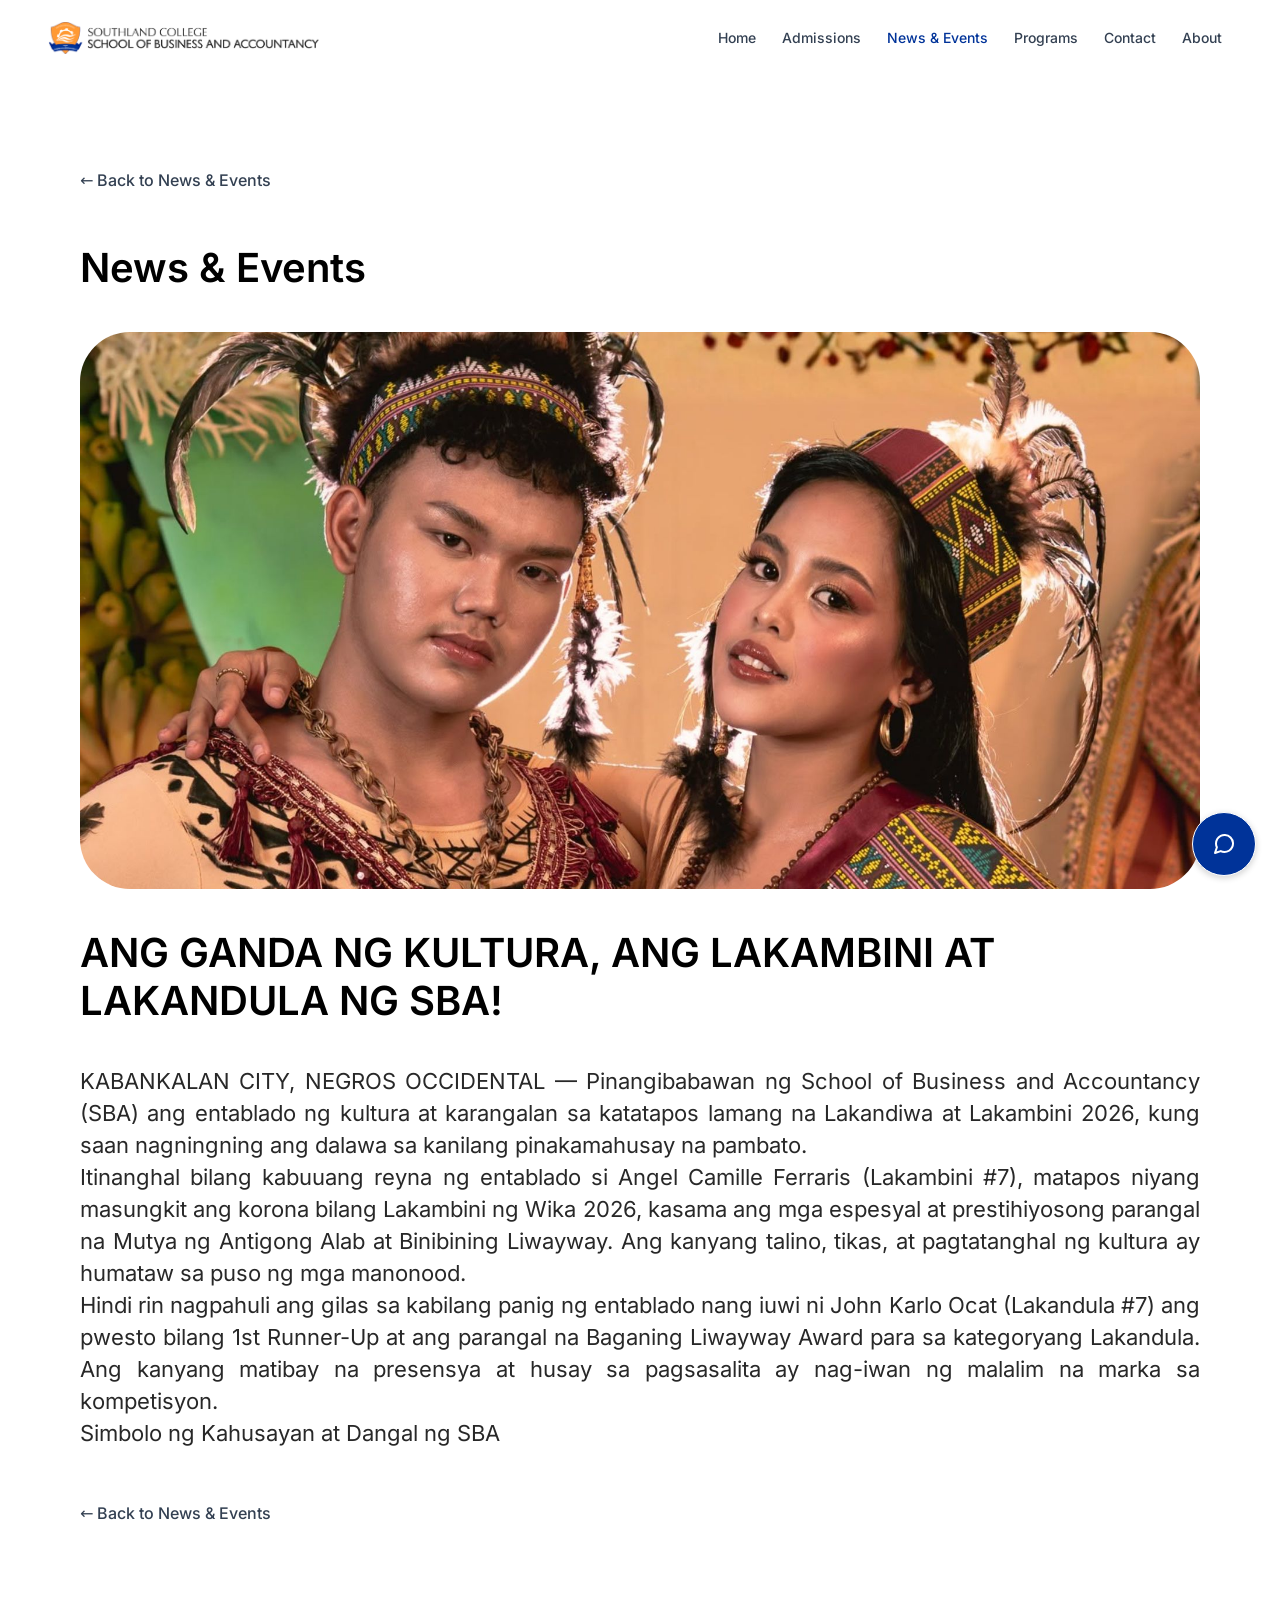
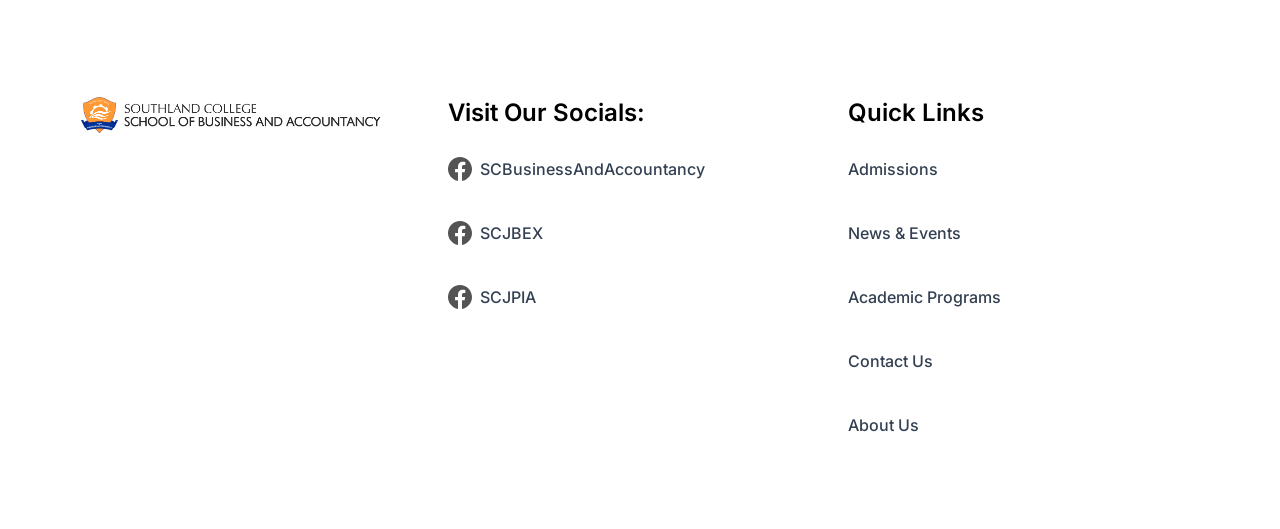
<file: lakambini-and-lakandula.html>
<!doctype html>
<html lang="en">
<head>
  <meta charset="utf-8">
  <meta name="viewport" content="width=device-width, initial-scale=1">
  <meta name="description" content="See how SBA’s representatives placed at the 2026 Lakambini and Lakandula competition.">
  <link rel="icon" type="image/png" sizes="64x64" href="assets/favicon.png">
  <meta property="og:type" content="article">
  <meta property="og:site_name" content="Southland College SBA">
  <meta property="og:title" content="Ang Ganda ng Kultura, Ang Lakambini at Lakandula ng SBA! | Southland College SBA">
  <meta property="og:description" content="See how SBA’s representatives placed at the 2026 Lakambini and Lakandula competition.">
  <meta property="og:url" content="https://scsba.vercel.app/lakambini-and-lakandula">
  <meta property="og:image" content="https://scsba.vercel.app/assets/share-preview.jpg">
  <meta property="og:image:type" content="image/jpeg">
  <meta property="og:image:width" content="1200">
  <meta property="og:image:height" content="630">
  <meta property="og:image:alt" content="Southland College School of Business and Accountancy students beside the department slogan">
  <meta name="twitter:card" content="summary_large_image">
  <title>Ang Ganda ng Kultura, Ang Lakambini at Lakandula ng SBA! | Southland College SBA</title>
  <link rel="stylesheet" href="design.css">
  <link rel="stylesheet" href="site.css">
  <script src="site-config.js" defer></script>
  <script src="script.js" defer></script>
</head>
<body>
  <a class="skip-link desktop-design" href="#main-desktop">Skip to content</a>
  <a class="skip-link phone-design" href="#main-phone">Skip to content</a>
  <header class="site-header">
    <a class="site-wordmark" href="index.html"><img src="sba-logo.png" width="1263" height="141" alt="Southland College School of Business and Accountancy"></a>
    <nav class="site-nav" aria-label="Main navigation">
      <a href="index.html">Home</a>
      <a href="admissions.html" class="admissions-link">Admissions</a>
      <a href="news.html" aria-current="page">News &amp; Events</a>
      <a href="programs.html">Programs</a>
      <a href="contact.html">Contact</a>
      <a href="about.html">About</a>
    </nav>
    <button class="site-menu-button" type="button" aria-label="Open menu" aria-haspopup="dialog" aria-controls="mobile-menu" data-open-menu>
      <img src="assets/1fd85.svg" width="24" height="24" alt="">
    </button>
  </header>
  <div class="bg-white content-stretch flex flex-col items-start relative size-full desktop-design" data-node-id="49:2540" data-name="News / Lakambini and Lakandula – Desktop">
    <main class="bg-[var(--sba-color-surface,white)] content-stretch flex flex-col gap-[var(--space-40,40px)] items-start p-[var(--space-80,80px)] relative shrink-0 w-full" data-node-id="69:4754" data-name="Main Content" id="main-desktop" tabindex="-1">
      <a class="content-stretch cursor-pointer flex items-center min-h-[48px] py-[12px] relative shrink-0" data-node-id="121:9183" data-name="Navigation / Back to News / Top" href="news.html">
        <p class="[word-break:break-word] font-medium leading-[24px] not-italic relative shrink-0 text-[16px] text-[color:var(--color-link-default,#334052)] whitespace-nowrap" data-node-id="I121:9183;119:8751">← Back to News &amp; Events</p>
      </a>
      <h1 class="[word-break:break-word] font-semibold leading-[48px] min-w-full not-italic relative shrink-0 text-[40px] text-black w-[min-content]" data-node-id="49:2929">News &amp; Events</h1>
      <div class="aspect-[1280/636.5352172851562] relative rounded-[50px] shrink-0 w-full" data-node-id="49:2931" data-name="Article / Image">
        <div class="absolute inset-0 overflow-hidden pointer-events-none rounded-[50px]">
          <img alt="" class="absolute h-[113.22%] left-0 max-w-none top-[-5.97%] w-[100.04%]" src="assets/b334f.png" decoding="async">
        </div>
      </div>
      <p class="[word-break:break-word] font-semibold leading-[48px] min-w-full not-italic relative shrink-0 text-[40px] text-black w-[min-content]" data-node-id="49:2928">ANG GANDA NG KULTURA, ANG LAKAMBINI AT LAKANDULA NG SBA!</p>
      <div class="[word-break:break-word] font-normal leading-[0] min-w-full not-italic relative shrink-0 text-[#282828] text-[22px] text-justify w-[min-content]" data-node-id="49:2930">
        <p class="leading-[32px] mb-0">KABANKALAN CITY, NEGROS OCCIDENTAL — Pinangibabawan ng School of Business and Accountancy (SBA) ang entablado ng kultura at karangalan sa katatapos lamang na Lakandiwa at Lakambini 2026, kung saan nagningning ang dalawa sa kanilang pinakamahusay na pambato.</p>
        <p class="leading-[32px] mb-0">Itinanghal bilang kabuuang reyna ng entablado si Angel Camille Ferraris (Lakambini #7), matapos niyang masungkit ang korona bilang Lakambini ng Wika 2026, kasama ang mga espesyal at prestihiyosong parangal na Mutya ng Antigong Alab at Binibining Liwayway. Ang kanyang talino, tikas, at pagtatanghal ng kultura ay humataw sa puso ng mga manonood.</p>
        <p class="leading-[32px] mb-0">Hindi rin nagpahuli ang gilas sa kabilang panig ng entablado nang iuwi ni John Karlo Ocat (Lakandula #7) ang pwesto bilang 1st Runner-Up at ang parangal na Baganing Liwayway Award para sa kategoryang Lakandula. Ang kanyang matibay na presensya at husay sa pagsasalita ay nag-iwan ng malalim na marka sa kompetisyon.</p>
        <p class="leading-[32px]">Simbolo ng Kahusayan at Dangal ng SBA</p>
      </div>
      <a class="content-stretch cursor-pointer flex items-center min-h-[48px] py-[12px] relative shrink-0" data-node-id="121:9188" data-name="Navigation / Back to News / Bottom" href="news.html">
        <p class="[word-break:break-word] font-medium leading-[24px] not-italic relative shrink-0 text-[16px] text-[color:var(--color-link-default,#334052)] whitespace-nowrap" data-node-id="I121:9188;119:8751">← Back to News &amp; Events</p>
      </a>
    </main>
    <footer class="bg-[var(--sba-color-surface,white)] content-stretch flex gap-[var(--space-48,48px)] items-start overflow-clip p-[var(--space-80,80px)] relative shrink-0 w-full" data-node-id="69:4574" data-name="Footer / Main">
      <div class="block cursor-pointer h-[81.951px] overflow-clip relative shrink-0 w-[320px]" data-node-id="I69:4574;28:905" data-name="Logo / Department">
        <img class="sba-logo" src="sba-logo.png" width="1263" height="141" alt="Southland College School of Business and Accountancy">
      </div>
      <div class="content-stretch flex flex-[1_0_0] flex-col gap-[var(--space-16,16px)] items-start min-w-px relative" data-node-id="I69:4574;40:434" data-name="Social Links">
        <p class="[word-break:break-word] font-semibold leading-[32px] not-italic relative shrink-0 text-[24px] text-black w-full" data-node-id="I69:4574;28:1059">Visit Our Socials:</p>
        <a class="content-stretch cursor-pointer flex gap-[var(--space-8,8px)] items-center relative shrink-0 w-full" href="https://www.facebook.com/SCBusinessAndAccountancy" data-node-id="I69:4574;28:1063" target="_blank" data-name="Social / SCBusinessAndAccountancy" rel="noopener noreferrer">
          <img class="footer-social-icon" src="assets/2eb37.svg" width="24" height="24" alt="">
          <div class="content-stretch flex items-center min-h-[48px] py-[12px] relative shrink-0" data-node-id="I69:4574;121:9083" data-name="Link / SCBusinessAndAccountancy">
            <p class="[word-break:break-word] font-medium leading-[24px] not-italic relative shrink-0 text-[16px] text-[color:var(--color-link-default,#334052)] text-left whitespace-nowrap" data-node-id="I69:4574;121:9083;119:8751">SCBusinessAndAccountancy</p>
          </div>
        </a>
        <a class="content-stretch cursor-pointer flex gap-[var(--space-8,8px)] items-center relative shrink-0 w-full" href="https://www.facebook.com/SCJBEX/" data-node-id="I69:4574;28:1082" target="_blank" data-name="Social / SCJBEX" rel="noopener noreferrer">
          <img class="footer-social-icon" src="assets/2eb37.svg" width="24" height="24" alt="">
          <div class="content-stretch flex items-center min-h-[48px] py-[12px] relative shrink-0" data-node-id="I69:4574;121:9088" data-name="Link / SCJBEX">
            <p class="[word-break:break-word] font-medium leading-[24px] not-italic relative shrink-0 text-[16px] text-[color:var(--color-link-default,#334052)] text-left whitespace-nowrap" data-node-id="I69:4574;121:9088;119:8751">SCJBEX</p>
          </div>
        </a>
        <a class="content-stretch cursor-pointer flex gap-[var(--space-8,8px)] items-center relative shrink-0 w-full" href="https://www.facebook.com/SCJPIA" data-node-id="I69:4574;28:1093" target="_blank" data-name="Social / SCJPIA" rel="noopener noreferrer">
          <img class="footer-social-icon" src="assets/2eb37.svg" width="24" height="24" alt="">
          <div class="content-stretch flex items-center min-h-[48px] py-[12px] relative shrink-0" data-node-id="I69:4574;121:9093" data-name="Link / SCJPIA">
            <p class="[word-break:break-word] font-medium leading-[24px] not-italic relative shrink-0 text-[16px] text-[color:var(--color-link-default,#334052)] text-left whitespace-nowrap" data-node-id="I69:4574;121:9093;119:8751">SCJPIA</p>
          </div>
        </a>
      </div>
      <div class="content-stretch flex flex-[1_0_0] flex-col gap-[var(--space-16,16px)] items-start min-w-px relative" data-node-id="I69:4574;40:435" data-name="Quick Links">
        <p class="[word-break:break-word] font-semibold leading-[32px] min-w-full not-italic relative shrink-0 text-[24px] text-black w-[min-content]" data-node-id="I69:4574;28:1060">Quick Links</p>
        <a class="content-stretch cursor-pointer flex flex-col items-start relative shrink-0 w-full" data-node-id="I69:4574;28:1103" data-name="Link" href="admissions.html">
          <div class="content-stretch flex items-center min-h-[48px] py-[12px] relative shrink-0" data-node-id="I69:4574;121:9098" data-name="Link / Admissions">
            <p class="[word-break:break-word] font-medium leading-[24px] not-italic relative shrink-0 text-[16px] text-[color:var(--color-link-default,#334052)] text-left whitespace-nowrap" data-node-id="I69:4574;121:9098;119:8751">Admissions</p>
          </div>
        </a>
        <a class="content-stretch cursor-pointer flex flex-col items-start relative shrink-0 w-full" data-node-id="I69:4574;28:1115" data-name="Link" href="news.html">
          <div class="content-stretch flex items-center min-h-[48px] py-[12px] relative shrink-0" data-node-id="I69:4574;121:9103" data-name="Link / News &amp; Events">
            <p class="[word-break:break-word] font-medium leading-[24px] not-italic relative shrink-0 text-[16px] text-[color:var(--color-link-default,#334052)] text-left whitespace-nowrap" data-node-id="I69:4574;121:9103;119:8751">News &amp; Events</p>
          </div>
        </a>
        <a class="content-stretch cursor-pointer flex items-center min-h-[48px] py-[12px] relative shrink-0" data-node-id="I69:4574;121:9108" data-name="Link / Academic Programs" href="programs.html">
          <p class="[word-break:break-word] font-medium leading-[24px] not-italic relative shrink-0 text-[16px] text-[color:var(--color-link-default,#334052)] whitespace-nowrap" data-node-id="I69:4574;121:9108;119:8751">Academic Programs</p>
        </a>
        <a class="content-stretch cursor-pointer flex items-center min-h-[48px] py-[12px] relative shrink-0" data-node-id="I69:4574;121:9113" data-name="Link / Contact Us" href="contact.html">
          <p class="[word-break:break-word] font-medium leading-[24px] not-italic relative shrink-0 text-[16px] text-[color:var(--color-link-default,#334052)] whitespace-nowrap" data-node-id="I69:4574;121:9113;119:8751">Contact Us</p>
        </a>
        <a class="content-stretch cursor-pointer flex items-center min-h-[48px] py-[12px] relative shrink-0" data-node-id="I69:4574;121:9118" data-name="Link / About Us" href="about.html">
          <p class="[word-break:break-word] font-medium leading-[24px] not-italic relative shrink-0 text-[16px] text-[color:var(--color-link-default,#334052)] whitespace-nowrap" data-node-id="I69:4574;121:9118;119:8751">About Us</p>
        </a>
      </div>
    </footer>
  </div>
  <div class="bg-white content-stretch flex flex-col items-start relative size-full phone-design" data-node-id="71:17849" data-name="News / Lakambini and Lakandula – Phone">
    <main class="bg-[var(--sba-color-surface,white)] content-stretch flex flex-col gap-[var(--space-32,32px)] items-start px-[var(--space-24,24px)] py-[var(--space-48,48px)] relative shrink-0 w-full" data-node-id="71:17851" data-name="Main Content" id="main-phone" tabindex="-1">
      <a class="content-stretch cursor-pointer flex items-center min-h-[48px] py-[12px] relative shrink-0" data-node-id="121:9233" data-name="Navigation / Back to News / Top" href="news.html">
        <p class="[word-break:break-word] font-medium leading-[24px] not-italic relative shrink-0 text-[16px] text-[color:var(--color-link-default,#334052)] whitespace-nowrap" data-node-id="I121:9233;119:8751">← Back to News &amp; Events</p>
      </a>
      <h1 class="[word-break:break-word] font-semibold leading-[36px] min-w-full not-italic relative shrink-0 text-[28px] text-black w-[min-content]" data-node-id="71:17852">News &amp; Events</h1>
      <div class="aspect-[342/170.07424926757812] relative rounded-[16px] shrink-0 w-full" data-node-id="71:17853" data-name="Article / Image">
        <div class="absolute inset-0 overflow-hidden pointer-events-none rounded-[16px]">
          <img alt="" class="absolute h-[113.22%] left-0 max-w-none top-[-5.97%] w-[100.04%]" src="assets/b334f.png" decoding="async">
        </div>
      </div>
      <p class="[word-break:break-word] font-semibold leading-[36px] min-w-full not-italic relative shrink-0 text-[28px] text-black w-[min-content]" data-node-id="71:17854">ANG GANDA NG KULTURA, ANG LAKAMBINI AT LAKANDULA NG SBA!</p>
      <div class="[word-break:break-word] font-normal leading-[0] min-w-full not-italic relative shrink-0 text-[#282828] text-[16px] w-[min-content]" data-node-id="71:17855">
        <p class="leading-[24px] mb-[12px]">KABANKALAN CITY, NEGROS OCCIDENTAL — Pinangibabawan ng School of Business and Accountancy (SBA) ang entablado ng kultura at karangalan sa katatapos lamang na Lakandiwa at Lakambini 2026, kung saan nagningning ang dalawa sa kanilang pinakamahusay na pambato.</p>
        <p class="leading-[24px] mb-[12px]">Itinanghal bilang kabuuang reyna ng entablado si Angel Camille Ferraris (Lakambini #7), matapos niyang masungkit ang korona bilang Lakambini ng Wika 2026, kasama ang mga espesyal at prestihiyosong parangal na Mutya ng Antigong Alab at Binibining Liwayway. Ang kanyang talino, tikas, at pagtatanghal ng kultura ay humataw sa puso ng mga manonood.</p>
        <p class="leading-[24px] mb-[12px]">Hindi rin nagpahuli ang gilas sa kabilang panig ng entablado nang iuwi ni John Karlo Ocat (Lakandula #7) ang pwesto bilang 1st Runner-Up at ang parangal na Baganing Liwayway Award para sa kategoryang Lakandula. Ang kanyang matibay na presensya at husay sa pagsasalita ay nag-iwan ng malalim na marka sa kompetisyon.</p>
        <p class="leading-[24px]">Simbolo ng Kahusayan at Dangal ng SBA</p>
      </div>
      <a class="content-stretch cursor-pointer flex items-center min-h-[48px] py-[12px] relative shrink-0" data-node-id="121:9238" data-name="Navigation / Back to News / Bottom" href="news.html">
        <p class="[word-break:break-word] font-medium leading-[24px] not-italic relative shrink-0 text-[16px] text-[color:var(--color-link-default,#334052)] whitespace-nowrap" data-node-id="I121:9238;119:8751">← Back to News &amp; Events</p>
      </a>
    </main>
    <footer class="bg-[var(--sba-color-surface,white)] content-stretch flex flex-col gap-[32px] items-start overflow-clip px-[24px] py-[40px] relative shrink-0 w-full" data-node-id="71:18451" data-name="Footer / Phone">
      <div class="block cursor-pointer h-[61.463px] overflow-clip relative shrink-0 w-[240px]" data-node-id="I71:18451;70:5031" data-name="Logo / Department">
        <img class="sba-logo" src="sba-logo.png" width="1263" height="141" alt="Southland College School of Business and Accountancy">
      </div>
      <div class="content-stretch flex flex-col gap-[16px] items-start relative shrink-0 w-full" data-node-id="I71:18451;70:5169" data-name="Social Links">
        <p class="[word-break:break-word] font-semibold leading-[30px] not-italic relative shrink-0 text-[22px] text-black w-full" data-node-id="I71:18451;70:5170">Visit Our Socials:</p>
        <a class="content-stretch cursor-pointer flex gap-[8px] items-center min-h-[44px] relative shrink-0 w-full" href="https://www.facebook.com/SCBusinessAndAccountancy" data-node-id="I71:18451;70:5171" target="_blank" data-name="Social / SCBusinessAndAccountancy" rel="noopener noreferrer">
          <img class="footer-social-icon" src="assets/2eb37.svg" width="24" height="24" alt="">
          <div class="content-stretch flex items-center min-h-[48px] py-[12px] relative shrink-0" data-node-id="I71:18451;121:9123" data-name="Link / SCBusinessAndAccountancy">
            <p class="[word-break:break-word] font-medium leading-[24px] not-italic relative shrink-0 text-[16px] text-[color:var(--color-link-default,#334052)] text-left whitespace-nowrap" data-node-id="I71:18451;121:9123;119:8751">SCBusinessAndAccountancy</p>
          </div>
        </a>
        <a class="content-stretch cursor-pointer flex gap-[8px] items-center min-h-[44px] relative shrink-0 w-full" href="https://www.facebook.com/SCJBEX/" data-node-id="I71:18451;70:5181" target="_blank" data-name="Social / SCJBEX" rel="noopener noreferrer">
          <img class="footer-social-icon" src="assets/2eb37.svg" width="24" height="24" alt="">
          <div class="content-stretch flex items-center min-h-[48px] py-[12px] relative shrink-0" data-node-id="I71:18451;121:9128" data-name="Link / SCJBEX">
            <p class="[word-break:break-word] font-medium leading-[24px] not-italic relative shrink-0 text-[16px] text-[color:var(--color-link-default,#334052)] text-left whitespace-nowrap" data-node-id="I71:18451;121:9128;119:8751">SCJBEX</p>
          </div>
        </a>
        <a class="content-stretch cursor-pointer flex gap-[8px] items-center min-h-[44px] relative shrink-0 w-full" href="https://www.facebook.com/SCJPIA" data-node-id="I71:18451;70:5191" target="_blank" data-name="Social / SCJPIA" rel="noopener noreferrer">
          <img class="footer-social-icon" src="assets/2eb37.svg" width="24" height="24" alt="">
          <div class="content-stretch flex items-center min-h-[48px] py-[12px] relative shrink-0" data-node-id="I71:18451;121:9133" data-name="Link / SCJPIA">
            <p class="[word-break:break-word] font-medium leading-[24px] not-italic relative shrink-0 text-[16px] text-[color:var(--color-link-default,#334052)] text-left whitespace-nowrap" data-node-id="I71:18451;121:9133;119:8751">SCJPIA</p>
          </div>
        </a>
      </div>
      <div class="content-stretch flex flex-col gap-[16px] items-start relative shrink-0 w-full" data-node-id="I71:18451;70:5201" data-name="Quick Links">
        <p class="[word-break:break-word] font-semibold leading-[30px] not-italic relative shrink-0 text-[22px] text-black w-full" data-node-id="I71:18451;70:5202">Quick Links</p>
        <a class="content-stretch cursor-pointer flex flex-col items-start justify-center min-h-[44px] relative shrink-0 w-full" data-node-id="I71:18451;70:5203" data-name="Link" href="admissions.html">
          <div class="content-stretch flex items-center min-h-[48px] py-[12px] relative shrink-0" data-node-id="I71:18451;121:9138" data-name="Link / Admissions">
            <p class="[word-break:break-word] font-medium leading-[24px] not-italic relative shrink-0 text-[16px] text-[color:var(--color-link-default,#334052)] text-left whitespace-nowrap" data-node-id="I71:18451;121:9138;119:8751">Admissions</p>
          </div>
        </a>
        <a class="content-stretch cursor-pointer flex flex-col items-start justify-center min-h-[44px] relative shrink-0 w-full" data-node-id="I71:18451;70:5205" data-name="Link" href="news.html">
          <div class="content-stretch flex items-center min-h-[48px] py-[12px] relative shrink-0" data-node-id="I71:18451;121:9143" data-name="Link / News &amp; Events">
            <p class="[word-break:break-word] font-medium leading-[24px] not-italic relative shrink-0 text-[16px] text-[color:var(--color-link-default,#334052)] text-left whitespace-nowrap" data-node-id="I71:18451;121:9143;119:8751">News &amp; Events</p>
          </div>
        </a>
        <a class="content-stretch cursor-pointer flex flex-col items-start justify-center min-h-[44px] overflow-clip relative shrink-0 w-full" data-node-id="I71:18451;86:8650" data-name="Link / Academic Programs" href="programs.html">
          <div class="content-stretch flex items-center min-h-[48px] py-[12px] relative shrink-0" data-node-id="I71:18451;121:9148" data-name="Link / Academic Programs">
            <p class="[word-break:break-word] font-medium leading-[24px] not-italic relative shrink-0 text-[16px] text-[color:var(--color-link-default,#334052)] text-left whitespace-nowrap" data-node-id="I71:18451;121:9148;119:8751">Academic Programs</p>
          </div>
        </a>
        <a class="content-stretch cursor-pointer flex flex-col items-start justify-center min-h-[44px] overflow-clip relative shrink-0 w-full" data-node-id="I71:18451;86:8652" data-name="Link / Contact" href="contact.html">
          <div class="content-stretch flex items-center min-h-[48px] py-[12px] relative shrink-0" data-node-id="I71:18451;121:9153" data-name="Link / Contact Us">
            <p class="[word-break:break-word] font-medium leading-[24px] not-italic relative shrink-0 text-[16px] text-[color:var(--color-link-default,#334052)] text-left whitespace-nowrap" data-node-id="I71:18451;121:9153;119:8751">Contact Us</p>
          </div>
        </a>
        <a class="content-stretch cursor-pointer flex flex-col items-start justify-center min-h-[44px] overflow-clip relative shrink-0 w-full" data-node-id="I71:18451;86:8654" data-name="Link / About Us" href="about.html">
          <div class="content-stretch flex items-center min-h-[48px] py-[12px] relative shrink-0" data-node-id="I71:18451;121:9158" data-name="Link / About Us">
            <p class="[word-break:break-word] font-medium leading-[24px] not-italic relative shrink-0 text-[16px] text-[color:var(--color-link-default,#334052)] text-left whitespace-nowrap" data-node-id="I71:18451;121:9158;119:8751">About Us</p>
          </div>
        </a>
      </div>
    </footer>
  </div>
  <dialog id="mobile-menu" aria-label="Site menu">
    <header>
      <a class="site-wordmark" href="index.html"><img src="sba-logo.png" width="1263" height="141" alt="Southland College School of Business and Accountancy"></a>
      <form method="dialog"><button>Close <span aria-hidden="true">×</span></button></form>
    </header>
    <nav class="site-nav" aria-label="Main navigation">
      <a href="index.html">Home</a>
      <a href="admissions.html" class="admissions-link">Admissions</a>
      <a href="news.html" aria-current="page">News &amp; Events</a>
      <a href="programs.html">Programs</a>
      <a href="contact.html">Contact</a>
      <a href="about.html">About</a>
    </nav>
  </dialog>
  <button id="chat-launcher" type="button" aria-label="SBA chat" aria-expanded="false" aria-controls="chat-panel">
    <img src="assets/chat-launcher.svg" width="24" height="24" alt="">
  </button>
  <dialog id="chat-panel" aria-labelledby="chat-title">
    <header>
      <h2 id="chat-title">SBA Chat</h2>
      <form method="dialog"><button aria-label="Close chat">×</button></form>
    </header>
    <div id="chat-fallback">
      <p>Contact the SBA office for help with programs and admissions.</p>
      <a href="contact.html">Contact SBA</a>
    </div>
  </dialog>
</body>
</html>
</file>
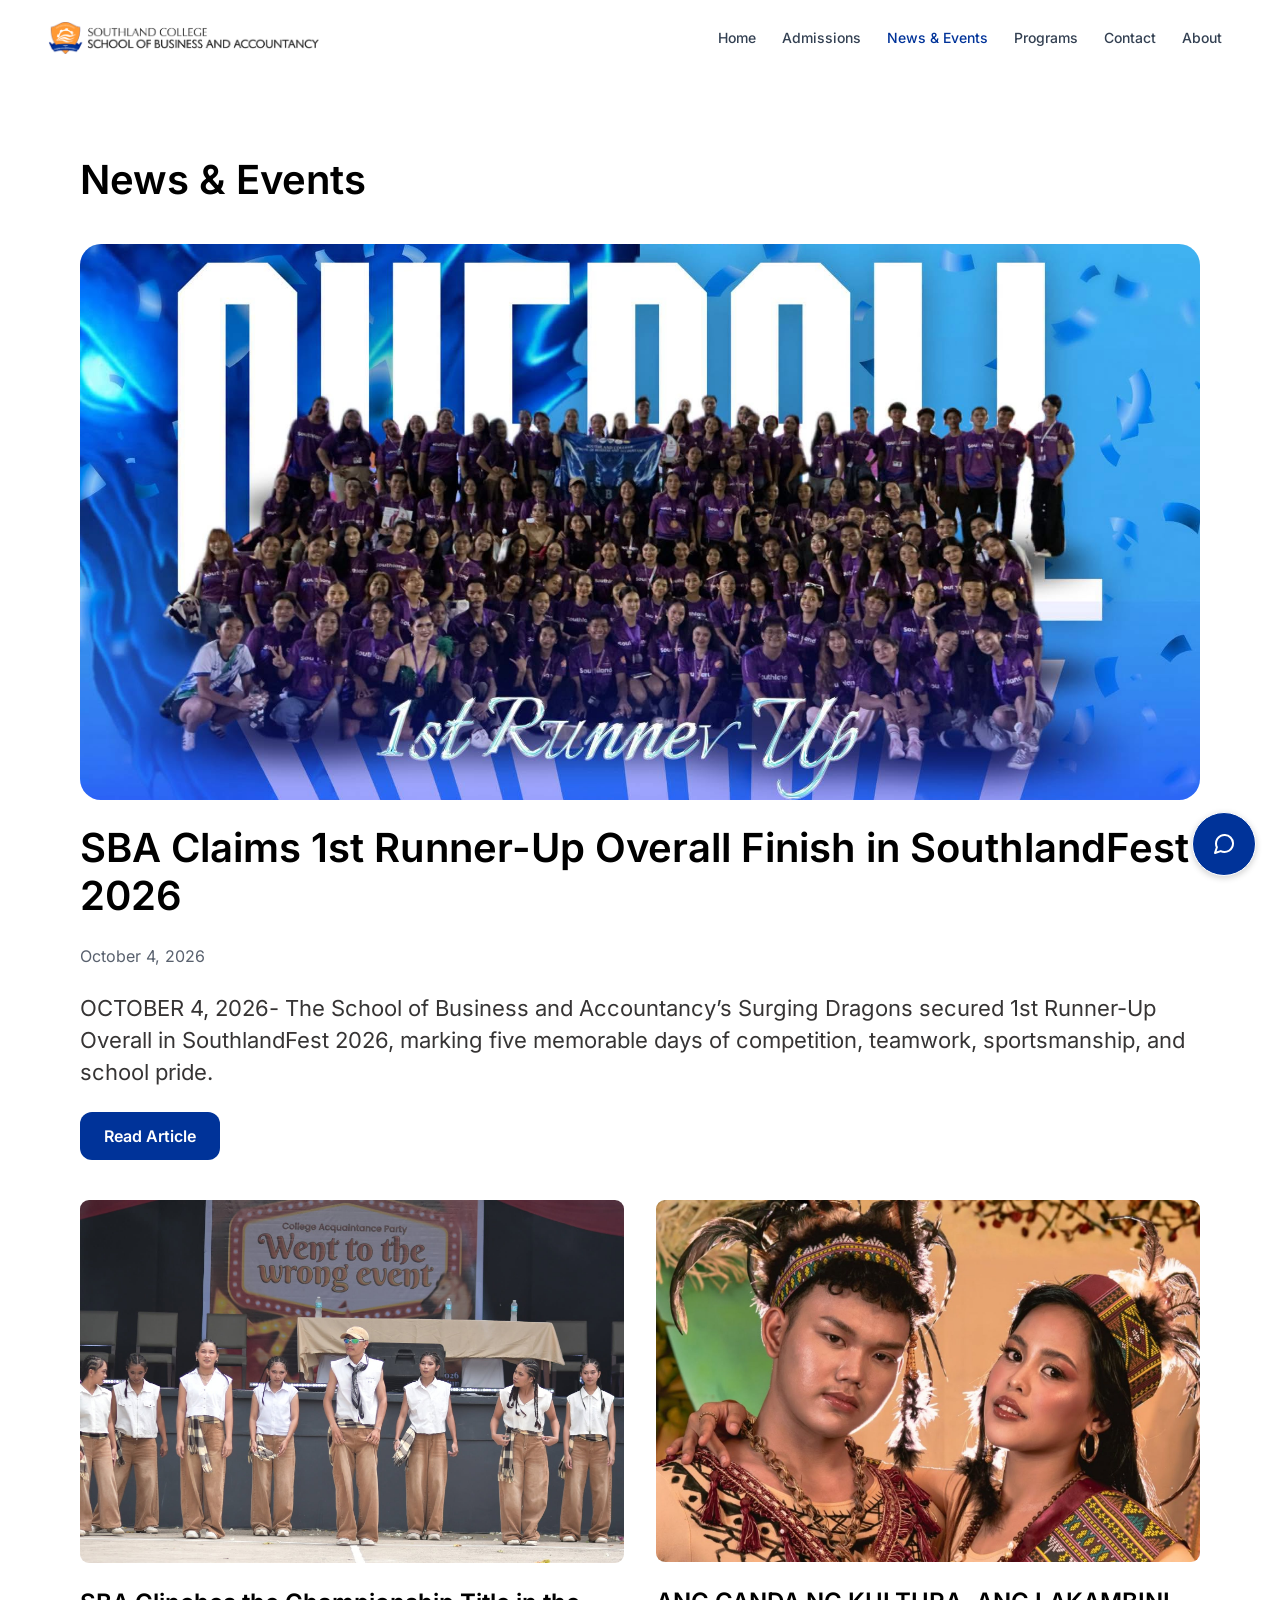
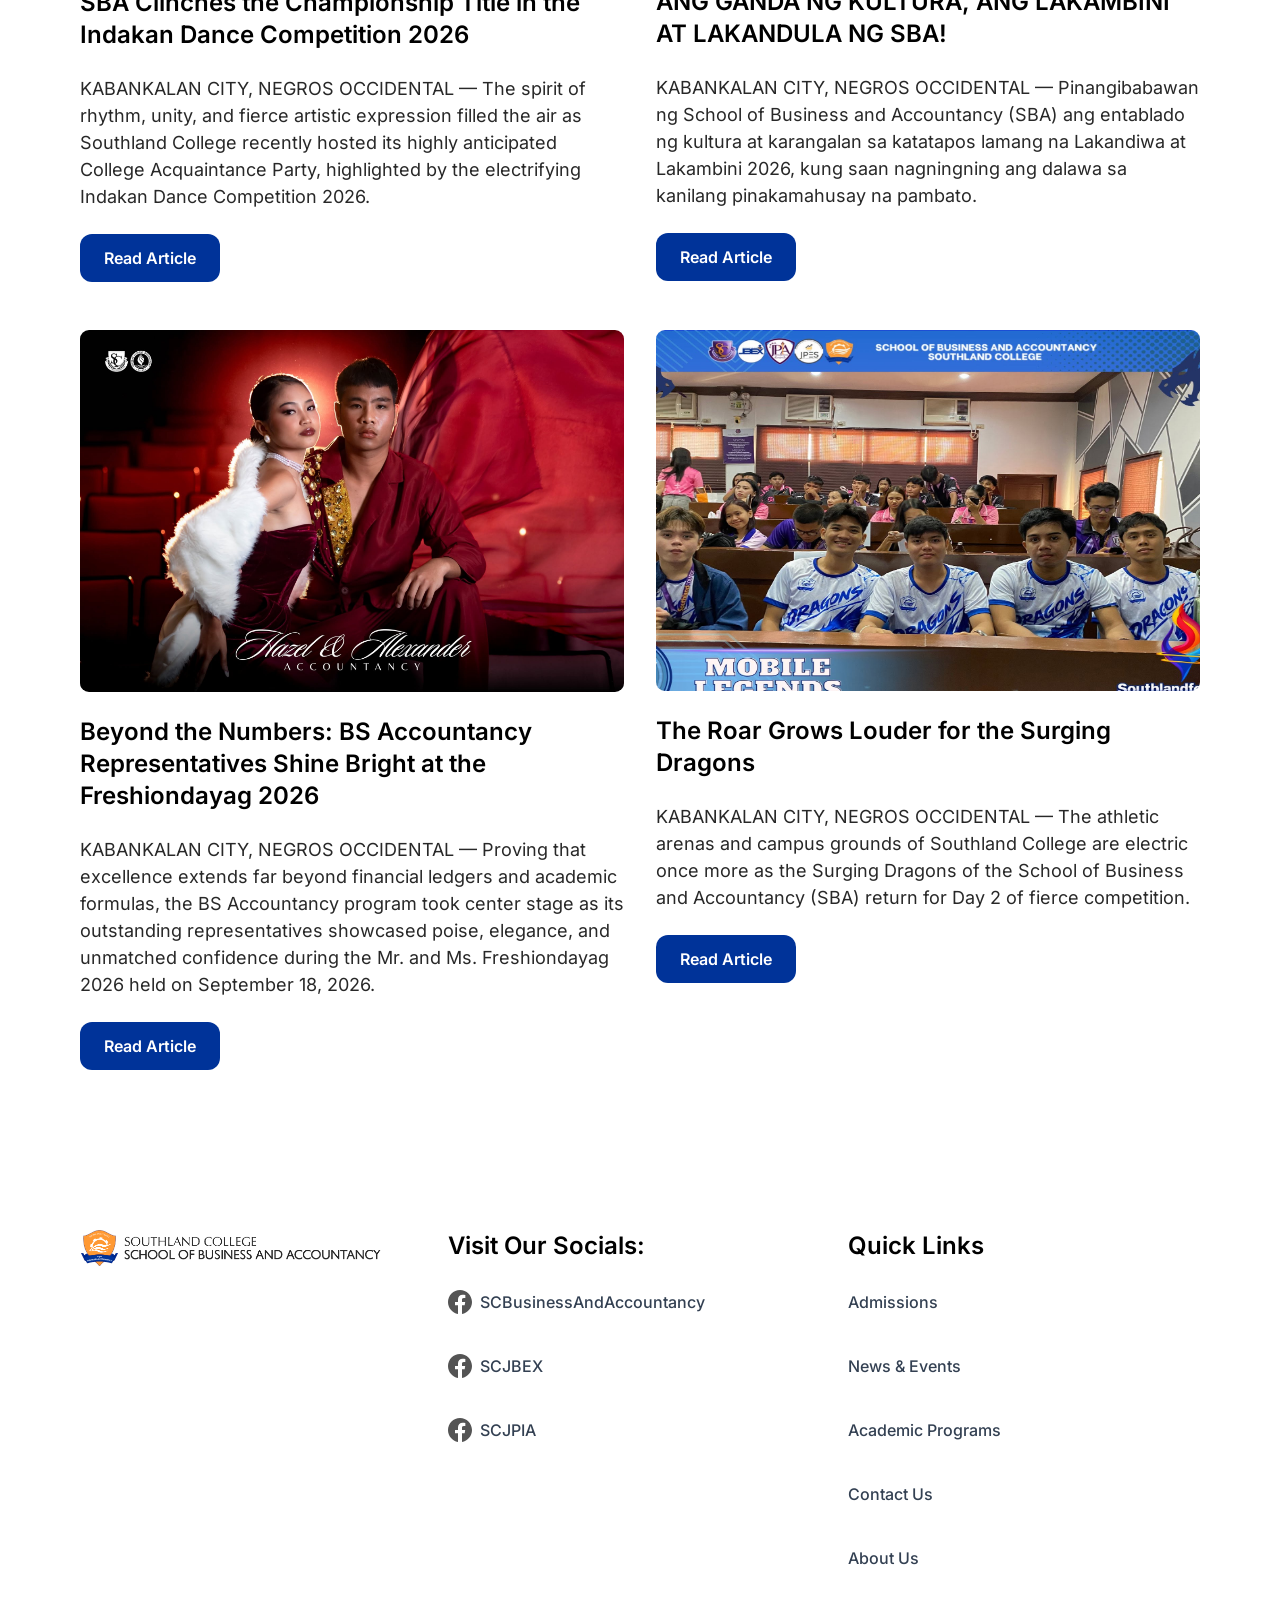
<file: news.html>
<!doctype html>
<html lang="en">
<head>
  <meta charset="utf-8">
  <meta name="viewport" content="width=device-width, initial-scale=1">
  <meta name="description" content="Catch up on SBA announcements, student achievements, and campus events.">
  <link rel="icon" type="image/png" sizes="64x64" href="assets/favicon.png">
  <meta property="og:type" content="website">
  <meta property="og:site_name" content="Southland College SBA">
  <meta property="og:title" content="News &amp; Events | Southland College SBA">
  <meta property="og:description" content="Catch up on SBA announcements, student achievements, and campus events.">
  <meta property="og:url" content="https://scsba.vercel.app/news">
  <meta property="og:image" content="https://scsba.vercel.app/assets/share-preview.jpg">
  <meta property="og:image:type" content="image/jpeg">
  <meta property="og:image:width" content="1200">
  <meta property="og:image:height" content="630">
  <meta property="og:image:alt" content="Southland College School of Business and Accountancy students beside the department slogan">
  <meta name="twitter:card" content="summary_large_image">
  <title>News &amp; Events | Southland College SBA</title>
  <link rel="stylesheet" href="design.css">
  <link rel="stylesheet" href="site.css">
  <script src="site-config.js" defer></script>
  <script src="script.js" defer></script>
</head>
<body>
  <a class="skip-link desktop-design" href="#main-desktop">Skip to content</a>
  <a class="skip-link phone-design" href="#main-phone">Skip to content</a>
  <header class="site-header">
    <a class="site-wordmark" href="index.html"><img src="sba-logo.png" width="1263" height="141" alt="Southland College School of Business and Accountancy"></a>
    <nav class="site-nav" aria-label="Main navigation">
      <a href="index.html">Home</a>
      <a href="admissions.html" class="admissions-link">Admissions</a>
      <a href="news.html" aria-current="page">News &amp; Events</a>
      <a href="programs.html">Programs</a>
      <a href="contact.html">Contact</a>
      <a href="about.html">About</a>
    </nav>
    <button class="site-menu-button" type="button" aria-label="Open menu" aria-haspopup="dialog" aria-controls="mobile-menu" data-open-menu>
      <img src="assets/1fd85.svg" width="24" height="24" alt="">
    </button>
  </header>
  <div class="bg-white content-stretch flex flex-col items-start relative size-full desktop-design" data-node-id="34:429" data-name="Page / News &amp; Events – Desktop">
    <main class="bg-[var(--sba-color-surface,white)] content-stretch flex flex-col gap-[var(--space-40,40px)] items-start p-[var(--space-80,80px)] relative shrink-0 w-full" data-node-id="69:3560" data-name="Main Content" id="main-desktop" tabindex="-1">
      <h1 class="[word-break:break-word] font-semibold leading-[48px] not-italic relative shrink-0 text-[40px] text-black w-full" data-node-id="47:1693">News &amp; Events</h1>
      <a class="content-stretch cursor-pointer flex flex-col gap-[24px] items-start relative shrink-0 w-full" data-node-id="69:3561" data-name="News / Featured Article" href="southlandfest.html">
        <div class="aspect-[1280/635.5521240234375] relative rounded-[21px] shrink-0 w-full" data-node-id="45:1684" data-name="Article / Image">
          <div class="absolute inset-0 overflow-hidden pointer-events-none rounded-[21px]">
            <img alt="" class="absolute h-[134.2%] left-0 max-w-none top-[-23.43%] w-full" src="assets/b924c.png" decoding="async">
          </div>
        </div>
        <p class="[word-break:break-word] font-semibold leading-[48px] min-w-full not-italic relative shrink-0 text-[40px] text-black text-left w-[min-content]" data-node-id="45:1686">SBA Claims 1st Runner-Up Overall Finish in SouthlandFest 2026</p>
        <p class="[word-break:break-word] font-normal leading-[24px] min-w-full not-italic relative shrink-0 text-[#59616e] text-[16px] text-left w-[min-content]" data-node-id="122:9002">October 4, 2026</p>
        <p class="[word-break:break-word] font-normal leading-[0] min-w-full not-italic relative shrink-0 text-[#363434] text-[0px] text-left w-[min-content]" data-node-id="45:1687">
          <span class="leading-[32px] text-[22px]">OCTOBER 4, 2026</span>
          <span class="leading-[32px] text-[22px]"> - The School of Business and Accountancy’s Surging Dragons secured 1st Runner-Up Overall in SouthlandFest 2026, marking five memorable days of competition, teamwork, sportsmanship, and school pride.</span>
        </p>
        <div class="news-article-cta bg-[var(--sba-color-brand,#039)] content-stretch flex items-center justify-center min-h-[48px] px-[24px] py-[12px] relative rounded-[var(--radius-control,12px)] shrink-0" data-node-id="119:8719">
          <p class="[word-break:break-word] font-semibold leading-[24px] not-italic relative shrink-0 text-[16px] text-[color:var(--sba-color-surface,white)] whitespace-nowrap" data-node-id="119:8720">Read Article</p>
        </div>
      </a>
      <div class="content-stretch cursor-pointer flex flex-col gap-[48px] items-start relative shrink-0 w-full" data-node-id="69:3563" data-name="News / Article Grid">
        <div class="content-stretch flex gap-[32px] items-start relative shrink-0 w-full" data-node-id="69:3564" data-name="Row / 1">
          <a class="content-stretch flex flex-[1_0_0] flex-col gap-[24px] items-start min-w-px relative" data-node-id="69:3565" data-name="News / Article Card" href="indakan-championship.html">
            <div class="aspect-[1280/853.3333129882812] relative rounded-[9px] shrink-0 w-full" data-node-id="48:1699" data-name="Article / Image">
              <img alt="" class="absolute inset-0 max-w-none object-cover pointer-events-none rounded-[9px] size-full" src="assets/cde2a.png" decoding="async" loading="lazy">
            </div>
            <p class="[word-break:break-word] font-semibold leading-[32px] min-w-full not-italic relative shrink-0 text-[24px] text-black text-left w-[min-content]" data-node-id="48:1697">SBA Clinches the Championship Title in the Indakan Dance Competition 2026</p>
            <p class="[word-break:break-word] font-normal leading-[27px] min-w-full not-italic relative shrink-0 text-[#282828] text-[18px] text-left w-[min-content]" data-node-id="48:1702">KABANKALAN CITY, NEGROS OCCIDENTAL — The spirit of rhythm, unity, and fierce artistic expression filled the air as Southland College recently hosted its highly anticipated College Acquaintance Party, highlighted by the electrifying Indakan Dance Competition 2026.</p>
            <div class="news-article-cta bg-[var(--sba-color-brand,#039)] content-stretch flex items-center justify-center min-h-[48px] px-[24px] py-[12px] relative rounded-[var(--radius-control,12px)] shrink-0" data-node-id="119:8719">
              <p class="[word-break:break-word] font-semibold leading-[24px] not-italic relative shrink-0 text-[16px] text-[color:var(--sba-color-surface,white)] whitespace-nowrap" data-node-id="119:8720">Read Article</p>
            </div>
          </a>
          <a class="content-stretch flex flex-[1_0_0] flex-col gap-[24px] items-start min-w-px relative" data-node-id="69:3569" data-name="News / Article Card" href="lakambini-and-lakandula.html">
            <div class="aspect-[624/414.6383056640625] relative rounded-[9px] shrink-0 w-full" data-node-id="49:1706" data-name="Article / Image">
              <div class="absolute inset-0 overflow-hidden pointer-events-none rounded-[9px]">
                <img alt="" class="absolute h-[100.03%] left-[-6.37%] max-w-none top-[-0.02%] w-[118.17%]" src="assets/b334f.png" decoding="async" loading="lazy">
              </div>
            </div>
            <p class="[word-break:break-word] font-semibold leading-[32px] min-w-full not-italic relative shrink-0 text-[24px] text-black text-left w-[min-content]" data-node-id="48:1704">ANG GANDA NG KULTURA, ANG LAKAMBINI AT LAKANDULA NG SBA!</p>
            <p class="[word-break:break-word] font-normal leading-[27px] min-w-full not-italic relative shrink-0 text-[#282828] text-[18px] text-left w-[min-content]" data-node-id="48:1705">KABANKALAN CITY, NEGROS OCCIDENTAL — Pinangibabawan ng School of Business and Accountancy (SBA) ang entablado ng kultura at karangalan sa katatapos lamang na Lakandiwa at Lakambini 2026, kung saan nagningning ang dalawa sa kanilang pinakamahusay na pambato.</p>
            <div class="news-article-cta bg-[var(--sba-color-brand,#039)] content-stretch flex items-center justify-center min-h-[48px] px-[24px] py-[12px] relative rounded-[var(--radius-control,12px)] shrink-0" data-node-id="119:8719">
              <p class="[word-break:break-word] font-semibold leading-[24px] not-italic relative shrink-0 text-[16px] text-[color:var(--sba-color-surface,white)] whitespace-nowrap" data-node-id="119:8720">Read Article</p>
            </div>
          </a>
        </div>
        <div class="content-stretch flex gap-[32px] items-start relative shrink-0 w-full" data-node-id="69:3573" data-name="Row / 2">
          <a class="content-stretch flex flex-[1_0_0] flex-col gap-[24px] items-start min-w-px relative" data-node-id="69:3574" data-name="News / Article Card" href="freshiondayag.html">
            <div class="aspect-[1280/853.3333129882812] relative rounded-[9px] shrink-0 w-full" data-node-id="49:1715" data-name="Article / Image">
              <img alt="" class="absolute inset-0 max-w-none object-cover pointer-events-none rounded-[9px] size-full" src="assets/b94d5.png" decoding="async" loading="lazy">
            </div>
            <p class="[word-break:break-word] font-semibold leading-[32px] min-w-full not-italic relative shrink-0 text-[24px] text-black text-left w-[min-content]" data-node-id="49:1710">Beyond the Numbers: BS Accountancy Representatives Shine Bright at the Freshiondayag 2026</p>
            <p class="[word-break:break-word] font-normal leading-[27px] min-w-full not-italic relative shrink-0 text-[#282828] text-[18px] text-left w-[min-content]" data-node-id="49:1712">KABANKALAN CITY, NEGROS OCCIDENTAL — Proving that excellence extends far beyond financial ledgers and academic formulas, the BS Accountancy program took center stage as its outstanding representatives showcased poise, elegance, and unmatched confidence during the Mr. and Ms. Freshiondayag 2026 held on September 18, 2026.</p>
            <div class="news-article-cta bg-[var(--sba-color-brand,#039)] content-stretch flex items-center justify-center min-h-[48px] px-[24px] py-[12px] relative rounded-[var(--radius-control,12px)] shrink-0" data-node-id="119:8719">
              <p class="[word-break:break-word] font-semibold leading-[24px] not-italic relative shrink-0 text-[16px] text-[color:var(--sba-color-surface,white)] whitespace-nowrap" data-node-id="119:8720">Read Article</p>
            </div>
          </a>
          <a class="content-stretch flex flex-[1_0_0] flex-col gap-[24px] items-start min-w-px relative" data-node-id="69:3578" data-name="News / Article Card" href="surging-dragons.html">
            <div class="aspect-[624/414.6383056640625] relative rounded-[9px] shrink-0 w-full" data-node-id="49:1714" data-name="Article / Image">
              <div class="absolute inset-0 overflow-hidden pointer-events-none rounded-[9px]">
                <img alt="" class="absolute h-[107.76%] left-[-15.69%] max-w-none top-[0.12%] w-[127.3%]" src="assets/c46b1.png" decoding="async" loading="lazy">
              </div>
            </div>
            <p class="[word-break:break-word] font-semibold leading-[32px] min-w-full not-italic relative shrink-0 text-[24px] text-black text-left w-[min-content]" data-node-id="49:1711">The Roar Grows Louder for the Surging Dragons</p>
            <p class="[word-break:break-word] font-normal leading-[27px] min-w-full not-italic relative shrink-0 text-[#282828] text-[18px] text-left w-[min-content]" data-node-id="49:1713">KABANKALAN CITY, NEGROS OCCIDENTAL — The athletic arenas and campus grounds of Southland College are electric once more as the Surging Dragons of the School of Business and Accountancy (SBA) return for Day 2 of fierce competition.</p>
            <div class="news-article-cta bg-[var(--sba-color-brand,#039)] content-stretch flex items-center justify-center min-h-[48px] px-[24px] py-[12px] relative rounded-[var(--radius-control,12px)] shrink-0" data-node-id="119:8719">
              <p class="[word-break:break-word] font-semibold leading-[24px] not-italic relative shrink-0 text-[16px] text-[color:var(--sba-color-surface,white)] whitespace-nowrap" data-node-id="119:8720">Read Article</p>
            </div>
          </a>
        </div>
      </div>
    </main>
    <footer class="bg-[var(--sba-color-surface,white)] content-stretch flex gap-[var(--space-48,48px)] items-start overflow-clip p-[var(--space-80,80px)] relative shrink-0 w-full" data-node-id="69:3380" data-name="Footer / Main">
      <div class="block cursor-pointer h-[81.951px] overflow-clip relative shrink-0 w-[320px]" data-node-id="I69:3380;28:905" data-name="Logo / Department">
        <img class="sba-logo" src="sba-logo.png" width="1263" height="141" alt="Southland College School of Business and Accountancy">
      </div>
      <div class="content-stretch flex flex-[1_0_0] flex-col gap-[var(--space-16,16px)] items-start min-w-px relative" data-node-id="I69:3380;40:434" data-name="Social Links">
        <p class="[word-break:break-word] font-semibold leading-[32px] not-italic relative shrink-0 text-[24px] text-black w-full" data-node-id="I69:3380;28:1059">Visit Our Socials:</p>
        <a class="content-stretch cursor-pointer flex gap-[var(--space-8,8px)] items-center relative shrink-0 w-full" href="https://www.facebook.com/SCBusinessAndAccountancy" data-node-id="I69:3380;28:1063" target="_blank" data-name="Social / SCBusinessAndAccountancy" rel="noopener noreferrer">
          <img class="footer-social-icon" src="assets/2eb37.svg" width="24" height="24" alt="">
          <div class="content-stretch flex items-center min-h-[48px] py-[12px] relative shrink-0" data-node-id="I69:3380;121:9083" data-name="Link / SCBusinessAndAccountancy">
            <p class="[word-break:break-word] font-medium leading-[24px] not-italic relative shrink-0 text-[16px] text-[color:var(--color-link-default,#334052)] text-left whitespace-nowrap" data-node-id="I69:3380;121:9083;119:8751">SCBusinessAndAccountancy</p>
          </div>
        </a>
        <a class="content-stretch cursor-pointer flex gap-[var(--space-8,8px)] items-center relative shrink-0 w-full" href="https://www.facebook.com/SCJBEX/" data-node-id="I69:3380;28:1082" target="_blank" data-name="Social / SCJBEX" rel="noopener noreferrer">
          <img class="footer-social-icon" src="assets/2eb37.svg" width="24" height="24" alt="">
          <div class="content-stretch flex items-center min-h-[48px] py-[12px] relative shrink-0" data-node-id="I69:3380;121:9088" data-name="Link / SCJBEX">
            <p class="[word-break:break-word] font-medium leading-[24px] not-italic relative shrink-0 text-[16px] text-[color:var(--color-link-default,#334052)] text-left whitespace-nowrap" data-node-id="I69:3380;121:9088;119:8751">SCJBEX</p>
          </div>
        </a>
        <a class="content-stretch cursor-pointer flex gap-[var(--space-8,8px)] items-center relative shrink-0 w-full" href="https://www.facebook.com/SCJPIA" data-node-id="I69:3380;28:1093" target="_blank" data-name="Social / SCJPIA" rel="noopener noreferrer">
          <img class="footer-social-icon" src="assets/2eb37.svg" width="24" height="24" alt="">
          <div class="content-stretch flex items-center min-h-[48px] py-[12px] relative shrink-0" data-node-id="I69:3380;121:9093" data-name="Link / SCJPIA">
            <p class="[word-break:break-word] font-medium leading-[24px] not-italic relative shrink-0 text-[16px] text-[color:var(--color-link-default,#334052)] text-left whitespace-nowrap" data-node-id="I69:3380;121:9093;119:8751">SCJPIA</p>
          </div>
        </a>
      </div>
      <div class="content-stretch flex flex-[1_0_0] flex-col gap-[var(--space-16,16px)] items-start min-w-px relative" data-node-id="I69:3380;40:435" data-name="Quick Links">
        <p class="[word-break:break-word] font-semibold leading-[32px] min-w-full not-italic relative shrink-0 text-[24px] text-black w-[min-content]" data-node-id="I69:3380;28:1060">Quick Links</p>
        <a class="content-stretch cursor-pointer flex flex-col items-start relative shrink-0 w-full" data-node-id="I69:3380;28:1103" data-name="Link" href="admissions.html">
          <div class="content-stretch flex items-center min-h-[48px] py-[12px] relative shrink-0" data-node-id="I69:3380;121:9098" data-name="Link / Admissions">
            <p class="[word-break:break-word] font-medium leading-[24px] not-italic relative shrink-0 text-[16px] text-[color:var(--color-link-default,#334052)] text-left whitespace-nowrap" data-node-id="I69:3380;121:9098;119:8751">Admissions</p>
          </div>
        </a>
        <div class="content-stretch flex flex-col items-start relative shrink-0 w-full" data-node-id="I69:3380;28:1115" data-name="Link">
          <a class="content-stretch cursor-pointer flex items-center min-h-[48px] py-[12px] relative shrink-0" data-node-id="I69:3380;121:9103" data-name="Link / News &amp; Events" href="news.html">
            <p class="[word-break:break-word] font-medium leading-[24px] not-italic relative shrink-0 text-[16px] text-[color:var(--color-link-default,#334052)] whitespace-nowrap" data-node-id="I69:3380;121:9103;119:8751">News &amp; Events</p>
          </a>
        </div>
        <a class="content-stretch cursor-pointer flex items-center min-h-[48px] py-[12px] relative shrink-0" data-node-id="I69:3380;121:9108" data-name="Link / Academic Programs" href="programs.html">
          <p class="[word-break:break-word] font-medium leading-[24px] not-italic relative shrink-0 text-[16px] text-[color:var(--color-link-default,#334052)] whitespace-nowrap" data-node-id="I69:3380;121:9108;119:8751">Academic Programs</p>
        </a>
        <a class="content-stretch cursor-pointer flex items-center min-h-[48px] py-[12px] relative shrink-0" data-node-id="I69:3380;121:9113" data-name="Link / Contact Us" href="contact.html">
          <p class="[word-break:break-word] font-medium leading-[24px] not-italic relative shrink-0 text-[16px] text-[color:var(--color-link-default,#334052)] whitespace-nowrap" data-node-id="I69:3380;121:9113;119:8751">Contact Us</p>
        </a>
        <a class="content-stretch cursor-pointer flex items-center min-h-[48px] py-[12px] relative shrink-0" data-node-id="I69:3380;121:9118" data-name="Link / About Us" href="about.html">
          <p class="[word-break:break-word] font-medium leading-[24px] not-italic relative shrink-0 text-[16px] text-[color:var(--color-link-default,#334052)] whitespace-nowrap" data-node-id="I69:3380;121:9118;119:8751">About Us</p>
        </a>
      </div>
    </footer>
  </div>
  <div class="bg-white content-stretch flex flex-col items-start relative size-full phone-design" data-node-id="71:6125" data-name="Page / News &amp; Events – Phone">
    <main class="bg-[var(--sba-color-surface,white)] content-stretch flex flex-col gap-[var(--space-32,32px)] items-start px-[var(--space-24,24px)] py-[var(--space-48,48px)] relative shrink-0 w-full" data-node-id="71:6127" data-name="Main Content" id="main-phone" tabindex="-1">
      <h1 class="[word-break:break-word] font-semibold leading-[36px] not-italic relative shrink-0 text-[28px] text-black w-full" data-node-id="71:6128">News &amp; Events</h1>
      <a class="content-stretch cursor-pointer flex flex-col gap-[24px] items-start relative shrink-0 w-full" data-node-id="71:6129" data-name="News / Featured Article" href="southlandfest.html">
        <div class="aspect-[342/169.81158447265625] relative rounded-[16px] shrink-0 w-full" data-node-id="71:6130" data-name="Article / Image">
          <div class="absolute inset-0 overflow-hidden pointer-events-none rounded-[16px]">
            <img alt="" class="absolute h-[134.2%] left-0 max-w-none top-[-23.43%] w-full" src="assets/b924c.png" decoding="async">
          </div>
        </div>
        <p class="[word-break:break-word] font-semibold leading-[36px] not-italic relative shrink-0 text-[28px] text-black text-left w-full" data-node-id="71:6131">SBA Claims 1st Runner-Up Overall Finish in SouthlandFest 2026</p>
        <p class="[word-break:break-word] font-normal leading-[24px] not-italic relative shrink-0 text-[#59616e] text-[16px] text-left w-full" data-node-id="122:9003">October 4, 2026</p>
        <p class="[word-break:break-word] font-normal leading-[24px] not-italic relative shrink-0 text-[#363434] text-[16px] text-left w-full" data-node-id="71:6132">OCTOBER 4, 2026 - The School of Business and Accountancy’s Surging Dragons secured 1st Runner-Up Overall in SouthlandFest 2026, marking five memorable days of competition, teamwork, sportsmanship, and school pride.</p>
        <div class="news-article-cta bg-[var(--sba-color-brand,#039)] content-stretch flex items-center justify-center min-h-[48px] px-[24px] py-[12px] relative rounded-[var(--radius-control,12px)] shrink-0 w-full" data-node-id="119:8719">
          <p class="[word-break:break-word] font-semibold leading-[24px] not-italic relative shrink-0 text-[16px] text-[color:var(--sba-color-surface,white)] whitespace-nowrap" data-node-id="119:8720">Read Article</p>
        </div>
      </a>
      <div class="content-stretch cursor-pointer flex flex-col gap-[32px] items-start relative shrink-0 w-full" data-node-id="71:6135" data-name="News / Article Grid">
        <div class="content-stretch flex flex-col gap-[24px] items-start relative shrink-0 w-full" data-node-id="71:6136" data-name="Row / 1">
          <a class="content-stretch flex flex-col gap-[24px] items-start relative shrink-0 w-full" data-node-id="71:6137" data-name="News / Article Card" href="indakan-championship.html">
            <div class="aspect-[342/228] relative rounded-[16px] shrink-0 w-full" data-node-id="71:6138" data-name="Article / Image">
              <img alt="" class="absolute inset-0 max-w-none object-cover pointer-events-none rounded-[16px] size-full" src="assets/cde2a.png" decoding="async" loading="lazy">
            </div>
            <p class="[word-break:break-word] font-semibold leading-[30px] not-italic relative shrink-0 text-[22px] text-black text-left w-full" data-node-id="71:6139">SBA Clinches the Championship Title in the Indakan Dance Competition 2026</p>
            <p class="[word-break:break-word] font-normal leading-[24px] not-italic relative shrink-0 text-[#282828] text-[16px] text-left w-full" data-node-id="71:6140">KABANKALAN CITY, NEGROS OCCIDENTAL — The spirit of rhythm, unity, and fierce artistic expression filled the air as Southland College recently hosted its highly anticipated College Acquaintance Party, highlighted by the electrifying Indakan Dance Competition 2026.</p>
            <div class="news-article-cta bg-[var(--sba-color-brand,#039)] content-stretch flex items-center justify-center min-h-[48px] px-[24px] py-[12px] relative rounded-[var(--radius-control,12px)] shrink-0 w-full" data-node-id="119:8719">
              <p class="[word-break:break-word] font-semibold leading-[24px] not-italic relative shrink-0 text-[16px] text-[color:var(--sba-color-surface,white)] whitespace-nowrap" data-node-id="119:8720">Read Article</p>
            </div>
          </a>
          <a class="content-stretch flex flex-col gap-[24px] items-start relative shrink-0 w-full" data-node-id="71:6143" data-name="News / Article Card" href="lakambini-and-lakandula.html">
            <div class="aspect-[342/227.25369262695312] relative rounded-[16px] shrink-0 w-full" data-node-id="71:6144" data-name="Article / Image">
              <div class="absolute inset-0 overflow-hidden pointer-events-none rounded-[16px]">
                <img alt="" class="absolute h-[100.03%] left-[-6.37%] max-w-none top-[-0.02%] w-[118.17%]" src="assets/b334f.png" decoding="async" loading="lazy">
              </div>
            </div>
            <p class="[word-break:break-word] font-semibold leading-[30px] not-italic relative shrink-0 text-[22px] text-black text-left w-full" data-node-id="71:6145">ANG GANDA NG KULTURA, ANG LAKAMBINI AT LAKANDULA NG SBA!</p>
            <p class="[word-break:break-word] font-normal leading-[24px] not-italic relative shrink-0 text-[#282828] text-[16px] text-left w-full" data-node-id="71:6146">KABANKALAN CITY, NEGROS OCCIDENTAL — Pinangibabawan ng School of Business and Accountancy (SBA) ang entablado ng kultura at karangalan sa katatapos lamang na Lakandiwa at Lakambini 2026, kung saan nagningning ang dalawa sa kanilang pinakamahusay na pambato.</p>
            <div class="news-article-cta bg-[var(--sba-color-brand,#039)] content-stretch flex items-center justify-center min-h-[48px] px-[24px] py-[12px] relative rounded-[var(--radius-control,12px)] shrink-0 w-full" data-node-id="119:8719">
              <p class="[word-break:break-word] font-semibold leading-[24px] not-italic relative shrink-0 text-[16px] text-[color:var(--sba-color-surface,white)] whitespace-nowrap" data-node-id="119:8720">Read Article</p>
            </div>
          </a>
        </div>
        <div class="content-stretch flex flex-col gap-[24px] items-start relative shrink-0 w-full" data-node-id="71:6149" data-name="Row / 2">
          <a class="content-stretch flex flex-col gap-[24px] items-start relative shrink-0 w-full" data-node-id="71:6150" data-name="News / Article Card" href="freshiondayag.html">
            <div class="aspect-[342/228] relative rounded-[16px] shrink-0 w-full" data-node-id="71:6151" data-name="Article / Image">
              <img alt="" class="absolute inset-0 max-w-none object-cover pointer-events-none rounded-[16px] size-full" src="assets/b94d5.png" decoding="async" loading="lazy">
            </div>
            <p class="[word-break:break-word] font-semibold leading-[30px] not-italic relative shrink-0 text-[22px] text-black text-left w-full" data-node-id="71:6152">Beyond the Numbers: BS Accountancy Representatives Shine Bright at the Freshiondayag 2026</p>
            <p class="[word-break:break-word] font-normal leading-[24px] not-italic relative shrink-0 text-[#282828] text-[16px] text-left w-full" data-node-id="71:6153">KABANKALAN CITY, NEGROS OCCIDENTAL — Proving that excellence extends far beyond financial ledgers and academic formulas, the BS Accountancy program took center stage as its outstanding representatives showcased poise, elegance, and unmatched confidence during the Mr. and Ms. Freshiondayag 2026 held on September 18, 2026.</p>
            <div class="news-article-cta bg-[var(--sba-color-brand,#039)] content-stretch flex items-center justify-center min-h-[48px] px-[24px] py-[12px] relative rounded-[var(--radius-control,12px)] shrink-0 w-full" data-node-id="119:8719">
              <p class="[word-break:break-word] font-semibold leading-[24px] not-italic relative shrink-0 text-[16px] text-[color:var(--sba-color-surface,white)] whitespace-nowrap" data-node-id="119:8720">Read Article</p>
            </div>
          </a>
          <a class="content-stretch flex flex-col gap-[24px] items-start relative shrink-0 w-full" data-node-id="71:6156" data-name="News / Article Card" href="surging-dragons.html">
            <div class="aspect-[342/227.25369262695312] relative rounded-[16px] shrink-0 w-full" data-node-id="71:6157" data-name="Article / Image">
              <div class="absolute inset-0 overflow-hidden pointer-events-none rounded-[16px]">
                <img alt="" class="absolute h-[107.76%] left-[-15.69%] max-w-none top-[0.12%] w-[127.3%]" src="assets/c46b1.png" decoding="async" loading="lazy">
              </div>
            </div>
            <p class="[word-break:break-word] font-semibold leading-[30px] not-italic relative shrink-0 text-[22px] text-black text-left w-full" data-node-id="71:6158">The Roar Grows Louder for the Surging Dragons</p>
            <p class="[word-break:break-word] font-normal leading-[24px] not-italic relative shrink-0 text-[#282828] text-[16px] text-left w-full" data-node-id="71:6159">KABANKALAN CITY, NEGROS OCCIDENTAL — The athletic arenas and campus grounds of Southland College are electric once more as the Surging Dragons of the School of Business and Accountancy (SBA) return for Day 2 of fierce competition.</p>
            <div class="news-article-cta bg-[var(--sba-color-brand,#039)] content-stretch flex items-center justify-center min-h-[48px] px-[24px] py-[12px] relative rounded-[var(--radius-control,12px)] shrink-0 w-full" data-node-id="119:8719">
              <p class="[word-break:break-word] font-semibold leading-[24px] not-italic relative shrink-0 text-[16px] text-[color:var(--sba-color-surface,white)] whitespace-nowrap" data-node-id="119:8720">Read Article</p>
            </div>
          </a>
        </div>
      </div>
    </main>
    <footer class="bg-[var(--sba-color-surface,white)] content-stretch flex flex-col gap-[32px] items-start overflow-clip px-[24px] py-[40px] relative shrink-0 w-full" data-node-id="71:6757" data-name="Footer / Phone">
      <div class="block cursor-pointer h-[61.463px] overflow-clip relative shrink-0 w-[240px]" data-node-id="I71:6757;70:5031" data-name="Logo / Department">
        <img class="sba-logo" src="sba-logo.png" width="1263" height="141" alt="Southland College School of Business and Accountancy">
      </div>
      <div class="content-stretch flex flex-col gap-[16px] items-start relative shrink-0 w-full" data-node-id="I71:6757;70:5169" data-name="Social Links">
        <p class="[word-break:break-word] font-semibold leading-[30px] not-italic relative shrink-0 text-[22px] text-black w-full" data-node-id="I71:6757;70:5170">Visit Our Socials:</p>
        <a class="content-stretch cursor-pointer flex gap-[8px] items-center min-h-[44px] relative shrink-0 w-full" href="https://www.facebook.com/SCBusinessAndAccountancy" data-node-id="I71:6757;70:5171" target="_blank" data-name="Social / SCBusinessAndAccountancy" rel="noopener noreferrer">
          <img class="footer-social-icon" src="assets/2eb37.svg" width="24" height="24" alt="">
          <div class="content-stretch flex items-center min-h-[48px] py-[12px] relative shrink-0" data-node-id="I71:6757;121:9123" data-name="Link / SCBusinessAndAccountancy">
            <p class="[word-break:break-word] font-medium leading-[24px] not-italic relative shrink-0 text-[16px] text-[color:var(--color-link-default,#334052)] text-left whitespace-nowrap" data-node-id="I71:6757;121:9123;119:8751">SCBusinessAndAccountancy</p>
          </div>
        </a>
        <a class="content-stretch cursor-pointer flex gap-[8px] items-center min-h-[44px] relative shrink-0 w-full" href="https://www.facebook.com/SCJBEX/" data-node-id="I71:6757;70:5181" target="_blank" data-name="Social / SCJBEX" rel="noopener noreferrer">
          <img class="footer-social-icon" src="assets/2eb37.svg" width="24" height="24" alt="">
          <div class="content-stretch flex items-center min-h-[48px] py-[12px] relative shrink-0" data-node-id="I71:6757;121:9128" data-name="Link / SCJBEX">
            <p class="[word-break:break-word] font-medium leading-[24px] not-italic relative shrink-0 text-[16px] text-[color:var(--color-link-default,#334052)] text-left whitespace-nowrap" data-node-id="I71:6757;121:9128;119:8751">SCJBEX</p>
          </div>
        </a>
        <a class="content-stretch cursor-pointer flex gap-[8px] items-center min-h-[44px] relative shrink-0 w-full" href="https://www.facebook.com/SCJPIA" data-node-id="I71:6757;70:5191" target="_blank" data-name="Social / SCJPIA" rel="noopener noreferrer">
          <img class="footer-social-icon" src="assets/2eb37.svg" width="24" height="24" alt="">
          <div class="content-stretch flex items-center min-h-[48px] py-[12px] relative shrink-0" data-node-id="I71:6757;121:9133" data-name="Link / SCJPIA">
            <p class="[word-break:break-word] font-medium leading-[24px] not-italic relative shrink-0 text-[16px] text-[color:var(--color-link-default,#334052)] text-left whitespace-nowrap" data-node-id="I71:6757;121:9133;119:8751">SCJPIA</p>
          </div>
        </a>
      </div>
      <div class="content-stretch flex flex-col gap-[16px] items-start relative shrink-0 w-full" data-node-id="I71:6757;70:5201" data-name="Quick Links">
        <p class="[word-break:break-word] font-semibold leading-[30px] not-italic relative shrink-0 text-[22px] text-black w-full" data-node-id="I71:6757;70:5202">Quick Links</p>
        <a class="content-stretch cursor-pointer flex flex-col items-start justify-center min-h-[44px] relative shrink-0 w-full" data-node-id="I71:6757;70:5203" data-name="Link" href="admissions.html">
          <div class="content-stretch flex items-center min-h-[48px] py-[12px] relative shrink-0" data-node-id="I71:6757;121:9138" data-name="Link / Admissions">
            <p class="[word-break:break-word] font-medium leading-[24px] not-italic relative shrink-0 text-[16px] text-[color:var(--color-link-default,#334052)] text-left whitespace-nowrap" data-node-id="I71:6757;121:9138;119:8751">Admissions</p>
          </div>
        </a>
        <div class="content-stretch flex flex-col items-start justify-center min-h-[44px] relative shrink-0 w-full" data-node-id="I71:6757;70:5205" data-name="Link">
          <a class="content-stretch cursor-pointer flex items-center min-h-[48px] py-[12px] relative shrink-0" data-node-id="I71:6757;121:9143" data-name="Link / News &amp; Events" href="news.html">
            <p class="[word-break:break-word] font-medium leading-[24px] not-italic relative shrink-0 text-[16px] text-[color:var(--color-link-default,#334052)] whitespace-nowrap" data-node-id="I71:6757;121:9143;119:8751">News &amp; Events</p>
          </a>
        </div>
        <a class="content-stretch cursor-pointer flex flex-col items-start justify-center min-h-[44px] overflow-clip relative shrink-0 w-full" data-node-id="I71:6757;86:8650" data-name="Link / Academic Programs" href="programs.html">
          <div class="content-stretch flex items-center min-h-[48px] py-[12px] relative shrink-0" data-node-id="I71:6757;121:9148" data-name="Link / Academic Programs">
            <p class="[word-break:break-word] font-medium leading-[24px] not-italic relative shrink-0 text-[16px] text-[color:var(--color-link-default,#334052)] text-left whitespace-nowrap" data-node-id="I71:6757;121:9148;119:8751">Academic Programs</p>
          </div>
        </a>
        <a class="content-stretch cursor-pointer flex flex-col items-start justify-center min-h-[44px] overflow-clip relative shrink-0 w-full" data-node-id="I71:6757;86:8652" data-name="Link / Contact" href="contact.html">
          <div class="content-stretch flex items-center min-h-[48px] py-[12px] relative shrink-0" data-node-id="I71:6757;121:9153" data-name="Link / Contact Us">
            <p class="[word-break:break-word] font-medium leading-[24px] not-italic relative shrink-0 text-[16px] text-[color:var(--color-link-default,#334052)] text-left whitespace-nowrap" data-node-id="I71:6757;121:9153;119:8751">Contact Us</p>
          </div>
        </a>
        <a class="content-stretch cursor-pointer flex flex-col items-start justify-center min-h-[44px] overflow-clip relative shrink-0 w-full" data-node-id="I71:6757;86:8654" data-name="Link / About Us" href="about.html">
          <div class="content-stretch flex items-center min-h-[48px] py-[12px] relative shrink-0" data-node-id="I71:6757;121:9158" data-name="Link / About Us">
            <p class="[word-break:break-word] font-medium leading-[24px] not-italic relative shrink-0 text-[16px] text-[color:var(--color-link-default,#334052)] text-left whitespace-nowrap" data-node-id="I71:6757;121:9158;119:8751">About Us</p>
          </div>
        </a>
      </div>
    </footer>
  </div>
  <dialog id="mobile-menu" aria-label="Site menu">
    <header>
      <a class="site-wordmark" href="index.html"><img src="sba-logo.png" width="1263" height="141" alt="Southland College School of Business and Accountancy"></a>
      <form method="dialog"><button>Close <span aria-hidden="true">×</span></button></form>
    </header>
    <nav class="site-nav" aria-label="Main navigation">
      <a href="index.html">Home</a>
      <a href="admissions.html" class="admissions-link">Admissions</a>
      <a href="news.html" aria-current="page">News &amp; Events</a>
      <a href="programs.html">Programs</a>
      <a href="contact.html">Contact</a>
      <a href="about.html">About</a>
    </nav>
  </dialog>
  <button id="chat-launcher" type="button" aria-label="SBA chat" aria-expanded="false" aria-controls="chat-panel">
    <img src="assets/chat-launcher.svg" width="24" height="24" alt="">
  </button>
  <dialog id="chat-panel" aria-labelledby="chat-title">
    <header>
      <h2 id="chat-title">SBA Chat</h2>
      <form method="dialog"><button aria-label="Close chat">×</button></form>
    </header>
    <div id="chat-fallback">
      <p>Contact the SBA office for help with programs and admissions.</p>
      <a href="contact.html">Contact SBA</a>
    </div>
  </dialog>
</body>
</html>
</file>
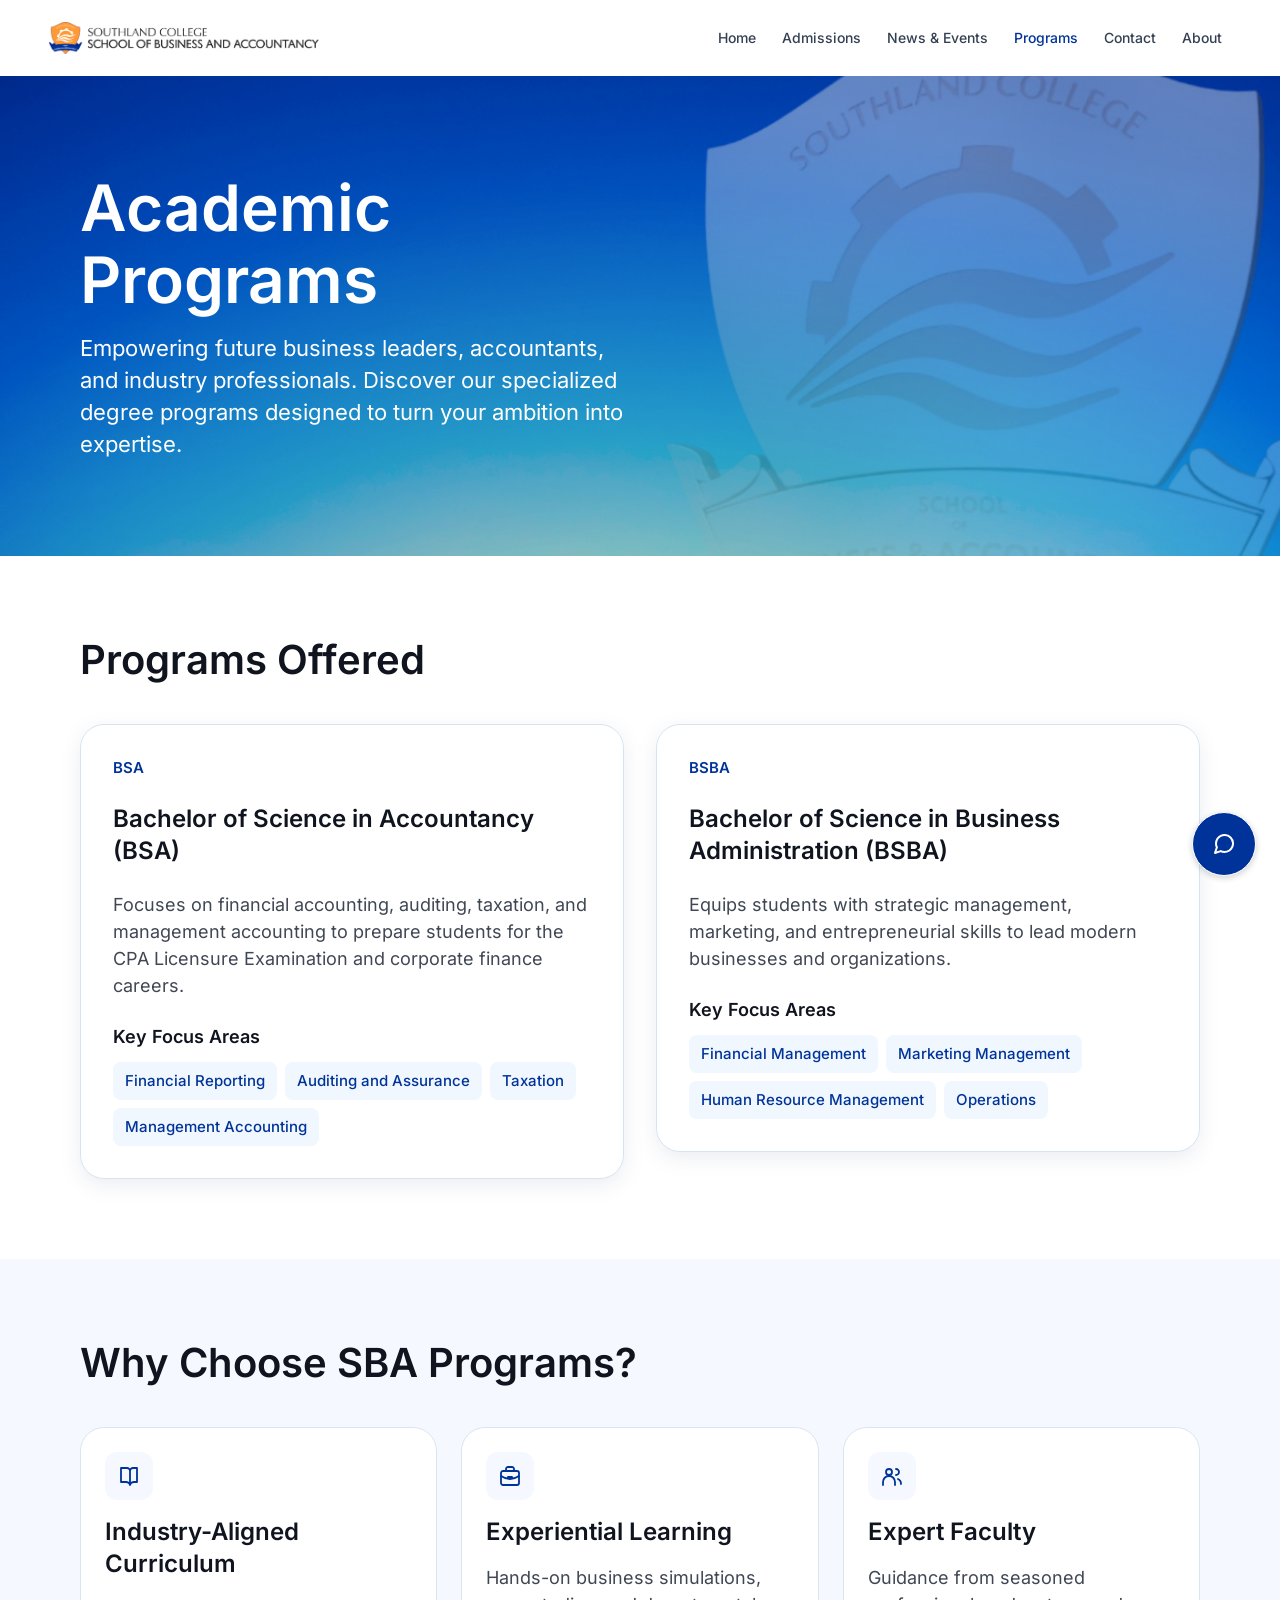
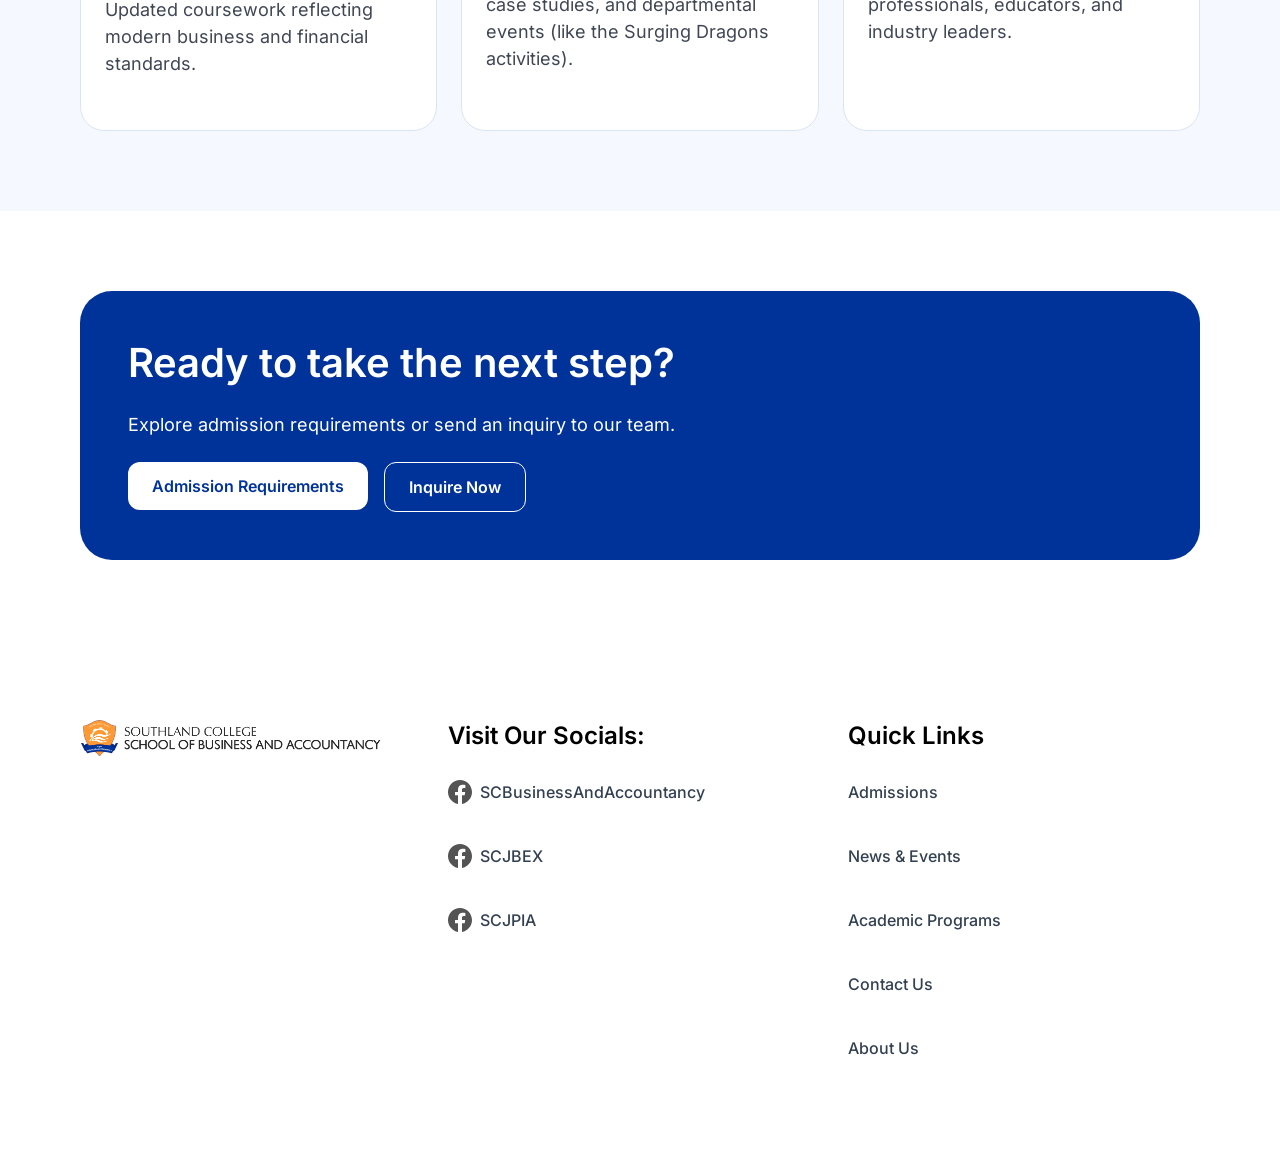
<file: programs.html>
<!doctype html>
<html lang="en">
<head>
  <meta charset="utf-8">
  <meta name="viewport" content="width=device-width, initial-scale=1">
  <meta name="description" content="Explore Southland College SBA’s Accountancy and Business Administration degrees and their focus areas.">
  <link rel="icon" type="image/png" sizes="64x64" href="assets/favicon.png">
  <meta property="og:type" content="website">
  <meta property="og:site_name" content="Southland College SBA">
  <meta property="og:title" content="Academic Programs | Southland College SBA">
  <meta property="og:description" content="Explore Southland College SBA’s Accountancy and Business Administration degrees and their focus areas.">
  <meta property="og:url" content="https://scsba.vercel.app/programs">
  <meta property="og:image" content="https://scsba.vercel.app/assets/share-preview.jpg">
  <meta property="og:image:type" content="image/jpeg">
  <meta property="og:image:width" content="1200">
  <meta property="og:image:height" content="630">
  <meta property="og:image:alt" content="Southland College School of Business and Accountancy students beside the department slogan">
  <meta name="twitter:card" content="summary_large_image">
  <title>Academic Programs | Southland College SBA</title>
  <link rel="stylesheet" href="design.css">
  <link rel="stylesheet" href="site.css">
  <script src="site-config.js" defer></script>
  <script src="script.js" defer></script>
</head>
<body>
  <a class="skip-link desktop-design" href="#main-desktop">Skip to content</a>
  <a class="skip-link phone-design" href="#main-phone">Skip to content</a>
  <header class="site-header">
    <a class="site-wordmark" href="index.html"><img src="sba-logo.png" width="1263" height="141" alt="Southland College School of Business and Accountancy"></a>
    <nav class="site-nav" aria-label="Main navigation">
      <a href="index.html">Home</a>
      <a href="admissions.html" class="admissions-link">Admissions</a>
      <a href="news.html">News &amp; Events</a>
      <a href="programs.html" aria-current="page">Programs</a>
      <a href="contact.html">Contact</a>
      <a href="about.html">About</a>
    </nav>
    <button class="site-menu-button" type="button" aria-label="Open menu" aria-haspopup="dialog" aria-controls="mobile-menu" data-open-menu>
      <img src="assets/1fd85.svg" width="24" height="24" alt="">
    </button>
  </header>
  <div class="bg-[var(--sba-color-surface,white)] content-stretch flex flex-col items-start relative size-full desktop-design" data-node-id="50:4860" data-name="Page / Academic Programs – Desktop">
    <main class="bg-[var(--sba-color-surface,white)] content-stretch flex flex-col items-start relative shrink-0 w-full" data-node-id="50:4862" data-name="Main Content" id="main-desktop" tabindex="-1">
      <div class="content-stretch flex flex-col gap-[var(--space-16,16px)] items-start overflow-clip px-[var(--space-80,80px)] py-[var(--space-96,96px)] relative shrink-0 w-full" data-node-id="50:4863" data-name="Academic Programs / Hero">
        <div class="absolute inset-0 overflow-hidden pointer-events-none">
          <img alt="" class="page-hero-image" src="NEW%20HEADER.png" width="1920" height="800" decoding="async">
        </div>
        <div class="[word-break:break-word] content-stretch flex flex-col gap-[var(--space-16,16px)] items-start max-w-[560px] not-italic overflow-clip relative shrink-0 text-white w-[560px]" data-node-id="50:4864" data-name="Hero / Content">
          <p class="font-semibold leading-[72px] relative shrink-0 text-[64px] w-full" data-node-id="50:4865">Academic Programs</p>
          <p class="font-normal leading-[32px] relative shrink-0 text-[22px] w-full" data-node-id="50:4866">Empowering future business leaders, accountants, and industry professionals. Discover our specialized degree programs designed to turn your ambition into expertise.</p>
        </div>
      </div>
      <div class="content-stretch flex flex-col gap-[var(--space-40,40px)] items-start p-[var(--space-80,80px)] relative shrink-0 w-full" data-node-id="61:3080" data-name="Academic Programs / Programs Offered">
        <h1 class="[word-break:break-word] font-semibold leading-[48px] not-italic relative shrink-0 text-[#0f141f] text-[40px] w-full" data-node-id="51:5304">Programs Offered</h1>
        <div class="content-stretch flex gap-[var(--space-32,32px)] items-start relative shrink-0 w-full" data-node-id="61:3081" data-name="Program Grid / Two Columns">
          <div class="bg-[var(--sba-color-surface,white)] border border-[#d9e3f0] border-solid content-stretch drop-shadow-[0px_6px_10px_rgba(0,31,77,0.08)] flex flex-[1_0_0] flex-col gap-[var(--space-24,24px)] items-start min-w-px p-[var(--space-32,32px)] relative rounded-[24px]" id="node-61_3084">
            <p class="[word-break:break-word] font-semibold leading-[22px] not-italic relative shrink-0 text-[#039] text-[15px] w-full" id="node-61_3085">BSA</p>
            <p class="[word-break:break-word] font-semibold leading-[32px] not-italic relative shrink-0 text-[#0f141f] text-[24px] w-full" id="node-51_5305">Bachelor of Science in Accountancy (BSA)</p>
            <p class="[word-break:break-word] font-normal leading-[27px] not-italic relative shrink-0 text-[#404754] text-[18px] w-full" id="node-51_5318">Focuses on financial accounting, auditing, taxation, and management accounting to prepare students for the CPA Licensure Examination and corporate finance careers.</p>
            <div class="content-stretch flex flex-col gap-[var(--space-12,12px)] items-start relative shrink-0 w-full" id="node-61_3086" data-name="Focus Areas">
              <p class="[word-break:break-word] font-semibold leading-[27px] not-italic relative shrink-0 text-[#0f141f] text-[18px] w-full" id="node-51_5319">Key Focus Areas</p>
              <div class="content-start flex flex-wrap gap-[var(--space-8,8px)] items-start relative shrink-0 w-full" id="node-61_3087" data-name="Focus Tags">
                <div class="bg-[#f0f7ff] content-stretch flex items-center px-[12px] py-[8px] relative rounded-[8px] shrink-0" data-node-id="61:3082" data-name="Tag / Program Focus">
                  <p class="[word-break:break-word] font-medium leading-[22px] not-italic relative shrink-0 text-[#039] text-[15px] whitespace-nowrap" data-node-id="61:3083">Financial Reporting</p>
                </div>
                <div class="bg-[#f0f7ff] content-stretch flex items-center px-[12px] py-[8px] relative rounded-[8px] shrink-0" data-node-id="61:3082" data-name="Tag / Program Focus">
                  <p class="[word-break:break-word] font-medium leading-[22px] not-italic relative shrink-0 text-[#039] text-[15px] whitespace-nowrap" data-node-id="61:3083">Auditing and Assurance</p>
                </div>
                <div class="bg-[#f0f7ff] content-stretch flex items-center px-[12px] py-[8px] relative rounded-[8px] shrink-0" data-node-id="61:3082" data-name="Tag / Program Focus">
                  <p class="[word-break:break-word] font-medium leading-[22px] not-italic relative shrink-0 text-[#039] text-[15px] whitespace-nowrap" data-node-id="61:3083">Taxation</p>
                </div>
                <div class="bg-[#f0f7ff] content-stretch flex items-center px-[12px] py-[8px] relative rounded-[8px] shrink-0" data-node-id="61:3082" data-name="Tag / Program Focus">
                  <p class="[word-break:break-word] font-medium leading-[22px] not-italic relative shrink-0 text-[#039] text-[15px] whitespace-nowrap" data-node-id="61:3083">Management Accounting</p>
                </div>
              </div>
            </div>
          </div>
          <div class="bg-[var(--sba-color-surface,white)] border border-[#d9e3f0] border-solid content-stretch drop-shadow-[0px_6px_10px_rgba(0,31,77,0.08)] flex flex-[1_0_0] flex-col gap-[var(--space-24,24px)] items-start min-w-px p-[var(--space-32,32px)] relative rounded-[24px]" id="node-61_3096">
            <p class="[word-break:break-word] font-semibold leading-[22px] not-italic relative shrink-0 text-[#039] text-[15px] w-full" id="node-61_3097">BSBA</p>
            <p class="[word-break:break-word] font-semibold leading-[32px] not-italic relative shrink-0 text-[#0f141f] text-[24px] w-full" id="node-51_5320">Bachelor of Science in Business Administration (BSBA)</p>
            <p class="[word-break:break-word] font-normal leading-[27px] not-italic relative shrink-0 text-[#404754] text-[18px] w-full" id="node-51_5321">Equips students with strategic management, marketing, and entrepreneurial skills to lead modern businesses and organizations.</p>
            <div class="content-stretch flex flex-col gap-[var(--space-12,12px)] items-start relative shrink-0 w-full" id="node-61_3098" data-name="Focus Areas">
              <p class="[word-break:break-word] font-semibold leading-[27px] not-italic relative shrink-0 text-[#0f141f] text-[18px] w-full" id="node-51_5322">Key Focus Areas</p>
              <div class="content-start flex flex-wrap gap-[var(--space-8,8px)] items-start relative shrink-0 w-full" id="node-61_3099" data-name="Focus Tags">
                <div class="bg-[#f0f7ff] content-stretch flex items-center px-[12px] py-[8px] relative rounded-[8px] shrink-0" data-node-id="61:3082" data-name="Tag / Program Focus">
                  <p class="[word-break:break-word] font-medium leading-[22px] not-italic relative shrink-0 text-[#039] text-[15px] whitespace-nowrap" data-node-id="61:3083">Financial Management</p>
                </div>
                <div class="bg-[#f0f7ff] content-stretch flex items-center px-[12px] py-[8px] relative rounded-[8px] shrink-0" data-node-id="61:3082" data-name="Tag / Program Focus">
                  <p class="[word-break:break-word] font-medium leading-[22px] not-italic relative shrink-0 text-[#039] text-[15px] whitespace-nowrap" data-node-id="61:3083">Marketing Management</p>
                </div>
                <div class="bg-[#f0f7ff] content-stretch flex items-center px-[12px] py-[8px] relative rounded-[8px] shrink-0" data-node-id="61:3082" data-name="Tag / Program Focus">
                  <p class="[word-break:break-word] font-medium leading-[22px] not-italic relative shrink-0 text-[#039] text-[15px] whitespace-nowrap" data-node-id="61:3083">Human Resource Management</p>
                </div>
                <div class="bg-[#f0f7ff] content-stretch flex items-center px-[12px] py-[8px] relative rounded-[8px] shrink-0" data-node-id="61:3082" data-name="Tag / Program Focus">
                  <p class="[word-break:break-word] font-medium leading-[22px] not-italic relative shrink-0 text-[#039] text-[15px] whitespace-nowrap" data-node-id="61:3083">Operations</p>
                </div>
              </div>
            </div>
          </div>
        </div>
      </div>
      <div class="bg-[#f5f9ff] content-stretch flex flex-col gap-[var(--space-40,40px)] items-start p-[var(--space-80,80px)] relative shrink-0 w-full" data-node-id="62:3116" data-name="Academic Programs / Why Choose SBA">
        <p class="[word-break:break-word] font-semibold leading-[48px] not-italic relative shrink-0 text-[#0f141f] text-[40px] w-full" data-node-id="51:5347">Why Choose SBA Programs?</p>
        <div class="content-stretch flex gap-[var(--space-24,24px)] items-start relative shrink-0 w-full" data-node-id="62:3117" data-name="Benefit Grid / Three Columns">
          <div class="bg-[var(--sba-color-surface,white)] border border-[#dbe5f2] border-solid content-stretch flex flex-[1_0_0] flex-col gap-[var(--space-16,16px)] items-start min-h-[304px] min-w-px p-[var(--space-24,24px)] relative rounded-[24px]" data-node-id="62:3134" data-name="Benefit / Industry-Aligned Curriculum">
            <div class="bg-[#f5f9ff] content-stretch flex items-center justify-center p-[var(--space-12,12px)] relative rounded-[12px] shrink-0 size-[48px]" data-node-id="I62:3134;62:3130" data-name="Icon Badge">
              <div class="relative shrink-0 size-[24px]" data-node-id="62:3120" data-name="Icon / Curriculum">
                <img alt="" class="absolute block inset-0 max-w-none size-full" src="assets/431f8.svg" decoding="async" loading="lazy">
              </div>
            </div>
            <p class="[word-break:break-word] font-semibold leading-[32px] min-w-full not-italic relative shrink-0 text-[#0f141f] text-[24px] w-[min-content]" data-node-id="I62:3134;62:3133">Industry-Aligned Curriculum</p>
            <p class="[word-break:break-word] font-normal leading-[27px] min-w-full not-italic relative shrink-0 text-[#404754] text-[18px] w-[min-content]" data-node-id="I62:3134;51:5348">Updated coursework reflecting modern business and financial standards.</p>
          </div>
          <div class="bg-[var(--sba-color-surface,white)] border border-[#dbe5f2] border-solid content-stretch flex flex-[1_0_0] flex-col gap-[var(--space-16,16px)] items-start min-h-[304px] min-w-px p-[var(--space-24,24px)] relative rounded-[24px]" data-node-id="62:3141" data-name="Benefit / Experiential Learning">
            <div class="bg-[#f5f9ff] content-stretch flex items-center justify-center p-[var(--space-12,12px)] relative rounded-[12px] shrink-0 size-[48px]" data-node-id="I62:3141;62:3130" data-name="Icon Badge">
              <div class="relative shrink-0 size-[24px]" data-node-id="I62:3141;62:3131" data-name="Icon">
                <img alt="" class="absolute block inset-0 max-w-none size-full" src="assets/14adf.svg" decoding="async" loading="lazy">
              </div>
            </div>
            <p class="[word-break:break-word] font-semibold leading-[32px] min-w-full not-italic relative shrink-0 text-[#0f141f] text-[24px] w-[min-content]" data-node-id="I62:3141;62:3133">Experiential Learning</p>
            <p class="[word-break:break-word] font-normal leading-[27px] min-w-full not-italic relative shrink-0 text-[#404754] text-[18px] w-[min-content]" data-node-id="I62:3141;51:5348">Hands-on business simulations, case studies, and departmental events (like the Surging Dragons activities).</p>
          </div>
          <div class="bg-[var(--sba-color-surface,white)] border border-[#dbe5f2] border-solid content-stretch flex flex-[1_0_0] flex-col gap-[var(--space-16,16px)] items-start min-h-[304px] min-w-px p-[var(--space-24,24px)] relative rounded-[24px]" data-node-id="62:3149" data-name="Benefit / Expert Faculty">
            <div class="bg-[#f5f9ff] content-stretch flex items-center justify-center p-[var(--space-12,12px)] relative rounded-[12px] shrink-0 size-[48px]" data-node-id="I62:3149;62:3130" data-name="Icon Badge">
              <div class="relative shrink-0 size-[24px]" data-node-id="I62:3149;62:3131" data-name="Icon">
                <img alt="" class="absolute block inset-0 max-w-none size-full" src="assets/c9658.svg" decoding="async" loading="lazy">
              </div>
            </div>
            <p class="[word-break:break-word] font-semibold leading-[32px] min-w-full not-italic relative shrink-0 text-[#0f141f] text-[24px] w-[min-content]" data-node-id="I62:3149;62:3133">Expert Faculty</p>
            <p class="[word-break:break-word] font-normal leading-[27px] min-w-full not-italic relative shrink-0 text-[#404754] text-[18px] w-[min-content]" data-node-id="I62:3149;51:5348">Guidance from seasoned professionals, educators, and industry leaders.</p>
          </div>
        </div>
      </div>
      <div class="content-stretch flex flex-col items-start p-[var(--space-80,80px)] relative shrink-0 w-full" data-node-id="62:3157" data-name="Academic Programs / Next Step">
        <div class="bg-[var(--sba-color-brand,#039)] content-stretch flex flex-col gap-[var(--space-24,24px)] items-start p-[var(--space-48,48px)] relative rounded-[32px] shrink-0 w-full" data-node-id="62:3158" data-name="CTA / Admissions and Inquiry">
          <p class="[word-break:break-word] font-semibold leading-[48px] not-italic relative shrink-0 text-[40px] text-white w-full" data-node-id="62:3159">Ready to take the next step?</p>
          <p class="[word-break:break-word] font-normal leading-[27px] not-italic relative shrink-0 text-[18px] text-white w-full" data-node-id="62:3160">Explore admission requirements or send an inquiry to our team.</p>
          <div class="content-start cursor-pointer flex flex-wrap gap-[var(--space-16,16px)] items-start relative shrink-0 w-full" data-node-id="62:3161" data-name="CTA Group">
            <a class="program-cta bg-[var(--sba-color-surface,white)] content-stretch flex items-center justify-center min-h-[48px] px-[24px] py-[12px] relative rounded-[var(--radius-control,12px)] shrink-0" href="admissions.html">
              <p class="[word-break:break-word] font-semibold leading-[24px] not-italic relative shrink-0 text-[16px] text-[color:var(--sba-color-brand,#039)] whitespace-nowrap" data-node-id="119:8726">Admission Requirements</p>
            </a>
            <a class="program-cta border border-[var(--sba-color-surface,white)] border-solid content-stretch flex items-center justify-center min-h-[48px] px-[24px] py-[12px] relative rounded-[var(--radius-control,12px)] shrink-0" href="contact.html">
              <p class="[word-break:break-word] font-semibold leading-[24px] not-italic relative shrink-0 text-[16px] text-[color:var(--sba-color-surface,white)] whitespace-nowrap" data-node-id="119:8732">Inquire Now</p>
            </a>
          </div>
        </div>
      </div>
    </main>
    <footer class="bg-[var(--sba-color-surface,white)] content-stretch flex gap-[var(--space-48,48px)] items-start overflow-clip p-[var(--space-80,80px)] relative shrink-0 w-full" data-node-id="50:4885" data-name="Footer / Main">
      <div class="block cursor-pointer h-[81.951px] overflow-clip relative shrink-0 w-[320px]" data-node-id="I50:4885;28:905" data-name="Logo / Department">
        <img class="sba-logo" src="sba-logo.png" width="1263" height="141" alt="Southland College School of Business and Accountancy">
      </div>
      <div class="content-stretch flex flex-[1_0_0] flex-col gap-[var(--space-16,16px)] items-start min-w-px relative" data-node-id="I50:4885;40:434" data-name="Social Links">
        <p class="[word-break:break-word] font-semibold leading-[32px] not-italic relative shrink-0 text-[24px] text-black w-full" data-node-id="I50:4885;28:1059">Visit Our Socials:</p>
        <a class="content-stretch cursor-pointer flex gap-[var(--space-8,8px)] items-center relative shrink-0 w-full" href="https://www.facebook.com/SCBusinessAndAccountancy" data-node-id="I50:4885;28:1063" target="_blank" data-name="Social / SCBusinessAndAccountancy" rel="noopener noreferrer">
          <img class="footer-social-icon" src="assets/2eb37.svg" width="24" height="24" alt="">
          <div class="content-stretch flex items-center min-h-[48px] py-[12px] relative shrink-0" data-node-id="I50:4885;121:9083" data-name="Link / SCBusinessAndAccountancy">
            <p class="[word-break:break-word] font-medium leading-[24px] not-italic relative shrink-0 text-[16px] text-[color:var(--color-link-default,#334052)] text-left whitespace-nowrap" data-node-id="I50:4885;121:9083;119:8751">SCBusinessAndAccountancy</p>
          </div>
        </a>
        <a class="content-stretch cursor-pointer flex gap-[var(--space-8,8px)] items-center relative shrink-0 w-full" href="https://www.facebook.com/SCJBEX/" data-node-id="I50:4885;28:1082" target="_blank" data-name="Social / SCJBEX" rel="noopener noreferrer">
          <img class="footer-social-icon" src="assets/2eb37.svg" width="24" height="24" alt="">
          <div class="content-stretch flex items-center min-h-[48px] py-[12px] relative shrink-0" data-node-id="I50:4885;121:9088" data-name="Link / SCJBEX">
            <p class="[word-break:break-word] font-medium leading-[24px] not-italic relative shrink-0 text-[16px] text-[color:var(--color-link-default,#334052)] text-left whitespace-nowrap" data-node-id="I50:4885;121:9088;119:8751">SCJBEX</p>
          </div>
        </a>
        <a class="content-stretch cursor-pointer flex gap-[var(--space-8,8px)] items-center relative shrink-0 w-full" href="https://www.facebook.com/SCJPIA" data-node-id="I50:4885;28:1093" target="_blank" data-name="Social / SCJPIA" rel="noopener noreferrer">
          <img class="footer-social-icon" src="assets/2eb37.svg" width="24" height="24" alt="">
          <div class="content-stretch flex items-center min-h-[48px] py-[12px] relative shrink-0" data-node-id="I50:4885;121:9093" data-name="Link / SCJPIA">
            <p class="[word-break:break-word] font-medium leading-[24px] not-italic relative shrink-0 text-[16px] text-[color:var(--color-link-default,#334052)] text-left whitespace-nowrap" data-node-id="I50:4885;121:9093;119:8751">SCJPIA</p>
          </div>
        </a>
      </div>
      <div class="content-stretch flex flex-[1_0_0] flex-col gap-[var(--space-16,16px)] items-start min-w-px relative" data-node-id="I50:4885;40:435" data-name="Quick Links">
        <p class="[word-break:break-word] font-semibold leading-[32px] min-w-full not-italic relative shrink-0 text-[24px] text-black w-[min-content]" data-node-id="I50:4885;28:1060">Quick Links</p>
        <a class="content-stretch cursor-pointer flex flex-col items-start relative shrink-0 w-full" data-node-id="I50:4885;28:1103" data-name="Link" href="admissions.html">
          <div class="content-stretch flex items-center min-h-[48px] py-[12px] relative shrink-0" data-node-id="I50:4885;121:9098" data-name="Link / Admissions">
            <p class="[word-break:break-word] font-medium leading-[24px] not-italic relative shrink-0 text-[16px] text-[color:var(--color-link-default,#334052)] text-left whitespace-nowrap" data-node-id="I50:4885;121:9098;119:8751">Admissions</p>
          </div>
        </a>
        <a class="content-stretch cursor-pointer flex flex-col items-start relative shrink-0 w-full" data-node-id="I50:4885;28:1115" data-name="Link" href="news.html">
          <div class="content-stretch flex items-center min-h-[48px] py-[12px] relative shrink-0" data-node-id="I50:4885;121:9103" data-name="Link / News &amp; Events">
            <p class="[word-break:break-word] font-medium leading-[24px] not-italic relative shrink-0 text-[16px] text-[color:var(--color-link-default,#334052)] text-left whitespace-nowrap" data-node-id="I50:4885;121:9103;119:8751">News &amp; Events</p>
          </div>
        </a>
        <a class="content-stretch cursor-pointer flex items-center min-h-[48px] py-[12px] relative shrink-0" data-node-id="I50:4885;121:9108" data-name="Link / Academic Programs" href="programs.html">
          <p class="[word-break:break-word] font-medium leading-[24px] not-italic relative shrink-0 text-[16px] text-[color:var(--color-link-default,#334052)] whitespace-nowrap" data-node-id="I50:4885;121:9108;119:8751">Academic Programs</p>
        </a>
        <a class="content-stretch cursor-pointer flex items-center min-h-[48px] py-[12px] relative shrink-0" data-node-id="I50:4885;121:9113" data-name="Link / Contact Us" href="contact.html">
          <p class="[word-break:break-word] font-medium leading-[24px] not-italic relative shrink-0 text-[16px] text-[color:var(--color-link-default,#334052)] whitespace-nowrap" data-node-id="I50:4885;121:9113;119:8751">Contact Us</p>
        </a>
        <a class="content-stretch cursor-pointer flex items-center min-h-[48px] py-[12px] relative shrink-0" data-node-id="I50:4885;121:9118" data-name="Link / About Us" href="about.html">
          <p class="[word-break:break-word] font-medium leading-[24px] not-italic relative shrink-0 text-[16px] text-[color:var(--color-link-default,#334052)] whitespace-nowrap" data-node-id="I50:4885;121:9118;119:8751">About Us</p>
        </a>
      </div>
    </footer>
  </div>
  <div class="bg-[var(--sba-color-surface,white)] content-stretch flex flex-col items-start relative size-full phone-design" data-node-id="71:13566" data-name="Page / Academic Programs – Phone">
    <main class="bg-[var(--sba-color-surface,white)] content-stretch flex flex-col items-start relative shrink-0 w-full" data-node-id="71:13568" data-name="Main Content" id="main-phone" tabindex="-1">
      <div class="content-stretch flex flex-col items-start overflow-clip px-[var(--space-24,24px)] py-[48px] relative shrink-0 w-full" data-node-id="71:13569" data-name="Academic Programs / Hero">
        <div class="absolute inset-0 overflow-hidden pointer-events-none">
          <img alt="" class="page-hero-image" src="NEW%20HEADER.png" width="1920" height="800" decoding="async">
        </div>
        <div class="[word-break:break-word] content-stretch flex flex-col gap-[16px] items-start not-italic overflow-clip relative shrink-0 text-white w-full" data-node-id="71:13570" data-name="Hero / Content">
          <h1 class="font-semibold leading-[40px] relative shrink-0 text-[32px] w-full" data-node-id="71:13571">Academic Programs</h1>
          <p class="font-normal leading-[24px] relative shrink-0 text-[16px] w-full" data-node-id="71:13572">Empowering future business leaders, accountants, and industry professionals. Discover our specialized degree programs designed to turn your ambition into expertise.</p>
        </div>
      </div>
      <div class="content-stretch flex flex-col gap-[var(--space-32,32px)] items-start px-[var(--space-24,24px)] py-[var(--space-48,48px)] relative shrink-0 w-full" data-node-id="71:13573" data-name="Academic Programs / Programs Offered">
        <p class="[word-break:break-word] font-semibold leading-[36px] not-italic relative shrink-0 text-[#0f141f] text-[28px] w-full" data-node-id="71:13574">Programs Offered</p>
        <div class="content-stretch flex flex-col gap-[24px] items-start relative shrink-0 w-full" data-node-id="71:13575" data-name="Program Grid / Two Columns">
          <div class="bg-[var(--sba-color-surface,white)] border border-[#d9e3f0] border-solid content-stretch drop-shadow-[0px_6px_10px_rgba(0,31,77,0.08)] flex flex-col gap-[24px] items-start px-[20px] py-[24px] relative rounded-[24px] shrink-0 w-full" data-node-id="71:14029" data-name="Program / BSA">
            <p class="[word-break:break-word] font-semibold leading-[24px] not-italic relative shrink-0 text-[#039] text-[16px] w-full" data-node-id="71:14030">BSA</p>
            <p class="[word-break:break-word] font-semibold leading-[30px] not-italic relative shrink-0 text-[#0f141f] text-[22px] w-full" data-node-id="71:14031">Bachelor of Science in Accountancy (BSA)</p>
            <p class="[word-break:break-word] font-normal leading-[24px] not-italic relative shrink-0 text-[#404754] text-[16px] w-full" data-node-id="71:14032">Focuses on financial accounting, auditing, taxation, and management accounting to prepare students for the CPA Licensure Examination and corporate finance careers.</p>
            <div class="content-stretch flex flex-col gap-[16px] items-start relative shrink-0 w-full" data-node-id="71:14033" data-name="Focus Areas">
              <p class="[word-break:break-word] font-semibold leading-[24px] not-italic relative shrink-0 text-[#0f141f] text-[16px] w-full" data-node-id="71:14034">Key Focus Areas</p>
              <div class="content-start flex flex-wrap gap-[8px] items-start relative shrink-0 w-full" data-node-id="71:14035" data-name="Focus Tags">
                <div class="bg-[#f0f7ff] content-stretch flex items-center px-[10px] py-[6px] relative rounded-[8px] shrink-0" data-node-id="71:14044" data-name="Tag / Program Focus">
                  <p class="[word-break:break-word] font-medium leading-[24px] not-italic relative shrink-0 text-[#039] text-[16px] whitespace-nowrap" data-node-id="71:14045">Financial Reporting</p>
                </div>
                <div class="bg-[#f0f7ff] content-stretch flex items-center px-[10px] py-[6px] relative rounded-[8px] shrink-0" data-node-id="71:14046" data-name="Tag / Program Focus">
                  <p class="[word-break:break-word] font-medium leading-[24px] not-italic relative shrink-0 text-[#039] text-[16px] whitespace-nowrap" data-node-id="71:14047">Auditing and Assurance</p>
                </div>
                <div class="bg-[#f0f7ff] content-stretch flex items-center px-[10px] py-[6px] relative rounded-[8px] shrink-0" data-node-id="71:14048" data-name="Tag / Program Focus">
                  <p class="[word-break:break-word] font-medium leading-[24px] not-italic relative shrink-0 text-[#039] text-[16px] whitespace-nowrap" data-node-id="71:14049">Taxation</p>
                </div>
                <div class="bg-[#f0f7ff] content-stretch flex items-center px-[10px] py-[6px] relative rounded-[8px] shrink-0" data-node-id="71:14050" data-name="Tag / Program Focus">
                  <p class="[word-break:break-word] font-medium leading-[24px] not-italic relative shrink-0 text-[#039] text-[16px] whitespace-nowrap" data-node-id="71:14051">Management Accounting</p>
                </div>
              </div>
            </div>
          </div>
          <div class="bg-[var(--sba-color-surface,white)] border border-[#d9e3f0] border-solid content-stretch drop-shadow-[0px_6px_10px_rgba(0,31,77,0.08)] flex flex-col gap-[24px] items-start px-[20px] py-[24px] relative rounded-[24px] shrink-0 w-full" data-node-id="71:14052" data-name="Program / BSBA">
            <p class="[word-break:break-word] font-semibold leading-[24px] not-italic relative shrink-0 text-[#039] text-[16px] w-full" data-node-id="71:14053">BSBA</p>
            <p class="[word-break:break-word] font-semibold leading-[30px] not-italic relative shrink-0 text-[#0f141f] text-[22px] w-full" data-node-id="71:14054">Bachelor of Science in Business Administration (BSBA)</p>
            <p class="[word-break:break-word] font-normal leading-[24px] not-italic relative shrink-0 text-[#404754] text-[16px] w-full" data-node-id="71:14055">Equips students with strategic management, marketing, and entrepreneurial skills to lead modern businesses and organizations.</p>
            <div class="content-stretch flex flex-col gap-[16px] items-start relative shrink-0 w-full" data-node-id="71:14056" data-name="Focus Areas">
              <p class="[word-break:break-word] font-semibold leading-[24px] not-italic relative shrink-0 text-[#0f141f] text-[16px] w-full" data-node-id="71:14057">Key Focus Areas</p>
              <div class="content-start flex flex-wrap gap-[8px] items-start relative shrink-0 w-full" data-node-id="71:14058" data-name="Focus Tags">
                <div class="bg-[#f0f7ff] content-stretch flex items-center px-[10px] py-[6px] relative rounded-[8px] shrink-0" data-node-id="71:14067" data-name="Tag / Program Focus">
                  <p class="[word-break:break-word] font-medium leading-[24px] not-italic relative shrink-0 text-[#039] text-[16px] whitespace-nowrap" data-node-id="71:14068">Financial Management</p>
                </div>
                <div class="bg-[#f0f7ff] content-stretch flex items-center px-[10px] py-[6px] relative rounded-[8px] shrink-0" data-node-id="71:14069" data-name="Tag / Program Focus">
                  <p class="[word-break:break-word] font-medium leading-[24px] not-italic relative shrink-0 text-[#039] text-[16px] whitespace-nowrap" data-node-id="71:14070">Marketing Management</p>
                </div>
                <div class="bg-[#f0f7ff] content-stretch flex items-center px-[10px] py-[6px] relative rounded-[8px] shrink-0" data-node-id="71:14071" data-name="Tag / Program Focus">
                  <p class="[word-break:break-word] font-medium leading-[24px] not-italic relative shrink-0 text-[#039] text-[16px] whitespace-nowrap" data-node-id="71:14072">Human Resource Management</p>
                </div>
                <div class="bg-[#f0f7ff] content-stretch flex items-center px-[10px] py-[6px] relative rounded-[8px] shrink-0" data-node-id="71:14073" data-name="Tag / Program Focus">
                  <p class="[word-break:break-word] font-medium leading-[24px] not-italic relative shrink-0 text-[#039] text-[16px] whitespace-nowrap" data-node-id="71:14074">Operations</p>
                </div>
              </div>
            </div>
          </div>
        </div>
      </div>
      <div class="bg-[#f5f9ff] content-stretch flex flex-col gap-[var(--space-32,32px)] items-start px-[var(--space-24,24px)] py-[var(--space-48,48px)] relative shrink-0 w-full" data-node-id="71:13578" data-name="Academic Programs / Why Choose SBA">
        <p class="[word-break:break-word] font-semibold leading-[36px] not-italic relative shrink-0 text-[#0f141f] text-[28px] w-full" data-node-id="71:13579">Why Choose SBA Programs?</p>
        <div class="content-stretch flex flex-col gap-[24px] items-start relative shrink-0 w-full" data-node-id="71:13580" data-name="Benefit Grid / Three Columns">
          <div class="bg-[var(--sba-color-surface,white)] border border-[#dbe5f2] border-solid content-stretch flex flex-col gap-[16px] items-start px-[20px] py-[24px] relative rounded-[24px] shrink-0 w-full" data-node-id="71:14075" data-name="Benefit / Industry-Aligned Curriculum">
            <div class="bg-[#f5f9ff] content-stretch flex items-center justify-center p-[var(--space-12,12px)] relative rounded-[12px] shrink-0 size-[48px]" data-node-id="71:14076" data-name="Icon Badge">
              <div class="relative shrink-0 size-[24px]" data-node-id="71:14081" data-name="Icon / Curriculum">
                <img alt="" class="absolute block inset-0 max-w-none size-full" src="assets/a15dd.svg" decoding="async" loading="lazy">
              </div>
            </div>
            <p class="[word-break:break-word] font-semibold leading-[30px] min-w-full not-italic relative shrink-0 text-[#0f141f] text-[22px] w-[min-content]" data-node-id="71:14078">Industry-Aligned Curriculum</p>
            <p class="[word-break:break-word] font-normal leading-[24px] min-w-full not-italic relative shrink-0 text-[#404754] text-[16px] w-[min-content]" data-node-id="71:14079">Updated coursework reflecting modern business and financial standards.</p>
          </div>
          <div class="bg-[var(--sba-color-surface,white)] border border-[#dbe5f2] border-solid content-stretch flex flex-col gap-[16px] items-start px-[20px] py-[24px] relative rounded-[24px] shrink-0 w-full" data-node-id="71:14083" data-name="Benefit / Experiential Learning">
            <div class="bg-[#f5f9ff] content-stretch flex items-center justify-center p-[var(--space-12,12px)] relative rounded-[12px] shrink-0 size-[48px]" data-node-id="71:14084" data-name="Icon Badge">
              <div class="relative shrink-0 size-[24px]" data-node-id="71:14090" data-name="Icon">
                <img alt="" class="absolute block inset-0 max-w-none size-full" src="assets/239a7.svg" decoding="async" loading="lazy">
              </div>
            </div>
            <p class="[word-break:break-word] font-semibold leading-[30px] min-w-full not-italic relative shrink-0 text-[#0f141f] text-[22px] w-[min-content]" data-node-id="71:14086">Experiential Learning</p>
            <p class="[word-break:break-word] font-normal leading-[24px] min-w-full not-italic relative shrink-0 text-[#404754] text-[16px] w-[min-content]" data-node-id="71:14087">Hands-on business simulations, case studies, and departmental events (like the Surging Dragons activities).</p>
          </div>
          <div class="bg-[var(--sba-color-surface,white)] border border-[#dbe5f2] border-solid content-stretch flex flex-col gap-[16px] items-start px-[20px] py-[24px] relative rounded-[24px] shrink-0 w-full" data-node-id="71:14093" data-name="Benefit / Expert Faculty">
            <div class="bg-[#f5f9ff] content-stretch flex items-center justify-center p-[var(--space-12,12px)] relative rounded-[12px] shrink-0 size-[48px]" data-node-id="71:14094" data-name="Icon Badge">
              <div class="relative shrink-0 size-[24px]" data-node-id="71:14100" data-name="Icon">
                <img alt="" class="absolute block inset-0 max-w-none size-full" src="assets/87aa8.svg" decoding="async" loading="lazy">
              </div>
            </div>
            <p class="[word-break:break-word] font-semibold leading-[30px] min-w-full not-italic relative shrink-0 text-[#0f141f] text-[22px] w-[min-content]" data-node-id="71:14096">Expert Faculty</p>
            <p class="[word-break:break-word] font-normal leading-[24px] min-w-full not-italic relative shrink-0 text-[#404754] text-[16px] w-[min-content]" data-node-id="71:14097">Guidance from seasoned professionals, educators, and industry leaders.</p>
          </div>
        </div>
      </div>
      <div class="content-stretch flex flex-col items-start px-[var(--space-24,24px)] py-[var(--space-48,48px)] relative shrink-0 w-full" data-node-id="71:13584" data-name="Academic Programs / Next Step">
        <div class="bg-[var(--sba-color-brand,#039)] content-stretch flex flex-col gap-[24px] items-start px-[20px] py-[24px] relative rounded-[32px] shrink-0 w-full" data-node-id="71:13585" data-name="CTA / Admissions and Inquiry">
          <p class="[word-break:break-word] font-semibold leading-[36px] not-italic relative shrink-0 text-[28px] text-white w-full" data-node-id="71:13586">Ready to take the next step?</p>
          <p class="[word-break:break-word] font-normal leading-[24px] not-italic relative shrink-0 text-[16px] text-white w-full" data-node-id="71:13587">Explore admission requirements or send an inquiry to our team.</p>
          <div class="content-stretch cursor-pointer flex flex-col gap-[16px] items-start relative shrink-0 w-full" data-node-id="71:13588" data-name="CTA Group">
            <a class="program-cta bg-[var(--sba-color-surface,white)] content-stretch flex items-center justify-center min-h-[48px] px-[24px] py-[12px] relative rounded-[var(--radius-control,12px)] shrink-0 w-full" href="admissions.html">
              <p class="[word-break:break-word] font-semibold leading-[24px] not-italic relative shrink-0 text-[16px] text-[color:var(--sba-color-brand,#039)] whitespace-nowrap" data-node-id="119:8726">Admission Requirements</p>
            </a>
            <a class="program-cta border border-[var(--sba-color-surface,white)] border-solid content-stretch flex items-center justify-center min-h-[48px] px-[24px] py-[12px] relative rounded-[var(--radius-control,12px)] shrink-0 w-full" href="contact.html">
              <p class="[word-break:break-word] font-semibold leading-[24px] not-italic relative shrink-0 text-[16px] text-[color:var(--sba-color-surface,white)] whitespace-nowrap" data-node-id="119:8732">Inquire Now</p>
            </a>
          </div>
        </div>
      </div>
    </main>
    <footer class="bg-[var(--sba-color-surface,white)] content-stretch flex flex-col gap-[32px] items-start overflow-clip px-[24px] py-[40px] relative shrink-0 w-full" data-node-id="71:14315" data-name="Footer / Phone">
      <div class="block cursor-pointer h-[61.463px] overflow-clip relative shrink-0 w-[240px]" data-node-id="I71:14315;70:5031" data-name="Logo / Department">
        <img class="sba-logo" src="sba-logo.png" width="1263" height="141" alt="Southland College School of Business and Accountancy">
      </div>
      <div class="content-stretch flex flex-col gap-[16px] items-start relative shrink-0 w-full" data-node-id="I71:14315;70:5169" data-name="Social Links">
        <p class="[word-break:break-word] font-semibold leading-[30px] not-italic relative shrink-0 text-[22px] text-black w-full" data-node-id="I71:14315;70:5170">Visit Our Socials:</p>
        <a class="content-stretch cursor-pointer flex gap-[8px] items-center min-h-[44px] relative shrink-0 w-full" href="https://www.facebook.com/SCBusinessAndAccountancy" data-node-id="I71:14315;70:5171" target="_blank" data-name="Social / SCBusinessAndAccountancy" rel="noopener noreferrer">
          <img class="footer-social-icon" src="assets/2eb37.svg" width="24" height="24" alt="">
          <div class="content-stretch flex items-center min-h-[48px] py-[12px] relative shrink-0" data-node-id="I71:14315;121:9123" data-name="Link / SCBusinessAndAccountancy">
            <p class="[word-break:break-word] font-medium leading-[24px] not-italic relative shrink-0 text-[16px] text-[color:var(--color-link-default,#334052)] text-left whitespace-nowrap" data-node-id="I71:14315;121:9123;119:8751">SCBusinessAndAccountancy</p>
          </div>
        </a>
        <a class="content-stretch cursor-pointer flex gap-[8px] items-center min-h-[44px] relative shrink-0 w-full" href="https://www.facebook.com/SCJBEX/" data-node-id="I71:14315;70:5181" target="_blank" data-name="Social / SCJBEX" rel="noopener noreferrer">
          <img class="footer-social-icon" src="assets/2eb37.svg" width="24" height="24" alt="">
          <div class="content-stretch flex items-center min-h-[48px] py-[12px] relative shrink-0" data-node-id="I71:14315;121:9128" data-name="Link / SCJBEX">
            <p class="[word-break:break-word] font-medium leading-[24px] not-italic relative shrink-0 text-[16px] text-[color:var(--color-link-default,#334052)] text-left whitespace-nowrap" data-node-id="I71:14315;121:9128;119:8751">SCJBEX</p>
          </div>
        </a>
        <a class="content-stretch cursor-pointer flex gap-[8px] items-center min-h-[44px] relative shrink-0 w-full" href="https://www.facebook.com/SCJPIA" data-node-id="I71:14315;70:5191" target="_blank" data-name="Social / SCJPIA" rel="noopener noreferrer">
          <img class="footer-social-icon" src="assets/2eb37.svg" width="24" height="24" alt="">
          <div class="content-stretch flex items-center min-h-[48px] py-[12px] relative shrink-0" data-node-id="I71:14315;121:9133" data-name="Link / SCJPIA">
            <p class="[word-break:break-word] font-medium leading-[24px] not-italic relative shrink-0 text-[16px] text-[color:var(--color-link-default,#334052)] text-left whitespace-nowrap" data-node-id="I71:14315;121:9133;119:8751">SCJPIA</p>
          </div>
        </a>
      </div>
      <div class="content-stretch flex flex-col gap-[16px] items-start relative shrink-0 w-full" data-node-id="I71:14315;70:5201" data-name="Quick Links">
        <p class="[word-break:break-word] font-semibold leading-[30px] not-italic relative shrink-0 text-[22px] text-black w-full" data-node-id="I71:14315;70:5202">Quick Links</p>
        <a class="content-stretch cursor-pointer flex flex-col items-start justify-center min-h-[44px] relative shrink-0 w-full" data-node-id="I71:14315;70:5203" data-name="Link" href="admissions.html">
          <div class="content-stretch flex items-center min-h-[48px] py-[12px] relative shrink-0" data-node-id="I71:14315;121:9138" data-name="Link / Admissions">
            <p class="[word-break:break-word] font-medium leading-[24px] not-italic relative shrink-0 text-[16px] text-[color:var(--color-link-default,#334052)] text-left whitespace-nowrap" data-node-id="I71:14315;121:9138;119:8751">Admissions</p>
          </div>
        </a>
        <a class="content-stretch cursor-pointer flex flex-col items-start justify-center min-h-[44px] relative shrink-0 w-full" data-node-id="I71:14315;70:5205" data-name="Link" href="news.html">
          <div class="content-stretch flex items-center min-h-[48px] py-[12px] relative shrink-0" data-node-id="I71:14315;121:9143" data-name="Link / News &amp; Events">
            <p class="[word-break:break-word] font-medium leading-[24px] not-italic relative shrink-0 text-[16px] text-[color:var(--color-link-default,#334052)] text-left whitespace-nowrap" data-node-id="I71:14315;121:9143;119:8751">News &amp; Events</p>
          </div>
        </a>
        <a class="content-stretch flex flex-col items-start justify-center min-h-[44px] overflow-clip relative shrink-0 w-full" data-node-id="I71:14315;86:8650" data-name="Link / Academic Programs" href="programs.html">
          <div class="content-stretch cursor-pointer flex items-center min-h-[48px] py-[12px] relative shrink-0" data-node-id="I71:14315;121:9148" data-name="Link / Academic Programs">
            <p class="[word-break:break-word] font-medium leading-[24px] not-italic relative shrink-0 text-[16px] text-[color:var(--color-link-default,#334052)] whitespace-nowrap" data-node-id="I71:14315;121:9148;119:8751">Academic Programs</p>
          </div>
        </a>
        <a class="content-stretch cursor-pointer flex flex-col items-start justify-center min-h-[44px] overflow-clip relative shrink-0 w-full" data-node-id="I71:14315;86:8652" data-name="Link / Contact" href="contact.html">
          <div class="content-stretch flex items-center min-h-[48px] py-[12px] relative shrink-0" data-node-id="I71:14315;121:9153" data-name="Link / Contact Us">
            <p class="[word-break:break-word] font-medium leading-[24px] not-italic relative shrink-0 text-[16px] text-[color:var(--color-link-default,#334052)] text-left whitespace-nowrap" data-node-id="I71:14315;121:9153;119:8751">Contact Us</p>
          </div>
        </a>
        <a class="content-stretch cursor-pointer flex flex-col items-start justify-center min-h-[44px] overflow-clip relative shrink-0 w-full" data-node-id="I71:14315;86:8654" data-name="Link / About Us" href="about.html">
          <div class="content-stretch flex items-center min-h-[48px] py-[12px] relative shrink-0" data-node-id="I71:14315;121:9158" data-name="Link / About Us">
            <p class="[word-break:break-word] font-medium leading-[24px] not-italic relative shrink-0 text-[16px] text-[color:var(--color-link-default,#334052)] text-left whitespace-nowrap" data-node-id="I71:14315;121:9158;119:8751">About Us</p>
          </div>
        </a>
      </div>
    </footer>
  </div>
  <dialog id="mobile-menu" aria-label="Site menu">
    <header>
      <a class="site-wordmark" href="index.html"><img src="sba-logo.png" width="1263" height="141" alt="Southland College School of Business and Accountancy"></a>
      <form method="dialog"><button>Close <span aria-hidden="true">×</span></button></form>
    </header>
    <nav class="site-nav" aria-label="Main navigation">
      <a href="index.html">Home</a>
      <a href="admissions.html" class="admissions-link">Admissions</a>
      <a href="news.html">News &amp; Events</a>
      <a href="programs.html" aria-current="page">Programs</a>
      <a href="contact.html">Contact</a>
      <a href="about.html">About</a>
    </nav>
  </dialog>
  <button id="chat-launcher" type="button" aria-label="SBA chat" aria-expanded="false" aria-controls="chat-panel">
    <img src="assets/chat-launcher.svg" width="24" height="24" alt="">
  </button>
  <dialog id="chat-panel" aria-labelledby="chat-title">
    <header>
      <h2 id="chat-title">SBA Chat</h2>
      <form method="dialog"><button aria-label="Close chat">×</button></form>
    </header>
    <div id="chat-fallback">
      <p>Contact the SBA office for help with programs and admissions.</p>
      <a href="contact.html">Contact SBA</a>
    </div>
  </dialog>
</body>
</html>
</file>
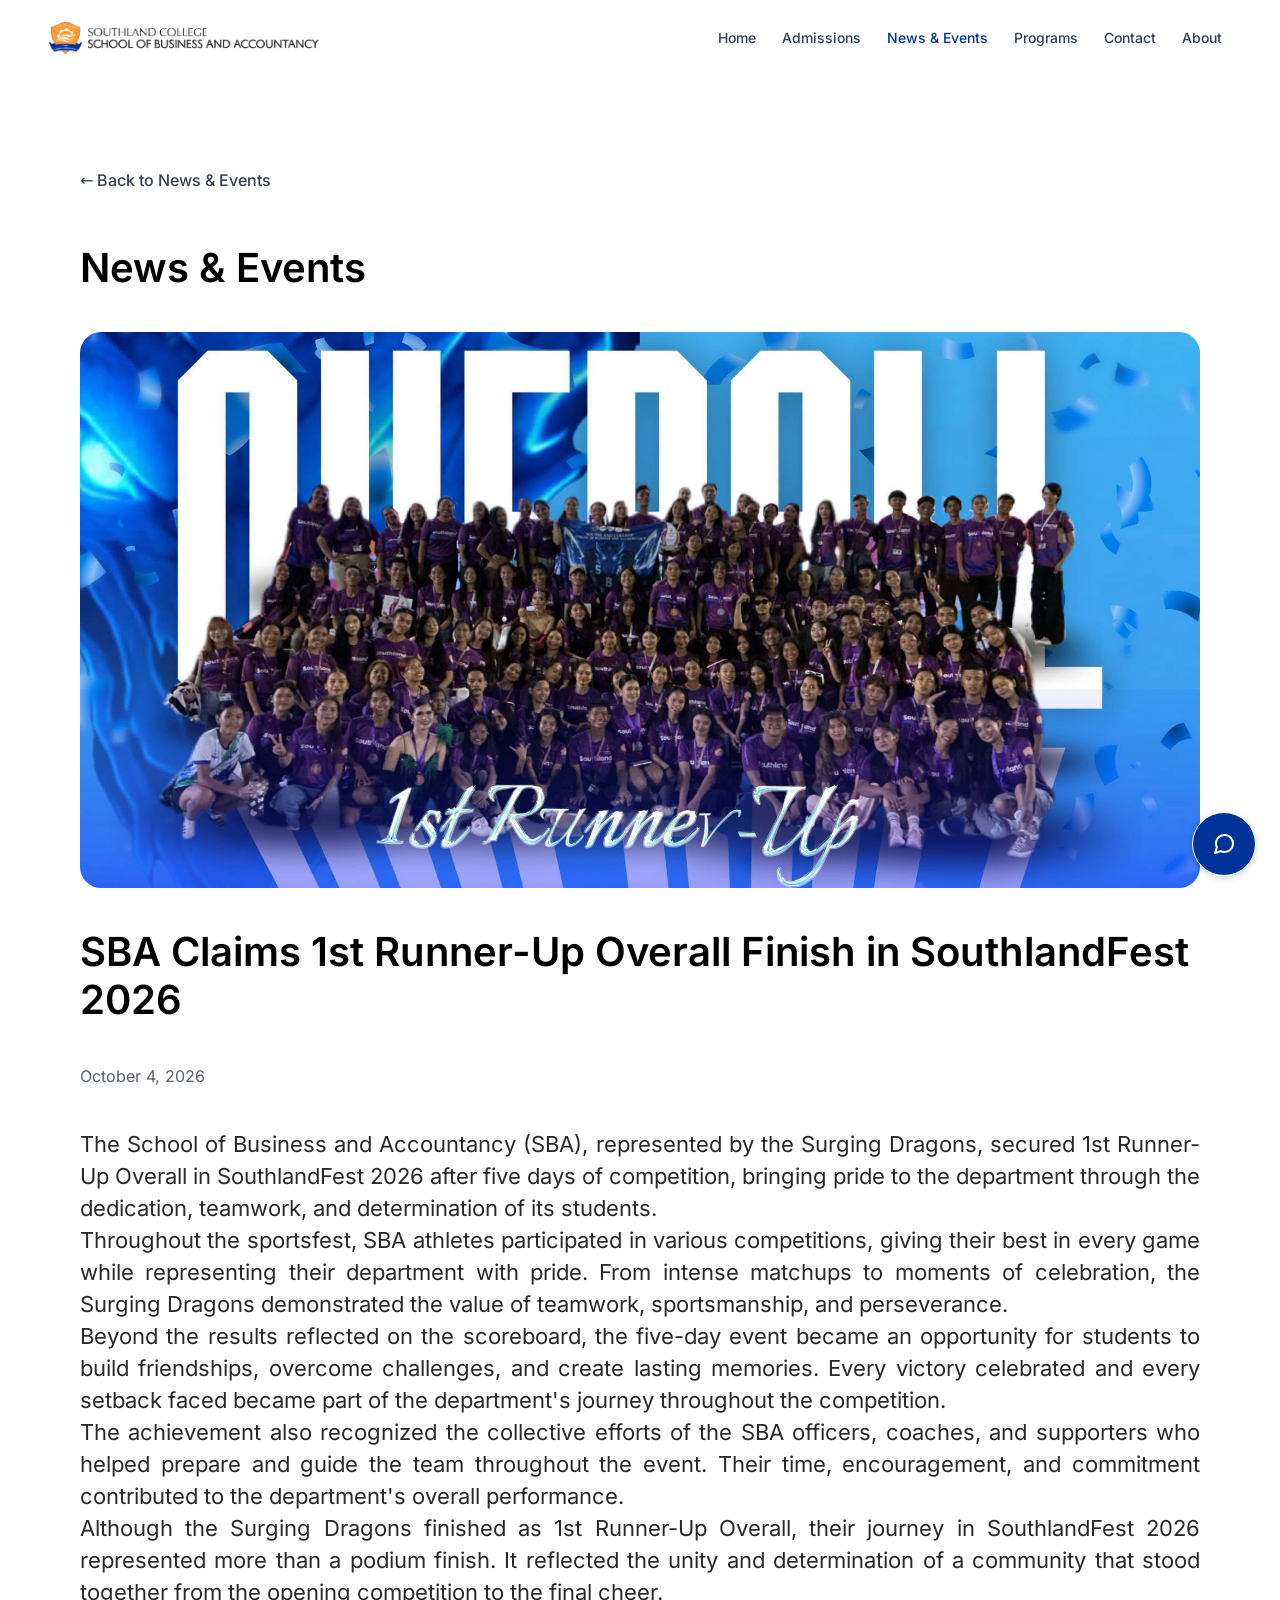
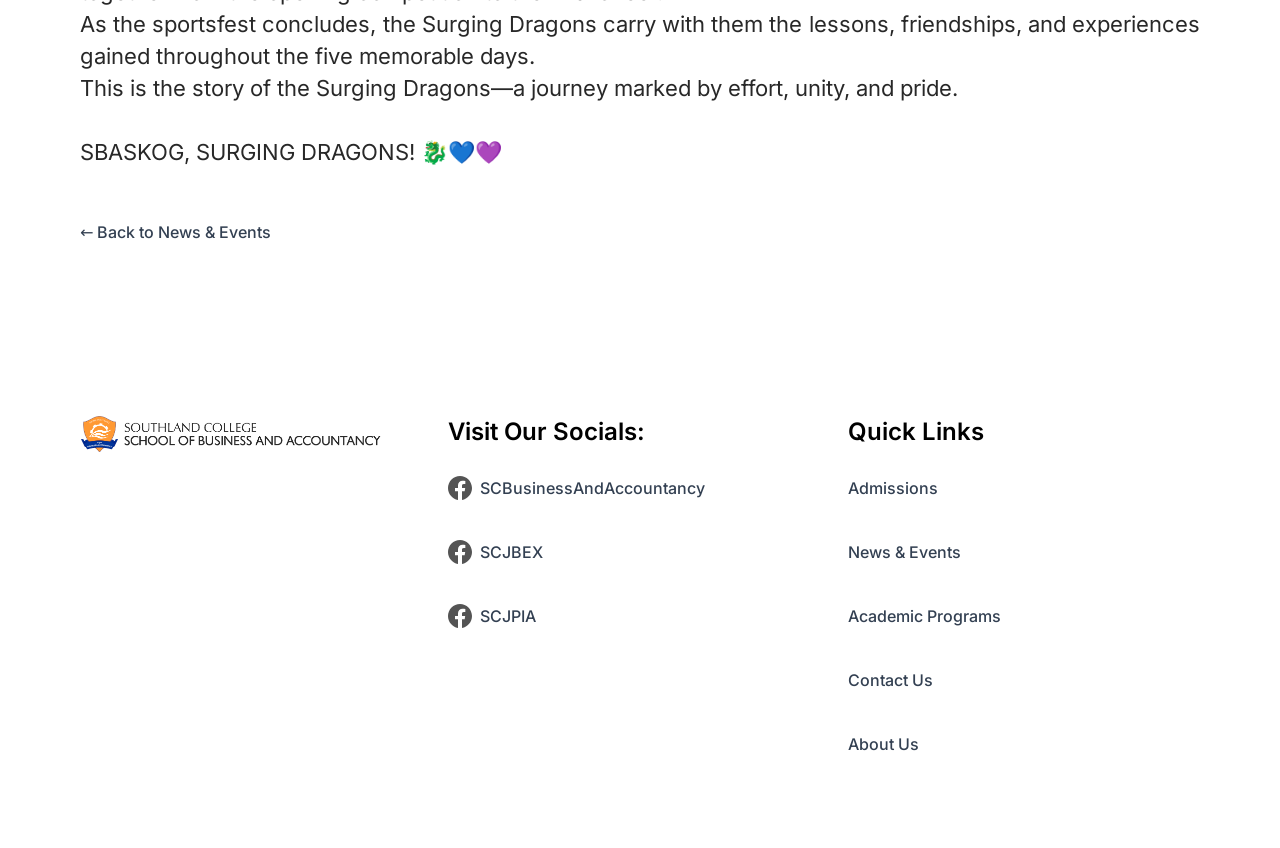
<file: southlandfest.html>
<!doctype html>
<html lang="en">
<head>
  <meta charset="utf-8">
  <meta name="viewport" content="width=device-width, initial-scale=1">
  <meta name="description" content="The SBA Surging Dragons earned first runner-up overall after five days of competition at SouthlandFest 2026.">
  <link rel="icon" type="image/png" sizes="64x64" href="assets/favicon.png">
  <meta property="og:type" content="article">
  <meta property="og:site_name" content="Southland College SBA">
  <meta property="og:title" content="SBA Claims 1st Runner-Up Overall Finish in SouthlandFest 2026 | Southland College SBA">
  <meta property="og:description" content="The SBA Surging Dragons earned first runner-up overall after five days of competition at SouthlandFest 2026.">
  <meta property="og:url" content="https://scsba.vercel.app/southlandfest">
  <meta property="og:image" content="https://scsba.vercel.app/assets/share-preview.jpg">
  <meta property="og:image:type" content="image/jpeg">
  <meta property="og:image:width" content="1200">
  <meta property="og:image:height" content="630">
  <meta property="og:image:alt" content="Southland College School of Business and Accountancy students beside the department slogan">
  <meta name="twitter:card" content="summary_large_image">
  <title>SBA Claims 1st Runner-Up Overall Finish in SouthlandFest 2026 | Southland College SBA</title>
  <link rel="stylesheet" href="design.css">
  <link rel="stylesheet" href="site.css">
  <script src="site-config.js" defer></script>
  <script src="script.js" defer></script>
</head>
<body>
  <a class="skip-link desktop-design" href="#main-desktop">Skip to content</a>
  <a class="skip-link phone-design" href="#main-phone">Skip to content</a>
  <header class="site-header">
    <a class="site-wordmark" href="index.html"><img src="sba-logo.png" width="1263" height="141" alt="Southland College School of Business and Accountancy"></a>
    <nav class="site-nav" aria-label="Main navigation">
      <a href="index.html">Home</a>
      <a href="admissions.html" class="admissions-link">Admissions</a>
      <a href="news.html" aria-current="page">News &amp; Events</a>
      <a href="programs.html">Programs</a>
      <a href="contact.html">Contact</a>
      <a href="about.html">About</a>
    </nav>
    <button class="site-menu-button" type="button" aria-label="Open menu" aria-haspopup="dialog" aria-controls="mobile-menu" data-open-menu>
      <img src="assets/1fd85.svg" width="24" height="24" alt="">
    </button>
  </header>
  <div class="bg-white content-stretch flex flex-col items-start relative size-full desktop-design" data-node-id="49:1718" data-name="News / SouthlandFest – Desktop">
    <main class="bg-[var(--sba-color-surface,white)] content-stretch flex flex-col gap-[var(--space-40,40px)] items-start p-[var(--space-80,80px)] relative shrink-0 w-full" data-node-id="69:3972" data-name="Main Content" id="main-desktop" tabindex="-1">
      <a class="content-stretch cursor-pointer flex items-center min-h-[48px] py-[12px] relative shrink-0" data-node-id="121:9163" data-name="Navigation / Back to News / Top" href="news.html">
        <p class="[word-break:break-word] font-medium leading-[24px] not-italic relative shrink-0 text-[16px] text-[color:var(--color-link-default,#334052)] whitespace-nowrap" data-node-id="I121:9163;119:8751">← Back to News &amp; Events</p>
      </a>
      <h1 class="[word-break:break-word] font-semibold leading-[48px] min-w-full not-italic relative shrink-0 text-[40px] text-black w-[min-content]" data-node-id="49:2119">News &amp; Events</h1>
      <div class="aspect-[1280/635.5521240234375] relative rounded-[21px] shrink-0 w-full" data-node-id="49:2107" data-name="Article / Image">
        <div class="absolute inset-0 overflow-hidden pointer-events-none rounded-[21px]">
          <img alt="" class="absolute h-[134.2%] left-0 max-w-none top-[-23.43%] w-full" src="assets/b924c.png" decoding="async">
        </div>
      </div>
      <p class="[word-break:break-word] font-semibold leading-[48px] min-w-full not-italic relative shrink-0 text-[40px] text-black w-[min-content]" data-node-id="49:2108">SBA Claims 1st Runner-Up Overall Finish in SouthlandFest 2026</p>
      <p class="[word-break:break-word] font-normal leading-[24px] min-w-full not-italic relative shrink-0 text-[#59616e] text-[16px] w-[min-content]" data-node-id="122:8998">October 4, 2026</p>
      <div class="[word-break:break-word] font-normal leading-[0] min-w-full not-italic relative shrink-0 text-[#282828] text-[22px] text-justify w-[min-content] whitespace-pre-wrap" data-node-id="49:2124">
        <p class="leading-[32px] mb-0">The School of Business and Accountancy (SBA), represented by the Surging Dragons, secured 1st Runner-Up Overall in SouthlandFest 2026 after five days of competition, bringing pride to the department through the dedication, teamwork, and determination of its students.</p>
        <p class="leading-[32px] mb-0">Throughout the sportsfest, SBA athletes participated in various competitions, giving their best in every game while representing their department with pride. From intense matchups to moments of celebration, the Surging Dragons demonstrated the value of teamwork, sportsmanship, and perseverance.</p>
        <p class="leading-[32px] mb-0">Beyond the results reflected on the scoreboard, the five-day event became an opportunity for students to build friendships, overcome challenges, and create lasting memories. Every victory celebrated and every setback faced became part of the department's journey throughout the competition.</p>
        <p class="leading-[32px] mb-0">The achievement also recognized the collective efforts of the SBA officers, coaches, and supporters who helped prepare and guide the team throughout the event. Their time, encouragement, and commitment contributed to the department's overall performance.</p>
        <p class="leading-[32px] mb-0">Although the Surging Dragons finished as 1st Runner-Up Overall, their journey in SouthlandFest 2026 represented more than a podium finish. It reflected the unity and determination of a community that stood together from the opening competition to the final cheer.</p>
        <p class="leading-[32px] mb-0">As the sportsfest concludes, the Surging Dragons carry with them the lessons, friendships, and experiences gained throughout the five memorable days.</p>
        <p class="leading-[32px] mb-0">This is the story of the Surging Dragons—a journey marked by effort, unity, and pride.</p>
        <p class="leading-[32px] mb-0">​</p>
        <p class="leading-[32px]">SBASKOG, SURGING DRAGONS! 🐉💙💜</p>
      </div>
      <a class="content-stretch cursor-pointer flex items-center min-h-[48px] py-[12px] relative shrink-0" data-node-id="121:9168" data-name="Navigation / Back to News / Bottom" href="news.html">
        <p class="[word-break:break-word] font-medium leading-[24px] not-italic relative shrink-0 text-[16px] text-[color:var(--color-link-default,#334052)] whitespace-nowrap" data-node-id="I121:9168;119:8751">← Back to News &amp; Events</p>
      </a>
    </main>
    <footer class="bg-[var(--sba-color-surface,white)] content-stretch flex gap-[var(--space-48,48px)] items-start overflow-clip p-[var(--space-80,80px)] relative shrink-0 w-full" data-node-id="69:3792" data-name="Footer / Main">
      <div class="block cursor-pointer h-[81.951px] overflow-clip relative shrink-0 w-[320px]" data-node-id="I69:3792;28:905" data-name="Logo / Department">
        <img class="sba-logo" src="sba-logo.png" width="1263" height="141" alt="Southland College School of Business and Accountancy">
      </div>
      <div class="content-stretch flex flex-[1_0_0] flex-col gap-[var(--space-16,16px)] items-start min-w-px relative" data-node-id="I69:3792;40:434" data-name="Social Links">
        <p class="[word-break:break-word] font-semibold leading-[32px] not-italic relative shrink-0 text-[24px] text-black w-full" data-node-id="I69:3792;28:1059">Visit Our Socials:</p>
        <a class="content-stretch cursor-pointer flex gap-[var(--space-8,8px)] items-center relative shrink-0 w-full" href="https://www.facebook.com/SCBusinessAndAccountancy" data-node-id="I69:3792;28:1063" target="_blank" data-name="Social / SCBusinessAndAccountancy" rel="noopener noreferrer">
          <img class="footer-social-icon" src="assets/2eb37.svg" width="24" height="24" alt="">
          <div class="content-stretch flex items-center min-h-[48px] py-[12px] relative shrink-0" data-node-id="I69:3792;121:9083" data-name="Link / SCBusinessAndAccountancy">
            <p class="[word-break:break-word] font-medium leading-[24px] not-italic relative shrink-0 text-[16px] text-[color:var(--color-link-default,#334052)] text-left whitespace-nowrap" data-node-id="I69:3792;121:9083;119:8751">SCBusinessAndAccountancy</p>
          </div>
        </a>
        <a class="content-stretch cursor-pointer flex gap-[var(--space-8,8px)] items-center relative shrink-0 w-full" href="https://www.facebook.com/SCJBEX/" data-node-id="I69:3792;28:1082" target="_blank" data-name="Social / SCJBEX" rel="noopener noreferrer">
          <img class="footer-social-icon" src="assets/2eb37.svg" width="24" height="24" alt="">
          <div class="content-stretch flex items-center min-h-[48px] py-[12px] relative shrink-0" data-node-id="I69:3792;121:9088" data-name="Link / SCJBEX">
            <p class="[word-break:break-word] font-medium leading-[24px] not-italic relative shrink-0 text-[16px] text-[color:var(--color-link-default,#334052)] text-left whitespace-nowrap" data-node-id="I69:3792;121:9088;119:8751">SCJBEX</p>
          </div>
        </a>
        <a class="content-stretch cursor-pointer flex gap-[var(--space-8,8px)] items-center relative shrink-0 w-full" href="https://www.facebook.com/SCJPIA" data-node-id="I69:3792;28:1093" target="_blank" data-name="Social / SCJPIA" rel="noopener noreferrer">
          <img class="footer-social-icon" src="assets/2eb37.svg" width="24" height="24" alt="">
          <div class="content-stretch flex items-center min-h-[48px] py-[12px] relative shrink-0" data-node-id="I69:3792;121:9093" data-name="Link / SCJPIA">
            <p class="[word-break:break-word] font-medium leading-[24px] not-italic relative shrink-0 text-[16px] text-[color:var(--color-link-default,#334052)] text-left whitespace-nowrap" data-node-id="I69:3792;121:9093;119:8751">SCJPIA</p>
          </div>
        </a>
      </div>
      <div class="content-stretch flex flex-[1_0_0] flex-col gap-[var(--space-16,16px)] items-start min-w-px relative" data-node-id="I69:3792;40:435" data-name="Quick Links">
        <p class="[word-break:break-word] font-semibold leading-[32px] min-w-full not-italic relative shrink-0 text-[24px] text-black w-[min-content]" data-node-id="I69:3792;28:1060">Quick Links</p>
        <a class="content-stretch cursor-pointer flex flex-col items-start relative shrink-0 w-full" data-node-id="I69:3792;28:1103" data-name="Link" href="admissions.html">
          <div class="content-stretch flex items-center min-h-[48px] py-[12px] relative shrink-0" data-node-id="I69:3792;121:9098" data-name="Link / Admissions">
            <p class="[word-break:break-word] font-medium leading-[24px] not-italic relative shrink-0 text-[16px] text-[color:var(--color-link-default,#334052)] text-left whitespace-nowrap" data-node-id="I69:3792;121:9098;119:8751">Admissions</p>
          </div>
        </a>
        <a class="content-stretch cursor-pointer flex flex-col items-start relative shrink-0 w-full" data-node-id="I69:3792;28:1115" data-name="Link" href="news.html">
          <div class="content-stretch flex items-center min-h-[48px] py-[12px] relative shrink-0" data-node-id="I69:3792;121:9103" data-name="Link / News &amp; Events">
            <p class="[word-break:break-word] font-medium leading-[24px] not-italic relative shrink-0 text-[16px] text-[color:var(--color-link-default,#334052)] text-left whitespace-nowrap" data-node-id="I69:3792;121:9103;119:8751">News &amp; Events</p>
          </div>
        </a>
        <a class="content-stretch cursor-pointer flex items-center min-h-[48px] py-[12px] relative shrink-0" data-node-id="I69:3792;121:9108" data-name="Link / Academic Programs" href="programs.html">
          <p class="[word-break:break-word] font-medium leading-[24px] not-italic relative shrink-0 text-[16px] text-[color:var(--color-link-default,#334052)] whitespace-nowrap" data-node-id="I69:3792;121:9108;119:8751">Academic Programs</p>
        </a>
        <a class="content-stretch cursor-pointer flex items-center min-h-[48px] py-[12px] relative shrink-0" data-node-id="I69:3792;121:9113" data-name="Link / Contact Us" href="contact.html">
          <p class="[word-break:break-word] font-medium leading-[24px] not-italic relative shrink-0 text-[16px] text-[color:var(--color-link-default,#334052)] whitespace-nowrap" data-node-id="I69:3792;121:9113;119:8751">Contact Us</p>
        </a>
        <a class="content-stretch cursor-pointer flex items-center min-h-[48px] py-[12px] relative shrink-0" data-node-id="I69:3792;121:9118" data-name="Link / About Us" href="about.html">
          <p class="[word-break:break-word] font-medium leading-[24px] not-italic relative shrink-0 text-[16px] text-[color:var(--color-link-default,#334052)] whitespace-nowrap" data-node-id="I69:3792;121:9118;119:8751">About Us</p>
        </a>
      </div>
    </footer>
  </div>
  <div class="bg-white content-stretch flex flex-col items-start relative size-full phone-design" data-node-id="71:16285" data-name="News / SouthlandFest – Phone">
    <main class="bg-[var(--sba-color-surface,white)] content-stretch flex flex-col gap-[var(--space-32,32px)] items-start px-[var(--space-24,24px)] py-[var(--space-48,48px)] relative shrink-0 w-full" data-node-id="71:16287" data-name="Main Content" id="main-phone" tabindex="-1">
      <a class="content-stretch cursor-pointer flex items-center min-h-[48px] py-[12px] relative shrink-0" data-node-id="121:9213" data-name="Navigation / Back to News / Top" href="news.html">
        <p class="[word-break:break-word] font-medium leading-[24px] not-italic relative shrink-0 text-[16px] text-[color:var(--color-link-default,#334052)] whitespace-nowrap" data-node-id="I121:9213;119:8751">← Back to News &amp; Events</p>
      </a>
      <h1 class="[word-break:break-word] font-semibold leading-[36px] min-w-full not-italic relative shrink-0 text-[28px] text-black w-[min-content]" data-node-id="71:16288">News &amp; Events</h1>
      <div class="aspect-[342/169.81158447265625] relative rounded-[16px] shrink-0 w-full" data-node-id="71:16289" data-name="Article / Image">
        <div class="absolute inset-0 overflow-hidden pointer-events-none rounded-[16px]">
          <img alt="" class="absolute h-[134.2%] left-0 max-w-none top-[-23.43%] w-full" src="assets/b924c.png" decoding="async">
        </div>
      </div>
      <p class="[word-break:break-word] font-semibold leading-[36px] min-w-full not-italic relative shrink-0 text-[28px] text-black w-[min-content]" data-node-id="71:16290">SBA Claims 1st Runner-Up Overall Finish in SouthlandFest 2026</p>
      <p class="[word-break:break-word] font-normal leading-[24px] min-w-full not-italic relative shrink-0 text-[#59616e] text-[16px] w-[min-content]" data-node-id="122:8999">October 4, 2026</p>
      <div class="[word-break:break-word] font-normal leading-[0] min-w-full not-italic relative shrink-0 text-[#282828] text-[16px] w-[min-content] whitespace-pre-wrap" data-node-id="71:16291">
        <p class="leading-[24px] mb-[12px]">The School of Business and Accountancy (SBA), represented by the Surging Dragons, secured 1st Runner-Up Overall in SouthlandFest 2026 after five days of competition, bringing pride to the department through the dedication, teamwork, and determination of its students.</p>
        <p class="leading-[24px] mb-[12px]">Throughout the sportsfest, SBA athletes participated in various competitions, giving their best in every game while representing their department with pride. From intense matchups to moments of celebration, the Surging Dragons demonstrated the value of teamwork, sportsmanship, and perseverance.</p>
        <p class="leading-[24px] mb-[12px]">Beyond the results reflected on the scoreboard, the five-day event became an opportunity for students to build friendships, overcome challenges, and create lasting memories. Every victory celebrated and every setback faced became part of the department's journey throughout the competition.</p>
        <p class="leading-[24px] mb-[12px]">The achievement also recognized the collective efforts of the SBA officers, coaches, and supporters who helped prepare and guide the team throughout the event. Their time, encouragement, and commitment contributed to the department's overall performance.</p>
        <p class="leading-[24px] mb-[12px]">Although the Surging Dragons finished as 1st Runner-Up Overall, their journey in SouthlandFest 2026 represented more than a podium finish. It reflected the unity and determination of a community that stood together from the opening competition to the final cheer.</p>
        <p class="leading-[24px] mb-[12px]">As the sportsfest concludes, the Surging Dragons carry with them the lessons, friendships, and experiences gained throughout the five memorable days.</p>
        <p class="leading-[24px] mb-[12px]">This is the story of the Surging Dragons—a journey marked by effort, unity, and pride.</p>
        <p class="leading-[24px] mb-[12px]">​</p>
        <p class="leading-[24px]">SBASKOG, SURGING DRAGONS! 🐉💙💜</p>
      </div>
      <a class="content-stretch cursor-pointer flex items-center min-h-[48px] py-[12px] relative shrink-0" data-node-id="121:9218" data-name="Navigation / Back to News / Bottom" href="news.html">
        <p class="[word-break:break-word] font-medium leading-[24px] not-italic relative shrink-0 text-[16px] text-[color:var(--color-link-default,#334052)] whitespace-nowrap" data-node-id="I121:9218;119:8751">← Back to News &amp; Events</p>
      </a>
    </main>
    <footer class="bg-[var(--sba-color-surface,white)] content-stretch flex flex-col gap-[32px] items-start overflow-clip px-[24px] py-[40px] relative shrink-0 w-full" data-node-id="71:16887" data-name="Footer / Phone">
      <div class="block cursor-pointer h-[61.463px] overflow-clip relative shrink-0 w-[240px]" data-node-id="I71:16887;70:5031" data-name="Logo / Department">
        <img class="sba-logo" src="sba-logo.png" width="1263" height="141" alt="Southland College School of Business and Accountancy">
      </div>
      <div class="content-stretch flex flex-col gap-[16px] items-start relative shrink-0 w-full" data-node-id="I71:16887;70:5169" data-name="Social Links">
        <p class="[word-break:break-word] font-semibold leading-[30px] not-italic relative shrink-0 text-[22px] text-black w-full" data-node-id="I71:16887;70:5170">Visit Our Socials:</p>
        <a class="content-stretch cursor-pointer flex gap-[8px] items-center min-h-[44px] relative shrink-0 w-full" href="https://www.facebook.com/SCBusinessAndAccountancy" data-node-id="I71:16887;70:5171" target="_blank" data-name="Social / SCBusinessAndAccountancy" rel="noopener noreferrer">
          <img class="footer-social-icon" src="assets/2eb37.svg" width="24" height="24" alt="">
          <div class="content-stretch flex items-center min-h-[48px] py-[12px] relative shrink-0" data-node-id="I71:16887;121:9123" data-name="Link / SCBusinessAndAccountancy">
            <p class="[word-break:break-word] font-medium leading-[24px] not-italic relative shrink-0 text-[16px] text-[color:var(--color-link-default,#334052)] text-left whitespace-nowrap" data-node-id="I71:16887;121:9123;119:8751">SCBusinessAndAccountancy</p>
          </div>
        </a>
        <a class="content-stretch cursor-pointer flex gap-[8px] items-center min-h-[44px] relative shrink-0 w-full" href="https://www.facebook.com/SCJBEX/" data-node-id="I71:16887;70:5181" target="_blank" data-name="Social / SCJBEX" rel="noopener noreferrer">
          <img class="footer-social-icon" src="assets/2eb37.svg" width="24" height="24" alt="">
          <div class="content-stretch flex items-center min-h-[48px] py-[12px] relative shrink-0" data-node-id="I71:16887;121:9128" data-name="Link / SCJBEX">
            <p class="[word-break:break-word] font-medium leading-[24px] not-italic relative shrink-0 text-[16px] text-[color:var(--color-link-default,#334052)] text-left whitespace-nowrap" data-node-id="I71:16887;121:9128;119:8751">SCJBEX</p>
          </div>
        </a>
        <a class="content-stretch cursor-pointer flex gap-[8px] items-center min-h-[44px] relative shrink-0 w-full" href="https://www.facebook.com/SCJPIA" data-node-id="I71:16887;70:5191" target="_blank" data-name="Social / SCJPIA" rel="noopener noreferrer">
          <img class="footer-social-icon" src="assets/2eb37.svg" width="24" height="24" alt="">
          <div class="content-stretch flex items-center min-h-[48px] py-[12px] relative shrink-0" data-node-id="I71:16887;121:9133" data-name="Link / SCJPIA">
            <p class="[word-break:break-word] font-medium leading-[24px] not-italic relative shrink-0 text-[16px] text-[color:var(--color-link-default,#334052)] text-left whitespace-nowrap" data-node-id="I71:16887;121:9133;119:8751">SCJPIA</p>
          </div>
        </a>
      </div>
      <div class="content-stretch flex flex-col gap-[16px] items-start relative shrink-0 w-full" data-node-id="I71:16887;70:5201" data-name="Quick Links">
        <p class="[word-break:break-word] font-semibold leading-[30px] not-italic relative shrink-0 text-[22px] text-black w-full" data-node-id="I71:16887;70:5202">Quick Links</p>
        <a class="content-stretch cursor-pointer flex flex-col items-start justify-center min-h-[44px] relative shrink-0 w-full" data-node-id="I71:16887;70:5203" data-name="Link" href="admissions.html">
          <div class="content-stretch flex items-center min-h-[48px] py-[12px] relative shrink-0" data-node-id="I71:16887;121:9138" data-name="Link / Admissions">
            <p class="[word-break:break-word] font-medium leading-[24px] not-italic relative shrink-0 text-[16px] text-[color:var(--color-link-default,#334052)] text-left whitespace-nowrap" data-node-id="I71:16887;121:9138;119:8751">Admissions</p>
          </div>
        </a>
        <a class="content-stretch cursor-pointer flex flex-col items-start justify-center min-h-[44px] relative shrink-0 w-full" data-node-id="I71:16887;70:5205" data-name="Link" href="news.html">
          <div class="content-stretch flex items-center min-h-[48px] py-[12px] relative shrink-0" data-node-id="I71:16887;121:9143" data-name="Link / News &amp; Events">
            <p class="[word-break:break-word] font-medium leading-[24px] not-italic relative shrink-0 text-[16px] text-[color:var(--color-link-default,#334052)] text-left whitespace-nowrap" data-node-id="I71:16887;121:9143;119:8751">News &amp; Events</p>
          </div>
        </a>
        <a class="content-stretch cursor-pointer flex flex-col items-start justify-center min-h-[44px] overflow-clip relative shrink-0 w-full" data-node-id="I71:16887;86:8650" data-name="Link / Academic Programs" href="programs.html">
          <div class="content-stretch flex items-center min-h-[48px] py-[12px] relative shrink-0" data-node-id="I71:16887;121:9148" data-name="Link / Academic Programs">
            <p class="[word-break:break-word] font-medium leading-[24px] not-italic relative shrink-0 text-[16px] text-[color:var(--color-link-default,#334052)] text-left whitespace-nowrap" data-node-id="I71:16887;121:9148;119:8751">Academic Programs</p>
          </div>
        </a>
        <a class="content-stretch cursor-pointer flex flex-col items-start justify-center min-h-[44px] overflow-clip relative shrink-0 w-full" data-node-id="I71:16887;86:8652" data-name="Link / Contact" href="contact.html">
          <div class="content-stretch flex items-center min-h-[48px] py-[12px] relative shrink-0" data-node-id="I71:16887;121:9153" data-name="Link / Contact Us">
            <p class="[word-break:break-word] font-medium leading-[24px] not-italic relative shrink-0 text-[16px] text-[color:var(--color-link-default,#334052)] text-left whitespace-nowrap" data-node-id="I71:16887;121:9153;119:8751">Contact Us</p>
          </div>
        </a>
        <a class="content-stretch cursor-pointer flex flex-col items-start justify-center min-h-[44px] overflow-clip relative shrink-0 w-full" data-node-id="I71:16887;86:8654" data-name="Link / About Us" href="about.html">
          <div class="content-stretch flex items-center min-h-[48px] py-[12px] relative shrink-0" data-node-id="I71:16887;121:9158" data-name="Link / About Us">
            <p class="[word-break:break-word] font-medium leading-[24px] not-italic relative shrink-0 text-[16px] text-[color:var(--color-link-default,#334052)] text-left whitespace-nowrap" data-node-id="I71:16887;121:9158;119:8751">About Us</p>
          </div>
        </a>
      </div>
    </footer>
  </div>
  <dialog id="mobile-menu" aria-label="Site menu">
    <header>
      <a class="site-wordmark" href="index.html"><img src="sba-logo.png" width="1263" height="141" alt="Southland College School of Business and Accountancy"></a>
      <form method="dialog"><button>Close <span aria-hidden="true">×</span></button></form>
    </header>
    <nav class="site-nav" aria-label="Main navigation">
      <a href="index.html">Home</a>
      <a href="admissions.html" class="admissions-link">Admissions</a>
      <a href="news.html" aria-current="page">News &amp; Events</a>
      <a href="programs.html">Programs</a>
      <a href="contact.html">Contact</a>
      <a href="about.html">About</a>
    </nav>
  </dialog>
  <button id="chat-launcher" type="button" aria-label="SBA chat" aria-expanded="false" aria-controls="chat-panel">
    <img src="assets/chat-launcher.svg" width="24" height="24" alt="">
  </button>
  <dialog id="chat-panel" aria-labelledby="chat-title">
    <header>
      <h2 id="chat-title">SBA Chat</h2>
      <form method="dialog"><button aria-label="Close chat">×</button></form>
    </header>
    <div id="chat-fallback">
      <p>Contact the SBA office for help with programs and admissions.</p>
      <a href="contact.html">Contact SBA</a>
    </div>
  </dialog>
</body>
</html>
</file>
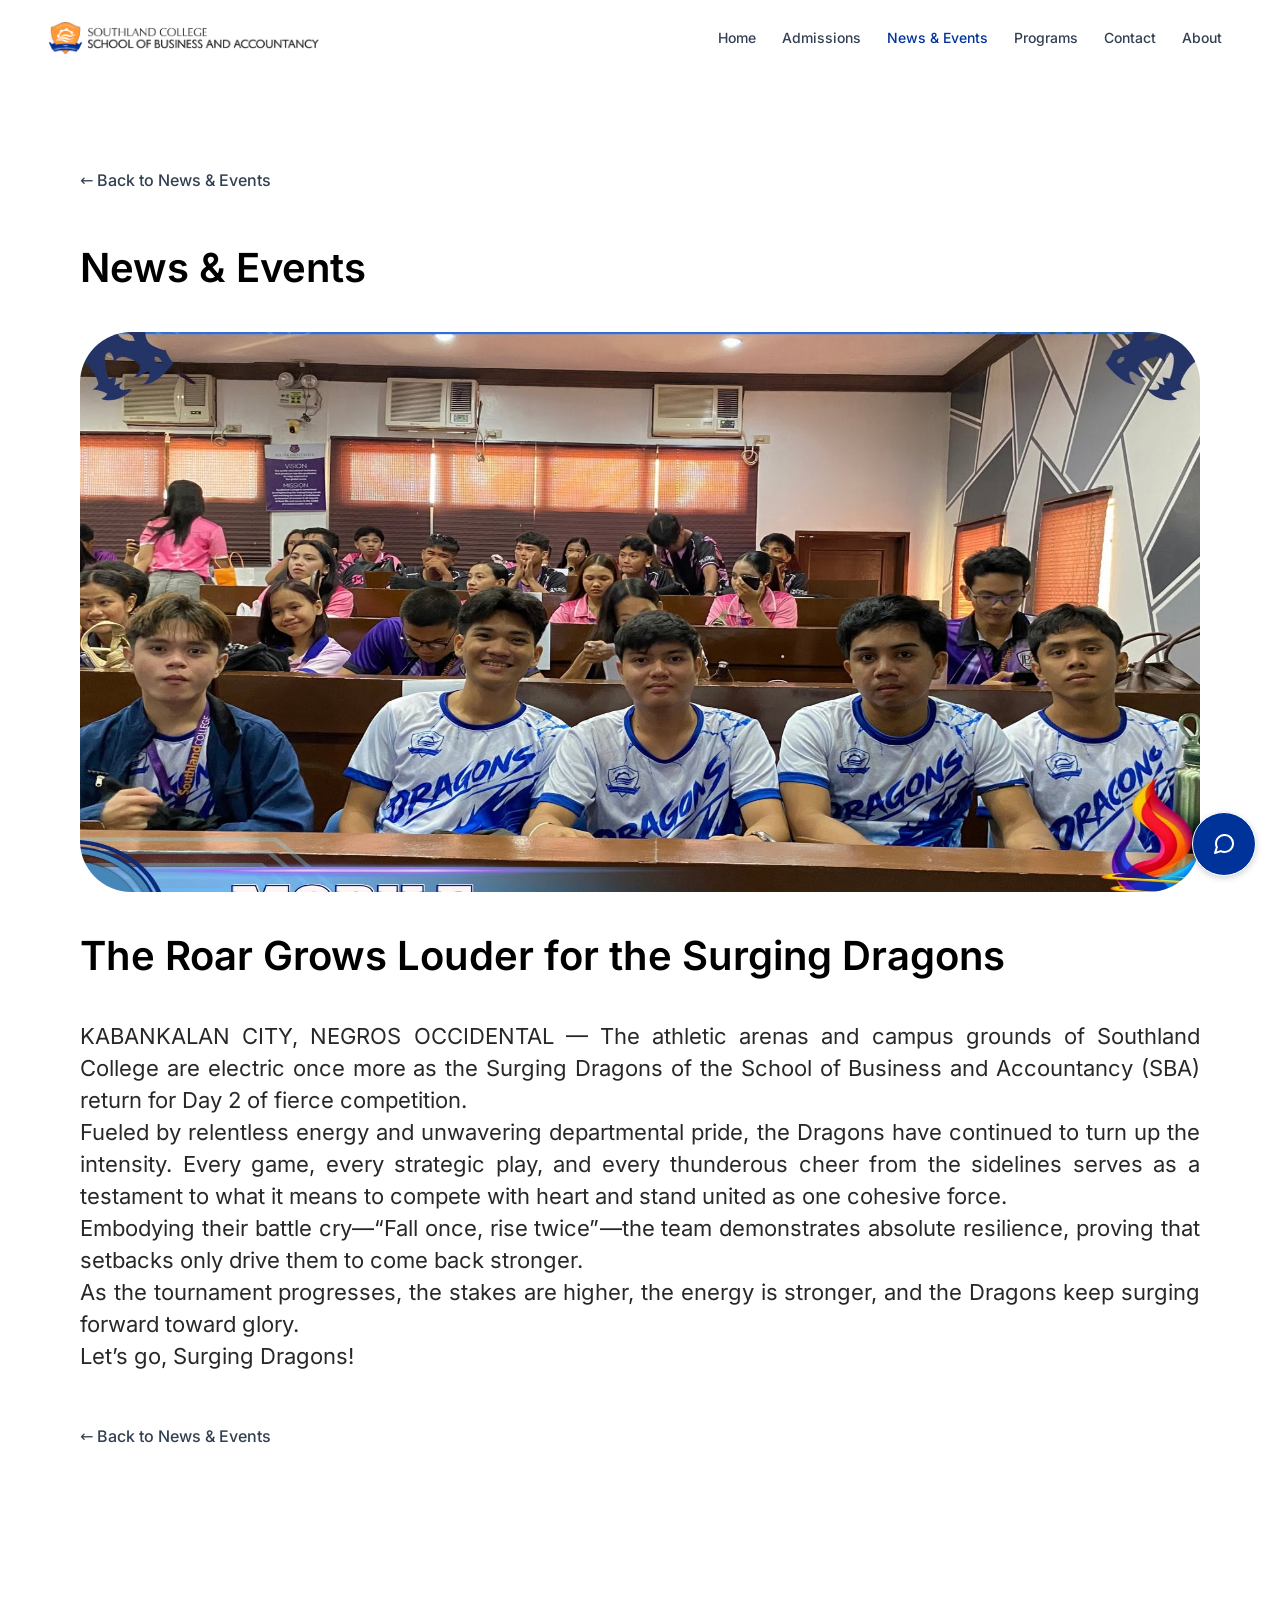
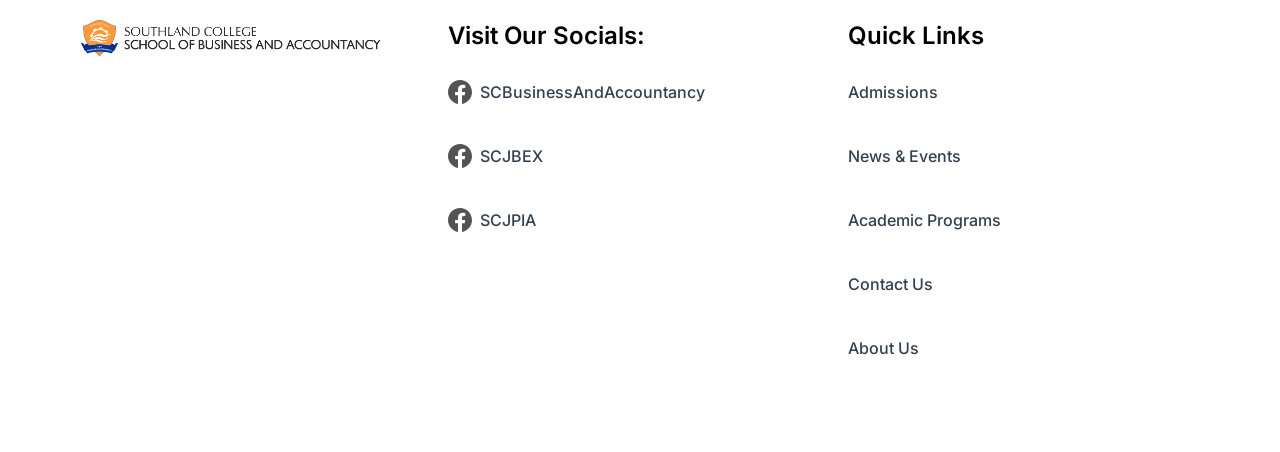
<file: surging-dragons.html>
<!doctype html>
<html lang="en">
<head>
  <meta charset="utf-8">
  <meta name="viewport" content="width=device-width, initial-scale=1">
  <meta name="description" content="Follow the SBA Surging Dragons as they return to competition on Day 2.">
  <link rel="icon" type="image/png" sizes="64x64" href="assets/favicon.png">
  <meta property="og:type" content="article">
  <meta property="og:site_name" content="Southland College SBA">
  <meta property="og:title" content="The Roar Grows Louder for the Surging Dragons | Southland College SBA">
  <meta property="og:description" content="Follow the SBA Surging Dragons as they return to competition on Day 2.">
  <meta property="og:url" content="https://scsba.vercel.app/surging-dragons">
  <meta property="og:image" content="https://scsba.vercel.app/assets/share-preview.jpg">
  <meta property="og:image:type" content="image/jpeg">
  <meta property="og:image:width" content="1200">
  <meta property="og:image:height" content="630">
  <meta property="og:image:alt" content="Southland College School of Business and Accountancy students beside the department slogan">
  <meta name="twitter:card" content="summary_large_image">
  <title>The Roar Grows Louder for the Surging Dragons | Southland College SBA</title>
  <link rel="stylesheet" href="design.css">
  <link rel="stylesheet" href="site.css">
  <script src="site-config.js" defer></script>
  <script src="script.js" defer></script>
</head>
<body>
  <a class="skip-link desktop-design" href="#main-desktop">Skip to content</a>
  <a class="skip-link phone-design" href="#main-phone">Skip to content</a>
  <header class="site-header">
    <a class="site-wordmark" href="index.html"><img src="sba-logo.png" width="1263" height="141" alt="Southland College School of Business and Accountancy"></a>
    <nav class="site-nav" aria-label="Main navigation">
      <a href="index.html">Home</a>
      <a href="admissions.html" class="admissions-link">Admissions</a>
      <a href="news.html" aria-current="page">News &amp; Events</a>
      <a href="programs.html">Programs</a>
      <a href="contact.html">Contact</a>
      <a href="about.html">About</a>
    </nav>
    <button class="site-menu-button" type="button" aria-label="Open menu" aria-haspopup="dialog" aria-controls="mobile-menu" data-open-menu>
      <img src="assets/1fd85.svg" width="24" height="24" alt="">
    </button>
  </header>
  <div class="bg-white content-stretch flex flex-col items-start relative size-full desktop-design" data-node-id="50:4054" data-name="News / Surging Dragons – Desktop">
    <main class="bg-[var(--sba-color-surface,white)] content-stretch flex flex-col gap-[var(--space-40,40px)] items-start p-[var(--space-80,80px)] relative shrink-0 w-full" data-node-id="69:5536" data-name="Main Content" id="main-desktop" tabindex="-1">
      <a class="content-stretch cursor-pointer flex items-center min-h-[48px] py-[12px] relative shrink-0" data-node-id="121:9203" data-name="Navigation / Back to News / Top" href="news.html">
        <p class="[word-break:break-word] font-medium leading-[24px] not-italic relative shrink-0 text-[16px] text-[color:var(--color-link-default,#334052)] whitespace-nowrap" data-node-id="I121:9203;119:8751">← Back to News &amp; Events</p>
      </a>
      <h1 class="[word-break:break-word] font-semibold leading-[48px] min-w-full not-italic relative shrink-0 text-[40px] text-black w-[min-content]" data-node-id="50:4267">News &amp; Events</h1>
      <div class="aspect-[1280/640.498046875] relative rounded-[51px] shrink-0 w-full" data-node-id="50:4449" data-name="Article / Image">
        <div class="absolute inset-0 overflow-hidden pointer-events-none rounded-[51px]">
          <img alt="" class="absolute h-[133.97%] left-[-9.6%] max-w-none top-[-14%] w-[119.22%]" src="assets/c46b1.png" decoding="async">
        </div>
      </div>
      <p class="[word-break:break-word] font-semibold leading-[48px] min-w-full not-italic relative shrink-0 text-[40px] text-black w-[min-content]" data-node-id="50:4266">The Roar Grows Louder for the Surging Dragons</p>
      <div class="[word-break:break-word] font-normal leading-[0] min-w-full not-italic relative shrink-0 text-[#282828] text-[22px] text-justify w-[min-content]" data-node-id="50:4268">
        <p class="leading-[32px] mb-0">KABANKALAN CITY, NEGROS OCCIDENTAL — The athletic arenas and campus grounds of Southland College are electric once more as the Surging Dragons of the School of Business and Accountancy (SBA) return for Day 2 of fierce competition.</p>
        <p class="leading-[32px] mb-0">Fueled by relentless energy and unwavering departmental pride, the Dragons have continued to turn up the intensity. Every game, every strategic play, and every thunderous cheer from the sidelines serves as a testament to what it means to compete with heart and stand united as one cohesive force.</p>
        <p class="leading-[32px] mb-0">Embodying their battle cry—“Fall once, rise twice”—the team demonstrates absolute resilience, proving that setbacks only drive them to come back stronger.</p>
        <p class="leading-[32px] mb-0">As the tournament progresses, the stakes are higher, the energy is stronger, and the Dragons keep surging forward toward glory.</p>
        <p class="leading-[32px]">Let’s go, Surging Dragons!</p>
      </div>
      <a class="content-stretch cursor-pointer flex items-center min-h-[48px] py-[12px] relative shrink-0" data-node-id="121:9208" data-name="Navigation / Back to News / Bottom" href="news.html">
        <p class="[word-break:break-word] font-medium leading-[24px] not-italic relative shrink-0 text-[16px] text-[color:var(--color-link-default,#334052)] whitespace-nowrap" data-node-id="I121:9208;119:8751">← Back to News &amp; Events</p>
      </a>
    </main>
    <footer class="bg-[var(--sba-color-surface,white)] content-stretch flex gap-[var(--space-48,48px)] items-start overflow-clip p-[var(--space-80,80px)] relative shrink-0 w-full" data-node-id="69:5356" data-name="Footer / Main">
      <div class="block cursor-pointer h-[81.951px] overflow-clip relative shrink-0 w-[320px]" data-node-id="I69:5356;28:905" data-name="Logo / Department">
        <img class="sba-logo" src="sba-logo.png" width="1263" height="141" alt="Southland College School of Business and Accountancy">
      </div>
      <div class="content-stretch flex flex-[1_0_0] flex-col gap-[var(--space-16,16px)] items-start min-w-px relative" data-node-id="I69:5356;40:434" data-name="Social Links">
        <p class="[word-break:break-word] font-semibold leading-[32px] not-italic relative shrink-0 text-[24px] text-black w-full" data-node-id="I69:5356;28:1059">Visit Our Socials:</p>
        <a class="content-stretch cursor-pointer flex gap-[var(--space-8,8px)] items-center relative shrink-0 w-full" href="https://www.facebook.com/SCBusinessAndAccountancy" data-node-id="I69:5356;28:1063" target="_blank" data-name="Social / SCBusinessAndAccountancy" rel="noopener noreferrer">
          <img class="footer-social-icon" src="assets/2eb37.svg" width="24" height="24" alt="">
          <div class="content-stretch flex items-center min-h-[48px] py-[12px] relative shrink-0" data-node-id="I69:5356;121:9083" data-name="Link / SCBusinessAndAccountancy">
            <p class="[word-break:break-word] font-medium leading-[24px] not-italic relative shrink-0 text-[16px] text-[color:var(--color-link-default,#334052)] text-left whitespace-nowrap" data-node-id="I69:5356;121:9083;119:8751">SCBusinessAndAccountancy</p>
          </div>
        </a>
        <a class="content-stretch cursor-pointer flex gap-[var(--space-8,8px)] items-center relative shrink-0 w-full" href="https://www.facebook.com/SCJBEX/" data-node-id="I69:5356;28:1082" target="_blank" data-name="Social / SCJBEX" rel="noopener noreferrer">
          <img class="footer-social-icon" src="assets/2eb37.svg" width="24" height="24" alt="">
          <div class="content-stretch flex items-center min-h-[48px] py-[12px] relative shrink-0" data-node-id="I69:5356;121:9088" data-name="Link / SCJBEX">
            <p class="[word-break:break-word] font-medium leading-[24px] not-italic relative shrink-0 text-[16px] text-[color:var(--color-link-default,#334052)] text-left whitespace-nowrap" data-node-id="I69:5356;121:9088;119:8751">SCJBEX</p>
          </div>
        </a>
        <a class="content-stretch cursor-pointer flex gap-[var(--space-8,8px)] items-center relative shrink-0 w-full" href="https://www.facebook.com/SCJPIA" data-node-id="I69:5356;28:1093" target="_blank" data-name="Social / SCJPIA" rel="noopener noreferrer">
          <img class="footer-social-icon" src="assets/2eb37.svg" width="24" height="24" alt="">
          <div class="content-stretch flex items-center min-h-[48px] py-[12px] relative shrink-0" data-node-id="I69:5356;121:9093" data-name="Link / SCJPIA">
            <p class="[word-break:break-word] font-medium leading-[24px] not-italic relative shrink-0 text-[16px] text-[color:var(--color-link-default,#334052)] text-left whitespace-nowrap" data-node-id="I69:5356;121:9093;119:8751">SCJPIA</p>
          </div>
        </a>
      </div>
      <div class="content-stretch flex flex-[1_0_0] flex-col gap-[var(--space-16,16px)] items-start min-w-px relative" data-node-id="I69:5356;40:435" data-name="Quick Links">
        <p class="[word-break:break-word] font-semibold leading-[32px] min-w-full not-italic relative shrink-0 text-[24px] text-black w-[min-content]" data-node-id="I69:5356;28:1060">Quick Links</p>
        <a class="content-stretch cursor-pointer flex flex-col items-start relative shrink-0 w-full" data-node-id="I69:5356;28:1103" data-name="Link" href="admissions.html">
          <div class="content-stretch flex items-center min-h-[48px] py-[12px] relative shrink-0" data-node-id="I69:5356;121:9098" data-name="Link / Admissions">
            <p class="[word-break:break-word] font-medium leading-[24px] not-italic relative shrink-0 text-[16px] text-[color:var(--color-link-default,#334052)] text-left whitespace-nowrap" data-node-id="I69:5356;121:9098;119:8751">Admissions</p>
          </div>
        </a>
        <a class="content-stretch cursor-pointer flex flex-col items-start relative shrink-0 w-full" data-node-id="I69:5356;28:1115" data-name="Link" href="news.html">
          <div class="content-stretch flex items-center min-h-[48px] py-[12px] relative shrink-0" data-node-id="I69:5356;121:9103" data-name="Link / News &amp; Events">
            <p class="[word-break:break-word] font-medium leading-[24px] not-italic relative shrink-0 text-[16px] text-[color:var(--color-link-default,#334052)] text-left whitespace-nowrap" data-node-id="I69:5356;121:9103;119:8751">News &amp; Events</p>
          </div>
        </a>
        <a class="content-stretch cursor-pointer flex items-center min-h-[48px] py-[12px] relative shrink-0" data-node-id="I69:5356;121:9108" data-name="Link / Academic Programs" href="programs.html">
          <p class="[word-break:break-word] font-medium leading-[24px] not-italic relative shrink-0 text-[16px] text-[color:var(--color-link-default,#334052)] whitespace-nowrap" data-node-id="I69:5356;121:9108;119:8751">Academic Programs</p>
        </a>
        <a class="content-stretch cursor-pointer flex items-center min-h-[48px] py-[12px] relative shrink-0" data-node-id="I69:5356;121:9113" data-name="Link / Contact Us" href="contact.html">
          <p class="[word-break:break-word] font-medium leading-[24px] not-italic relative shrink-0 text-[16px] text-[color:var(--color-link-default,#334052)] whitespace-nowrap" data-node-id="I69:5356;121:9113;119:8751">Contact Us</p>
        </a>
        <a class="content-stretch cursor-pointer flex items-center min-h-[48px] py-[12px] relative shrink-0" data-node-id="I69:5356;121:9118" data-name="Link / About Us" href="about.html">
          <p class="[word-break:break-word] font-medium leading-[24px] not-italic relative shrink-0 text-[16px] text-[color:var(--color-link-default,#334052)] whitespace-nowrap" data-node-id="I69:5356;121:9118;119:8751">About Us</p>
        </a>
      </div>
    </footer>
  </div>
  <div class="bg-white content-stretch flex flex-col items-start relative size-full phone-design" data-node-id="71:19413" data-name="News / Surging Dragons – Phone">
    <main class="bg-[var(--sba-color-surface,white)] content-stretch flex flex-col gap-[var(--space-32,32px)] items-start px-[var(--space-24,24px)] py-[var(--space-48,48px)] relative shrink-0 w-full" data-node-id="71:19415" data-name="Main Content" id="main-phone" tabindex="-1">
      <a class="content-stretch cursor-pointer flex items-center min-h-[48px] py-[12px] relative shrink-0" data-node-id="121:9253" data-name="Navigation / Back to News / Top" href="news.html">
        <p class="[word-break:break-word] font-medium leading-[24px] not-italic relative shrink-0 text-[16px] text-[color:var(--color-link-default,#334052)] whitespace-nowrap" data-node-id="I121:9253;119:8751">← Back to News &amp; Events</p>
      </a>
      <h1 class="[word-break:break-word] font-semibold leading-[36px] min-w-full not-italic relative shrink-0 text-[28px] text-black w-[min-content]" data-node-id="71:19416">News &amp; Events</h1>
      <div class="aspect-[342/171.13307189941406] relative rounded-[16px] shrink-0 w-full" data-node-id="71:19417" data-name="Article / Image">
        <div class="absolute inset-0 overflow-hidden pointer-events-none rounded-[16px]">
          <img alt="" class="absolute h-[133.97%] left-[-9.6%] max-w-none top-[-14%] w-[119.22%]" src="assets/c46b1.png" decoding="async">
        </div>
      </div>
      <p class="[word-break:break-word] font-semibold leading-[36px] min-w-full not-italic relative shrink-0 text-[28px] text-black w-[min-content]" data-node-id="71:19418">The Roar Grows Louder for the Surging Dragons</p>
      <div class="[word-break:break-word] font-normal leading-[0] min-w-full not-italic relative shrink-0 text-[#282828] text-[16px] w-[min-content]" data-node-id="71:19419">
        <p class="leading-[24px] mb-[12px]">KABANKALAN CITY, NEGROS OCCIDENTAL — The athletic arenas and campus grounds of Southland College are electric once more as the Surging Dragons of the School of Business and Accountancy (SBA) return for Day 2 of fierce competition.</p>
        <p class="leading-[24px] mb-[12px]">Fueled by relentless energy and unwavering departmental pride, the Dragons have continued to turn up the intensity. Every game, every strategic play, and every thunderous cheer from the sidelines serves as a testament to what it means to compete with heart and stand united as one cohesive force.</p>
        <p class="leading-[24px] mb-[12px]">Embodying their battle cry—“Fall once, rise twice”—the team demonstrates absolute resilience, proving that setbacks only drive them to come back stronger.</p>
        <p class="leading-[24px] mb-[12px]">As the tournament progresses, the stakes are higher, the energy is stronger, and the Dragons keep surging forward toward glory.</p>
        <p class="leading-[24px]">Let’s go, Surging Dragons!</p>
      </div>
      <a class="content-stretch cursor-pointer flex items-center min-h-[48px] py-[12px] relative shrink-0" data-node-id="121:9258" data-name="Navigation / Back to News / Bottom" href="news.html">
        <p class="[word-break:break-word] font-medium leading-[24px] not-italic relative shrink-0 text-[16px] text-[color:var(--color-link-default,#334052)] whitespace-nowrap" data-node-id="I121:9258;119:8751">← Back to News &amp; Events</p>
      </a>
    </main>
    <footer class="bg-[var(--sba-color-surface,white)] content-stretch flex flex-col gap-[32px] items-start overflow-clip px-[24px] py-[40px] relative shrink-0 w-full" data-node-id="71:20015" data-name="Footer / Phone">
      <div class="block cursor-pointer h-[61.463px] overflow-clip relative shrink-0 w-[240px]" data-node-id="I71:20015;70:5031" data-name="Logo / Department">
        <img class="sba-logo" src="sba-logo.png" width="1263" height="141" alt="Southland College School of Business and Accountancy">
      </div>
      <div class="content-stretch flex flex-col gap-[16px] items-start relative shrink-0 w-full" data-node-id="I71:20015;70:5169" data-name="Social Links">
        <p class="[word-break:break-word] font-semibold leading-[30px] not-italic relative shrink-0 text-[22px] text-black w-full" data-node-id="I71:20015;70:5170">Visit Our Socials:</p>
        <a class="content-stretch cursor-pointer flex gap-[8px] items-center min-h-[44px] relative shrink-0 w-full" href="https://www.facebook.com/SCBusinessAndAccountancy" data-node-id="I71:20015;70:5171" target="_blank" data-name="Social / SCBusinessAndAccountancy" rel="noopener noreferrer">
          <img class="footer-social-icon" src="assets/2eb37.svg" width="24" height="24" alt="">
          <div class="content-stretch flex items-center min-h-[48px] py-[12px] relative shrink-0" data-node-id="I71:20015;121:9123" data-name="Link / SCBusinessAndAccountancy">
            <p class="[word-break:break-word] font-medium leading-[24px] not-italic relative shrink-0 text-[16px] text-[color:var(--color-link-default,#334052)] text-left whitespace-nowrap" data-node-id="I71:20015;121:9123;119:8751">SCBusinessAndAccountancy</p>
          </div>
        </a>
        <a class="content-stretch cursor-pointer flex gap-[8px] items-center min-h-[44px] relative shrink-0 w-full" href="https://www.facebook.com/SCJBEX/" data-node-id="I71:20015;70:5181" target="_blank" data-name="Social / SCJBEX" rel="noopener noreferrer">
          <img class="footer-social-icon" src="assets/2eb37.svg" width="24" height="24" alt="">
          <div class="content-stretch flex items-center min-h-[48px] py-[12px] relative shrink-0" data-node-id="I71:20015;121:9128" data-name="Link / SCJBEX">
            <p class="[word-break:break-word] font-medium leading-[24px] not-italic relative shrink-0 text-[16px] text-[color:var(--color-link-default,#334052)] text-left whitespace-nowrap" data-node-id="I71:20015;121:9128;119:8751">SCJBEX</p>
          </div>
        </a>
        <a class="content-stretch cursor-pointer flex gap-[8px] items-center min-h-[44px] relative shrink-0 w-full" href="https://www.facebook.com/SCJPIA" data-node-id="I71:20015;70:5191" target="_blank" data-name="Social / SCJPIA" rel="noopener noreferrer">
          <img class="footer-social-icon" src="assets/2eb37.svg" width="24" height="24" alt="">
          <div class="content-stretch flex items-center min-h-[48px] py-[12px] relative shrink-0" data-node-id="I71:20015;121:9133" data-name="Link / SCJPIA">
            <p class="[word-break:break-word] font-medium leading-[24px] not-italic relative shrink-0 text-[16px] text-[color:var(--color-link-default,#334052)] text-left whitespace-nowrap" data-node-id="I71:20015;121:9133;119:8751">SCJPIA</p>
          </div>
        </a>
      </div>
      <div class="content-stretch flex flex-col gap-[16px] items-start relative shrink-0 w-full" data-node-id="I71:20015;70:5201" data-name="Quick Links">
        <p class="[word-break:break-word] font-semibold leading-[30px] not-italic relative shrink-0 text-[22px] text-black w-full" data-node-id="I71:20015;70:5202">Quick Links</p>
        <a class="content-stretch cursor-pointer flex flex-col items-start justify-center min-h-[44px] relative shrink-0 w-full" data-node-id="I71:20015;70:5203" data-name="Link" href="admissions.html">
          <div class="content-stretch flex items-center min-h-[48px] py-[12px] relative shrink-0" data-node-id="I71:20015;121:9138" data-name="Link / Admissions">
            <p class="[word-break:break-word] font-medium leading-[24px] not-italic relative shrink-0 text-[16px] text-[color:var(--color-link-default,#334052)] text-left whitespace-nowrap" data-node-id="I71:20015;121:9138;119:8751">Admissions</p>
          </div>
        </a>
        <a class="content-stretch cursor-pointer flex flex-col items-start justify-center min-h-[44px] relative shrink-0 w-full" data-node-id="I71:20015;70:5205" data-name="Link" href="news.html">
          <div class="content-stretch flex items-center min-h-[48px] py-[12px] relative shrink-0" data-node-id="I71:20015;121:9143" data-name="Link / News &amp; Events">
            <p class="[word-break:break-word] font-medium leading-[24px] not-italic relative shrink-0 text-[16px] text-[color:var(--color-link-default,#334052)] text-left whitespace-nowrap" data-node-id="I71:20015;121:9143;119:8751">News &amp; Events</p>
          </div>
        </a>
        <a class="content-stretch cursor-pointer flex flex-col items-start justify-center min-h-[44px] overflow-clip relative shrink-0 w-full" data-node-id="I71:20015;86:8650" data-name="Link / Academic Programs" href="programs.html">
          <div class="content-stretch flex items-center min-h-[48px] py-[12px] relative shrink-0" data-node-id="I71:20015;121:9148" data-name="Link / Academic Programs">
            <p class="[word-break:break-word] font-medium leading-[24px] not-italic relative shrink-0 text-[16px] text-[color:var(--color-link-default,#334052)] text-left whitespace-nowrap" data-node-id="I71:20015;121:9148;119:8751">Academic Programs</p>
          </div>
        </a>
        <a class="content-stretch cursor-pointer flex flex-col items-start justify-center min-h-[44px] overflow-clip relative shrink-0 w-full" data-node-id="I71:20015;86:8652" data-name="Link / Contact" href="contact.html">
          <div class="content-stretch flex items-center min-h-[48px] py-[12px] relative shrink-0" data-node-id="I71:20015;121:9153" data-name="Link / Contact Us">
            <p class="[word-break:break-word] font-medium leading-[24px] not-italic relative shrink-0 text-[16px] text-[color:var(--color-link-default,#334052)] text-left whitespace-nowrap" data-node-id="I71:20015;121:9153;119:8751">Contact Us</p>
          </div>
        </a>
        <a class="content-stretch cursor-pointer flex flex-col items-start justify-center min-h-[44px] overflow-clip relative shrink-0 w-full" data-node-id="I71:20015;86:8654" data-name="Link / About Us" href="about.html">
          <div class="content-stretch flex items-center min-h-[48px] py-[12px] relative shrink-0" data-node-id="I71:20015;121:9158" data-name="Link / About Us">
            <p class="[word-break:break-word] font-medium leading-[24px] not-italic relative shrink-0 text-[16px] text-[color:var(--color-link-default,#334052)] text-left whitespace-nowrap" data-node-id="I71:20015;121:9158;119:8751">About Us</p>
          </div>
        </a>
      </div>
    </footer>
  </div>
  <dialog id="mobile-menu" aria-label="Site menu">
    <header>
      <a class="site-wordmark" href="index.html"><img src="sba-logo.png" width="1263" height="141" alt="Southland College School of Business and Accountancy"></a>
      <form method="dialog"><button>Close <span aria-hidden="true">×</span></button></form>
    </header>
    <nav class="site-nav" aria-label="Main navigation">
      <a href="index.html">Home</a>
      <a href="admissions.html" class="admissions-link">Admissions</a>
      <a href="news.html" aria-current="page">News &amp; Events</a>
      <a href="programs.html">Programs</a>
      <a href="contact.html">Contact</a>
      <a href="about.html">About</a>
    </nav>
  </dialog>
  <button id="chat-launcher" type="button" aria-label="SBA chat" aria-expanded="false" aria-controls="chat-panel">
    <img src="assets/chat-launcher.svg" width="24" height="24" alt="">
  </button>
  <dialog id="chat-panel" aria-labelledby="chat-title">
    <header>
      <h2 id="chat-title">SBA Chat</h2>
      <form method="dialog"><button aria-label="Close chat">×</button></form>
    </header>
    <div id="chat-fallback">
      <p>Contact the SBA office for help with programs and admissions.</p>
      <a href="contact.html">Contact SBA</a>
    </div>
  </dialog>
</body>
</html>
</file>
<file: site.css>
@font-face {
  font-family: Inter;
  src: url("assets/inter-latin.woff2") format("woff2");
  font-weight: 100 900;
  font-display: swap;
}

:root {
  --sba-color-brand: #003399;
  --sba-color-surface: #fff;
  --page-max: 1600px;
  --content-max: 90rem;
  --gutter: clamp(1.25rem, 5vw - 1rem, 4rem);
  --content-edge: max(var(--gutter), (100% - var(--content-max)) / 2);
  --body-size: clamp(1rem, 0.95rem + 0.2vw, 1.125rem);
  --section-title: clamp(1.75rem, 1.4rem + 1vw, 2.5rem);
  --hero-title: clamp(2rem, 1.35rem + 2.5vw, 3.5rem);
  font-family: Inter, system-ui, sans-serif;
}

[hidden] { display: none !important; }
.page-hero-image { display: block; width: 100%; height: 100%; object-fit: cover; object-position: right center; }
html { scroll-padding-top: 5rem; }
body { margin: 0; }
.phone-design { display: none; }
.desktop-design, .home-footer { max-width: var(--page-max); margin-inline: auto; }
.desktop-design:has(> main > [data-name$=" / Hero"]) { max-width: none; }
.desktop-design > footer,
.desktop-design:has(> main > [data-name$=" / Hero"]) > main > :not([data-name$=" / Hero"], [data-name="About Us / Faculty and Staff"], [data-name="Academic Programs / Why Choose SBA"]) {
  max-width: var(--page-max);
  margin-inline: auto;
}
.desktop-design > main > :is([data-name$=" / Hero"], [data-name="About Us / Faculty and Staff"], [data-name="Academic Programs / Why Choose SBA"]) {
  padding-inline: calc(var(--space-80, 80px) + max(0px, (100% - var(--page-max)) / 2));
}
:focus-visible { outline: 3px solid #377de8; outline-offset: 4px; }
a:hover { text-decoration: underline; }
a:is(.home-button, .program-cta):hover { text-decoration: none; }
a:is([data-name="News / Featured Article"], [data-name="News / Article Card"]):hover {
  text-decoration: none;
}
a:is([data-name="News / Featured Article"], [data-name="News / Article Card"]):hover > p {
  color: var(--sba-color-brand);
}
a:is([data-name="News / Featured Article"], [data-name="News / Article Card"]):hover > .news-article-cta {
  background-color: #2457ad;
}
.sba-logo { display: block; width: 100%; height: 100%; object-fit: contain; object-position: left center; }
[data-name="Logo / Department"] { max-width: 100%; height: auto; }
[data-name="Logo / Department"] .sba-logo { height: auto; }
.skip-link { position: fixed; z-index: 20; top: 8px; left: 8px; padding: 12px; background: white; transform: translateY(-200%); }
.skip-link:focus { transform: translateY(0); }
[data-name="Video / Department Introduction"] { background: #000; overflow: hidden; }
[data-introduction-video] video { display: block; width: 100%; height: 100%; object-fit: contain; }
.site-header {
  position: sticky;
  top: 0;
  z-index: 4;
  display: flex;
  align-items: center;
  justify-content: space-between;
  gap: 1.25rem;
  min-height: 4.5rem;
  padding: 0.5rem var(--content-edge);
  background: white;
}

.site-wordmark { display: block; width: clamp(12.5rem, 29vw, 15rem); min-width: 0; }
.site-wordmark img { display: block; width: 100%; height: auto; }
.site-header .site-nav { display: none; }
.site-nav a {
  display: inline-flex;
  align-items: center;
  min-height: 2.75rem;
  padding-inline: 0.625rem;
  border-radius: 0.5rem;
  color: #334052;
  font-size: 0.875rem;
  line-height: 1.4;
  font-weight: 500;
}
.site-nav a:hover { color: var(--sba-color-brand); text-decoration: none; }
.site-nav a[aria-current] { color: var(--sba-color-brand); }
.site-menu-button { display: grid; place-items: center; flex: none; width: 2.75rem; height: 2.75rem; border-radius: 0.5rem; cursor: pointer; }
.site-menu-button:hover { background: #e6effc; }

@media (prefers-reduced-motion: no-preference) {
  .site-nav a { transition: color 150ms ease; }

  @media (hover: hover) {
    :is(button:enabled, .home-button, .program-cta) {
      transition: translate 180ms ease, filter 180ms ease;
    }
    :is(button:enabled, .home-button, .program-cta):hover {
      translate: 0 -2px;
      filter: brightness(0.94);
    }
    :is(button:enabled, .home-button, .program-cta):active { translate: 0 0; }
  }
}

@media (hover: hover) {
  [data-name^="Requirement / "]:hover {
    background-color: #f5f8ff;
    box-shadow: inset 0 0 0 1px #b4c8e8;
  }

  @media (prefers-reduced-motion: no-preference) {
    [data-name^="Requirement / "] {
      transition: translate 200ms ease, background-color 200ms ease, box-shadow 200ms ease;
    }
    [data-name^="Requirement / "]:hover { translate: 0 -0.375rem; }
  }
}

@media (min-width: 72rem) {
  .site-header { min-height: 4.75rem; }
  .site-header .site-wordmark { width: clamp(18rem, 22vw, 20rem); }
  .site-header .site-nav { display: flex; align-items: center; gap: 0.375rem; white-space: nowrap; }
  .site-menu-button { display: none; }
}

.home-page {
  --section-title: clamp(1.625rem, 1.35rem + 0.8vw, 2.25rem);
  --hero-title: clamp(1.875rem, 1.4rem + 1.8vw, 2.875rem);
}
.home-wrap {
  width: min(var(--content-max), calc(100% - 2 * var(--gutter)));
  margin-inline: auto;
}
.home-hero { position: relative; background: var(--sba-color-brand); color: white; }
.hero-artwork { display: none; }
.hero-artwork img, .hero-photo img { opacity: var(--hero-photo-opacity, 1); }
.hero-layout { display: grid; gap: 1.25rem; padding-block: 1.5rem; }
.hero-photo { position: relative; overflow: hidden; aspect-ratio: 342 / 280; border-radius: 1rem; }
.hero-photo img {
  position: absolute;
  inset: 0;
  width: 100%;
  height: 100%;
  object-fit: cover;
  object-position: right center;
}
.home-hero[data-extra-photo] .hero-photo img:not(.hero-slide-preview),
.hero-photo .hero-slide-preview:not([data-original]) { object-position: center; }
.hero-carousel-controls {
  position: absolute;
  z-index: 1;
  inset-block-start: 1.5rem;
  clip-path: inset(50%);
  display: flex;
  align-items: center;
  justify-content: center;
  justify-self: center;
  gap: 0.5rem;
  padding: 0.25rem;
  border-radius: 0.75rem;
  background: var(--sba-color-brand);
  color: white;
}
.hero-carousel-controls:focus-within { clip-path: none; }
.home-hero[data-carousel] :is(.hero-artwork, .hero-photo) { touch-action: pan-y pinch-zoom; cursor: grab; }
.home-hero[data-carousel] :is(.hero-artwork, .hero-photo):active { cursor: grabbing; }
.hero-slide-preview { pointer-events: none; }
.hero-carousel-controls button {
  display: grid;
  place-items: center;
  min-width: 2.75rem;
  min-height: 2.75rem;
  border-radius: 0.5rem;
  background: white;
  color: var(--sba-color-brand);
  cursor: pointer;
}
.hero-copy h1 { font-size: var(--hero-title); font-weight: 600; line-height: 1.2; margin-bottom: 1rem; }
.hero-copy p, .intro-copy p, .announcements-heading p { font-size: var(--body-size); line-height: 1.5; }
.hero-actions { display: grid; gap: 0.75rem; }
.home-button {
  display: inline-flex;
  align-items: center;
  justify-content: center;
  min-height: 3rem;
  padding: 0.65rem 1.5rem;
  border: 1px solid transparent;
  border-radius: 0.75rem;
  background: var(--sba-color-brand);
  color: white;
  font-weight: 600;
  text-align: center;
}
.home-button.inverse { background: white; color: var(--sba-color-brand); }
.home-button.outline { background: transparent; color: white; border-color: white; }
.home-intro, .home-announcements, .home-footer { padding-block: clamp(2.25rem, 4vw, 4rem); }
.home-intro { display: grid; gap: clamp(1.5rem, 4vw, 3rem); align-items: center; }
.home-page main h2 { font-size: var(--section-title); font-weight: 600; line-height: 1.2; }
.intro-copy p { margin-block: 1rem 1.25rem; }
.intro-video {
  width: 100%;
  aspect-ratio: 16 / 9;
  border-radius: clamp(1.25rem, 3.5vw, 3.1875rem);
  box-shadow: 0 4px 28px 12px #0004;
}
.intro-video iframe { display: block; width: 100%; height: 100%; border: 0; border-radius: inherit; }
.home-announcements { background: #141752 url("assets/5a0f3.png") center / cover no-repeat; color: white; }
.announcements-heading { text-align: center; margin-bottom: clamp(1.5rem, 3vw, 2.5rem); }
.announcements-heading p { margin-top: 1rem; }
.announcements-grid { display: grid; grid-template-columns: minmax(0, 1fr); gap: clamp(1rem, 2.2vw, 2rem); }
.announcements-grid a { display: block; overflow: hidden; border-radius: 1.625rem; box-shadow: 0 3px 15px #0008; }
.announcements-grid img { width: 100%; height: auto; aspect-ratio: 1; object-fit: cover; }
@media (prefers-reduced-motion: no-preference) {
  .announcements-grid a { transition: transform 220ms ease, box-shadow 220ms ease; }
  .announcements-grid img { transition: transform 280ms ease; }
  .announcements-grid a:focus-visible { transform: translateY(-0.375rem); box-shadow: 0 10px 24px #0009; }
  .announcements-grid a:focus-visible img { transform: scale(1.04); }
  @media (hover: hover) {
    .announcements-grid a:hover { transform: translateY(-0.375rem); box-shadow: 0 10px 24px #0009; }
    .announcements-grid a:hover img { transform: scale(1.04); }
  }
}
.footer-layout { display: grid; gap: 2rem; }
.footer-wordmark { display: block; width: min(100%, 20rem); }
.footer-wordmark img { width: 100%; height: auto; }
.footer-layout h2 { font-size: 1.25rem; font-weight: 600; margin-bottom: 0.75rem; }
.footer-layout div a { display: flex; align-items: center; min-height: 2.75rem; color: #334052; overflow-wrap: anywhere; }
.footer-social-icon { flex: none; }
.home-footer .footer-social-icon { margin-inline-end: 0.5rem; }

@media (min-width: 40rem) {
  .hero-actions { display: flex; flex-wrap: wrap; justify-content: center; }
  .announcements-grid { grid-template-columns: repeat(2, minmax(0, 1fr)); }
}
@media (min-width: 50rem) {
  .home-intro { grid-template-columns: minmax(0, 0.85fr) minmax(0, 1.15fr); }
  .footer-layout { grid-template-columns: minmax(0, 1fr) repeat(2, minmax(0, 1.4fr)); }
}
@media (42rem <= width < 64rem) {
  .hero-layout {
    grid-template-columns: repeat(2, minmax(0, 1fr));
    grid-template-areas: "photo copy" "photo actions";
    align-items: center;
    column-gap: clamp(1.5rem, 4vw, 3rem);
    padding-block: 2rem;
  }
  .hero-photo { grid-area: photo; }
  .hero-copy { grid-area: copy; align-self: end; }
  .hero-actions { grid-area: actions; align-self: start; justify-content: start; }
}
@media (min-width: 64rem) {
  .home-hero { background: white; }
  .hero-artwork { display: block; position: relative; overflow: hidden; }
  .hero-artwork img { display: block; width: 100%; height: auto; aspect-ratio: 16 / 9; object-fit: cover; }
  .hero-artwork .hero-slide-preview { position: absolute; inset: 0; height: 100%; }
  .hero-artwork::after {
    content: "";
    position: absolute;
    inset: 0;
    pointer-events: none;
    background: linear-gradient(to bottom, transparent var(--hero-fade-start, 64.4%), white);
  }
  .hero-layout { position: absolute; inset-inline: 0; bottom: 12.35%; padding: 0; }
  .hero-carousel-controls { inset-block-start: calc(100% + 0.75rem); }
  .hero-actions { transform: translateY(var(--hero-actions-offset, 0px)); }
  .hero-actions .home-button.inverse { border-color: var(--sba-color-brand); }
  .hero-actions .home-button.outline { background: var(--sba-color-brand); }
  .hero-copy { position: absolute; width: 1px; height: 1px; padding: 0; margin: -1px; overflow: hidden; clip-path: inset(50%); white-space: nowrap; }
  .hero-photo { display: none; }
  .announcements-grid { grid-template-columns: repeat(3, minmax(0, 1fr)); }
}

@media (hover: hover) {
  .hero-actions .home-button:hover { border-color: transparent; }
}

.site-input { display: block; color: #141a26; min-width: 0; }
.site-input::placeholder { color: #545454; opacity: 1; }
textarea.site-input { resize: vertical; min-height: 120px; }
.form-status:empty { display: none; }
.form-status { color: white; }

#chat-launcher, #chat-panel {
  --chat-margin: 24px;
  --chat-launcher-size: 64px;
  --chat-right: max(var(--chat-margin), env(safe-area-inset-right));
  --chat-bottom: max(var(--chat-margin), env(safe-area-inset-bottom));
}

#chat-launcher {
  display: grid;
  place-items: center;
  position: fixed;
  z-index: 5;
  right: var(--chat-right);
  bottom: var(--chat-bottom);
  width: var(--chat-launcher-size);
  height: var(--chat-launcher-size);
  border: 1px solid white;
  border-radius: 50%;
  background: var(--sba-color-brand);
  box-shadow: 0 2px 6px #0c0c0d30;
  cursor: pointer;
}

#chat-launcher:hover { background: #002d85; }
#chat-panel {
  --chat-panel-bottom: calc(var(--chat-bottom) + var(--chat-launcher-size) + 12px);
  display: none;
  position: fixed;
  inset: auto var(--chat-right) var(--chat-panel-bottom) auto;
  z-index: 6;
  width: min(420px, calc(100% - var(--chat-right) - max(var(--chat-margin), env(safe-area-inset-left))));
  height: min(540px, calc(100dvh - var(--chat-panel-bottom) - max(var(--chat-margin), env(safe-area-inset-top))));
  max-width: none;
  max-height: none;
  margin: 0;
  overflow: hidden;
  border: 1px solid #dbe5f2;
  border-radius: 18px;
  background: white;
  box-shadow: 0 12px 42px #142c5933;
}

#chat-panel[open] { display: flex; flex-direction: column; }
#chat-panel header { display: flex; flex: none; align-items: center; justify-content: space-between; padding: 4px 12px 4px 16px; background: var(--sba-color-brand); color: white; }
#chat-panel h2 { display: flex; align-items: center; gap: 0.625rem; font-weight: 600; }
#chat-panel header button { display: grid; place-items: center; width: 44px; height: 44px; border-radius: 0.5rem; cursor: pointer; font-size: 24px; }
#chat-panel header button:hover { background: #ffffff26; }
#chat-fallback { padding: 20px; }
#chat-fallback a { display: inline-block; margin-top: 12px; color: var(--sba-color-brand); text-decoration: underline; }
.sba-chat { display: grid; flex: 1; min-height: 0; grid-template-rows: minmax(0, 1fr) auto; gap: 0.625rem; padding: 0.75rem 1rem; color: #141a26; font-size: 0.875rem; }
.sba-chat-log { display: flex; flex-direction: column; gap: 0.5rem; padding: 0.625rem; overflow: auto; overscroll-behavior: contain; border: 1px solid #dbe5f2; border-radius: 0.75rem; background: #f6f8fc; }
.sba-chat-avatar { display: grid; place-items: center; flex: none; width: 2rem; height: 2rem; border-radius: 50%; background: var(--sba-color-brand); color: white; font-size: 0.625rem; font-weight: 700; }
#chat-panel h2 .sba-chat-avatar { background: white; color: var(--sba-color-brand); }
.sba-chat-message { display: flex; align-self: flex-start; align-items: flex-end; gap: 0.5rem; max-width: 95%; }
.sba-chat-message p { min-width: 0; padding: 0.5rem 0.625rem; border-radius: 0.625rem; background: white; box-shadow: 0 1px 2px #142c591a; overflow-wrap: anywhere; white-space: pre-line; }
.sba-chat-message[data-user-message] { align-self: flex-end; max-width: 90%; }
.sba-chat-message[data-user-message] p { background: #dceaff; }
.sba-chat-typing { display: inline-flex; align-items: center; gap: 0.3rem; min-height: 1rem; }
.sba-chat-typing > span { width: 0.375rem; height: 0.375rem; border-radius: 50%; background: #567099; }
.sba-chat-log a { display: block; margin-top: 0.375rem; color: var(--sba-color-brand); text-decoration: underline; }
.sba-chat-faq { align-self: center; flex: none; width: min(100%, 19rem); text-align: center; }
.sba-chat-faq summary { padding: 0.625rem; color: var(--sba-color-brand); font-weight: 600; cursor: pointer; }
.sba-chat-faq-questions { display: flex; flex-wrap: wrap; justify-content: center; gap: 0.5rem; }
.sba-chat-faq button { flex: 0 1 calc((100% - 0.5rem) / 2); min-width: min(100%, 7rem); min-height: 2.75rem; padding: 0.375rem 0.5rem; border: 1px solid #b4c8e8; border-radius: 0.625rem; background: white; color: var(--sba-color-brand); cursor: pointer; }
.sba-chat-faq button:hover { background: #eff4fb; }
.sba-chat-form { display: flex; gap: 0.5rem; }
.sba-chat-form input { flex: 1; min-width: 0; padding: 0.5rem; border: 1px solid #879bb8; border-radius: 0.5rem; }
.sba-chat-form button { min-height: 2.75rem; padding: 0.5rem 0.75rem; border-radius: 0.5rem; background: var(--sba-color-brand); color: white; cursor: pointer; }

@media (prefers-reduced-motion: no-preference) {
  #chat-panel {
    opacity: 0;
    translate: 0 0.5rem;
    transition: opacity 180ms ease, translate 180ms ease, display 180ms allow-discrete;
  }
  #chat-panel[open] { opacity: 1; translate: 0 0; }
  @starting-style {
    #chat-panel[open] { opacity: 0; translate: 0 0.5rem; }
  }
  .sba-chat-message { animation: chat-message-enter 180ms ease-out; }
  .sba-chat-typing > span { animation: chat-typing-dot 650ms ease-in-out infinite alternate; }
  .sba-chat-typing > span:nth-child(2) { animation-delay: 110ms; }
  .sba-chat-typing > span:nth-child(3) { animation-delay: 220ms; }
}

@keyframes chat-message-enter {
  from { opacity: 0; translate: 0 0.25rem; }
  to { opacity: 1; translate: 0 0; }
}

@keyframes chat-typing-dot {
  0%, 25% { opacity: 0.45; translate: 0 0; }
  65%, 100% { opacity: 1; translate: 0 -0.2rem; }
}

@media (max-height: 28rem) {
  #chat-panel { --chat-panel-bottom: var(--chat-bottom); }
}

#mobile-menu { position: fixed; inset: 0; width: 100%; max-width: none; height: 100%; max-height: none; margin: 0; padding: 0; border: 0; overflow: auto; overscroll-behavior: contain; background: white; color: #334052; }
#mobile-menu header { min-height: 4.5rem; display: flex; align-items: center; justify-content: space-between; gap: 1rem; padding-inline: var(--content-edge); }
#mobile-menu header button { padding: 10px 12px; border-radius: 12px; background: #e6f0fd; color: #003399; cursor: pointer; white-space: nowrap; }
#mobile-menu nav { display: grid; gap: 0.375rem; padding: 0.75rem var(--content-edge); }
#mobile-menu nav a { min-height: 3rem; padding-inline: 1rem; }

@media (max-width: 1279px) {
  .desktop-design { --space-80: 36px; }
}

@media (width < 64rem) {
  .desktop-design { display: none; }
  .phone-design { display: block; }
  .phone-design [data-name="Main Content"] { overflow-wrap: anywhere; }
  .phone-design [data-name="Footer / Phone"] [data-name^="Social / "] > div { min-width: 0; flex-shrink: 1; }
  .phone-design [data-name="Footer / Phone"] [data-name^="Social / "] p { white-space: normal; overflow-wrap: anywhere; }
  #chat-launcher, #chat-panel { --chat-margin: 16px; --chat-launcher-size: 56px; }
}

@media (42rem <= width < 64rem) {
  .phone-design :is(
    [data-name="Mission and Vision / Two Columns"],
    [data-name="Program Grid / Two Columns"],
    [data-name="Contact / Two Columns"],
    [data-name="Row / Name and Email"],
    [data-name="Row / Phone and Topic"],
    [data-name="Requirement Grid / 2 × 2"] > [data-name^="Row / "],
    [data-name="News / Article Grid"] > [data-name^="Row / "],
    [data-name="Footer / Phone"]
  ) {
    display: grid;
    grid-template-columns: repeat(2, minmax(0, 1fr));
    align-items: stretch;
  }
  .phone-design [data-name="Footer / Phone"] > [data-name="Logo / Department"] { grid-column: 1 / -1; }
}

@media (prefers-reduced-motion: no-preference) {
  .page-entering:not(:has(> .home-hero, > [data-name$=" / Hero"])),
  .page-entering > [data-name$=" / Hero"],
  .page-entering .hero-copy,
  .page-entering .hero-actions {
    animation: page-fade-in 200ms ease-out;
  }

  @media (min-width: 64rem) {
    .page-entering .hero-artwork { animation: page-fade-in 280ms ease-out; }
    .page-entering :is(.hero-actions, [data-name="Hero / Content"]) {
      animation: page-rise-in 260ms ease-out 80ms backwards;
    }
    .card-entering:nth-child(2n) { --card-delay: 55ms; }
    .card-entering:nth-child(4n + 3) { --card-delay: 110ms; }
    .card-entering:nth-child(4n) { --card-delay: 165ms; }
    .announcements-grid .card-entering:nth-child(3n + 1) { --card-delay: 0ms; }
    .announcements-grid .card-entering:nth-child(3n + 2) { --card-delay: 55ms; }
    .announcements-grid .card-entering:nth-child(3n) { --card-delay: 110ms; }
  }

  .card-entering { animation: page-rise-in 260ms ease-out var(--card-delay, 0ms) backwards; }
  .card-entering:focus-within { animation: none; }

  @media (hover: none) {
    :is(.announcements-grid a, a[data-name="News / Article Card"], a[data-name="News / Featured Article"]):active {
      scale: 0.98;
    }
  }

  #mobile-menu {
    display: none;
    opacity: 0;
    translate: 0 -0.75rem;
    transition: opacity 180ms ease, translate 180ms ease, display 180ms allow-discrete, overlay 180ms allow-discrete;
  }
  #mobile-menu[open] { display: block; opacity: 1; translate: 0 0; }
  @starting-style {
    #mobile-menu[open] { opacity: 0; translate: 0 -0.75rem; }
  }
}

@keyframes page-fade-in {
  from { opacity: 0.55; }
  to { opacity: 1; }
}

@keyframes page-rise-in {
  from { opacity: 0.55; translate: 0 0.5rem; }
  to { opacity: 1; translate: 0 0; }
}
</file>
